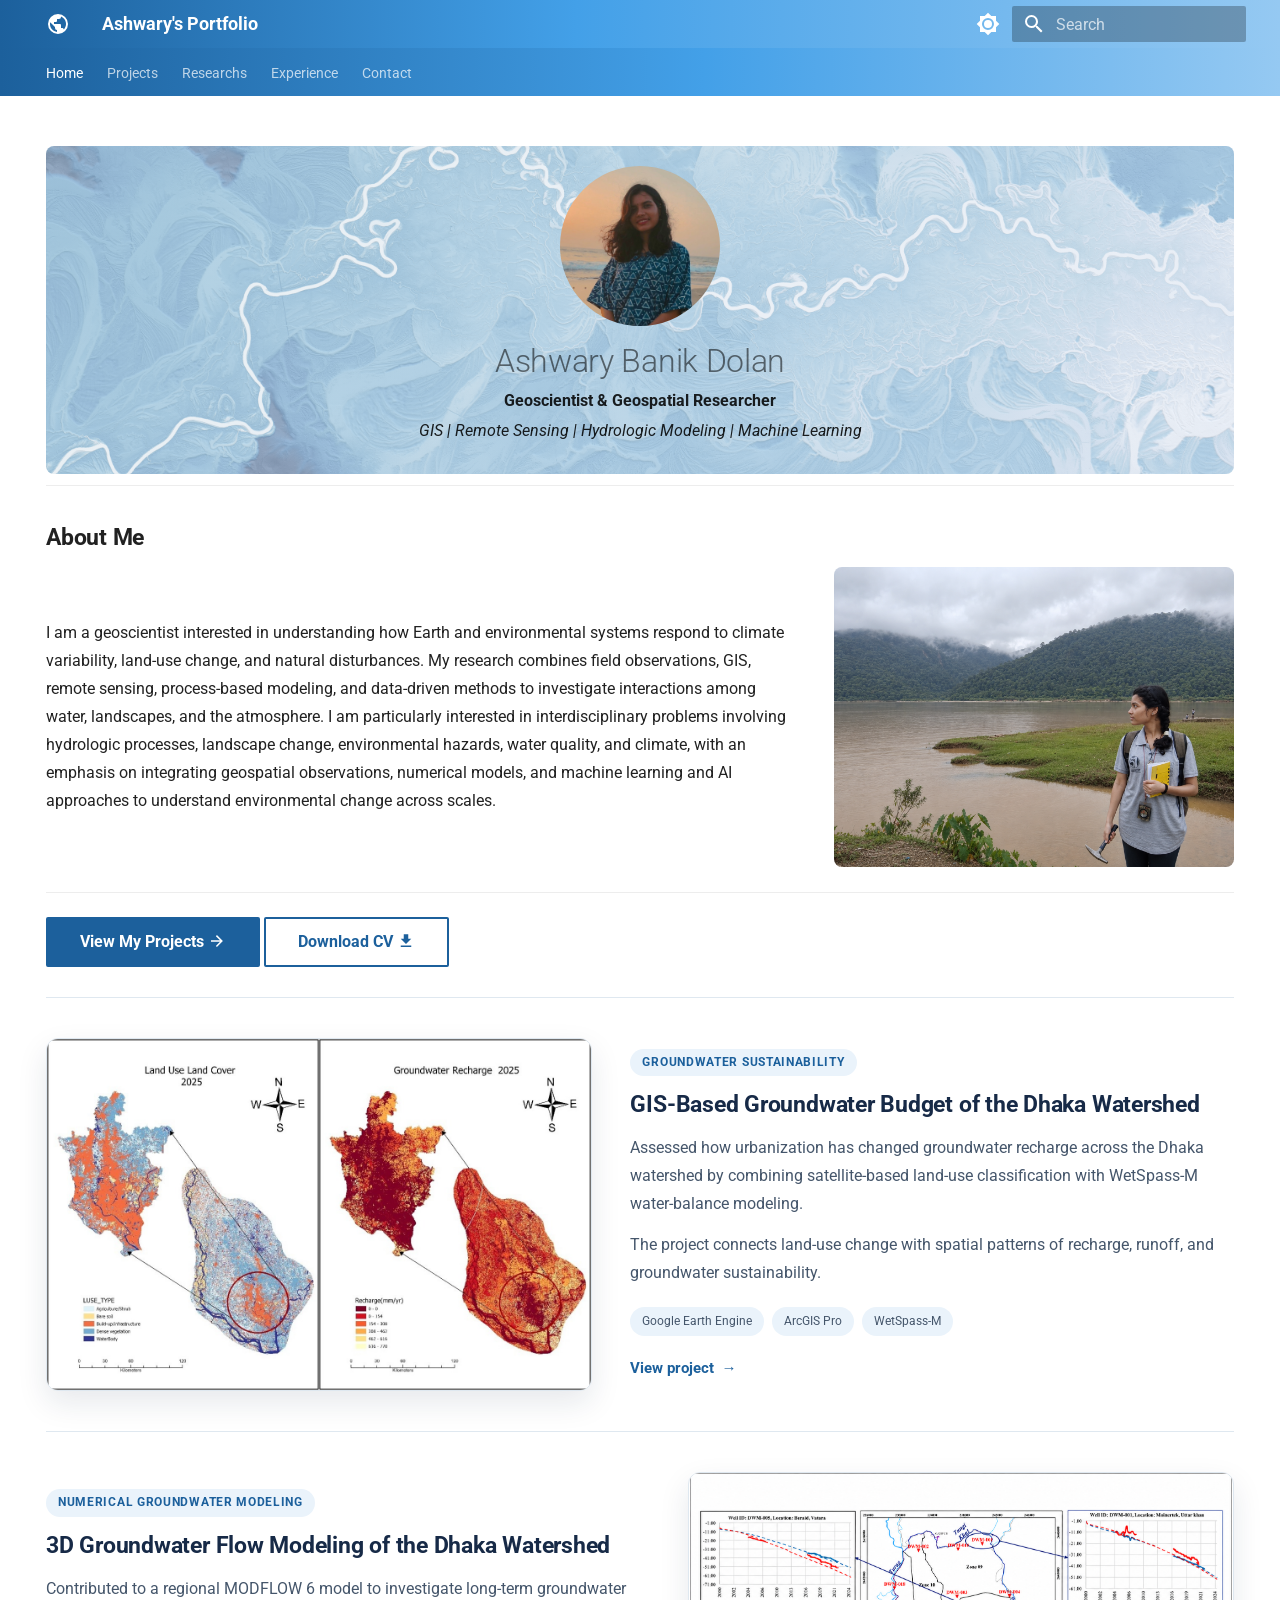
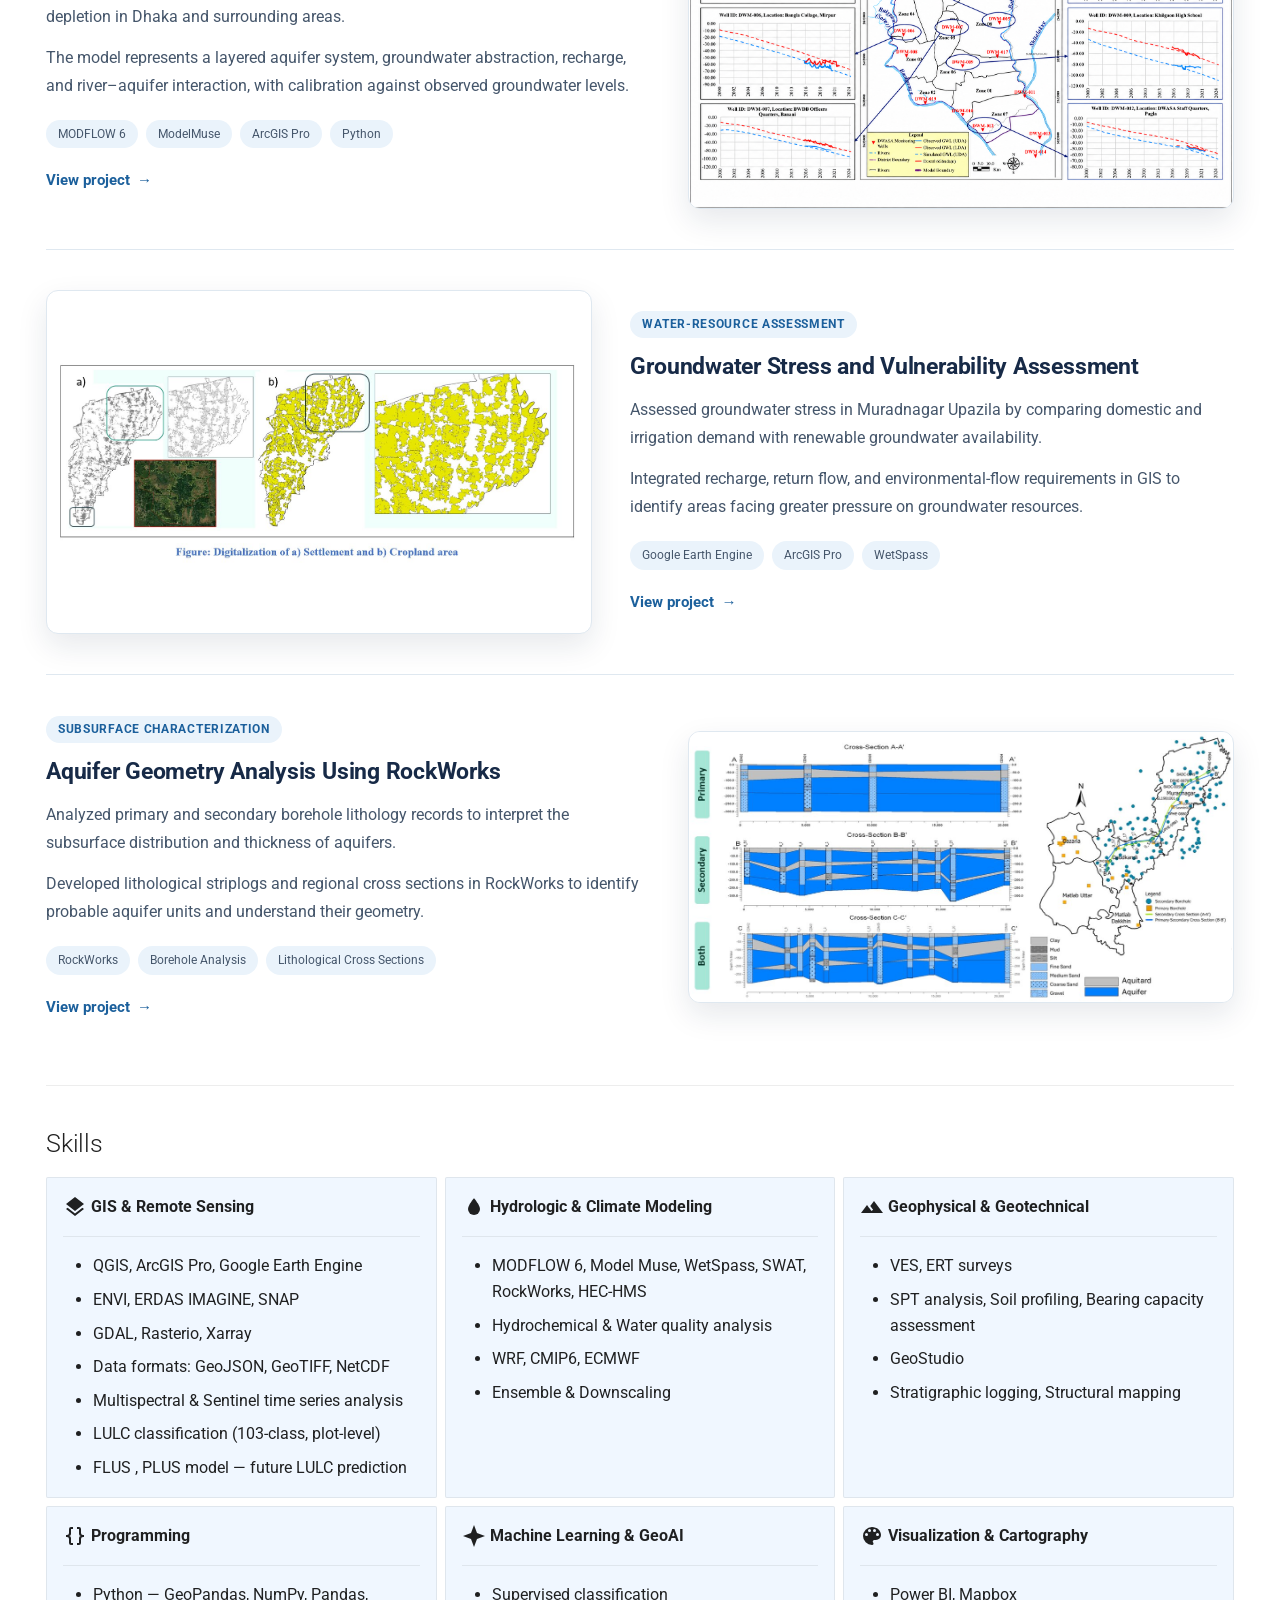
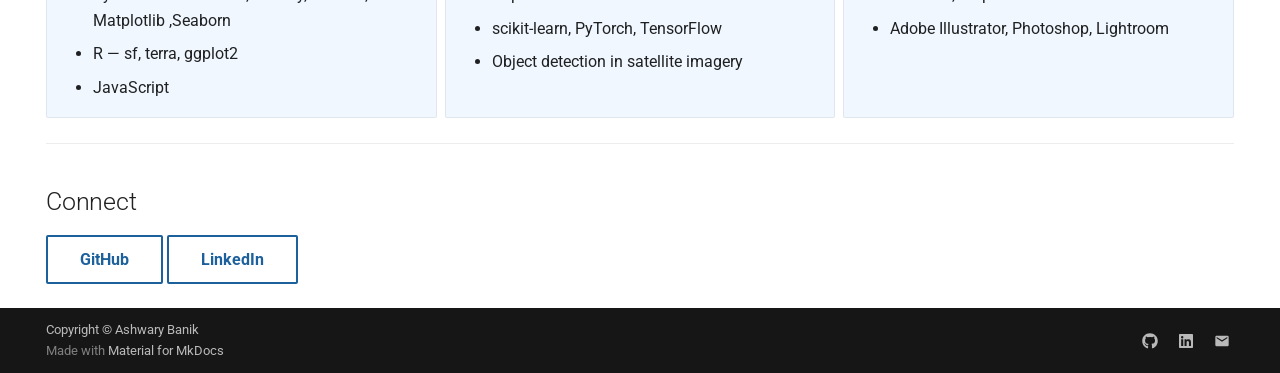
<file: index.html>
<!doctype html>
<html lang="en" class="no-js">
  <head>
    
      <meta charset="utf-8">
      <meta name="viewport" content="width=device-width,initial-scale=1">
      
        <meta name="description" content="Portfolio of [Ashwary Banik] — GIS, Remote Sensing, and Spatial Data Science">
      
      
        <meta name="author" content="[Ashwary Banik]">
      
      
      
      
        <link rel="next" href="projects/">
      
      
        
      
      
      <link rel="icon" href="assets/images/favicon.png">
      <meta name="generator" content="mkdocs-1.6.1, mkdocs-material-9.7.7">
    
    
      
        <title>Ashwary's Portfolio</title>
      
    
    
      <link rel="stylesheet" href="assets/stylesheets/main.ec1eaa64.min.css">
      
        
        <link rel="stylesheet" href="assets/stylesheets/palette.ab4e12ef.min.css">
      
      


    
    
      
    
    
      
        
        
        <link rel="preconnect" href="https://fonts.gstatic.com" crossorigin>
        <link rel="stylesheet" href="https://fonts.googleapis.com/css?family=Roboto:300,300i,400,400i,700,700i%7CRoboto+Mono:400,400i,700,700i&display=fallback">
        <style>:root{--md-text-font:"Roboto";--md-code-font:"Roboto Mono"}</style>
      
    
    
      <link rel="stylesheet" href="assets/css/extra.css">
    
    <script>__md_scope=new URL(".",location),__md_hash=e=>[...e].reduce(((e,_)=>(e<<5)-e+_.charCodeAt(0)),0),__md_get=(e,_=localStorage,t=__md_scope)=>JSON.parse(_.getItem(t.pathname+"."+e)),__md_set=(e,_,t=localStorage,a=__md_scope)=>{try{t.setItem(a.pathname+"."+e,JSON.stringify(_))}catch(e){}}</script>
    
      

    
    
  </head>
  
  
    
    
      
    
    
    
    
    <body dir="ltr" data-md-color-scheme="default" data-md-color-primary="indigo" data-md-color-accent="blue">
  
    
    <input class="md-toggle" data-md-toggle="drawer" type="checkbox" id="__drawer" autocomplete="off">
    <input class="md-toggle" data-md-toggle="search" type="checkbox" id="__search" autocomplete="off">
    <label class="md-overlay" for="__drawer"></label>
    <div data-md-component="skip">
      
        
        <a href="#about-me" class="md-skip">
          Skip to content
        </a>
      
    </div>
    <div data-md-component="announce">
      
    </div>
    
    
      

<header class="md-header" data-md-component="header">
  <nav class="md-header__inner md-grid" aria-label="Header">
    <a href="." title="Ashwary&#39;s Portfolio" class="md-header__button md-logo" aria-label="Ashwary's Portfolio" data-md-component="logo">
      
  
  <svg xmlns="http://www.w3.org/2000/svg" viewBox="0 0 24 24"><path d="M17.9 17.39c-.26-.8-1.01-1.39-1.9-1.39h-1v-3a1 1 0 0 0-1-1H8v-2h2a1 1 0 0 0 1-1V7h2a2 2 0 0 0 2-2v-.41a7.984 7.984 0 0 1 2.9 12.8M11 19.93c-3.95-.49-7-3.85-7-7.93 0-.62.08-1.22.21-1.79L9 15v1a2 2 0 0 0 2 2m1-16A10 10 0 0 0 2 12a10 10 0 0 0 10 10 10 10 0 0 0 10-10A10 10 0 0 0 12 2"/></svg>

    </a>
    <label class="md-header__button md-icon" for="__drawer">
      
      <svg xmlns="http://www.w3.org/2000/svg" viewBox="0 0 24 24"><path d="M3 6h18v2H3zm0 5h18v2H3zm0 5h18v2H3z"/></svg>
    </label>
    <div class="md-header__title" data-md-component="header-title">
      <div class="md-header__ellipsis">
        <div class="md-header__topic">
          <span class="md-ellipsis">
            Ashwary's Portfolio
          </span>
        </div>
        <div class="md-header__topic" data-md-component="header-topic">
          <span class="md-ellipsis">
            
              Home
            
          </span>
        </div>
      </div>
    </div>
    
      
        <form class="md-header__option" data-md-component="palette">
  
    
    
    
    <input class="md-option" data-md-color-media="" data-md-color-scheme="default" data-md-color-primary="indigo" data-md-color-accent="blue"  aria-label="Switch to dark mode"  type="radio" name="__palette" id="__palette_0">
    
      <label class="md-header__button md-icon" title="Switch to dark mode" for="__palette_1" hidden>
        <svg xmlns="http://www.w3.org/2000/svg" viewBox="0 0 24 24"><path d="M12 8a4 4 0 0 0-4 4 4 4 0 0 0 4 4 4 4 0 0 0 4-4 4 4 0 0 0-4-4m0 10a6 6 0 0 1-6-6 6 6 0 0 1 6-6 6 6 0 0 1 6 6 6 6 0 0 1-6 6m8-9.31V4h-4.69L12 .69 8.69 4H4v4.69L.69 12 4 15.31V20h4.69L12 23.31 15.31 20H20v-4.69L23.31 12z"/></svg>
      </label>
    
  
    
    
    
    <input class="md-option" data-md-color-media="" data-md-color-scheme="slate" data-md-color-primary="indigo" data-md-color-accent="blue"  aria-label="Switch to light mode"  type="radio" name="__palette" id="__palette_1">
    
      <label class="md-header__button md-icon" title="Switch to light mode" for="__palette_0" hidden>
        <svg xmlns="http://www.w3.org/2000/svg" viewBox="0 0 24 24"><path d="M12 18c-.89 0-1.74-.2-2.5-.55C11.56 16.5 13 14.42 13 12s-1.44-4.5-3.5-5.45C10.26 6.2 11.11 6 12 6a6 6 0 0 1 6 6 6 6 0 0 1-6 6m8-9.31V4h-4.69L12 .69 8.69 4H4v4.69L.69 12 4 15.31V20h4.69L12 23.31 15.31 20H20v-4.69L23.31 12z"/></svg>
      </label>
    
  
</form>
      
    
    
      <script>var palette=__md_get("__palette");if(palette&&palette.color){if("(prefers-color-scheme)"===palette.color.media){var media=matchMedia("(prefers-color-scheme: light)"),input=document.querySelector(media.matches?"[data-md-color-media='(prefers-color-scheme: light)']":"[data-md-color-media='(prefers-color-scheme: dark)']");palette.color.media=input.getAttribute("data-md-color-media"),palette.color.scheme=input.getAttribute("data-md-color-scheme"),palette.color.primary=input.getAttribute("data-md-color-primary"),palette.color.accent=input.getAttribute("data-md-color-accent")}for(var[key,value]of Object.entries(palette.color))document.body.setAttribute("data-md-color-"+key,value)}</script>
    
    
    
      
      
        <label class="md-header__button md-icon" for="__search">
          
          <svg xmlns="http://www.w3.org/2000/svg" viewBox="0 0 24 24"><path d="M9.5 3A6.5 6.5 0 0 1 16 9.5c0 1.61-.59 3.09-1.56 4.23l.27.27h.79l5 5-1.5 1.5-5-5v-.79l-.27-.27A6.52 6.52 0 0 1 9.5 16 6.5 6.5 0 0 1 3 9.5 6.5 6.5 0 0 1 9.5 3m0 2C7 5 5 7 5 9.5S7 14 9.5 14 14 12 14 9.5 12 5 9.5 5"/></svg>
        </label>
        <div class="md-search" data-md-component="search" role="dialog">
  <label class="md-search__overlay" for="__search"></label>
  <div class="md-search__inner" role="search">
    <form class="md-search__form" name="search">
      <input type="text" class="md-search__input" name="query" aria-label="Search" placeholder="Search" autocapitalize="off" autocorrect="off" autocomplete="off" spellcheck="false" data-md-component="search-query" required>
      <label class="md-search__icon md-icon" for="__search">
        
        <svg xmlns="http://www.w3.org/2000/svg" viewBox="0 0 24 24"><path d="M9.5 3A6.5 6.5 0 0 1 16 9.5c0 1.61-.59 3.09-1.56 4.23l.27.27h.79l5 5-1.5 1.5-5-5v-.79l-.27-.27A6.52 6.52 0 0 1 9.5 16 6.5 6.5 0 0 1 3 9.5 6.5 6.5 0 0 1 9.5 3m0 2C7 5 5 7 5 9.5S7 14 9.5 14 14 12 14 9.5 12 5 9.5 5"/></svg>
        
        <svg xmlns="http://www.w3.org/2000/svg" viewBox="0 0 24 24"><path d="M20 11v2H8l5.5 5.5-1.42 1.42L4.16 12l7.92-7.92L13.5 5.5 8 11z"/></svg>
      </label>
      <nav class="md-search__options" aria-label="Search">
        
        <button type="reset" class="md-search__icon md-icon" title="Clear" aria-label="Clear" tabindex="-1">
          
          <svg xmlns="http://www.w3.org/2000/svg" viewBox="0 0 24 24"><path d="M19 6.41 17.59 5 12 10.59 6.41 5 5 6.41 10.59 12 5 17.59 6.41 19 12 13.41 17.59 19 19 17.59 13.41 12z"/></svg>
        </button>
      </nav>
      
    </form>
    <div class="md-search__output">
      <div class="md-search__scrollwrap" tabindex="0" data-md-scrollfix>
        <div class="md-search-result" data-md-component="search-result">
          <div class="md-search-result__meta">
            Initializing search
          </div>
          <ol class="md-search-result__list" role="presentation"></ol>
        </div>
      </div>
    </div>
  </div>
</div>
      
    
    
  </nav>
  
</header>
    
    <div class="md-container" data-md-component="container">
      
      
        
          
            
<nav class="md-tabs" aria-label="Tabs" data-md-component="tabs">
  <div class="md-grid">
    <ul class="md-tabs__list">
      
        
  
  
  
    
  
  
    <li class="md-tabs__item md-tabs__item--active">
      <a href="." class="md-tabs__link">
        
  
  
    
  
  Home

      </a>
    </li>
  

      
        
  
  
  
  
    
    
      <li class="md-tabs__item">
        <a href="projects/" class="md-tabs__link">
          
  
  
  Projects

        </a>
      </li>
    
  

      
        
  
  
  
  
    <li class="md-tabs__item">
      <a href="publications/" class="md-tabs__link">
        
  
  
    
  
  Researchs

      </a>
    </li>
  

      
        
  
  
  
  
    <li class="md-tabs__item">
      <a href="experience/" class="md-tabs__link">
        
  
  
    
  
  Experience

      </a>
    </li>
  

      
        
  
  
  
  
    <li class="md-tabs__item">
      <a href="contact/" class="md-tabs__link">
        
  
  
    
  
  Contact

      </a>
    </li>
  

      
    </ul>
  </div>
</nav>
          
        
      
      <main class="md-main" data-md-component="main">
        <div class="md-main__inner md-grid">
          
            
              
                
              
              <div class="md-sidebar md-sidebar--primary" data-md-component="sidebar" data-md-type="navigation" hidden>
                <div class="md-sidebar__scrollwrap">
                  <div class="md-sidebar__inner">
                    


  


<nav class="md-nav md-nav--primary md-nav--lifted" aria-label="Navigation" data-md-level="0">
  <label class="md-nav__title" for="__drawer">
    <a href="." title="Ashwary&#39;s Portfolio" class="md-nav__button md-logo" aria-label="Ashwary's Portfolio" data-md-component="logo">
      
  
  <svg xmlns="http://www.w3.org/2000/svg" viewBox="0 0 24 24"><path d="M17.9 17.39c-.26-.8-1.01-1.39-1.9-1.39h-1v-3a1 1 0 0 0-1-1H8v-2h2a1 1 0 0 0 1-1V7h2a2 2 0 0 0 2-2v-.41a7.984 7.984 0 0 1 2.9 12.8M11 19.93c-3.95-.49-7-3.85-7-7.93 0-.62.08-1.22.21-1.79L9 15v1a2 2 0 0 0 2 2m1-16A10 10 0 0 0 2 12a10 10 0 0 0 10 10 10 10 0 0 0 10-10A10 10 0 0 0 12 2"/></svg>

    </a>
    Ashwary's Portfolio
  </label>
  
  <ul class="md-nav__list" data-md-scrollfix>
    
      
      
  
  
    
  
  
  
    <li class="md-nav__item md-nav__item--active">
      
      <input class="md-nav__toggle md-toggle" type="checkbox" id="__toc">
      
      
      
        <label class="md-nav__link md-nav__link--active" for="__toc">
          
  
  
  <span class="md-ellipsis">
    
  
    Home
  

    
  </span>
  
  

          <span class="md-nav__icon md-icon"></span>
        </label>
      
      <a href="." class="md-nav__link md-nav__link--active">
        
  
  
  <span class="md-ellipsis">
    
  
    Home
  

    
  </span>
  
  

      </a>
      
        

<nav class="md-nav md-nav--secondary" aria-label="Table of contents">
  
  
  
  
    <label class="md-nav__title" for="__toc">
      <span class="md-nav__icon md-icon"></span>
      Table of contents
    </label>
    <ul class="md-nav__list" data-md-component="toc" data-md-scrollfix>
      
        <li class="md-nav__item">
  <a href="#about-me" class="md-nav__link">
    <span class="md-ellipsis">
      
        About Me
      
    </span>
  </a>
  
</li>
      
        <li class="md-nav__item">
  <a href="#skills" class="md-nav__link">
    <span class="md-ellipsis">
      
        Skills
      
    </span>
  </a>
  
</li>
      
        <li class="md-nav__item">
  <a href="#connect" class="md-nav__link">
    <span class="md-ellipsis">
      
        Connect
      
    </span>
  </a>
  
</li>
      
    </ul>
  
</nav>
      
    </li>
  

    
      
      
  
  
  
  
    
    
    
    
      
      
    
    
    <li class="md-nav__item md-nav__item--nested">
      
        
        
        <input class="md-nav__toggle md-toggle " type="checkbox" id="__nav_2" >
        
          
          <label class="md-nav__link" for="__nav_2" id="__nav_2_label" tabindex="0">
            
  
  
  <span class="md-ellipsis">
    
  
    Projects
  

    
  </span>
  
  

            <span class="md-nav__icon md-icon"></span>
          </label>
        
        <nav class="md-nav" data-md-level="1" aria-labelledby="__nav_2_label" aria-expanded="false">
          <label class="md-nav__title" for="__nav_2">
            <span class="md-nav__icon md-icon"></span>
            
  
    Projects
  

          </label>
          <ul class="md-nav__list" data-md-scrollfix>
            
              
                
  
  
  
  
    <li class="md-nav__item">
      <a href="projects/" class="md-nav__link">
        
  
  
  <span class="md-ellipsis">
    
  
    All Projects
  

    
  </span>
  
  

      </a>
    </li>
  

              
            
              
                
  
  
  
  
    <li class="md-nav__item">
      <a href="projects/recharge/" class="md-nav__link">
        
  
  
  <span class="md-ellipsis">
    
  
    Evaluation of Groundwater Sustainability
  

    
  </span>
  
  

      </a>
    </li>
  

              
            
              
                
  
  
  
  
    <li class="md-nav__item">
      <a href="projects/dwasa/" class="md-nav__link">
        
  
  
  <span class="md-ellipsis">
    
  
    3D Groundwater Flow Modeling of the Dhaka Watershed
  

    
  </span>
  
  

      </a>
    </li>
  

              
            
              
                
  
  
  
  
    <li class="md-nav__item">
      <a href="projects/gw_stress/" class="md-nav__link">
        
  
  
  <span class="md-ellipsis">
    
  
    Groundwater Stress and Vulnerability Assessment
  

    
  </span>
  
  

      </a>
    </li>
  

              
            
              
                
  
  
  
  
    <li class="md-nav__item">
      <a href="projects/aquifer/" class="md-nav__link">
        
  
  
  <span class="md-ellipsis">
    
  
    Aquifer Geometry Analysis 
  

    
  </span>
  
  

      </a>
    </li>
  

              
            
          </ul>
        </nav>
      
    </li>
  

    
      
      
  
  
  
  
    <li class="md-nav__item">
      <a href="publications/" class="md-nav__link">
        
  
  
  <span class="md-ellipsis">
    
  
    Researchs
  

    
  </span>
  
  

      </a>
    </li>
  

    
      
      
  
  
  
  
    <li class="md-nav__item">
      <a href="experience/" class="md-nav__link">
        
  
  
  <span class="md-ellipsis">
    
  
    Experience
  

    
  </span>
  
  

      </a>
    </li>
  

    
      
      
  
  
  
  
    <li class="md-nav__item">
      <a href="contact/" class="md-nav__link">
        
  
  
  <span class="md-ellipsis">
    
  
    Contact
  

    
  </span>
  
  

      </a>
    </li>
  

    
  </ul>
</nav>
                  </div>
                </div>
              </div>
            
            
              
                
              
              <div class="md-sidebar md-sidebar--secondary" data-md-component="sidebar" data-md-type="toc" hidden>
                <div class="md-sidebar__scrollwrap">
                  <div class="md-sidebar__inner">
                    

<nav class="md-nav md-nav--secondary" aria-label="Table of contents">
  
  
  
  
    <label class="md-nav__title" for="__toc">
      <span class="md-nav__icon md-icon"></span>
      Table of contents
    </label>
    <ul class="md-nav__list" data-md-component="toc" data-md-scrollfix>
      
        <li class="md-nav__item">
  <a href="#about-me" class="md-nav__link">
    <span class="md-ellipsis">
      
        About Me
      
    </span>
  </a>
  
</li>
      
        <li class="md-nav__item">
  <a href="#skills" class="md-nav__link">
    <span class="md-ellipsis">
      
        Skills
      
    </span>
  </a>
  
</li>
      
        <li class="md-nav__item">
  <a href="#connect" class="md-nav__link">
    <span class="md-ellipsis">
      
        Connect
      
    </span>
  </a>
  
</li>
      
    </ul>
  
</nav>
                  </div>
                </div>
              </div>
            
          
          
            <div class="md-content" data-md-component="content">
              
              <article class="md-content__inner md-typeset">
                
                  
  




<!--
CHECKLIST FOR THIS PAGE:
- [ ] Replace [YOUR NAME] with your full name (3 places)
- [ ] Replace [YOUR JOB TITLE] with your current or target role
- [ ] Replace [YOUR TAGLINE] with a short phrase describing your focus
- [ ] Rewrite the About Me paragraph with your own words
- [ ] Replace assets/images/profile.png with your actual photo (keep the filename or update it below)
- [ ] Replace assets/images/about.png with your own image (a field photo, map, or workspace shot)
- [ ] Edit the skill cards to match your actual skills (add, remove, or rename cards as needed)
- [ ] Update GitHub and LinkedIn links in the Connect section
- [ ] Add your CV PDF to docs/assets/ and update the filename in the Download CV button
-->
<!-- Google tag (gtag.js) -->
<script async src="https://www.googletagmanager.com/gtag/js?id=G-T6F3SXP0GK"></script>
<script>
  window.dataLayer = window.dataLayer || [];
  function gtag(){dataLayer.push(arguments);}
  gtag('js', new Date());

  gtag('config', 'G-T6F3SXP0GK');
</script>

<div class="hero">
  <img src="assets/images/profile.png" alt="Ashwary Banik Dolan" class="profile-photo">
  <h1>Ashwary Banik Dolan</h1>
  <p><strong> Geoscientist & Geospatial Researcher </strong></p>
  <p><em>GIS | Remote Sensing | Hydrologic Modeling  | Machine Learning</em></p>
</div>

<hr />
<h2 id="about-me">About Me</h2>
<div class="about-section">
<div class="about-text">
<p>I am a geoscientist interested in understanding how Earth and environmental systems respond to climate variability, land-use change, and natural disturbances. My research combines field observations, GIS, remote sensing, process-based modeling, and data-driven methods to investigate interactions among water, landscapes, and the atmosphere. I am particularly interested in interdisciplinary problems involving hydrologic processes, landscape change, environmental hazards, water quality, and climate, with an emphasis on integrating geospatial observations, numerical models, and machine learning and AI approaches to understand environmental change across scales.</p>
</div>
<div class="about-image">
  <img src="assets/images/about.png" alt="About">
</div>
</div>
<hr />
<p><a class="md-button md-button--primary" href="projects/">View My Projects <span class="twemoji"><svg xmlns="http://www.w3.org/2000/svg" viewBox="0 0 24 24"><path d="M4 11v2h12l-5.5 5.5 1.42 1.42L19.84 12l-7.92-7.92L10.5 5.5 16 11z"/></svg></span></a>
<a class="md-button" href="assets/ashwary-CV.pdf">Download CV <span class="twemoji"><svg xmlns="http://www.w3.org/2000/svg" viewBox="0 0 24 24"><path d="M5 20h14v-2H5m14-9h-4V3H9v6H5l7 7z"/></svg></span></a></p>
<div class="home-research">

  <!-- Project 1: Groundwater sustainability -->

  <a class="home-project" href="projects/recharge/"
   aria-labelledby="home-project-recharge">

  <div class="home-project-image"
       style="position:relative;width:100%;aspect-ratio:1297/838;">

    <img id="project1-image"
         src="assets/images/image-1.jpg"
         alt="Maps from the Dhaka groundwater sustainability study"
         width="1297" height="838"
         style="position:absolute;inset:0;width:100%;height:100%;object-fit:contain;">

  </div>

  <script>
  (() => {
    const image = document.getElementById("project1-image");
    const files = ["image-1.jpg", "image-2.jpg", "placeholder-project.png"];
    let i = 0;

    const timer = setInterval(() => {
      if (!image.isConnected) return clearInterval(timer);
      if (document.getElementById("home-slideshow-pause")?.checked) return;

      i = (i + 1) % files.length;
      image.src = "assets/images/" + files[i];
    }, 1000);
  })();
  </script>
    <div class="home-project-content">
      <span class="home-project-label">Groundwater Sustainability</span>
      <h3 id="home-project-recharge">GIS-Based Groundwater Budget of the Dhaka Watershed</h3>
      <p>Assessed how urbanization has changed groundwater recharge across the Dhaka watershed by combining satellite-based land-use classification with WetSpass-M water-balance modeling.</p>
      <p>The project connects land-use change with spatial patterns of recharge, runoff, and groundwater sustainability.</p>
      <div class="home-project-tags">
        <span>Google Earth Engine</span>
        <span>ArcGIS Pro</span>
        <span>WetSpass-M</span>
      </div>
      <span class="home-project-link">View project <span aria-hidden="true">&rarr;</span></span>
    </div>
  </a>

  <!-- Project 2: Groundwater flow modeling -->

<a class="home-project" href="projects/dwasa/"
   aria-labelledby="home-project-dwasa">

  <div class="home-project-image"
       style="position:relative;width:100%;aspect-ratio:1309/809;">

    <img id="project2-image"
         src="assets/images/image-3.jpg"
         alt="Groundwater flow modeling of the Dhaka watershed"
         width="1309" height="809"
         style="position:absolute;inset:0;width:100%;height:100%;object-fit:contain;">

  </div>

  <script>
  (() => {
    const image = document.getElementById("project2-image");
    const files = ["image-3.jpg", "image-4.png"];
    let i = 0;

    const timer = setInterval(() => {
      if (!image.isConnected) return clearInterval(timer);
      if (document.getElementById("home-slideshow-pause")?.checked) return;

      i = (i + 1) % files.length;
      image.src = "assets/images/" + files[i];
    }, 1000);
  })();
  </script>
    <div class="home-project-content">
      <span class="home-project-label">Numerical Groundwater Modeling</span>
      <h3 id="home-project-dwasa">3D Groundwater Flow Modeling of the Dhaka Watershed</h3>
      <p>Contributed to a regional MODFLOW 6 model to investigate long-term groundwater depletion in Dhaka and surrounding areas.</p>
      <p>The model represents a layered aquifer system, groundwater abstraction, recharge, and river–aquifer interaction, with calibration against observed groundwater levels.</p>
      <div class="home-project-tags">
        <span>MODFLOW 6</span>
        <span>ModelMuse</span>
        <span>ArcGIS Pro</span>
        <span>Python</span>
      </div>
      <span class="home-project-link">View project <span aria-hidden="true">&rarr;</span></span>
    </div>
  </a>

  <!-- Project 3: Groundwater stress -->

 <a class="home-project" href="projects/gw_stress/"
   aria-labelledby="home-project-stress">

  <div class="home-project-image"
       style="position:relative;width:100%;aspect-ratio:1188/748;">

    <img id="project3-image"
         src="assets/images/gw-stress-final.jpg"
         alt="Groundwater stress assessment of Muradnagar Upazila"
         width="1188" height="748"
         style="position:absolute;inset:0;width:100%;height:100%;object-fit:contain;">

  </div>

  <script>
  (() => {
    const image = document.getElementById("project3-image");
    const files = [
      "gw-stress-final.jpg",
      "cropland.jpg",
      "domestic-demand.jpg",
      "irrigation-demand.jpg",
      "total-use.jpg",
      "recharge.jpg"
    ];
    let i = 0;

    const timer = setInterval(() => {
      if (!image.isConnected) return clearInterval(timer);
      if (document.getElementById("home-slideshow-pause")?.checked) return;

      i = (i + 1) % files.length;
      image.src = "assets/images/" + files[i];
    }, 1000);
  })();
  </script>
    <div class="home-project-content">
      <span class="home-project-label">Water-Resource Assessment</span>
      <h3 id="home-project-stress">Groundwater Stress and Vulnerability Assessment</h3>
      <p>Assessed groundwater stress in Muradnagar Upazila by comparing domestic and irrigation demand with renewable groundwater availability.</p>
      <p>Integrated recharge, return flow, and environmental-flow requirements in GIS to identify areas facing greater pressure on groundwater resources.</p>
      <div class="home-project-tags">
        <span>Google Earth Engine</span>
        <span>ArcGIS Pro</span>
        <span>WetSpass</span>
      </div>
      <span class="home-project-link">View project <span aria-hidden="true">&rarr;</span></span>
    </div>
  </a>

  <!-- Project 4: Aquifer geometry -->

<a class="home-project" href="projects/aquifer/"
   aria-labelledby="home-project-aquifer">

  <div class="home-project-image"
       style="position:relative;width:100%;aspect-ratio:1226/611;">
    <img id="project4-image"
         src="assets/images/rockworks-1.jpg"
         alt="Aquifer geometry analysis using RockWorks"
         width="1226" height="611"
         style="position:absolute;inset:0;width:100%;height:100%;object-fit:contain;">
  </div>

  <script>
  (() => {
    const image = document.getElementById("project4-image");
    const files = ["rockworks-1.jpg", "rockworks-2.jpg", "aquifer.jpg"];
    let i = 0;

    const timer = setInterval(() => {
      if (!image.isConnected) return clearInterval(timer);
      if (document.getElementById("home-slideshow-pause")?.checked) return;

      i = (i + 1) % files.length;
      image.src = "assets/images/" + files[i];
    }, 1000);
  })();
  </script>
    <div class="home-project-content">
      <span class="home-project-label">Subsurface Characterization</span>
      <h3 id="home-project-aquifer">Aquifer Geometry Analysis Using RockWorks</h3>
      <p>Analyzed primary and secondary borehole lithology records to interpret the subsurface distribution and thickness of aquifers.</p>
      <p>Developed lithological striplogs and regional cross sections in RockWorks to identify probable aquifer units and understand their geometry.</p>
      <div class="home-project-tags">
        <span>RockWorks</span>
        <span>Borehole Analysis</span>
        <span>Lithological Cross Sections</span>
      </div>
      <span class="home-project-link">View project <span aria-hidden="true">&rarr;</span></span>
    </div>
  </a>

</div>

<hr />
<h2 id="skills">Skills</h2>
<div class="grid cards">
<ul>
<li>
<p><span class="twemoji lg middle"><svg xmlns="http://www.w3.org/2000/svg" viewBox="0 0 24 24"><path d="m12 16 7.36-5.73L21 9l-9-7-9 7 1.63 1.27M12 18.54l-7.38-5.73L3 14.07l9 7 9-7-1.63-1.27z"/></svg></span> <strong>GIS &amp; Remote Sensing</strong></p>
<hr />
<ul>
<li>QGIS, ArcGIS Pro, Google Earth Engine</li>
<li>ENVI, ERDAS IMAGINE, SNAP</li>
<li>GDAL, Rasterio, Xarray </li>
<li>Data formats: GeoJSON, GeoTIFF, NetCDF</li>
<li>Multispectral &amp; Sentinel time series analysis</li>
<li>LULC classification (103-class, plot-level)</li>
<li>FLUS , PLUS model — future LULC prediction</li>
</ul>
</li>
<li>
<p><span class="twemoji lg middle"><svg xmlns="http://www.w3.org/2000/svg" viewBox="0 0 24 24"><path d="M12 20a6 6 0 0 1-6-6c0-4 6-10.75 6-10.75S18 10 18 14a6 6 0 0 1-6 6"/></svg></span> <strong>Hydrologic &amp; Climate Modeling</strong></p>
<hr />
<ul>
<li>MODFLOW 6, Model Muse, WetSpass, SWAT, RockWorks, HEC-HMS</li>
<li>Hydrochemical &amp; Water quality analysis</li>
<li>WRF, CMIP6, ECMWF</li>
<li>Ensemble &amp; Downscaling</li>
</ul>
</li>
<li>
<p><span class="twemoji lg middle"><svg xmlns="http://www.w3.org/2000/svg" viewBox="0 0 24 24"><path d="m14 6-3.75 5 2.85 3.8-1.6 1.2C9.81 13.75 7 10 7 10l-6 8h22z"/></svg></span> <strong>Geophysical &amp; Geotechnical</strong></p>
<hr />
<ul>
<li>VES, ERT surveys</li>
<li>SPT analysis, Soil profiling, Bearing capacity assessment</li>
<li>GeoStudio</li>
<li>Stratigraphic logging, Structural mapping</li>
</ul>
</li>
<li>
<p><span class="twemoji lg middle"><svg xmlns="http://www.w3.org/2000/svg" viewBox="0 0 24 24"><path d="M8 3a2 2 0 0 0-2 2v4a2 2 0 0 1-2 2H3v2h1a2 2 0 0 1 2 2v4a2 2 0 0 0 2 2h2v-2H8v-5a2 2 0 0 0-2-2 2 2 0 0 0 2-2V5h2V3m6 0a2 2 0 0 1 2 2v4a2 2 0 0 0 2 2h1v2h-1a2 2 0 0 0-2 2v4a2 2 0 0 1-2 2h-2v-2h2v-5a2 2 0 0 1 2-2 2 2 0 0 1-2-2V5h-2V3z"/></svg></span> <strong>Programming</strong></p>
<hr />
<ul>
<li>Python — GeoPandas, NumPy, Pandas, Matplotlib ,Seaborn</li>
<li>R — sf, terra, ggplot2</li>
<li>JavaScript</li>
</ul>
</li>
<li>
<p><span class="twemoji lg middle"><svg xmlns="http://www.w3.org/2000/svg" viewBox="0 0 24 24"><path d="M12 1 9 9l-8 3 8 3 3 8 3-8 8-3-8-3z"/></svg></span> <strong>Machine Learning &amp; GeoAI</strong></p>
<hr />
<ul>
<li>Supervised classification </li>
<li>scikit-learn, PyTorch, TensorFlow</li>
<li>Object detection in satellite imagery</li>
</ul>
</li>
<li>
<p><span class="twemoji lg middle"><svg xmlns="http://www.w3.org/2000/svg" viewBox="0 0 24 24"><path d="M17.5 12a1.5 1.5 0 0 1-1.5-1.5A1.5 1.5 0 0 1 17.5 9a1.5 1.5 0 0 1 1.5 1.5 1.5 1.5 0 0 1-1.5 1.5m-3-4A1.5 1.5 0 0 1 13 6.5 1.5 1.5 0 0 1 14.5 5 1.5 1.5 0 0 1 16 6.5 1.5 1.5 0 0 1 14.5 8m-5 0A1.5 1.5 0 0 1 8 6.5 1.5 1.5 0 0 1 9.5 5 1.5 1.5 0 0 1 11 6.5 1.5 1.5 0 0 1 9.5 8m-3 4A1.5 1.5 0 0 1 5 10.5 1.5 1.5 0 0 1 6.5 9 1.5 1.5 0 0 1 8 10.5 1.5 1.5 0 0 1 6.5 12M12 3a9 9 0 0 0-9 9 9 9 0 0 0 9 9 1.5 1.5 0 0 0 1.5-1.5c0-.39-.15-.74-.39-1-.23-.27-.38-.62-.38-1a1.5 1.5 0 0 1 1.5-1.5H16a5 5 0 0 0 5-5c0-4.42-4.03-8-9-8"/></svg></span> <strong>Visualization &amp; Cartography</strong></p>
<hr />
<ul>
<li>Power BI, Mapbox</li>
<li>Adobe Illustrator, Photoshop, Lightroom</li>
</ul>
</li>
</ul>
</div>
<hr />
<h2 id="connect">Connect</h2>
<p><a class="md-button" href="https://github.com/AshwaryBanik">GitHub</a>
<a class="md-button" href="https://linkedin.com/in/ashwarybanik/">LinkedIn</a></p>







  
  




  



                
              </article>
            </div>
          
          
<script>var target=document.getElementById(location.hash.slice(1));target&&target.name&&(target.checked=target.name.startsWith("__tabbed_"))</script>
        </div>
        
          <button type="button" class="md-top md-icon" data-md-component="top" hidden>
  
  <svg xmlns="http://www.w3.org/2000/svg" viewBox="0 0 24 24"><path d="M13 20h-2V8l-5.5 5.5-1.42-1.42L12 4.16l7.92 7.92-1.42 1.42L13 8z"/></svg>
  Back to top
</button>
        
      </main>
      
        <footer class="md-footer">
  
  <div class="md-footer-meta md-typeset">
    <div class="md-footer-meta__inner md-grid">
      <div class="md-copyright">
  
    <div class="md-copyright__highlight">
      Copyright &copy; Ashwary Banik
    </div>
  
  
    Made with
    <a href="https://squidfunk.github.io/mkdocs-material/" target="_blank" rel="noopener">
      Material for MkDocs
    </a>
  
</div>
      
        
<div class="md-social">
  
    
    
    
    
      
      
    
    <a href="https://github.com/AshwaryBanik" target="_blank" rel="noopener" title="github.com" class="md-social__link">
      <svg xmlns="http://www.w3.org/2000/svg" viewBox="0 0 512 512"><!--! Font Awesome Free 7.1.0 by @fontawesome - https://fontawesome.com License - https://fontawesome.com/license/free (Icons: CC BY 4.0, Fonts: SIL OFL 1.1, Code: MIT License) Copyright 2025 Fonticons, Inc.--><path d="M173.9 397.4c0 2-2.3 3.6-5.2 3.6-3.3.3-5.6-1.3-5.6-3.6 0-2 2.3-3.6 5.2-3.6 3-.3 5.6 1.3 5.6 3.6m-31.1-4.5c-.7 2 1.3 4.3 4.3 4.9 2.6 1 5.6 0 6.2-2s-1.3-4.3-4.3-5.2c-2.6-.7-5.5.3-6.2 2.3m44.2-1.7c-2.9.7-4.9 2.6-4.6 4.9.3 2 2.9 3.3 5.9 2.6 2.9-.7 4.9-2.6 4.6-4.6-.3-1.9-3-3.2-5.9-2.9M252.8 8C114.1 8 8 113.3 8 252c0 110.9 69.8 205.8 169.5 239.2 12.8 2.3 17.3-5.6 17.3-12.1 0-6.2-.3-40.4-.3-61.4 0 0-70 15-84.7-29.8 0 0-11.4-29.1-27.8-36.6 0 0-22.9-15.7 1.6-15.4 0 0 24.9 2 38.6 25.8 21.9 38.6 58.6 27.5 72.9 20.9 2.3-16 8.8-27.1 16-33.7-55.9-6.2-112.3-14.3-112.3-110.5 0-27.5 7.6-41.3 23.6-58.9-2.6-6.5-11.1-33.3 2.6-67.9 20.9-6.5 69 27 69 27 20-5.6 41.5-8.5 62.8-8.5s42.8 2.9 62.8 8.5c0 0 48.1-33.6 69-27 13.7 34.7 5.2 61.4 2.6 67.9 16 17.7 25.8 31.5 25.8 58.9 0 96.5-58.9 104.2-114.8 110.5 9.2 7.9 17 22.9 17 46.4 0 33.7-.3 75.4-.3 83.6 0 6.5 4.6 14.4 17.3 12.1C436.2 457.8 504 362.9 504 252 504 113.3 391.5 8 252.8 8M105.2 352.9c-1.3 1-1 3.3.7 5.2 1.6 1.6 3.9 2.3 5.2 1 1.3-1 1-3.3-.7-5.2-1.6-1.6-3.9-2.3-5.2-1m-10.8-8.1c-.7 1.3.3 2.9 2.3 3.9 1.6 1 3.6.7 4.3-.7.7-1.3-.3-2.9-2.3-3.9-2-.6-3.6-.3-4.3.7m32.4 35.6c-1.6 1.3-1 4.3 1.3 6.2 2.3 2.3 5.2 2.6 6.5 1 1.3-1.3.7-4.3-1.3-6.2-2.2-2.3-5.2-2.6-6.5-1m-11.4-14.7c-1.6 1-1.6 3.6 0 5.9s4.3 3.3 5.6 2.3c1.6-1.3 1.6-3.9 0-6.2-1.4-2.3-4-3.3-5.6-2"/></svg>
    </a>
  
    
    
    
    
      
      
    
    <a href="https://linkedin.com/in/ashwarybanik/" target="_blank" rel="noopener" title="linkedin.com" class="md-social__link">
      <svg xmlns="http://www.w3.org/2000/svg" viewBox="0 0 448 512"><!--! Font Awesome Free 7.1.0 by @fontawesome - https://fontawesome.com License - https://fontawesome.com/license/free (Icons: CC BY 4.0, Fonts: SIL OFL 1.1, Code: MIT License) Copyright 2025 Fonticons, Inc.--><path d="M416 32H31.9C14.3 32 0 46.5 0 64.3v383.4C0 465.5 14.3 480 31.9 480H416c17.6 0 32-14.5 32-32.3V64.3c0-17.8-14.4-32.3-32-32.3M135.4 416H69V202.2h66.5V416zM102.2 96a38.5 38.5 0 1 1 0 77 38.5 38.5 0 1 1 0-77m282.1 320h-66.4V312c0-24.8-.5-56.7-34.5-56.7-34.6 0-39.9 27-39.9 54.9V416h-66.4V202.2h63.7v29.2h.9c8.9-16.8 30.6-34.5 62.9-34.5 67.2 0 79.7 44.3 79.7 101.9z"/></svg>
    </a>
  
    
    
    
    
    <a href="mailto:ashwarybanik@gmail.com" target="_blank" rel="noopener" title="" class="md-social__link">
      <svg xmlns="http://www.w3.org/2000/svg" viewBox="0 0 24 24"><path d="m20 8-8 5-8-5V6l8 5 8-5m0-2H4c-1.11 0-2 .89-2 2v12a2 2 0 0 0 2 2h16a2 2 0 0 0 2-2V6a2 2 0 0 0-2-2"/></svg>
    </a>
  
</div>
      
    </div>
  </div>
</footer>
      
    </div>
    <div class="md-dialog" data-md-component="dialog">
      <div class="md-dialog__inner md-typeset"></div>
    </div>
    
    
    
      
      
      <script id="__config" type="application/json">{"annotate": null, "base": ".", "features": ["navigation.tabs", "navigation.top", "content.code.copy"], "search": "assets/javascripts/workers/search.2c215733.min.js", "tags": null, "translations": {"clipboard.copied": "Copied to clipboard", "clipboard.copy": "Copy to clipboard", "search.result.more.one": "1 more on this page", "search.result.more.other": "# more on this page", "search.result.none": "No matching documents", "search.result.one": "1 matching document", "search.result.other": "# matching documents", "search.result.placeholder": "Type to start searching", "search.result.term.missing": "Missing", "select.version": "Select version"}, "version": null}</script>
    
    
      <script src="assets/javascripts/bundle.d7400e89.min.js"></script>
      
    
  </body>
</html>
</file>
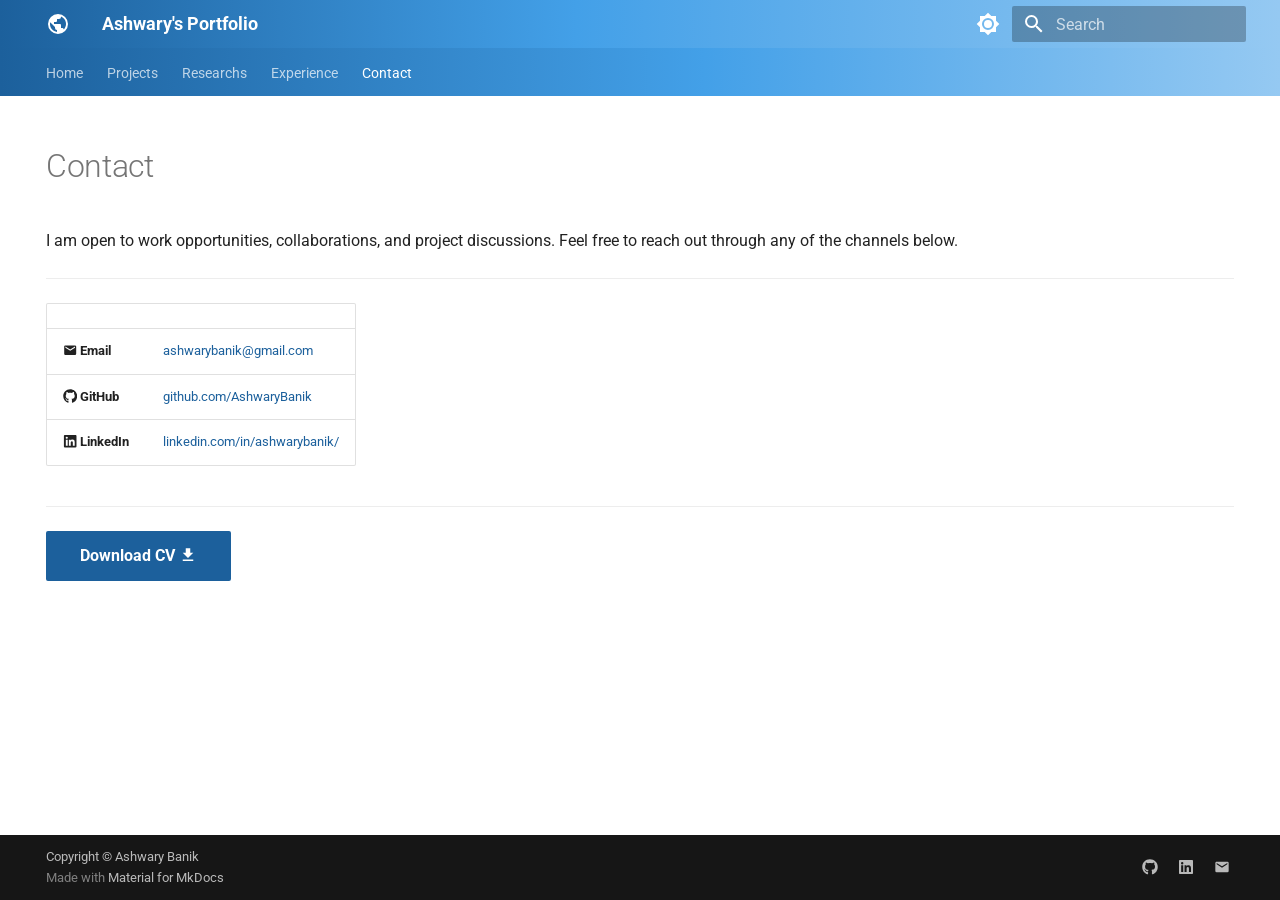
<file: contact/index.html>
<!doctype html>
<html lang="en" class="no-js">
  <head>
    
      <meta charset="utf-8">
      <meta name="viewport" content="width=device-width,initial-scale=1">
      
        <meta name="description" content="Portfolio of [Ashwary Banik] — GIS, Remote Sensing, and Spatial Data Science">
      
      
        <meta name="author" content="[Ashwary Banik]">
      
      
      
        <link rel="prev" href="../experience/">
      
      
      
        
      
      
      <link rel="icon" href="../assets/images/favicon.png">
      <meta name="generator" content="mkdocs-1.6.1, mkdocs-material-9.7.7">
    
    
      
        <title>Contact - Ashwary's Portfolio</title>
      
    
    
      <link rel="stylesheet" href="../assets/stylesheets/main.ec1eaa64.min.css">
      
        
        <link rel="stylesheet" href="../assets/stylesheets/palette.ab4e12ef.min.css">
      
      


    
    
      
    
    
      
        
        
        <link rel="preconnect" href="https://fonts.gstatic.com" crossorigin>
        <link rel="stylesheet" href="https://fonts.googleapis.com/css?family=Roboto:300,300i,400,400i,700,700i%7CRoboto+Mono:400,400i,700,700i&display=fallback">
        <style>:root{--md-text-font:"Roboto";--md-code-font:"Roboto Mono"}</style>
      
    
    
      <link rel="stylesheet" href="../assets/css/extra.css">
    
    <script>__md_scope=new URL("..",location),__md_hash=e=>[...e].reduce(((e,_)=>(e<<5)-e+_.charCodeAt(0)),0),__md_get=(e,_=localStorage,t=__md_scope)=>JSON.parse(_.getItem(t.pathname+"."+e)),__md_set=(e,_,t=localStorage,a=__md_scope)=>{try{t.setItem(a.pathname+"."+e,JSON.stringify(_))}catch(e){}}</script>
    
      

    
    
  </head>
  
  
    
    
      
    
    
    
    
    <body dir="ltr" data-md-color-scheme="default" data-md-color-primary="indigo" data-md-color-accent="blue">
  
    
    <input class="md-toggle" data-md-toggle="drawer" type="checkbox" id="__drawer" autocomplete="off">
    <input class="md-toggle" data-md-toggle="search" type="checkbox" id="__search" autocomplete="off">
    <label class="md-overlay" for="__drawer"></label>
    <div data-md-component="skip">
      
        
        <a href="#contact" class="md-skip">
          Skip to content
        </a>
      
    </div>
    <div data-md-component="announce">
      
    </div>
    
    
      

<header class="md-header" data-md-component="header">
  <nav class="md-header__inner md-grid" aria-label="Header">
    <a href=".." title="Ashwary&#39;s Portfolio" class="md-header__button md-logo" aria-label="Ashwary's Portfolio" data-md-component="logo">
      
  
  <svg xmlns="http://www.w3.org/2000/svg" viewBox="0 0 24 24"><path d="M17.9 17.39c-.26-.8-1.01-1.39-1.9-1.39h-1v-3a1 1 0 0 0-1-1H8v-2h2a1 1 0 0 0 1-1V7h2a2 2 0 0 0 2-2v-.41a7.984 7.984 0 0 1 2.9 12.8M11 19.93c-3.95-.49-7-3.85-7-7.93 0-.62.08-1.22.21-1.79L9 15v1a2 2 0 0 0 2 2m1-16A10 10 0 0 0 2 12a10 10 0 0 0 10 10 10 10 0 0 0 10-10A10 10 0 0 0 12 2"/></svg>

    </a>
    <label class="md-header__button md-icon" for="__drawer">
      
      <svg xmlns="http://www.w3.org/2000/svg" viewBox="0 0 24 24"><path d="M3 6h18v2H3zm0 5h18v2H3zm0 5h18v2H3z"/></svg>
    </label>
    <div class="md-header__title" data-md-component="header-title">
      <div class="md-header__ellipsis">
        <div class="md-header__topic">
          <span class="md-ellipsis">
            Ashwary's Portfolio
          </span>
        </div>
        <div class="md-header__topic" data-md-component="header-topic">
          <span class="md-ellipsis">
            
              Contact
            
          </span>
        </div>
      </div>
    </div>
    
      
        <form class="md-header__option" data-md-component="palette">
  
    
    
    
    <input class="md-option" data-md-color-media="" data-md-color-scheme="default" data-md-color-primary="indigo" data-md-color-accent="blue"  aria-label="Switch to dark mode"  type="radio" name="__palette" id="__palette_0">
    
      <label class="md-header__button md-icon" title="Switch to dark mode" for="__palette_1" hidden>
        <svg xmlns="http://www.w3.org/2000/svg" viewBox="0 0 24 24"><path d="M12 8a4 4 0 0 0-4 4 4 4 0 0 0 4 4 4 4 0 0 0 4-4 4 4 0 0 0-4-4m0 10a6 6 0 0 1-6-6 6 6 0 0 1 6-6 6 6 0 0 1 6 6 6 6 0 0 1-6 6m8-9.31V4h-4.69L12 .69 8.69 4H4v4.69L.69 12 4 15.31V20h4.69L12 23.31 15.31 20H20v-4.69L23.31 12z"/></svg>
      </label>
    
  
    
    
    
    <input class="md-option" data-md-color-media="" data-md-color-scheme="slate" data-md-color-primary="indigo" data-md-color-accent="blue"  aria-label="Switch to light mode"  type="radio" name="__palette" id="__palette_1">
    
      <label class="md-header__button md-icon" title="Switch to light mode" for="__palette_0" hidden>
        <svg xmlns="http://www.w3.org/2000/svg" viewBox="0 0 24 24"><path d="M12 18c-.89 0-1.74-.2-2.5-.55C11.56 16.5 13 14.42 13 12s-1.44-4.5-3.5-5.45C10.26 6.2 11.11 6 12 6a6 6 0 0 1 6 6 6 6 0 0 1-6 6m8-9.31V4h-4.69L12 .69 8.69 4H4v4.69L.69 12 4 15.31V20h4.69L12 23.31 15.31 20H20v-4.69L23.31 12z"/></svg>
      </label>
    
  
</form>
      
    
    
      <script>var palette=__md_get("__palette");if(palette&&palette.color){if("(prefers-color-scheme)"===palette.color.media){var media=matchMedia("(prefers-color-scheme: light)"),input=document.querySelector(media.matches?"[data-md-color-media='(prefers-color-scheme: light)']":"[data-md-color-media='(prefers-color-scheme: dark)']");palette.color.media=input.getAttribute("data-md-color-media"),palette.color.scheme=input.getAttribute("data-md-color-scheme"),palette.color.primary=input.getAttribute("data-md-color-primary"),palette.color.accent=input.getAttribute("data-md-color-accent")}for(var[key,value]of Object.entries(palette.color))document.body.setAttribute("data-md-color-"+key,value)}</script>
    
    
    
      
      
        <label class="md-header__button md-icon" for="__search">
          
          <svg xmlns="http://www.w3.org/2000/svg" viewBox="0 0 24 24"><path d="M9.5 3A6.5 6.5 0 0 1 16 9.5c0 1.61-.59 3.09-1.56 4.23l.27.27h.79l5 5-1.5 1.5-5-5v-.79l-.27-.27A6.52 6.52 0 0 1 9.5 16 6.5 6.5 0 0 1 3 9.5 6.5 6.5 0 0 1 9.5 3m0 2C7 5 5 7 5 9.5S7 14 9.5 14 14 12 14 9.5 12 5 9.5 5"/></svg>
        </label>
        <div class="md-search" data-md-component="search" role="dialog">
  <label class="md-search__overlay" for="__search"></label>
  <div class="md-search__inner" role="search">
    <form class="md-search__form" name="search">
      <input type="text" class="md-search__input" name="query" aria-label="Search" placeholder="Search" autocapitalize="off" autocorrect="off" autocomplete="off" spellcheck="false" data-md-component="search-query" required>
      <label class="md-search__icon md-icon" for="__search">
        
        <svg xmlns="http://www.w3.org/2000/svg" viewBox="0 0 24 24"><path d="M9.5 3A6.5 6.5 0 0 1 16 9.5c0 1.61-.59 3.09-1.56 4.23l.27.27h.79l5 5-1.5 1.5-5-5v-.79l-.27-.27A6.52 6.52 0 0 1 9.5 16 6.5 6.5 0 0 1 3 9.5 6.5 6.5 0 0 1 9.5 3m0 2C7 5 5 7 5 9.5S7 14 9.5 14 14 12 14 9.5 12 5 9.5 5"/></svg>
        
        <svg xmlns="http://www.w3.org/2000/svg" viewBox="0 0 24 24"><path d="M20 11v2H8l5.5 5.5-1.42 1.42L4.16 12l7.92-7.92L13.5 5.5 8 11z"/></svg>
      </label>
      <nav class="md-search__options" aria-label="Search">
        
        <button type="reset" class="md-search__icon md-icon" title="Clear" aria-label="Clear" tabindex="-1">
          
          <svg xmlns="http://www.w3.org/2000/svg" viewBox="0 0 24 24"><path d="M19 6.41 17.59 5 12 10.59 6.41 5 5 6.41 10.59 12 5 17.59 6.41 19 12 13.41 17.59 19 19 17.59 13.41 12z"/></svg>
        </button>
      </nav>
      
    </form>
    <div class="md-search__output">
      <div class="md-search__scrollwrap" tabindex="0" data-md-scrollfix>
        <div class="md-search-result" data-md-component="search-result">
          <div class="md-search-result__meta">
            Initializing search
          </div>
          <ol class="md-search-result__list" role="presentation"></ol>
        </div>
      </div>
    </div>
  </div>
</div>
      
    
    
  </nav>
  
</header>
    
    <div class="md-container" data-md-component="container">
      
      
        
          
            
<nav class="md-tabs" aria-label="Tabs" data-md-component="tabs">
  <div class="md-grid">
    <ul class="md-tabs__list">
      
        
  
  
  
  
    <li class="md-tabs__item">
      <a href=".." class="md-tabs__link">
        
  
  
    
  
  Home

      </a>
    </li>
  

      
        
  
  
  
  
    
    
      <li class="md-tabs__item">
        <a href="../projects/" class="md-tabs__link">
          
  
  
  Projects

        </a>
      </li>
    
  

      
        
  
  
  
  
    <li class="md-tabs__item">
      <a href="../publications/" class="md-tabs__link">
        
  
  
    
  
  Researchs

      </a>
    </li>
  

      
        
  
  
  
  
    <li class="md-tabs__item">
      <a href="../experience/" class="md-tabs__link">
        
  
  
    
  
  Experience

      </a>
    </li>
  

      
        
  
  
  
    
  
  
    <li class="md-tabs__item md-tabs__item--active">
      <a href="./" class="md-tabs__link">
        
  
  
    
  
  Contact

      </a>
    </li>
  

      
    </ul>
  </div>
</nav>
          
        
      
      <main class="md-main" data-md-component="main">
        <div class="md-main__inner md-grid">
          
            
              
                
              
              <div class="md-sidebar md-sidebar--primary" data-md-component="sidebar" data-md-type="navigation" hidden>
                <div class="md-sidebar__scrollwrap">
                  <div class="md-sidebar__inner">
                    


  


<nav class="md-nav md-nav--primary md-nav--lifted" aria-label="Navigation" data-md-level="0">
  <label class="md-nav__title" for="__drawer">
    <a href=".." title="Ashwary&#39;s Portfolio" class="md-nav__button md-logo" aria-label="Ashwary's Portfolio" data-md-component="logo">
      
  
  <svg xmlns="http://www.w3.org/2000/svg" viewBox="0 0 24 24"><path d="M17.9 17.39c-.26-.8-1.01-1.39-1.9-1.39h-1v-3a1 1 0 0 0-1-1H8v-2h2a1 1 0 0 0 1-1V7h2a2 2 0 0 0 2-2v-.41a7.984 7.984 0 0 1 2.9 12.8M11 19.93c-3.95-.49-7-3.85-7-7.93 0-.62.08-1.22.21-1.79L9 15v1a2 2 0 0 0 2 2m1-16A10 10 0 0 0 2 12a10 10 0 0 0 10 10 10 10 0 0 0 10-10A10 10 0 0 0 12 2"/></svg>

    </a>
    Ashwary's Portfolio
  </label>
  
  <ul class="md-nav__list" data-md-scrollfix>
    
      
      
  
  
  
  
    <li class="md-nav__item">
      <a href=".." class="md-nav__link">
        
  
  
  <span class="md-ellipsis">
    
  
    Home
  

    
  </span>
  
  

      </a>
    </li>
  

    
      
      
  
  
  
  
    
    
    
    
      
      
    
    
    <li class="md-nav__item md-nav__item--nested">
      
        
        
        <input class="md-nav__toggle md-toggle " type="checkbox" id="__nav_2" >
        
          
          <label class="md-nav__link" for="__nav_2" id="__nav_2_label" tabindex="0">
            
  
  
  <span class="md-ellipsis">
    
  
    Projects
  

    
  </span>
  
  

            <span class="md-nav__icon md-icon"></span>
          </label>
        
        <nav class="md-nav" data-md-level="1" aria-labelledby="__nav_2_label" aria-expanded="false">
          <label class="md-nav__title" for="__nav_2">
            <span class="md-nav__icon md-icon"></span>
            
  
    Projects
  

          </label>
          <ul class="md-nav__list" data-md-scrollfix>
            
              
                
  
  
  
  
    <li class="md-nav__item">
      <a href="../projects/" class="md-nav__link">
        
  
  
  <span class="md-ellipsis">
    
  
    All Projects
  

    
  </span>
  
  

      </a>
    </li>
  

              
            
              
                
  
  
  
  
    <li class="md-nav__item">
      <a href="../projects/recharge/" class="md-nav__link">
        
  
  
  <span class="md-ellipsis">
    
  
    Evaluation of Groundwater Sustainability
  

    
  </span>
  
  

      </a>
    </li>
  

              
            
              
                
  
  
  
  
    <li class="md-nav__item">
      <a href="../projects/dwasa/" class="md-nav__link">
        
  
  
  <span class="md-ellipsis">
    
  
    3D Groundwater Flow Modeling of the Dhaka Watershed
  

    
  </span>
  
  

      </a>
    </li>
  

              
            
              
                
  
  
  
  
    <li class="md-nav__item">
      <a href="../projects/gw_stress/" class="md-nav__link">
        
  
  
  <span class="md-ellipsis">
    
  
    Groundwater Stress and Vulnerability Assessment
  

    
  </span>
  
  

      </a>
    </li>
  

              
            
              
                
  
  
  
  
    <li class="md-nav__item">
      <a href="../projects/aquifer/" class="md-nav__link">
        
  
  
  <span class="md-ellipsis">
    
  
    Aquifer Geometry Analysis 
  

    
  </span>
  
  

      </a>
    </li>
  

              
            
          </ul>
        </nav>
      
    </li>
  

    
      
      
  
  
  
  
    <li class="md-nav__item">
      <a href="../publications/" class="md-nav__link">
        
  
  
  <span class="md-ellipsis">
    
  
    Researchs
  

    
  </span>
  
  

      </a>
    </li>
  

    
      
      
  
  
  
  
    <li class="md-nav__item">
      <a href="../experience/" class="md-nav__link">
        
  
  
  <span class="md-ellipsis">
    
  
    Experience
  

    
  </span>
  
  

      </a>
    </li>
  

    
      
      
  
  
    
  
  
  
    <li class="md-nav__item md-nav__item--active">
      
      <input class="md-nav__toggle md-toggle" type="checkbox" id="__toc">
      
      
        
      
      
      <a href="./" class="md-nav__link md-nav__link--active">
        
  
  
  <span class="md-ellipsis">
    
  
    Contact
  

    
  </span>
  
  

      </a>
      
    </li>
  

    
  </ul>
</nav>
                  </div>
                </div>
              </div>
            
            
              
                
              
              <div class="md-sidebar md-sidebar--secondary" data-md-component="sidebar" data-md-type="toc" hidden>
                <div class="md-sidebar__scrollwrap">
                  <div class="md-sidebar__inner">
                    

<nav class="md-nav md-nav--secondary" aria-label="Table of contents">
  
  
  
    
  
  
</nav>
                  </div>
                </div>
              </div>
            
          
          
            <div class="md-content" data-md-component="content">
              
              <article class="md-content__inner md-typeset">
                
                  
  




<!--
CHECKLIST FOR THIS PAGE:
- [ ] Replace [YOUR-EMAIL-ADDRESS] with your actual email
- [ ] Replace [YOUR-GITHUB-USERNAME] with your GitHub username
- [ ] Replace [YOUR-LINKEDIN-USERNAME] with your LinkedIn username
- [ ] Replace [YOUR-NAME] in the CV link with the actual filename of your PDF
- [ ] Delete the Twitter/X row if you don't use it
- [ ] Delete the ResearchGate row if not applicable
-->

<h1 id="contact">Contact</h1>
<p>I am open to work opportunities, collaborations, and project discussions.
Feel free to reach out through any of the channels below.</p>
<hr />
<table>
<thead>
<tr>
<th></th>
<th></th>
</tr>
</thead>
<tbody>
<tr>
<td><span class="twemoji"><svg xmlns="http://www.w3.org/2000/svg" viewBox="0 0 24 24"><path d="m20 8-8 5-8-5V6l8 5 8-5m0-2H4c-1.11 0-2 .89-2 2v12a2 2 0 0 0 2 2h16a2 2 0 0 0 2-2V6a2 2 0 0 0-2-2"/></svg></span> <strong>Email</strong></td>
<td><a href="mailto:[ashwarybanik@gmail.com]">ashwarybanik@gmail.com</a></td>
</tr>
<tr>
<td><span class="twemoji"><svg xmlns="http://www.w3.org/2000/svg" viewBox="0 0 512 512"><!--! Font Awesome Free 7.1.0 by @fontawesome - https://fontawesome.com License - https://fontawesome.com/license/free (Icons: CC BY 4.0, Fonts: SIL OFL 1.1, Code: MIT License) Copyright 2025 Fonticons, Inc.--><path d="M173.9 397.4c0 2-2.3 3.6-5.2 3.6-3.3.3-5.6-1.3-5.6-3.6 0-2 2.3-3.6 5.2-3.6 3-.3 5.6 1.3 5.6 3.6m-31.1-4.5c-.7 2 1.3 4.3 4.3 4.9 2.6 1 5.6 0 6.2-2s-1.3-4.3-4.3-5.2c-2.6-.7-5.5.3-6.2 2.3m44.2-1.7c-2.9.7-4.9 2.6-4.6 4.9.3 2 2.9 3.3 5.9 2.6 2.9-.7 4.9-2.6 4.6-4.6-.3-1.9-3-3.2-5.9-2.9M252.8 8C114.1 8 8 113.3 8 252c0 110.9 69.8 205.8 169.5 239.2 12.8 2.3 17.3-5.6 17.3-12.1 0-6.2-.3-40.4-.3-61.4 0 0-70 15-84.7-29.8 0 0-11.4-29.1-27.8-36.6 0 0-22.9-15.7 1.6-15.4 0 0 24.9 2 38.6 25.8 21.9 38.6 58.6 27.5 72.9 20.9 2.3-16 8.8-27.1 16-33.7-55.9-6.2-112.3-14.3-112.3-110.5 0-27.5 7.6-41.3 23.6-58.9-2.6-6.5-11.1-33.3 2.6-67.9 20.9-6.5 69 27 69 27 20-5.6 41.5-8.5 62.8-8.5s42.8 2.9 62.8 8.5c0 0 48.1-33.6 69-27 13.7 34.7 5.2 61.4 2.6 67.9 16 17.7 25.8 31.5 25.8 58.9 0 96.5-58.9 104.2-114.8 110.5 9.2 7.9 17 22.9 17 46.4 0 33.7-.3 75.4-.3 83.6 0 6.5 4.6 14.4 17.3 12.1C436.2 457.8 504 362.9 504 252 504 113.3 391.5 8 252.8 8M105.2 352.9c-1.3 1-1 3.3.7 5.2 1.6 1.6 3.9 2.3 5.2 1 1.3-1 1-3.3-.7-5.2-1.6-1.6-3.9-2.3-5.2-1m-10.8-8.1c-.7 1.3.3 2.9 2.3 3.9 1.6 1 3.6.7 4.3-.7.7-1.3-.3-2.9-2.3-3.9-2-.6-3.6-.3-4.3.7m32.4 35.6c-1.6 1.3-1 4.3 1.3 6.2 2.3 2.3 5.2 2.6 6.5 1 1.3-1.3.7-4.3-1.3-6.2-2.2-2.3-5.2-2.6-6.5-1m-11.4-14.7c-1.6 1-1.6 3.6 0 5.9s4.3 3.3 5.6 2.3c1.6-1.3 1.6-3.9 0-6.2-1.4-2.3-4-3.3-5.6-2"/></svg></span> <strong>GitHub</strong></td>
<td><a href="https://github.com/AshwaryBanik">github.com/AshwaryBanik</a></td>
</tr>
<tr>
<td><span class="twemoji"><svg xmlns="http://www.w3.org/2000/svg" viewBox="0 0 448 512"><!--! Font Awesome Free 7.1.0 by @fontawesome - https://fontawesome.com License - https://fontawesome.com/license/free (Icons: CC BY 4.0, Fonts: SIL OFL 1.1, Code: MIT License) Copyright 2025 Fonticons, Inc.--><path d="M416 32H31.9C14.3 32 0 46.5 0 64.3v383.4C0 465.5 14.3 480 31.9 480H416c17.6 0 32-14.5 32-32.3V64.3c0-17.8-14.4-32.3-32-32.3M135.4 416H69V202.2h66.5V416zM102.2 96a38.5 38.5 0 1 1 0 77 38.5 38.5 0 1 1 0-77m282.1 320h-66.4V312c0-24.8-.5-56.7-34.5-56.7-34.6 0-39.9 27-39.9 54.9V416h-66.4V202.2h63.7v29.2h.9c8.9-16.8 30.6-34.5 62.9-34.5 67.2 0 79.7 44.3 79.7 101.9z"/></svg></span> <strong>LinkedIn</strong></td>
<td><a href="https://linkedin.com/in/ashwarybanik/">linkedin.com/in/ashwarybanik/</a></td>
</tr>
</tbody>
</table>
<hr />
<p><a class="md-button md-button--primary" href="assets/[YOUR-NAME]-CV.pdf">Download CV <span class="twemoji"><svg xmlns="http://www.w3.org/2000/svg" viewBox="0 0 24 24"><path d="M5 20h14v-2H5m14-9h-4V3H9v6H5l7 7z"/></svg></span></a></p>







  
  




  



                
              </article>
            </div>
          
          
<script>var target=document.getElementById(location.hash.slice(1));target&&target.name&&(target.checked=target.name.startsWith("__tabbed_"))</script>
        </div>
        
          <button type="button" class="md-top md-icon" data-md-component="top" hidden>
  
  <svg xmlns="http://www.w3.org/2000/svg" viewBox="0 0 24 24"><path d="M13 20h-2V8l-5.5 5.5-1.42-1.42L12 4.16l7.92 7.92-1.42 1.42L13 8z"/></svg>
  Back to top
</button>
        
      </main>
      
        <footer class="md-footer">
  
  <div class="md-footer-meta md-typeset">
    <div class="md-footer-meta__inner md-grid">
      <div class="md-copyright">
  
    <div class="md-copyright__highlight">
      Copyright &copy; Ashwary Banik
    </div>
  
  
    Made with
    <a href="https://squidfunk.github.io/mkdocs-material/" target="_blank" rel="noopener">
      Material for MkDocs
    </a>
  
</div>
      
        
<div class="md-social">
  
    
    
    
    
      
      
    
    <a href="https://github.com/AshwaryBanik" target="_blank" rel="noopener" title="github.com" class="md-social__link">
      <svg xmlns="http://www.w3.org/2000/svg" viewBox="0 0 512 512"><!--! Font Awesome Free 7.1.0 by @fontawesome - https://fontawesome.com License - https://fontawesome.com/license/free (Icons: CC BY 4.0, Fonts: SIL OFL 1.1, Code: MIT License) Copyright 2025 Fonticons, Inc.--><path d="M173.9 397.4c0 2-2.3 3.6-5.2 3.6-3.3.3-5.6-1.3-5.6-3.6 0-2 2.3-3.6 5.2-3.6 3-.3 5.6 1.3 5.6 3.6m-31.1-4.5c-.7 2 1.3 4.3 4.3 4.9 2.6 1 5.6 0 6.2-2s-1.3-4.3-4.3-5.2c-2.6-.7-5.5.3-6.2 2.3m44.2-1.7c-2.9.7-4.9 2.6-4.6 4.9.3 2 2.9 3.3 5.9 2.6 2.9-.7 4.9-2.6 4.6-4.6-.3-1.9-3-3.2-5.9-2.9M252.8 8C114.1 8 8 113.3 8 252c0 110.9 69.8 205.8 169.5 239.2 12.8 2.3 17.3-5.6 17.3-12.1 0-6.2-.3-40.4-.3-61.4 0 0-70 15-84.7-29.8 0 0-11.4-29.1-27.8-36.6 0 0-22.9-15.7 1.6-15.4 0 0 24.9 2 38.6 25.8 21.9 38.6 58.6 27.5 72.9 20.9 2.3-16 8.8-27.1 16-33.7-55.9-6.2-112.3-14.3-112.3-110.5 0-27.5 7.6-41.3 23.6-58.9-2.6-6.5-11.1-33.3 2.6-67.9 20.9-6.5 69 27 69 27 20-5.6 41.5-8.5 62.8-8.5s42.8 2.9 62.8 8.5c0 0 48.1-33.6 69-27 13.7 34.7 5.2 61.4 2.6 67.9 16 17.7 25.8 31.5 25.8 58.9 0 96.5-58.9 104.2-114.8 110.5 9.2 7.9 17 22.9 17 46.4 0 33.7-.3 75.4-.3 83.6 0 6.5 4.6 14.4 17.3 12.1C436.2 457.8 504 362.9 504 252 504 113.3 391.5 8 252.8 8M105.2 352.9c-1.3 1-1 3.3.7 5.2 1.6 1.6 3.9 2.3 5.2 1 1.3-1 1-3.3-.7-5.2-1.6-1.6-3.9-2.3-5.2-1m-10.8-8.1c-.7 1.3.3 2.9 2.3 3.9 1.6 1 3.6.7 4.3-.7.7-1.3-.3-2.9-2.3-3.9-2-.6-3.6-.3-4.3.7m32.4 35.6c-1.6 1.3-1 4.3 1.3 6.2 2.3 2.3 5.2 2.6 6.5 1 1.3-1.3.7-4.3-1.3-6.2-2.2-2.3-5.2-2.6-6.5-1m-11.4-14.7c-1.6 1-1.6 3.6 0 5.9s4.3 3.3 5.6 2.3c1.6-1.3 1.6-3.9 0-6.2-1.4-2.3-4-3.3-5.6-2"/></svg>
    </a>
  
    
    
    
    
      
      
    
    <a href="https://linkedin.com/in/ashwarybanik/" target="_blank" rel="noopener" title="linkedin.com" class="md-social__link">
      <svg xmlns="http://www.w3.org/2000/svg" viewBox="0 0 448 512"><!--! Font Awesome Free 7.1.0 by @fontawesome - https://fontawesome.com License - https://fontawesome.com/license/free (Icons: CC BY 4.0, Fonts: SIL OFL 1.1, Code: MIT License) Copyright 2025 Fonticons, Inc.--><path d="M416 32H31.9C14.3 32 0 46.5 0 64.3v383.4C0 465.5 14.3 480 31.9 480H416c17.6 0 32-14.5 32-32.3V64.3c0-17.8-14.4-32.3-32-32.3M135.4 416H69V202.2h66.5V416zM102.2 96a38.5 38.5 0 1 1 0 77 38.5 38.5 0 1 1 0-77m282.1 320h-66.4V312c0-24.8-.5-56.7-34.5-56.7-34.6 0-39.9 27-39.9 54.9V416h-66.4V202.2h63.7v29.2h.9c8.9-16.8 30.6-34.5 62.9-34.5 67.2 0 79.7 44.3 79.7 101.9z"/></svg>
    </a>
  
    
    
    
    
    <a href="mailto:ashwarybanik@gmail.com" target="_blank" rel="noopener" title="" class="md-social__link">
      <svg xmlns="http://www.w3.org/2000/svg" viewBox="0 0 24 24"><path d="m20 8-8 5-8-5V6l8 5 8-5m0-2H4c-1.11 0-2 .89-2 2v12a2 2 0 0 0 2 2h16a2 2 0 0 0 2-2V6a2 2 0 0 0-2-2"/></svg>
    </a>
  
</div>
      
    </div>
  </div>
</footer>
      
    </div>
    <div class="md-dialog" data-md-component="dialog">
      <div class="md-dialog__inner md-typeset"></div>
    </div>
    
    
    
      
      
      <script id="__config" type="application/json">{"annotate": null, "base": "..", "features": ["navigation.tabs", "navigation.top", "content.code.copy"], "search": "../assets/javascripts/workers/search.2c215733.min.js", "tags": null, "translations": {"clipboard.copied": "Copied to clipboard", "clipboard.copy": "Copy to clipboard", "search.result.more.one": "1 more on this page", "search.result.more.other": "# more on this page", "search.result.none": "No matching documents", "search.result.one": "1 matching document", "search.result.other": "# matching documents", "search.result.placeholder": "Type to start searching", "search.result.term.missing": "Missing", "select.version": "Select version"}, "version": null}</script>
    
    
      <script src="../assets/javascripts/bundle.d7400e89.min.js"></script>
      
    
  </body>
</html>
</file>
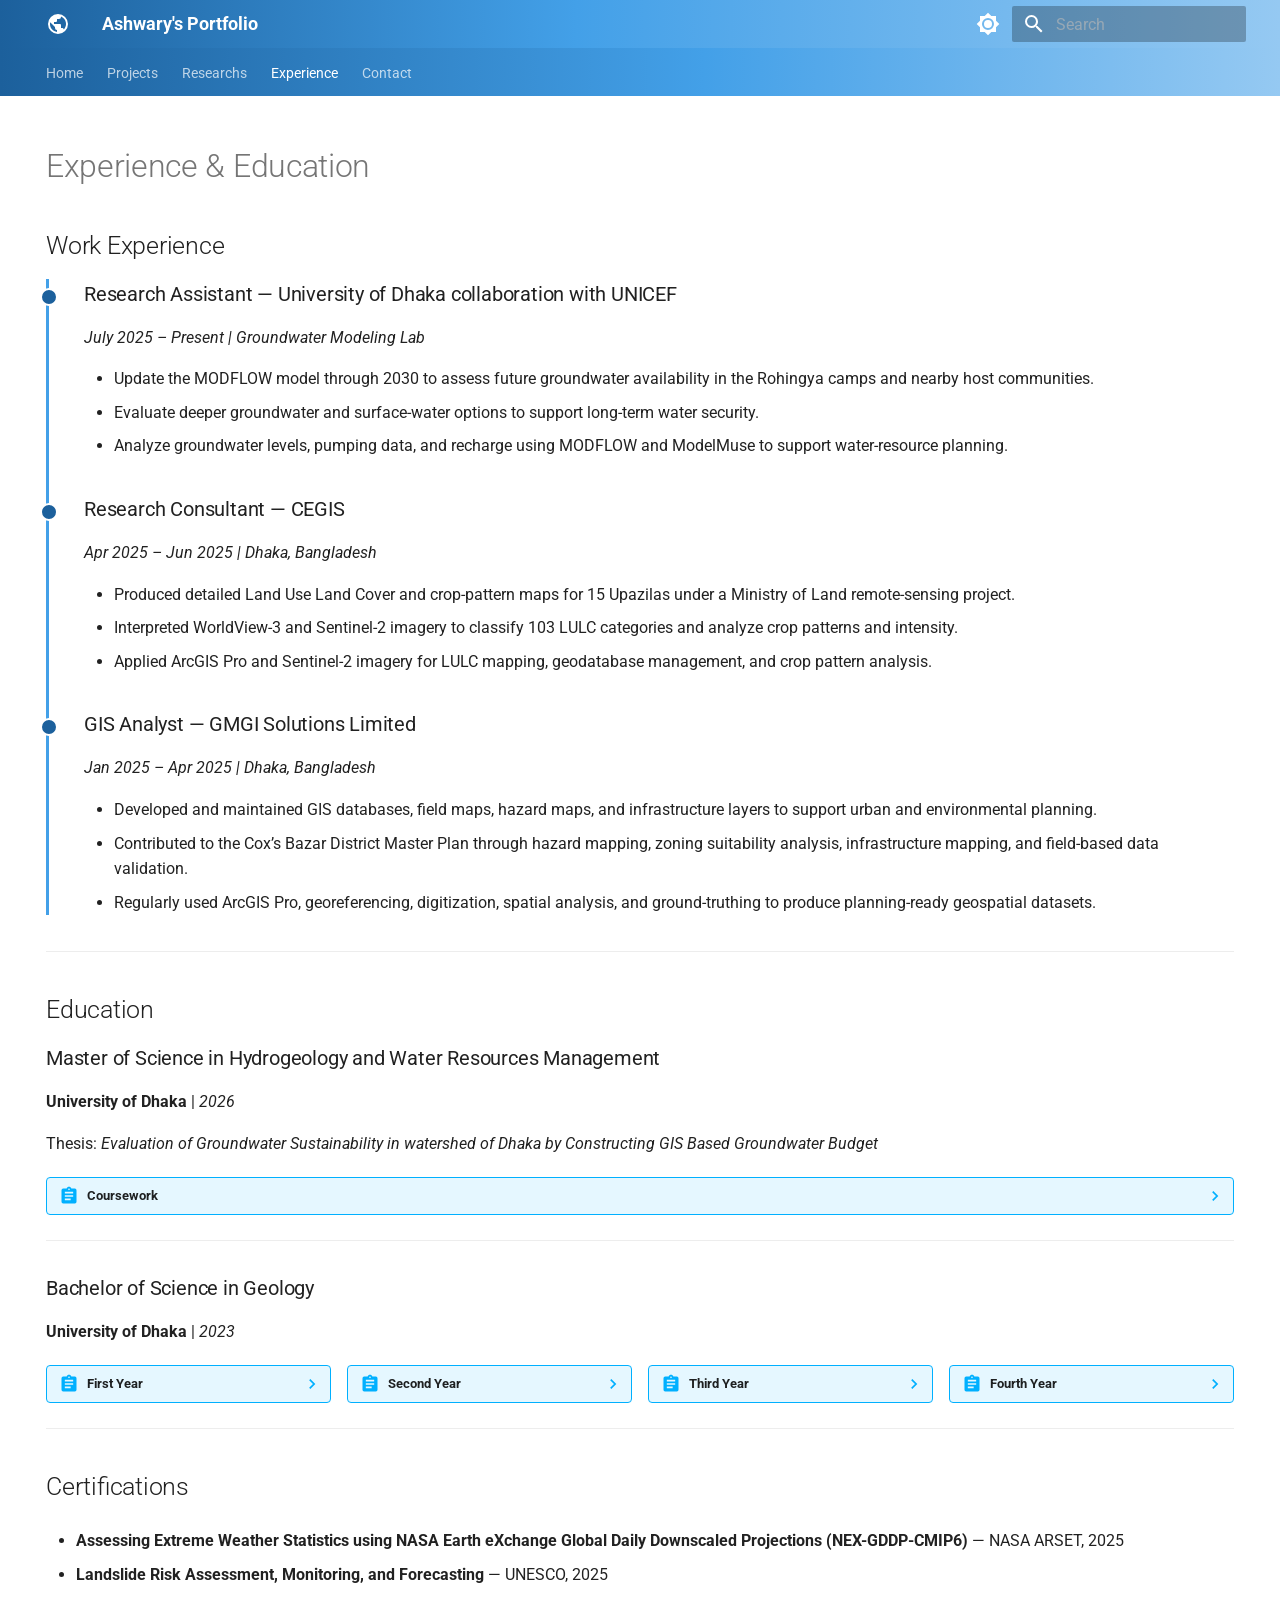
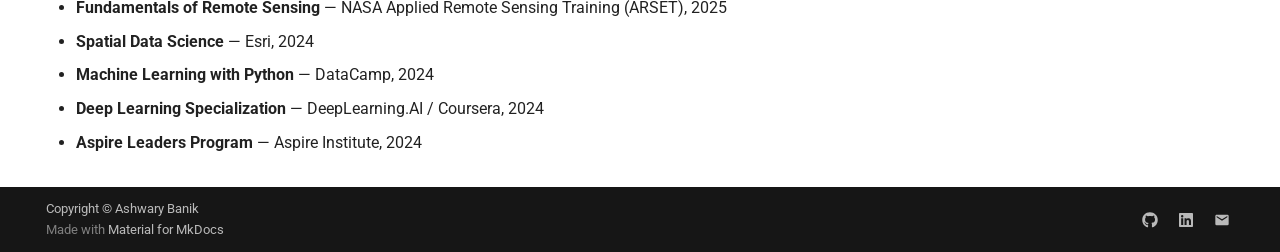
<file: experience/index.html>
<!doctype html>
<html lang="en" class="no-js">
  <head>
    
      <meta charset="utf-8">
      <meta name="viewport" content="width=device-width,initial-scale=1">
      
        <meta name="description" content="Portfolio of [Ashwary Banik] — GIS, Remote Sensing, and Spatial Data Science">
      
      
        <meta name="author" content="[Ashwary Banik]">
      
      
      
        <link rel="prev" href="../publications/">
      
      
        <link rel="next" href="../contact/">
      
      
        
      
      
      <link rel="icon" href="../assets/images/favicon.png">
      <meta name="generator" content="mkdocs-1.6.1, mkdocs-material-9.7.7">
    
    
      
        <title>Experience - Ashwary's Portfolio</title>
      
    
    
      <link rel="stylesheet" href="../assets/stylesheets/main.ec1eaa64.min.css">
      
        
        <link rel="stylesheet" href="../assets/stylesheets/palette.ab4e12ef.min.css">
      
      


    
    
      
    
    
      
        
        
        <link rel="preconnect" href="https://fonts.gstatic.com" crossorigin>
        <link rel="stylesheet" href="https://fonts.googleapis.com/css?family=Roboto:300,300i,400,400i,700,700i%7CRoboto+Mono:400,400i,700,700i&display=fallback">
        <style>:root{--md-text-font:"Roboto";--md-code-font:"Roboto Mono"}</style>
      
    
    
      <link rel="stylesheet" href="../assets/css/extra.css">
    
    <script>__md_scope=new URL("..",location),__md_hash=e=>[...e].reduce(((e,_)=>(e<<5)-e+_.charCodeAt(0)),0),__md_get=(e,_=localStorage,t=__md_scope)=>JSON.parse(_.getItem(t.pathname+"."+e)),__md_set=(e,_,t=localStorage,a=__md_scope)=>{try{t.setItem(a.pathname+"."+e,JSON.stringify(_))}catch(e){}}</script>
    
      

    
    
  </head>
  
  
    
    
      
    
    
    
    
    <body dir="ltr" data-md-color-scheme="default" data-md-color-primary="indigo" data-md-color-accent="blue">
  
    
    <input class="md-toggle" data-md-toggle="drawer" type="checkbox" id="__drawer" autocomplete="off">
    <input class="md-toggle" data-md-toggle="search" type="checkbox" id="__search" autocomplete="off">
    <label class="md-overlay" for="__drawer"></label>
    <div data-md-component="skip">
      
        
        <a href="#experience-education" class="md-skip">
          Skip to content
        </a>
      
    </div>
    <div data-md-component="announce">
      
    </div>
    
    
      

<header class="md-header" data-md-component="header">
  <nav class="md-header__inner md-grid" aria-label="Header">
    <a href=".." title="Ashwary&#39;s Portfolio" class="md-header__button md-logo" aria-label="Ashwary's Portfolio" data-md-component="logo">
      
  
  <svg xmlns="http://www.w3.org/2000/svg" viewBox="0 0 24 24"><path d="M17.9 17.39c-.26-.8-1.01-1.39-1.9-1.39h-1v-3a1 1 0 0 0-1-1H8v-2h2a1 1 0 0 0 1-1V7h2a2 2 0 0 0 2-2v-.41a7.984 7.984 0 0 1 2.9 12.8M11 19.93c-3.95-.49-7-3.85-7-7.93 0-.62.08-1.22.21-1.79L9 15v1a2 2 0 0 0 2 2m1-16A10 10 0 0 0 2 12a10 10 0 0 0 10 10 10 10 0 0 0 10-10A10 10 0 0 0 12 2"/></svg>

    </a>
    <label class="md-header__button md-icon" for="__drawer">
      
      <svg xmlns="http://www.w3.org/2000/svg" viewBox="0 0 24 24"><path d="M3 6h18v2H3zm0 5h18v2H3zm0 5h18v2H3z"/></svg>
    </label>
    <div class="md-header__title" data-md-component="header-title">
      <div class="md-header__ellipsis">
        <div class="md-header__topic">
          <span class="md-ellipsis">
            Ashwary's Portfolio
          </span>
        </div>
        <div class="md-header__topic" data-md-component="header-topic">
          <span class="md-ellipsis">
            
              Experience
            
          </span>
        </div>
      </div>
    </div>
    
      
        <form class="md-header__option" data-md-component="palette">
  
    
    
    
    <input class="md-option" data-md-color-media="" data-md-color-scheme="default" data-md-color-primary="indigo" data-md-color-accent="blue"  aria-label="Switch to dark mode"  type="radio" name="__palette" id="__palette_0">
    
      <label class="md-header__button md-icon" title="Switch to dark mode" for="__palette_1" hidden>
        <svg xmlns="http://www.w3.org/2000/svg" viewBox="0 0 24 24"><path d="M12 8a4 4 0 0 0-4 4 4 4 0 0 0 4 4 4 4 0 0 0 4-4 4 4 0 0 0-4-4m0 10a6 6 0 0 1-6-6 6 6 0 0 1 6-6 6 6 0 0 1 6 6 6 6 0 0 1-6 6m8-9.31V4h-4.69L12 .69 8.69 4H4v4.69L.69 12 4 15.31V20h4.69L12 23.31 15.31 20H20v-4.69L23.31 12z"/></svg>
      </label>
    
  
    
    
    
    <input class="md-option" data-md-color-media="" data-md-color-scheme="slate" data-md-color-primary="indigo" data-md-color-accent="blue"  aria-label="Switch to light mode"  type="radio" name="__palette" id="__palette_1">
    
      <label class="md-header__button md-icon" title="Switch to light mode" for="__palette_0" hidden>
        <svg xmlns="http://www.w3.org/2000/svg" viewBox="0 0 24 24"><path d="M12 18c-.89 0-1.74-.2-2.5-.55C11.56 16.5 13 14.42 13 12s-1.44-4.5-3.5-5.45C10.26 6.2 11.11 6 12 6a6 6 0 0 1 6 6 6 6 0 0 1-6 6m8-9.31V4h-4.69L12 .69 8.69 4H4v4.69L.69 12 4 15.31V20h4.69L12 23.31 15.31 20H20v-4.69L23.31 12z"/></svg>
      </label>
    
  
</form>
      
    
    
      <script>var palette=__md_get("__palette");if(palette&&palette.color){if("(prefers-color-scheme)"===palette.color.media){var media=matchMedia("(prefers-color-scheme: light)"),input=document.querySelector(media.matches?"[data-md-color-media='(prefers-color-scheme: light)']":"[data-md-color-media='(prefers-color-scheme: dark)']");palette.color.media=input.getAttribute("data-md-color-media"),palette.color.scheme=input.getAttribute("data-md-color-scheme"),palette.color.primary=input.getAttribute("data-md-color-primary"),palette.color.accent=input.getAttribute("data-md-color-accent")}for(var[key,value]of Object.entries(palette.color))document.body.setAttribute("data-md-color-"+key,value)}</script>
    
    
    
      
      
        <label class="md-header__button md-icon" for="__search">
          
          <svg xmlns="http://www.w3.org/2000/svg" viewBox="0 0 24 24"><path d="M9.5 3A6.5 6.5 0 0 1 16 9.5c0 1.61-.59 3.09-1.56 4.23l.27.27h.79l5 5-1.5 1.5-5-5v-.79l-.27-.27A6.52 6.52 0 0 1 9.5 16 6.5 6.5 0 0 1 3 9.5 6.5 6.5 0 0 1 9.5 3m0 2C7 5 5 7 5 9.5S7 14 9.5 14 14 12 14 9.5 12 5 9.5 5"/></svg>
        </label>
        <div class="md-search" data-md-component="search" role="dialog">
  <label class="md-search__overlay" for="__search"></label>
  <div class="md-search__inner" role="search">
    <form class="md-search__form" name="search">
      <input type="text" class="md-search__input" name="query" aria-label="Search" placeholder="Search" autocapitalize="off" autocorrect="off" autocomplete="off" spellcheck="false" data-md-component="search-query" required>
      <label class="md-search__icon md-icon" for="__search">
        
        <svg xmlns="http://www.w3.org/2000/svg" viewBox="0 0 24 24"><path d="M9.5 3A6.5 6.5 0 0 1 16 9.5c0 1.61-.59 3.09-1.56 4.23l.27.27h.79l5 5-1.5 1.5-5-5v-.79l-.27-.27A6.52 6.52 0 0 1 9.5 16 6.5 6.5 0 0 1 3 9.5 6.5 6.5 0 0 1 9.5 3m0 2C7 5 5 7 5 9.5S7 14 9.5 14 14 12 14 9.5 12 5 9.5 5"/></svg>
        
        <svg xmlns="http://www.w3.org/2000/svg" viewBox="0 0 24 24"><path d="M20 11v2H8l5.5 5.5-1.42 1.42L4.16 12l7.92-7.92L13.5 5.5 8 11z"/></svg>
      </label>
      <nav class="md-search__options" aria-label="Search">
        
        <button type="reset" class="md-search__icon md-icon" title="Clear" aria-label="Clear" tabindex="-1">
          
          <svg xmlns="http://www.w3.org/2000/svg" viewBox="0 0 24 24"><path d="M19 6.41 17.59 5 12 10.59 6.41 5 5 6.41 10.59 12 5 17.59 6.41 19 12 13.41 17.59 19 19 17.59 13.41 12z"/></svg>
        </button>
      </nav>
      
    </form>
    <div class="md-search__output">
      <div class="md-search__scrollwrap" tabindex="0" data-md-scrollfix>
        <div class="md-search-result" data-md-component="search-result">
          <div class="md-search-result__meta">
            Initializing search
          </div>
          <ol class="md-search-result__list" role="presentation"></ol>
        </div>
      </div>
    </div>
  </div>
</div>
      
    
    
  </nav>
  
</header>
    
    <div class="md-container" data-md-component="container">
      
      
        
          
            
<nav class="md-tabs" aria-label="Tabs" data-md-component="tabs">
  <div class="md-grid">
    <ul class="md-tabs__list">
      
        
  
  
  
  
    <li class="md-tabs__item">
      <a href=".." class="md-tabs__link">
        
  
  
    
  
  Home

      </a>
    </li>
  

      
        
  
  
  
  
    
    
      <li class="md-tabs__item">
        <a href="../projects/" class="md-tabs__link">
          
  
  
  Projects

        </a>
      </li>
    
  

      
        
  
  
  
  
    <li class="md-tabs__item">
      <a href="../publications/" class="md-tabs__link">
        
  
  
    
  
  Researchs

      </a>
    </li>
  

      
        
  
  
  
    
  
  
    <li class="md-tabs__item md-tabs__item--active">
      <a href="./" class="md-tabs__link">
        
  
  
    
  
  Experience

      </a>
    </li>
  

      
        
  
  
  
  
    <li class="md-tabs__item">
      <a href="../contact/" class="md-tabs__link">
        
  
  
    
  
  Contact

      </a>
    </li>
  

      
    </ul>
  </div>
</nav>
          
        
      
      <main class="md-main" data-md-component="main">
        <div class="md-main__inner md-grid">
          
            
              
                
              
              <div class="md-sidebar md-sidebar--primary" data-md-component="sidebar" data-md-type="navigation" hidden>
                <div class="md-sidebar__scrollwrap">
                  <div class="md-sidebar__inner">
                    


  


<nav class="md-nav md-nav--primary md-nav--lifted" aria-label="Navigation" data-md-level="0">
  <label class="md-nav__title" for="__drawer">
    <a href=".." title="Ashwary&#39;s Portfolio" class="md-nav__button md-logo" aria-label="Ashwary's Portfolio" data-md-component="logo">
      
  
  <svg xmlns="http://www.w3.org/2000/svg" viewBox="0 0 24 24"><path d="M17.9 17.39c-.26-.8-1.01-1.39-1.9-1.39h-1v-3a1 1 0 0 0-1-1H8v-2h2a1 1 0 0 0 1-1V7h2a2 2 0 0 0 2-2v-.41a7.984 7.984 0 0 1 2.9 12.8M11 19.93c-3.95-.49-7-3.85-7-7.93 0-.62.08-1.22.21-1.79L9 15v1a2 2 0 0 0 2 2m1-16A10 10 0 0 0 2 12a10 10 0 0 0 10 10 10 10 0 0 0 10-10A10 10 0 0 0 12 2"/></svg>

    </a>
    Ashwary's Portfolio
  </label>
  
  <ul class="md-nav__list" data-md-scrollfix>
    
      
      
  
  
  
  
    <li class="md-nav__item">
      <a href=".." class="md-nav__link">
        
  
  
  <span class="md-ellipsis">
    
  
    Home
  

    
  </span>
  
  

      </a>
    </li>
  

    
      
      
  
  
  
  
    
    
    
    
      
      
    
    
    <li class="md-nav__item md-nav__item--nested">
      
        
        
        <input class="md-nav__toggle md-toggle " type="checkbox" id="__nav_2" >
        
          
          <label class="md-nav__link" for="__nav_2" id="__nav_2_label" tabindex="0">
            
  
  
  <span class="md-ellipsis">
    
  
    Projects
  

    
  </span>
  
  

            <span class="md-nav__icon md-icon"></span>
          </label>
        
        <nav class="md-nav" data-md-level="1" aria-labelledby="__nav_2_label" aria-expanded="false">
          <label class="md-nav__title" for="__nav_2">
            <span class="md-nav__icon md-icon"></span>
            
  
    Projects
  

          </label>
          <ul class="md-nav__list" data-md-scrollfix>
            
              
                
  
  
  
  
    <li class="md-nav__item">
      <a href="../projects/" class="md-nav__link">
        
  
  
  <span class="md-ellipsis">
    
  
    All Projects
  

    
  </span>
  
  

      </a>
    </li>
  

              
            
              
                
  
  
  
  
    <li class="md-nav__item">
      <a href="../projects/recharge/" class="md-nav__link">
        
  
  
  <span class="md-ellipsis">
    
  
    Evaluation of Groundwater Sustainability
  

    
  </span>
  
  

      </a>
    </li>
  

              
            
              
                
  
  
  
  
    <li class="md-nav__item">
      <a href="../projects/dwasa/" class="md-nav__link">
        
  
  
  <span class="md-ellipsis">
    
  
    3D Groundwater Flow Modeling of the Dhaka Watershed
  

    
  </span>
  
  

      </a>
    </li>
  

              
            
              
                
  
  
  
  
    <li class="md-nav__item">
      <a href="../projects/gw_stress/" class="md-nav__link">
        
  
  
  <span class="md-ellipsis">
    
  
    Groundwater Stress and Vulnerability Assessment
  

    
  </span>
  
  

      </a>
    </li>
  

              
            
              
                
  
  
  
  
    <li class="md-nav__item">
      <a href="../projects/aquifer/" class="md-nav__link">
        
  
  
  <span class="md-ellipsis">
    
  
    Aquifer Geometry Analysis 
  

    
  </span>
  
  

      </a>
    </li>
  

              
            
          </ul>
        </nav>
      
    </li>
  

    
      
      
  
  
  
  
    <li class="md-nav__item">
      <a href="../publications/" class="md-nav__link">
        
  
  
  <span class="md-ellipsis">
    
  
    Researchs
  

    
  </span>
  
  

      </a>
    </li>
  

    
      
      
  
  
    
  
  
  
    <li class="md-nav__item md-nav__item--active">
      
      <input class="md-nav__toggle md-toggle" type="checkbox" id="__toc">
      
      
        
      
      
        <label class="md-nav__link md-nav__link--active" for="__toc">
          
  
  
  <span class="md-ellipsis">
    
  
    Experience
  

    
  </span>
  
  

          <span class="md-nav__icon md-icon"></span>
        </label>
      
      <a href="./" class="md-nav__link md-nav__link--active">
        
  
  
  <span class="md-ellipsis">
    
  
    Experience
  

    
  </span>
  
  

      </a>
      
        

<nav class="md-nav md-nav--secondary" aria-label="Table of contents">
  
  
  
    
  
  
    <label class="md-nav__title" for="__toc">
      <span class="md-nav__icon md-icon"></span>
      Table of contents
    </label>
    <ul class="md-nav__list" data-md-component="toc" data-md-scrollfix>
      
        <li class="md-nav__item">
  <a href="#work-experience" class="md-nav__link">
    <span class="md-ellipsis">
      
        Work Experience
      
    </span>
  </a>
  
    <nav class="md-nav" aria-label="Work Experience">
      <ul class="md-nav__list">
        
          <li class="md-nav__item">
  <a href="#research-assistant-university-of-dhaka-collaboration-with-unicef" class="md-nav__link">
    <span class="md-ellipsis">
      
        Research Assistant — University of Dhaka collaboration with UNICEF
      
    </span>
  </a>
  
</li>
        
          <li class="md-nav__item">
  <a href="#research-consultant-cegis" class="md-nav__link">
    <span class="md-ellipsis">
      
        Research Consultant — CEGIS
      
    </span>
  </a>
  
</li>
        
          <li class="md-nav__item">
  <a href="#gis-analyst-gmgi-solutions-limited" class="md-nav__link">
    <span class="md-ellipsis">
      
        GIS Analyst — GMGI Solutions Limited
      
    </span>
  </a>
  
</li>
        
      </ul>
    </nav>
  
</li>
      
        <li class="md-nav__item">
  <a href="#education" class="md-nav__link">
    <span class="md-ellipsis">
      
        Education
      
    </span>
  </a>
  
    <nav class="md-nav" aria-label="Education">
      <ul class="md-nav__list">
        
          <li class="md-nav__item">
  <a href="#master-of-science-in-hydrogeology-and-water-resources-management" class="md-nav__link">
    <span class="md-ellipsis">
      
        Master of Science in Hydrogeology and Water Resources Management
      
    </span>
  </a>
  
</li>
        
          <li class="md-nav__item">
  <a href="#bachelor-of-science-in-geology" class="md-nav__link">
    <span class="md-ellipsis">
      
        Bachelor of Science in Geology
      
    </span>
  </a>
  
</li>
        
      </ul>
    </nav>
  
</li>
      
        <li class="md-nav__item">
  <a href="#certifications" class="md-nav__link">
    <span class="md-ellipsis">
      
        Certifications
      
    </span>
  </a>
  
</li>
      
    </ul>
  
</nav>
      
    </li>
  

    
      
      
  
  
  
  
    <li class="md-nav__item">
      <a href="../contact/" class="md-nav__link">
        
  
  
  <span class="md-ellipsis">
    
  
    Contact
  

    
  </span>
  
  

      </a>
    </li>
  

    
  </ul>
</nav>
                  </div>
                </div>
              </div>
            
            
              
                
              
              <div class="md-sidebar md-sidebar--secondary" data-md-component="sidebar" data-md-type="toc" hidden>
                <div class="md-sidebar__scrollwrap">
                  <div class="md-sidebar__inner">
                    

<nav class="md-nav md-nav--secondary" aria-label="Table of contents">
  
  
  
    
  
  
    <label class="md-nav__title" for="__toc">
      <span class="md-nav__icon md-icon"></span>
      Table of contents
    </label>
    <ul class="md-nav__list" data-md-component="toc" data-md-scrollfix>
      
        <li class="md-nav__item">
  <a href="#work-experience" class="md-nav__link">
    <span class="md-ellipsis">
      
        Work Experience
      
    </span>
  </a>
  
    <nav class="md-nav" aria-label="Work Experience">
      <ul class="md-nav__list">
        
          <li class="md-nav__item">
  <a href="#research-assistant-university-of-dhaka-collaboration-with-unicef" class="md-nav__link">
    <span class="md-ellipsis">
      
        Research Assistant — University of Dhaka collaboration with UNICEF
      
    </span>
  </a>
  
</li>
        
          <li class="md-nav__item">
  <a href="#research-consultant-cegis" class="md-nav__link">
    <span class="md-ellipsis">
      
        Research Consultant — CEGIS
      
    </span>
  </a>
  
</li>
        
          <li class="md-nav__item">
  <a href="#gis-analyst-gmgi-solutions-limited" class="md-nav__link">
    <span class="md-ellipsis">
      
        GIS Analyst — GMGI Solutions Limited
      
    </span>
  </a>
  
</li>
        
      </ul>
    </nav>
  
</li>
      
        <li class="md-nav__item">
  <a href="#education" class="md-nav__link">
    <span class="md-ellipsis">
      
        Education
      
    </span>
  </a>
  
    <nav class="md-nav" aria-label="Education">
      <ul class="md-nav__list">
        
          <li class="md-nav__item">
  <a href="#master-of-science-in-hydrogeology-and-water-resources-management" class="md-nav__link">
    <span class="md-ellipsis">
      
        Master of Science in Hydrogeology and Water Resources Management
      
    </span>
  </a>
  
</li>
        
          <li class="md-nav__item">
  <a href="#bachelor-of-science-in-geology" class="md-nav__link">
    <span class="md-ellipsis">
      
        Bachelor of Science in Geology
      
    </span>
  </a>
  
</li>
        
      </ul>
    </nav>
  
</li>
      
        <li class="md-nav__item">
  <a href="#certifications" class="md-nav__link">
    <span class="md-ellipsis">
      
        Certifications
      
    </span>
  </a>
  
</li>
      
    </ul>
  
</nav>
                  </div>
                </div>
              </div>
            
          
          
            <div class="md-content" data-md-component="content">
              
              <article class="md-content__inner md-typeset">
                
                  
  




<!--
CHECKLIST FOR THIS PAGE:
- [ ] Replace each [YOUR ...] placeholder with your actual information
- [ ] Add or remove job entries as needed (copy the format of an existing entry)
- [ ] Add or remove education entries
- [ ] Add or remove certifications
-->

<!-- Google tag (gtag.js) -->
<script async src="https://www.googletagmanager.com/gtag/js?id=G-T6F3SXP0GK"></script>
<script>
  window.dataLayer = window.dataLayer || [];
  function gtag(){dataLayer.push(arguments);}
  gtag('js', new Date());

  gtag('config', 'G-T6F3SXP0GK');
</script>

<h1 id="experience-education">Experience &amp; Education</h1>
<h2 id="work-experience">Work Experience</h2>
<div class="timeline">
<div class="timeline-entry">
<h3 id="research-assistant-university-of-dhaka-collaboration-with-unicef">Research Assistant — University of Dhaka collaboration with UNICEF</h3>
<p><em>July 2025 –  Present | Groundwater Modeling Lab</em></p>
<ul>
<li>Update the MODFLOW model through 2030 to assess future groundwater availability in the Rohingya camps and nearby host communities.</li>
<li>Evaluate deeper groundwater and surface-water options to support long-term water security.</li>
<li>Analyze groundwater levels, pumping data, and recharge using MODFLOW and ModelMuse to support water-resource planning.</li>
</ul>
</div>
<div class="timeline-entry">
<h3 id="research-consultant-cegis">Research Consultant  — CEGIS</h3>
<p><em>Apr 2025 – Jun 2025 | Dhaka, Bangladesh</em></p>
<ul>
<li>Produced detailed Land Use Land Cover and crop-pattern maps for 15 Upazilas under a Ministry of Land remote-sensing project.</li>
<li>Interpreted WorldView-3 and Sentinel-2 imagery to classify 103 LULC categories and analyze crop patterns and intensity.</li>
<li>Applied ArcGIS Pro and Sentinel-2 imagery for LULC mapping, geodatabase management, and crop pattern analysis.</li>
</ul>
</div>
<div class="timeline-entry">
<h3 id="gis-analyst-gmgi-solutions-limited">GIS Analyst  — GMGI Solutions Limited</h3>
<p><em>Jan 2025 – Apr 2025 | Dhaka, Bangladesh</em></p>
<ul>
<li>Developed and maintained GIS databases, field maps, hazard maps, and infrastructure layers to support urban and environmental planning.</li>
<li>Contributed to the Cox’s Bazar District Master Plan through hazard mapping, zoning suitability analysis, infrastructure mapping, and field-based data validation.</li>
<li>Regularly used ArcGIS Pro, georeferencing, digitization, spatial analysis, and ground-truthing to produce planning-ready geospatial datasets.</li>
</ul>
</div>
</div>
<hr />
<h2 id="education">Education</h2>
<h3 id="master-of-science-in-hydrogeology-and-water-resources-management">Master of Science in Hydrogeology and Water Resources Management</h3>
<p><strong>University of Dhaka</strong> | <em>2026</em></p>
<p>Thesis: <em>Evaluation of Groundwater Sustainability in watershed of Dhaka by Constructing GIS Based Groundwater Budget</em></p>
<details class="abstract">
<summary>Coursework</summary>
<ul>
<li>Groundwater Resource Evaluation and Modeling</li>
<li>Hydrochemistry and Contamination of Groundwater</li>
<li>Water Resources Planning and Management</li>
<li>Delta Processes and Management</li>
<li>Computational Geology</li>
<li>Advanced Remote Sensing &amp; GIS</li>
<li>Exploration Geology</li>
<li>Sequence Stratigraphy</li>
</ul>
</details>
<hr />
<h3 id="bachelor-of-science-in-geology">Bachelor of Science in Geology</h3>
<p><strong>University of Dhaka</strong> | <em>2023</em></p>
<div class="coursework-grid">
<details class="abstract">
<summary>First Year</summary>
<ul>
<li>Physical Geology</li>
<li>Geomorphology</li>
<li>Historical Geology</li>
<li>Crystallography</li>
<li>Mineralogy</li>
<li>Elementary Petrology</li>
<li>Elementary Structural Geology</li>
<li>Properties of Matter</li>
<li>Fundamentals of Chemistry</li>
<li>Linear Algebra I</li>
<li>Crystallography Lab</li>
<li>Mineralogy Lab</li>
<li>Petrology Lab</li>
<li>Maps &amp; Map Reading Lab</li>
</ul>
</details>
<details class="abstract">
<summary>Second Year</summary>
<ul>
<li>Geology of Bangladesh</li>
<li>Optical Mineralogy</li>
<li>Descriptive Sedimentary Petrology</li>
<li>Principles of Stratigraphy</li>
<li>Gravity, Magnetic and Radioactive Methods</li>
<li>Principles of Economic Geology</li>
<li>Paleontology: Vertebrate and Invertebrate</li>
<li>Hydrology</li>
<li>Structural Geology</li>
<li>Electricity and Magnetism</li>
<li>Environmental Chemistry</li>
<li>Calculus</li>
<li>Optical Mineralogy Lab</li>
<li>Sedimentary Petrology Lab</li>
<li>Structural Geology Lab</li>
</ul>
</details>
<details class="abstract">
<summary>Third Year</summary>
<ul>
<li>Igneous and Metamorphic Petrology</li>
<li>Regional Geology</li>
<li>Oceanography and Marine Geology</li>
<li>Geostatistics</li>
<li>Mineral Resources of Bangladesh and Subcontinent</li>
<li>Principles of Sedimentary Petrology</li>
<li>Principles of Hydrogeology</li>
<li>Micropaleontology and Palynology</li>
<li>Geophysics: Seismic and Electrical Methods</li>
<li>Principles of Petroleum Geology</li>
<li>Introduction to Remote Sensing and GIS</li>
<li>Geochemistry</li>
<li>Palaeontology and Micropalaeontology Lab</li>
<li>Igneous and Metamorphic Petrology Lab</li>
<li>Geological Map Lab</li>
<li>Remote Sensing and GIS Lab</li>
</ul>
</details>
<details class="abstract">
<summary>Fourth Year</summary>
<ul>
<li>Quaternary Geology</li>
<li>Environmental Geology</li>
<li>Sedimentology</li>
<li>Applied Hydrogeology</li>
<li>Tectonics and Geodynamics</li>
<li>Applied Petroleum Geology</li>
<li>Seismology and Geodesy</li>
<li>Exploration Geophysics</li>
<li>Mining Geology</li>
<li>Engineering Geology</li>
<li>Sustainable Resources Management</li>
<li>Coastal Geology of Bangladesh</li>
<li>Research Methodology and Scientific Writing</li>
<li>Hydrogeology Lab</li>
<li>Geophysics Lab</li>
<li>Subsurface and Petroleum Geology Lab</li>
<li>Engineering Geology Lab</li>
</ul>
</details>
</div>
<hr />
<h2 id="certifications">Certifications</h2>
<ul>
<li>
<p><strong>Assessing Extreme Weather Statistics using NASA Earth eXchange Global Daily Downscaled Projections (NEX-GDDP-CMIP6)</strong> — NASA ARSET, 2025</p>
</li>
<li>
<p><strong>Landslide Risk Assessment, Monitoring, and Forecasting</strong> — UNESCO, 2025</p>
</li>
<li>
<p><strong>Fundamentals of Remote Sensing</strong> — NASA Applied Remote Sensing Training (ARSET), 2025</p>
</li>
<li>
<p><strong>Spatial Data Science</strong> — Esri, 2024</p>
</li>
<li>
<p><strong>Machine Learning with Python</strong> — DataCamp, 2024</p>
</li>
<li>
<p><strong>Deep Learning Specialization</strong> — DeepLearning.AI / Coursera, 2024</p>
</li>
<li>
<p><strong>Aspire Leaders Program</strong> — Aspire Institute, 2024</p>
</li>
</ul>







  
  




  



                
              </article>
            </div>
          
          
<script>var target=document.getElementById(location.hash.slice(1));target&&target.name&&(target.checked=target.name.startsWith("__tabbed_"))</script>
        </div>
        
          <button type="button" class="md-top md-icon" data-md-component="top" hidden>
  
  <svg xmlns="http://www.w3.org/2000/svg" viewBox="0 0 24 24"><path d="M13 20h-2V8l-5.5 5.5-1.42-1.42L12 4.16l7.92 7.92-1.42 1.42L13 8z"/></svg>
  Back to top
</button>
        
      </main>
      
        <footer class="md-footer">
  
  <div class="md-footer-meta md-typeset">
    <div class="md-footer-meta__inner md-grid">
      <div class="md-copyright">
  
    <div class="md-copyright__highlight">
      Copyright &copy; Ashwary Banik
    </div>
  
  
    Made with
    <a href="https://squidfunk.github.io/mkdocs-material/" target="_blank" rel="noopener">
      Material for MkDocs
    </a>
  
</div>
      
        
<div class="md-social">
  
    
    
    
    
      
      
    
    <a href="https://github.com/AshwaryBanik" target="_blank" rel="noopener" title="github.com" class="md-social__link">
      <svg xmlns="http://www.w3.org/2000/svg" viewBox="0 0 512 512"><!--! Font Awesome Free 7.1.0 by @fontawesome - https://fontawesome.com License - https://fontawesome.com/license/free (Icons: CC BY 4.0, Fonts: SIL OFL 1.1, Code: MIT License) Copyright 2025 Fonticons, Inc.--><path d="M173.9 397.4c0 2-2.3 3.6-5.2 3.6-3.3.3-5.6-1.3-5.6-3.6 0-2 2.3-3.6 5.2-3.6 3-.3 5.6 1.3 5.6 3.6m-31.1-4.5c-.7 2 1.3 4.3 4.3 4.9 2.6 1 5.6 0 6.2-2s-1.3-4.3-4.3-5.2c-2.6-.7-5.5.3-6.2 2.3m44.2-1.7c-2.9.7-4.9 2.6-4.6 4.9.3 2 2.9 3.3 5.9 2.6 2.9-.7 4.9-2.6 4.6-4.6-.3-1.9-3-3.2-5.9-2.9M252.8 8C114.1 8 8 113.3 8 252c0 110.9 69.8 205.8 169.5 239.2 12.8 2.3 17.3-5.6 17.3-12.1 0-6.2-.3-40.4-.3-61.4 0 0-70 15-84.7-29.8 0 0-11.4-29.1-27.8-36.6 0 0-22.9-15.7 1.6-15.4 0 0 24.9 2 38.6 25.8 21.9 38.6 58.6 27.5 72.9 20.9 2.3-16 8.8-27.1 16-33.7-55.9-6.2-112.3-14.3-112.3-110.5 0-27.5 7.6-41.3 23.6-58.9-2.6-6.5-11.1-33.3 2.6-67.9 20.9-6.5 69 27 69 27 20-5.6 41.5-8.5 62.8-8.5s42.8 2.9 62.8 8.5c0 0 48.1-33.6 69-27 13.7 34.7 5.2 61.4 2.6 67.9 16 17.7 25.8 31.5 25.8 58.9 0 96.5-58.9 104.2-114.8 110.5 9.2 7.9 17 22.9 17 46.4 0 33.7-.3 75.4-.3 83.6 0 6.5 4.6 14.4 17.3 12.1C436.2 457.8 504 362.9 504 252 504 113.3 391.5 8 252.8 8M105.2 352.9c-1.3 1-1 3.3.7 5.2 1.6 1.6 3.9 2.3 5.2 1 1.3-1 1-3.3-.7-5.2-1.6-1.6-3.9-2.3-5.2-1m-10.8-8.1c-.7 1.3.3 2.9 2.3 3.9 1.6 1 3.6.7 4.3-.7.7-1.3-.3-2.9-2.3-3.9-2-.6-3.6-.3-4.3.7m32.4 35.6c-1.6 1.3-1 4.3 1.3 6.2 2.3 2.3 5.2 2.6 6.5 1 1.3-1.3.7-4.3-1.3-6.2-2.2-2.3-5.2-2.6-6.5-1m-11.4-14.7c-1.6 1-1.6 3.6 0 5.9s4.3 3.3 5.6 2.3c1.6-1.3 1.6-3.9 0-6.2-1.4-2.3-4-3.3-5.6-2"/></svg>
    </a>
  
    
    
    
    
      
      
    
    <a href="https://linkedin.com/in/ashwarybanik/" target="_blank" rel="noopener" title="linkedin.com" class="md-social__link">
      <svg xmlns="http://www.w3.org/2000/svg" viewBox="0 0 448 512"><!--! Font Awesome Free 7.1.0 by @fontawesome - https://fontawesome.com License - https://fontawesome.com/license/free (Icons: CC BY 4.0, Fonts: SIL OFL 1.1, Code: MIT License) Copyright 2025 Fonticons, Inc.--><path d="M416 32H31.9C14.3 32 0 46.5 0 64.3v383.4C0 465.5 14.3 480 31.9 480H416c17.6 0 32-14.5 32-32.3V64.3c0-17.8-14.4-32.3-32-32.3M135.4 416H69V202.2h66.5V416zM102.2 96a38.5 38.5 0 1 1 0 77 38.5 38.5 0 1 1 0-77m282.1 320h-66.4V312c0-24.8-.5-56.7-34.5-56.7-34.6 0-39.9 27-39.9 54.9V416h-66.4V202.2h63.7v29.2h.9c8.9-16.8 30.6-34.5 62.9-34.5 67.2 0 79.7 44.3 79.7 101.9z"/></svg>
    </a>
  
    
    
    
    
    <a href="mailto:ashwarybanik@gmail.com" target="_blank" rel="noopener" title="" class="md-social__link">
      <svg xmlns="http://www.w3.org/2000/svg" viewBox="0 0 24 24"><path d="m20 8-8 5-8-5V6l8 5 8-5m0-2H4c-1.11 0-2 .89-2 2v12a2 2 0 0 0 2 2h16a2 2 0 0 0 2-2V6a2 2 0 0 0-2-2"/></svg>
    </a>
  
</div>
      
    </div>
  </div>
</footer>
      
    </div>
    <div class="md-dialog" data-md-component="dialog">
      <div class="md-dialog__inner md-typeset"></div>
    </div>
    
    
    
      
      
      <script id="__config" type="application/json">{"annotate": null, "base": "..", "features": ["navigation.tabs", "navigation.top", "content.code.copy"], "search": "../assets/javascripts/workers/search.2c215733.min.js", "tags": null, "translations": {"clipboard.copied": "Copied to clipboard", "clipboard.copy": "Copy to clipboard", "search.result.more.one": "1 more on this page", "search.result.more.other": "# more on this page", "search.result.none": "No matching documents", "search.result.one": "1 matching document", "search.result.other": "# matching documents", "search.result.placeholder": "Type to start searching", "search.result.term.missing": "Missing", "select.version": "Select version"}, "version": null}</script>
    
    
      <script src="../assets/javascripts/bundle.d7400e89.min.js"></script>
      
    
  </body>
</html>
</file>
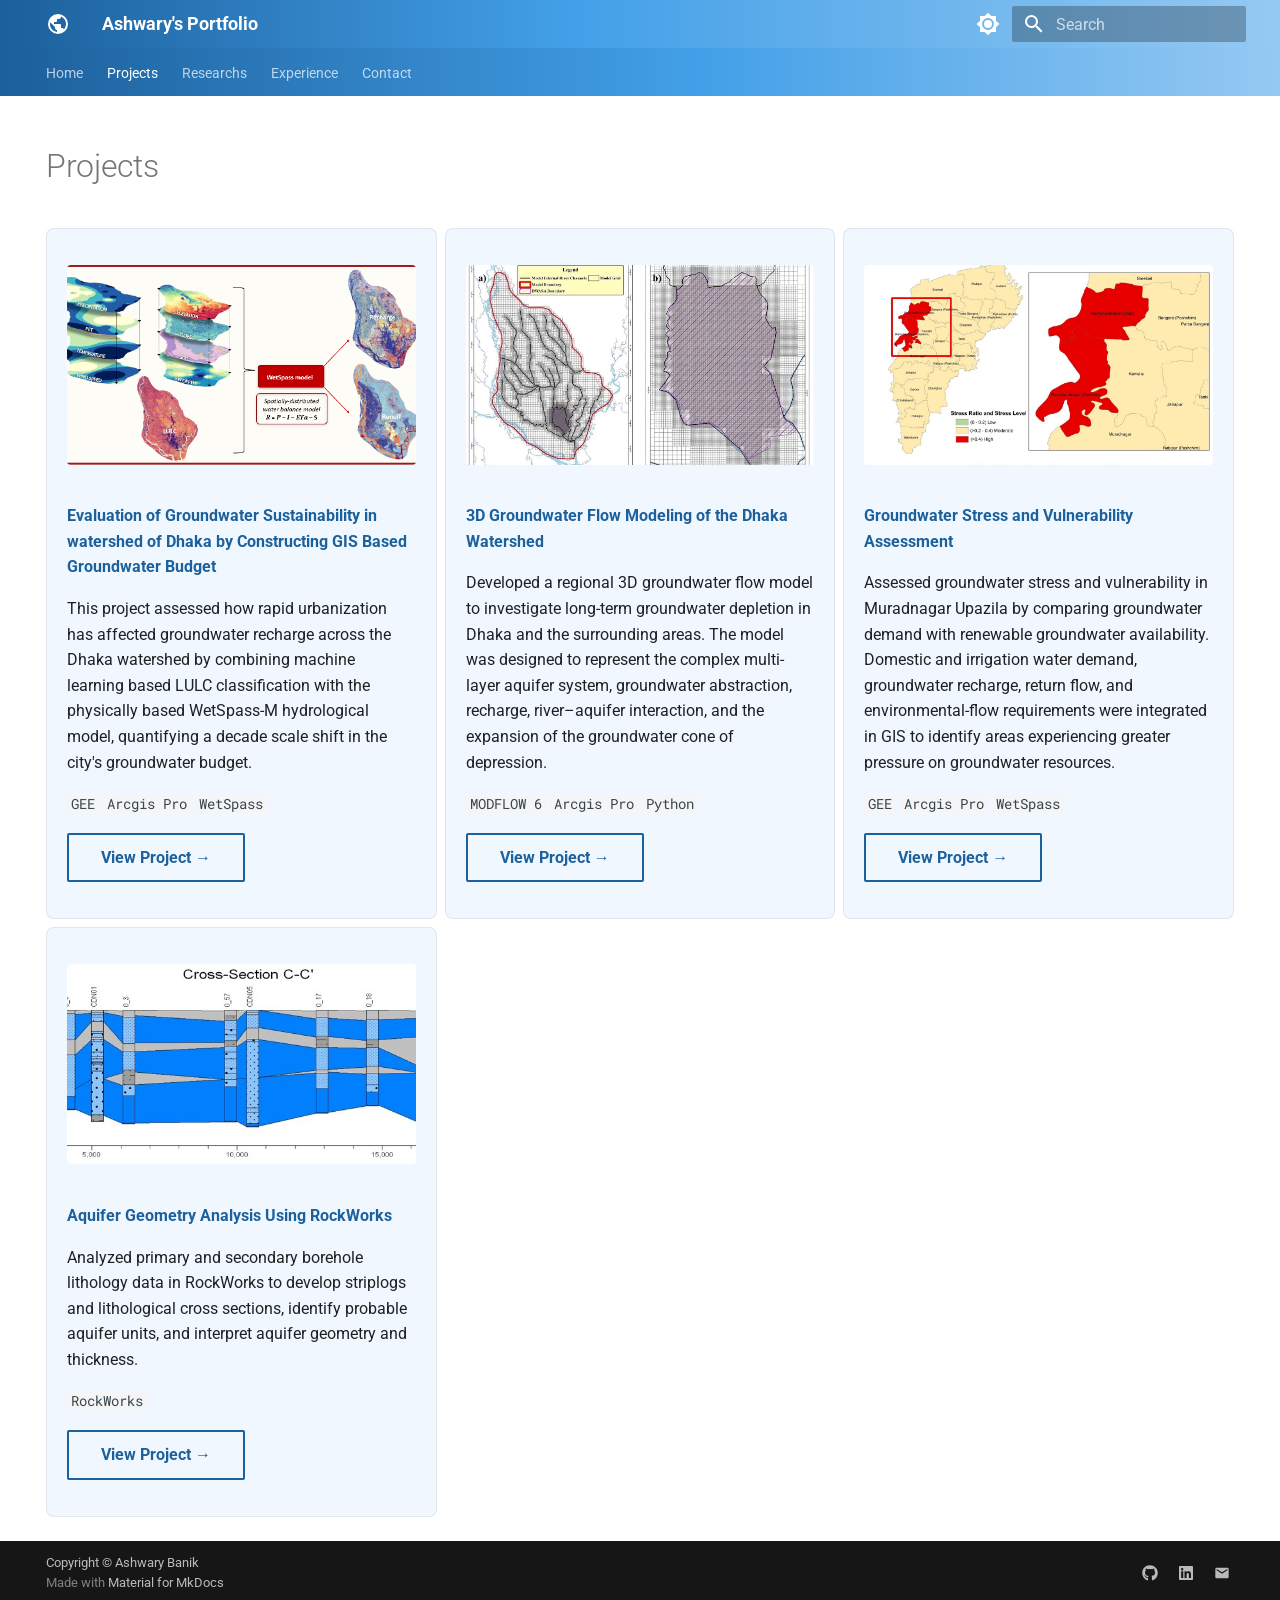
<file: projects/index.html>
<!doctype html>
<html lang="en" class="no-js">
  <head>
    
      <meta charset="utf-8">
      <meta name="viewport" content="width=device-width,initial-scale=1">
      
        <meta name="description" content="Portfolio of [Ashwary Banik] — GIS, Remote Sensing, and Spatial Data Science">
      
      
        <meta name="author" content="[Ashwary Banik]">
      
      
      
        <link rel="prev" href="..">
      
      
        <link rel="next" href="recharge/">
      
      
        
      
      
      <link rel="icon" href="../assets/images/favicon.png">
      <meta name="generator" content="mkdocs-1.6.1, mkdocs-material-9.7.7">
    
    
      
        <title>All Projects - Ashwary's Portfolio</title>
      
    
    
      <link rel="stylesheet" href="../assets/stylesheets/main.ec1eaa64.min.css">
      
        
        <link rel="stylesheet" href="../assets/stylesheets/palette.ab4e12ef.min.css">
      
      


    
    
      
    
    
      
        
        
        <link rel="preconnect" href="https://fonts.gstatic.com" crossorigin>
        <link rel="stylesheet" href="https://fonts.googleapis.com/css?family=Roboto:300,300i,400,400i,700,700i%7CRoboto+Mono:400,400i,700,700i&display=fallback">
        <style>:root{--md-text-font:"Roboto";--md-code-font:"Roboto Mono"}</style>
      
    
    
      <link rel="stylesheet" href="../assets/css/extra.css">
    
    <script>__md_scope=new URL("..",location),__md_hash=e=>[...e].reduce(((e,_)=>(e<<5)-e+_.charCodeAt(0)),0),__md_get=(e,_=localStorage,t=__md_scope)=>JSON.parse(_.getItem(t.pathname+"."+e)),__md_set=(e,_,t=localStorage,a=__md_scope)=>{try{t.setItem(a.pathname+"."+e,JSON.stringify(_))}catch(e){}}</script>
    
      

    
    
  </head>
  
  
    
    
      
    
    
    
    
    <body dir="ltr" data-md-color-scheme="default" data-md-color-primary="indigo" data-md-color-accent="blue">
  
    
    <input class="md-toggle" data-md-toggle="drawer" type="checkbox" id="__drawer" autocomplete="off">
    <input class="md-toggle" data-md-toggle="search" type="checkbox" id="__search" autocomplete="off">
    <label class="md-overlay" for="__drawer"></label>
    <div data-md-component="skip">
      
        
        <a href="#projects" class="md-skip">
          Skip to content
        </a>
      
    </div>
    <div data-md-component="announce">
      
    </div>
    
    
      

<header class="md-header" data-md-component="header">
  <nav class="md-header__inner md-grid" aria-label="Header">
    <a href=".." title="Ashwary&#39;s Portfolio" class="md-header__button md-logo" aria-label="Ashwary's Portfolio" data-md-component="logo">
      
  
  <svg xmlns="http://www.w3.org/2000/svg" viewBox="0 0 24 24"><path d="M17.9 17.39c-.26-.8-1.01-1.39-1.9-1.39h-1v-3a1 1 0 0 0-1-1H8v-2h2a1 1 0 0 0 1-1V7h2a2 2 0 0 0 2-2v-.41a7.984 7.984 0 0 1 2.9 12.8M11 19.93c-3.95-.49-7-3.85-7-7.93 0-.62.08-1.22.21-1.79L9 15v1a2 2 0 0 0 2 2m1-16A10 10 0 0 0 2 12a10 10 0 0 0 10 10 10 10 0 0 0 10-10A10 10 0 0 0 12 2"/></svg>

    </a>
    <label class="md-header__button md-icon" for="__drawer">
      
      <svg xmlns="http://www.w3.org/2000/svg" viewBox="0 0 24 24"><path d="M3 6h18v2H3zm0 5h18v2H3zm0 5h18v2H3z"/></svg>
    </label>
    <div class="md-header__title" data-md-component="header-title">
      <div class="md-header__ellipsis">
        <div class="md-header__topic">
          <span class="md-ellipsis">
            Ashwary's Portfolio
          </span>
        </div>
        <div class="md-header__topic" data-md-component="header-topic">
          <span class="md-ellipsis">
            
              All Projects
            
          </span>
        </div>
      </div>
    </div>
    
      
        <form class="md-header__option" data-md-component="palette">
  
    
    
    
    <input class="md-option" data-md-color-media="" data-md-color-scheme="default" data-md-color-primary="indigo" data-md-color-accent="blue"  aria-label="Switch to dark mode"  type="radio" name="__palette" id="__palette_0">
    
      <label class="md-header__button md-icon" title="Switch to dark mode" for="__palette_1" hidden>
        <svg xmlns="http://www.w3.org/2000/svg" viewBox="0 0 24 24"><path d="M12 8a4 4 0 0 0-4 4 4 4 0 0 0 4 4 4 4 0 0 0 4-4 4 4 0 0 0-4-4m0 10a6 6 0 0 1-6-6 6 6 0 0 1 6-6 6 6 0 0 1 6 6 6 6 0 0 1-6 6m8-9.31V4h-4.69L12 .69 8.69 4H4v4.69L.69 12 4 15.31V20h4.69L12 23.31 15.31 20H20v-4.69L23.31 12z"/></svg>
      </label>
    
  
    
    
    
    <input class="md-option" data-md-color-media="" data-md-color-scheme="slate" data-md-color-primary="indigo" data-md-color-accent="blue"  aria-label="Switch to light mode"  type="radio" name="__palette" id="__palette_1">
    
      <label class="md-header__button md-icon" title="Switch to light mode" for="__palette_0" hidden>
        <svg xmlns="http://www.w3.org/2000/svg" viewBox="0 0 24 24"><path d="M12 18c-.89 0-1.74-.2-2.5-.55C11.56 16.5 13 14.42 13 12s-1.44-4.5-3.5-5.45C10.26 6.2 11.11 6 12 6a6 6 0 0 1 6 6 6 6 0 0 1-6 6m8-9.31V4h-4.69L12 .69 8.69 4H4v4.69L.69 12 4 15.31V20h4.69L12 23.31 15.31 20H20v-4.69L23.31 12z"/></svg>
      </label>
    
  
</form>
      
    
    
      <script>var palette=__md_get("__palette");if(palette&&palette.color){if("(prefers-color-scheme)"===palette.color.media){var media=matchMedia("(prefers-color-scheme: light)"),input=document.querySelector(media.matches?"[data-md-color-media='(prefers-color-scheme: light)']":"[data-md-color-media='(prefers-color-scheme: dark)']");palette.color.media=input.getAttribute("data-md-color-media"),palette.color.scheme=input.getAttribute("data-md-color-scheme"),palette.color.primary=input.getAttribute("data-md-color-primary"),palette.color.accent=input.getAttribute("data-md-color-accent")}for(var[key,value]of Object.entries(palette.color))document.body.setAttribute("data-md-color-"+key,value)}</script>
    
    
    
      
      
        <label class="md-header__button md-icon" for="__search">
          
          <svg xmlns="http://www.w3.org/2000/svg" viewBox="0 0 24 24"><path d="M9.5 3A6.5 6.5 0 0 1 16 9.5c0 1.61-.59 3.09-1.56 4.23l.27.27h.79l5 5-1.5 1.5-5-5v-.79l-.27-.27A6.52 6.52 0 0 1 9.5 16 6.5 6.5 0 0 1 3 9.5 6.5 6.5 0 0 1 9.5 3m0 2C7 5 5 7 5 9.5S7 14 9.5 14 14 12 14 9.5 12 5 9.5 5"/></svg>
        </label>
        <div class="md-search" data-md-component="search" role="dialog">
  <label class="md-search__overlay" for="__search"></label>
  <div class="md-search__inner" role="search">
    <form class="md-search__form" name="search">
      <input type="text" class="md-search__input" name="query" aria-label="Search" placeholder="Search" autocapitalize="off" autocorrect="off" autocomplete="off" spellcheck="false" data-md-component="search-query" required>
      <label class="md-search__icon md-icon" for="__search">
        
        <svg xmlns="http://www.w3.org/2000/svg" viewBox="0 0 24 24"><path d="M9.5 3A6.5 6.5 0 0 1 16 9.5c0 1.61-.59 3.09-1.56 4.23l.27.27h.79l5 5-1.5 1.5-5-5v-.79l-.27-.27A6.52 6.52 0 0 1 9.5 16 6.5 6.5 0 0 1 3 9.5 6.5 6.5 0 0 1 9.5 3m0 2C7 5 5 7 5 9.5S7 14 9.5 14 14 12 14 9.5 12 5 9.5 5"/></svg>
        
        <svg xmlns="http://www.w3.org/2000/svg" viewBox="0 0 24 24"><path d="M20 11v2H8l5.5 5.5-1.42 1.42L4.16 12l7.92-7.92L13.5 5.5 8 11z"/></svg>
      </label>
      <nav class="md-search__options" aria-label="Search">
        
        <button type="reset" class="md-search__icon md-icon" title="Clear" aria-label="Clear" tabindex="-1">
          
          <svg xmlns="http://www.w3.org/2000/svg" viewBox="0 0 24 24"><path d="M19 6.41 17.59 5 12 10.59 6.41 5 5 6.41 10.59 12 5 17.59 6.41 19 12 13.41 17.59 19 19 17.59 13.41 12z"/></svg>
        </button>
      </nav>
      
    </form>
    <div class="md-search__output">
      <div class="md-search__scrollwrap" tabindex="0" data-md-scrollfix>
        <div class="md-search-result" data-md-component="search-result">
          <div class="md-search-result__meta">
            Initializing search
          </div>
          <ol class="md-search-result__list" role="presentation"></ol>
        </div>
      </div>
    </div>
  </div>
</div>
      
    
    
  </nav>
  
</header>
    
    <div class="md-container" data-md-component="container">
      
      
        
          
            
<nav class="md-tabs" aria-label="Tabs" data-md-component="tabs">
  <div class="md-grid">
    <ul class="md-tabs__list">
      
        
  
  
  
  
    <li class="md-tabs__item">
      <a href=".." class="md-tabs__link">
        
  
  
    
  
  Home

      </a>
    </li>
  

      
        
  
  
  
    
  
  
    
    
      <li class="md-tabs__item md-tabs__item--active">
        <a href="./" class="md-tabs__link">
          
  
  
  Projects

        </a>
      </li>
    
  

      
        
  
  
  
  
    <li class="md-tabs__item">
      <a href="../publications/" class="md-tabs__link">
        
  
  
    
  
  Researchs

      </a>
    </li>
  

      
        
  
  
  
  
    <li class="md-tabs__item">
      <a href="../experience/" class="md-tabs__link">
        
  
  
    
  
  Experience

      </a>
    </li>
  

      
        
  
  
  
  
    <li class="md-tabs__item">
      <a href="../contact/" class="md-tabs__link">
        
  
  
    
  
  Contact

      </a>
    </li>
  

      
    </ul>
  </div>
</nav>
          
        
      
      <main class="md-main" data-md-component="main">
        <div class="md-main__inner md-grid">
          
            
              
                
              
              <div class="md-sidebar md-sidebar--primary" data-md-component="sidebar" data-md-type="navigation" hidden>
                <div class="md-sidebar__scrollwrap">
                  <div class="md-sidebar__inner">
                    


  


<nav class="md-nav md-nav--primary md-nav--lifted" aria-label="Navigation" data-md-level="0">
  <label class="md-nav__title" for="__drawer">
    <a href=".." title="Ashwary&#39;s Portfolio" class="md-nav__button md-logo" aria-label="Ashwary's Portfolio" data-md-component="logo">
      
  
  <svg xmlns="http://www.w3.org/2000/svg" viewBox="0 0 24 24"><path d="M17.9 17.39c-.26-.8-1.01-1.39-1.9-1.39h-1v-3a1 1 0 0 0-1-1H8v-2h2a1 1 0 0 0 1-1V7h2a2 2 0 0 0 2-2v-.41a7.984 7.984 0 0 1 2.9 12.8M11 19.93c-3.95-.49-7-3.85-7-7.93 0-.62.08-1.22.21-1.79L9 15v1a2 2 0 0 0 2 2m1-16A10 10 0 0 0 2 12a10 10 0 0 0 10 10 10 10 0 0 0 10-10A10 10 0 0 0 12 2"/></svg>

    </a>
    Ashwary's Portfolio
  </label>
  
  <ul class="md-nav__list" data-md-scrollfix>
    
      
      
  
  
  
  
    <li class="md-nav__item">
      <a href=".." class="md-nav__link">
        
  
  
  <span class="md-ellipsis">
    
  
    Home
  

    
  </span>
  
  

      </a>
    </li>
  

    
      
      
  
  
    
  
  
  
    
    
    
    
      
        
        
      
      
    
    
    <li class="md-nav__item md-nav__item--active md-nav__item--section md-nav__item--nested">
      
        
        
        <input class="md-nav__toggle md-toggle " type="checkbox" id="__nav_2" checked>
        
          
          <label class="md-nav__link" for="__nav_2" id="__nav_2_label" tabindex="">
            
  
  
  <span class="md-ellipsis">
    
  
    Projects
  

    
  </span>
  
  

            <span class="md-nav__icon md-icon"></span>
          </label>
        
        <nav class="md-nav" data-md-level="1" aria-labelledby="__nav_2_label" aria-expanded="true">
          <label class="md-nav__title" for="__nav_2">
            <span class="md-nav__icon md-icon"></span>
            
  
    Projects
  

          </label>
          <ul class="md-nav__list" data-md-scrollfix>
            
              
                
  
  
    
  
  
  
    <li class="md-nav__item md-nav__item--active">
      
      <input class="md-nav__toggle md-toggle" type="checkbox" id="__toc">
      
      
        
      
      
      <a href="./" class="md-nav__link md-nav__link--active">
        
  
  
  <span class="md-ellipsis">
    
  
    All Projects
  

    
  </span>
  
  

      </a>
      
    </li>
  

              
            
              
                
  
  
  
  
    <li class="md-nav__item">
      <a href="recharge/" class="md-nav__link">
        
  
  
  <span class="md-ellipsis">
    
  
    Evaluation of Groundwater Sustainability
  

    
  </span>
  
  

      </a>
    </li>
  

              
            
              
                
  
  
  
  
    <li class="md-nav__item">
      <a href="dwasa/" class="md-nav__link">
        
  
  
  <span class="md-ellipsis">
    
  
    3D Groundwater Flow Modeling of the Dhaka Watershed
  

    
  </span>
  
  

      </a>
    </li>
  

              
            
              
                
  
  
  
  
    <li class="md-nav__item">
      <a href="gw_stress/" class="md-nav__link">
        
  
  
  <span class="md-ellipsis">
    
  
    Groundwater Stress and Vulnerability Assessment
  

    
  </span>
  
  

      </a>
    </li>
  

              
            
              
                
  
  
  
  
    <li class="md-nav__item">
      <a href="aquifer/" class="md-nav__link">
        
  
  
  <span class="md-ellipsis">
    
  
    Aquifer Geometry Analysis 
  

    
  </span>
  
  

      </a>
    </li>
  

              
            
          </ul>
        </nav>
      
    </li>
  

    
      
      
  
  
  
  
    <li class="md-nav__item">
      <a href="../publications/" class="md-nav__link">
        
  
  
  <span class="md-ellipsis">
    
  
    Researchs
  

    
  </span>
  
  

      </a>
    </li>
  

    
      
      
  
  
  
  
    <li class="md-nav__item">
      <a href="../experience/" class="md-nav__link">
        
  
  
  <span class="md-ellipsis">
    
  
    Experience
  

    
  </span>
  
  

      </a>
    </li>
  

    
      
      
  
  
  
  
    <li class="md-nav__item">
      <a href="../contact/" class="md-nav__link">
        
  
  
  <span class="md-ellipsis">
    
  
    Contact
  

    
  </span>
  
  

      </a>
    </li>
  

    
  </ul>
</nav>
                  </div>
                </div>
              </div>
            
            
              
                
              
              <div class="md-sidebar md-sidebar--secondary" data-md-component="sidebar" data-md-type="toc" hidden>
                <div class="md-sidebar__scrollwrap">
                  <div class="md-sidebar__inner">
                    

<nav class="md-nav md-nav--secondary" aria-label="Table of contents">
  
  
  
    
  
  
</nav>
                  </div>
                </div>
              </div>
            
          
          
            <div class="md-content" data-md-component="content">
              
              <article class="md-content__inner md-typeset">
                
                  
  




<!--
CHECKLIST FOR THIS PAGE:
- [ ] Replace the two placeholder cards (marked [YOUR PROJECT ...]) with your real projects
- [ ] For each project: add a thumbnail image to docs/assets/images/ and update the path below
- [ ] For each project: create a project page by copying sample-project.md
- [ ] For each project: add a nav entry in mkdocs.yml (see the comments there)
- [ ] Delete placeholder cards you don't need yet


# Projects

A selection of my geospatial projects. Click any card to see the full write-up.

<div class="grid" markdown>

<div class="project-card" markdown>
![](../assets/images/placeholder-project.png)

**[Sample Project](sample-project.md)**

[YOUR PROJECT DESCRIPTION — one or two sentences: what you did, what data you used,
and what you found or built.]

`[TOOL 1]` `[TOOL 2]` `[TOOL 3]`

[View Project →](sample-project.md){ .md-button }
</div>

<div class="project-card" markdown>
![](../assets/images/placeholder-notebook.png)

**[Sample Notebook](sample-notebook.ipynb)**

[YOUR PROJECT DESCRIPTION — one or two sentences: what you did, what data you used,
and what you found or built.]

`Python` `pandas` `Folium`

[View Project →](sample-notebook.ipynb){ .md-button }
</div>

</div>

-->

<!-- Google tag (gtag.js) -->
<script async src="https://www.googletagmanager.com/gtag/js?id=G-T6F3SXP0GK"></script>
<script>
  window.dataLayer = window.dataLayer || [];
  function gtag(){dataLayer.push(arguments);}
  gtag('js', new Date());

  gtag('config', 'G-T6F3SXP0GK');
</script>

<h1 id="projects">Projects</h1>
<div class="grid">
<div class="project-card">
<p><img alt="" src="../assets/images/placeholder-project.png" /></p>
<p><strong><a href="recharge/">Evaluation of Groundwater Sustainability in watershed of Dhaka by Constructing GIS Based Groundwater Budget</a></strong></p>
<p>This project assessed how rapid urbanization has affected groundwater recharge across the Dhaka watershed by combining machine learning based LULC classification with the physically based WetSpass-M hydrological model, quantifying a decade scale shift in the city's groundwater budget.</p>
<p><code>GEE</code> <code>Arcgis Pro</code> <code>WetSpass</code></p>
<p><a class="md-button" href="recharge/">View Project →</a></p>
</div>
<div class="project-card">
<p><img alt="" src="../assets/images/image-3.jpg" /></p>
<p><strong><a href="dwasa/">3D Groundwater Flow Modeling of the Dhaka Watershed</a></strong></p>
<p>Developed a regional 3D groundwater flow model to investigate long-term groundwater depletion in Dhaka and the surrounding areas. The model was designed to represent the complex multi-layer aquifer system, groundwater abstraction, recharge, river–aquifer interaction, and the expansion of the groundwater cone of depression.</p>
<p><code>MODFLOW 6</code> <code>Arcgis Pro</code> <code>Python</code></p>
<p><a class="md-button" href="dwasa/">View Project →</a></p>
</div>
<div class="project-card">
<p><img alt="" src="../assets/images/gw-stress-final.jpg" /></p>
<p><strong><a href="gw_stress/">Groundwater Stress and Vulnerability Assessment</a></strong></p>
<p>Assessed groundwater stress and vulnerability in Muradnagar Upazila by comparing groundwater demand with renewable groundwater availability. Domestic and irrigation water demand, groundwater recharge, return flow, and environmental-flow requirements were integrated in GIS to identify areas experiencing greater pressure on groundwater resources.</p>
<p><code>GEE</code> <code>Arcgis Pro</code> <code>WetSpass</code></p>
<p><a class="md-button" href="gw_stress/">View Project →</a></p>
</div>
<div class="project-card">
<p><img alt="" src="../assets/images/aquifer.jpg" /></p>
<p><strong><a href="aquifer/">Aquifer Geometry Analysis Using RockWorks</a></strong></p>
<p>Analyzed primary and secondary borehole lithology data in RockWorks to develop striplogs and lithological cross sections, identify probable aquifer units, and interpret aquifer geometry and thickness.</p>
<p><code>RockWorks</code> </p>
<p><a class="md-button" href="aquifer/">View Project →</a></p>
</div>
</div>







  
  




  



                
              </article>
            </div>
          
          
<script>var target=document.getElementById(location.hash.slice(1));target&&target.name&&(target.checked=target.name.startsWith("__tabbed_"))</script>
        </div>
        
          <button type="button" class="md-top md-icon" data-md-component="top" hidden>
  
  <svg xmlns="http://www.w3.org/2000/svg" viewBox="0 0 24 24"><path d="M13 20h-2V8l-5.5 5.5-1.42-1.42L12 4.16l7.92 7.92-1.42 1.42L13 8z"/></svg>
  Back to top
</button>
        
      </main>
      
        <footer class="md-footer">
  
  <div class="md-footer-meta md-typeset">
    <div class="md-footer-meta__inner md-grid">
      <div class="md-copyright">
  
    <div class="md-copyright__highlight">
      Copyright &copy; Ashwary Banik
    </div>
  
  
    Made with
    <a href="https://squidfunk.github.io/mkdocs-material/" target="_blank" rel="noopener">
      Material for MkDocs
    </a>
  
</div>
      
        
<div class="md-social">
  
    
    
    
    
      
      
    
    <a href="https://github.com/AshwaryBanik" target="_blank" rel="noopener" title="github.com" class="md-social__link">
      <svg xmlns="http://www.w3.org/2000/svg" viewBox="0 0 512 512"><!--! Font Awesome Free 7.1.0 by @fontawesome - https://fontawesome.com License - https://fontawesome.com/license/free (Icons: CC BY 4.0, Fonts: SIL OFL 1.1, Code: MIT License) Copyright 2025 Fonticons, Inc.--><path d="M173.9 397.4c0 2-2.3 3.6-5.2 3.6-3.3.3-5.6-1.3-5.6-3.6 0-2 2.3-3.6 5.2-3.6 3-.3 5.6 1.3 5.6 3.6m-31.1-4.5c-.7 2 1.3 4.3 4.3 4.9 2.6 1 5.6 0 6.2-2s-1.3-4.3-4.3-5.2c-2.6-.7-5.5.3-6.2 2.3m44.2-1.7c-2.9.7-4.9 2.6-4.6 4.9.3 2 2.9 3.3 5.9 2.6 2.9-.7 4.9-2.6 4.6-4.6-.3-1.9-3-3.2-5.9-2.9M252.8 8C114.1 8 8 113.3 8 252c0 110.9 69.8 205.8 169.5 239.2 12.8 2.3 17.3-5.6 17.3-12.1 0-6.2-.3-40.4-.3-61.4 0 0-70 15-84.7-29.8 0 0-11.4-29.1-27.8-36.6 0 0-22.9-15.7 1.6-15.4 0 0 24.9 2 38.6 25.8 21.9 38.6 58.6 27.5 72.9 20.9 2.3-16 8.8-27.1 16-33.7-55.9-6.2-112.3-14.3-112.3-110.5 0-27.5 7.6-41.3 23.6-58.9-2.6-6.5-11.1-33.3 2.6-67.9 20.9-6.5 69 27 69 27 20-5.6 41.5-8.5 62.8-8.5s42.8 2.9 62.8 8.5c0 0 48.1-33.6 69-27 13.7 34.7 5.2 61.4 2.6 67.9 16 17.7 25.8 31.5 25.8 58.9 0 96.5-58.9 104.2-114.8 110.5 9.2 7.9 17 22.9 17 46.4 0 33.7-.3 75.4-.3 83.6 0 6.5 4.6 14.4 17.3 12.1C436.2 457.8 504 362.9 504 252 504 113.3 391.5 8 252.8 8M105.2 352.9c-1.3 1-1 3.3.7 5.2 1.6 1.6 3.9 2.3 5.2 1 1.3-1 1-3.3-.7-5.2-1.6-1.6-3.9-2.3-5.2-1m-10.8-8.1c-.7 1.3.3 2.9 2.3 3.9 1.6 1 3.6.7 4.3-.7.7-1.3-.3-2.9-2.3-3.9-2-.6-3.6-.3-4.3.7m32.4 35.6c-1.6 1.3-1 4.3 1.3 6.2 2.3 2.3 5.2 2.6 6.5 1 1.3-1.3.7-4.3-1.3-6.2-2.2-2.3-5.2-2.6-6.5-1m-11.4-14.7c-1.6 1-1.6 3.6 0 5.9s4.3 3.3 5.6 2.3c1.6-1.3 1.6-3.9 0-6.2-1.4-2.3-4-3.3-5.6-2"/></svg>
    </a>
  
    
    
    
    
      
      
    
    <a href="https://linkedin.com/in/ashwarybanik/" target="_blank" rel="noopener" title="linkedin.com" class="md-social__link">
      <svg xmlns="http://www.w3.org/2000/svg" viewBox="0 0 448 512"><!--! Font Awesome Free 7.1.0 by @fontawesome - https://fontawesome.com License - https://fontawesome.com/license/free (Icons: CC BY 4.0, Fonts: SIL OFL 1.1, Code: MIT License) Copyright 2025 Fonticons, Inc.--><path d="M416 32H31.9C14.3 32 0 46.5 0 64.3v383.4C0 465.5 14.3 480 31.9 480H416c17.6 0 32-14.5 32-32.3V64.3c0-17.8-14.4-32.3-32-32.3M135.4 416H69V202.2h66.5V416zM102.2 96a38.5 38.5 0 1 1 0 77 38.5 38.5 0 1 1 0-77m282.1 320h-66.4V312c0-24.8-.5-56.7-34.5-56.7-34.6 0-39.9 27-39.9 54.9V416h-66.4V202.2h63.7v29.2h.9c8.9-16.8 30.6-34.5 62.9-34.5 67.2 0 79.7 44.3 79.7 101.9z"/></svg>
    </a>
  
    
    
    
    
    <a href="mailto:ashwarybanik@gmail.com" target="_blank" rel="noopener" title="" class="md-social__link">
      <svg xmlns="http://www.w3.org/2000/svg" viewBox="0 0 24 24"><path d="m20 8-8 5-8-5V6l8 5 8-5m0-2H4c-1.11 0-2 .89-2 2v12a2 2 0 0 0 2 2h16a2 2 0 0 0 2-2V6a2 2 0 0 0-2-2"/></svg>
    </a>
  
</div>
      
    </div>
  </div>
</footer>
      
    </div>
    <div class="md-dialog" data-md-component="dialog">
      <div class="md-dialog__inner md-typeset"></div>
    </div>
    
    
    
      
      
      <script id="__config" type="application/json">{"annotate": null, "base": "..", "features": ["navigation.tabs", "navigation.top", "content.code.copy"], "search": "../assets/javascripts/workers/search.2c215733.min.js", "tags": null, "translations": {"clipboard.copied": "Copied to clipboard", "clipboard.copy": "Copy to clipboard", "search.result.more.one": "1 more on this page", "search.result.more.other": "# more on this page", "search.result.none": "No matching documents", "search.result.one": "1 matching document", "search.result.other": "# matching documents", "search.result.placeholder": "Type to start searching", "search.result.term.missing": "Missing", "select.version": "Select version"}, "version": null}</script>
    
    
      <script src="../assets/javascripts/bundle.d7400e89.min.js"></script>
      
    
  </body>
</html>
</file>
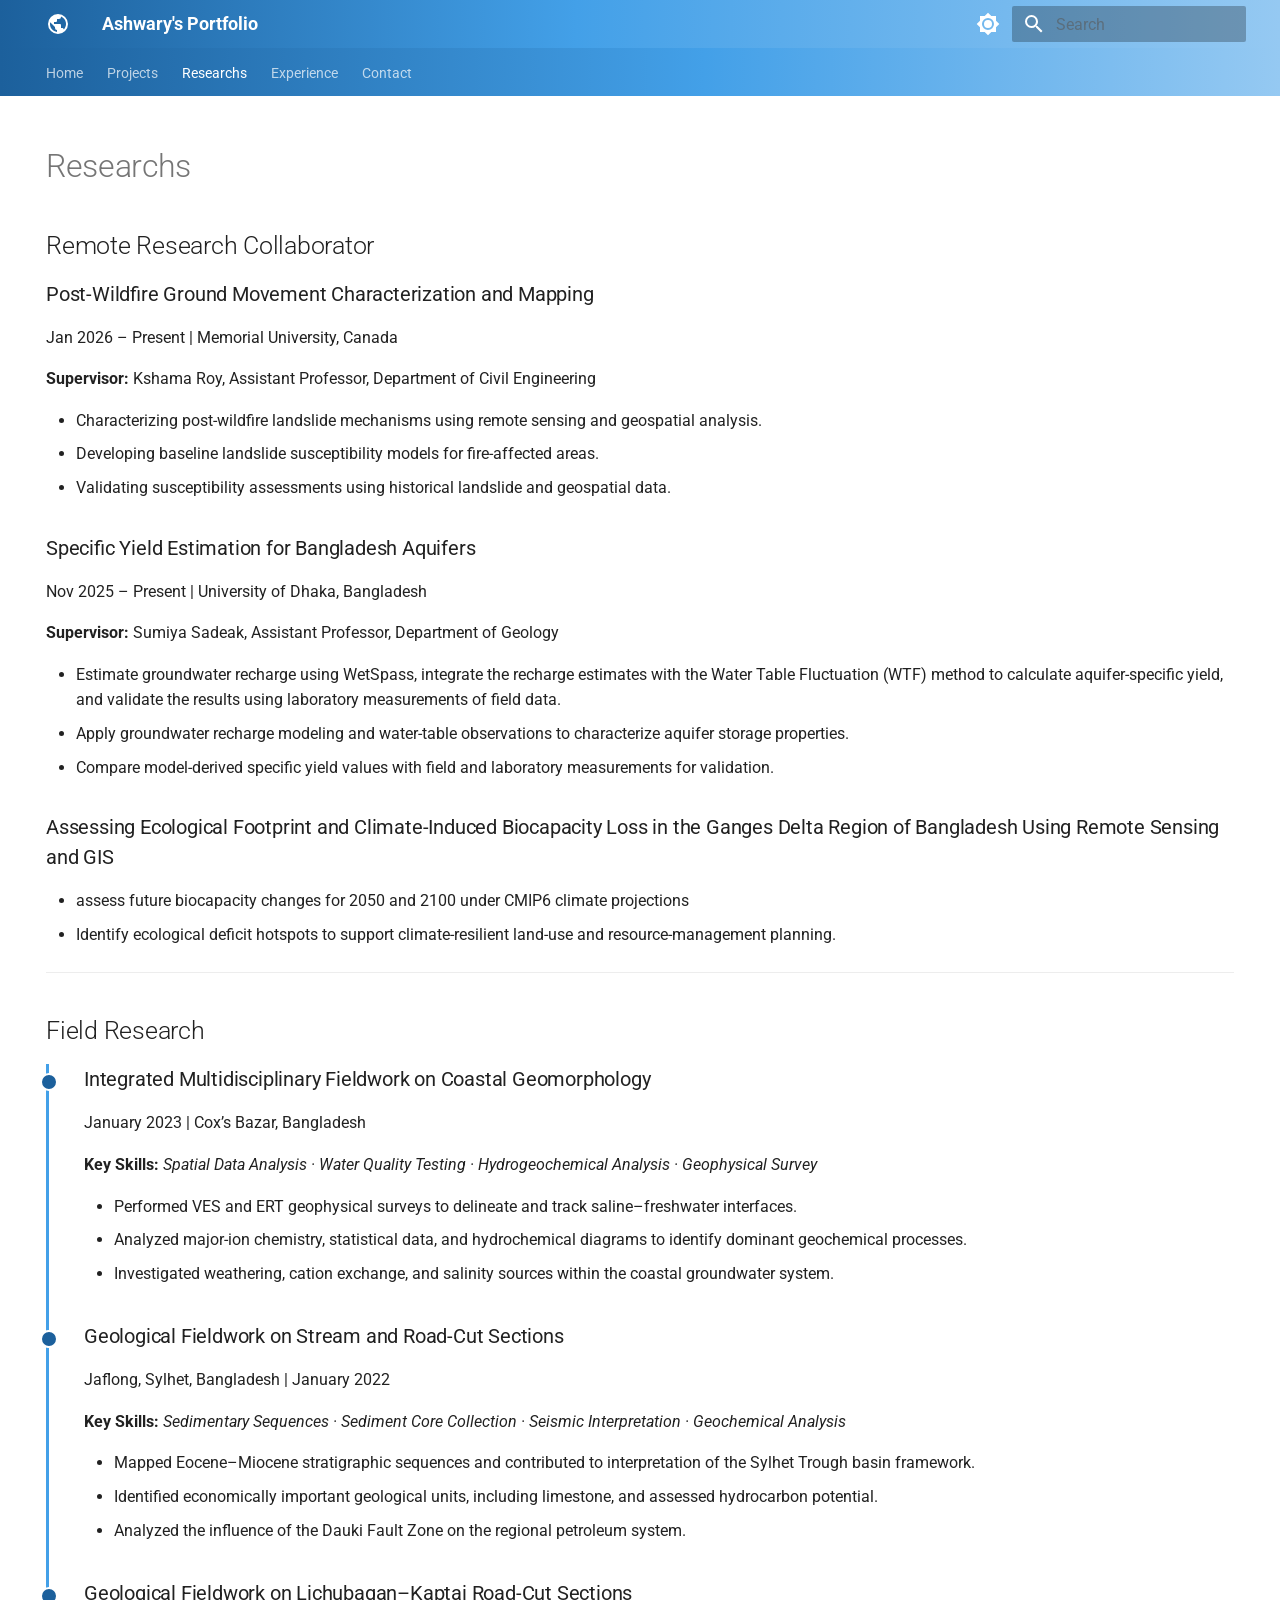
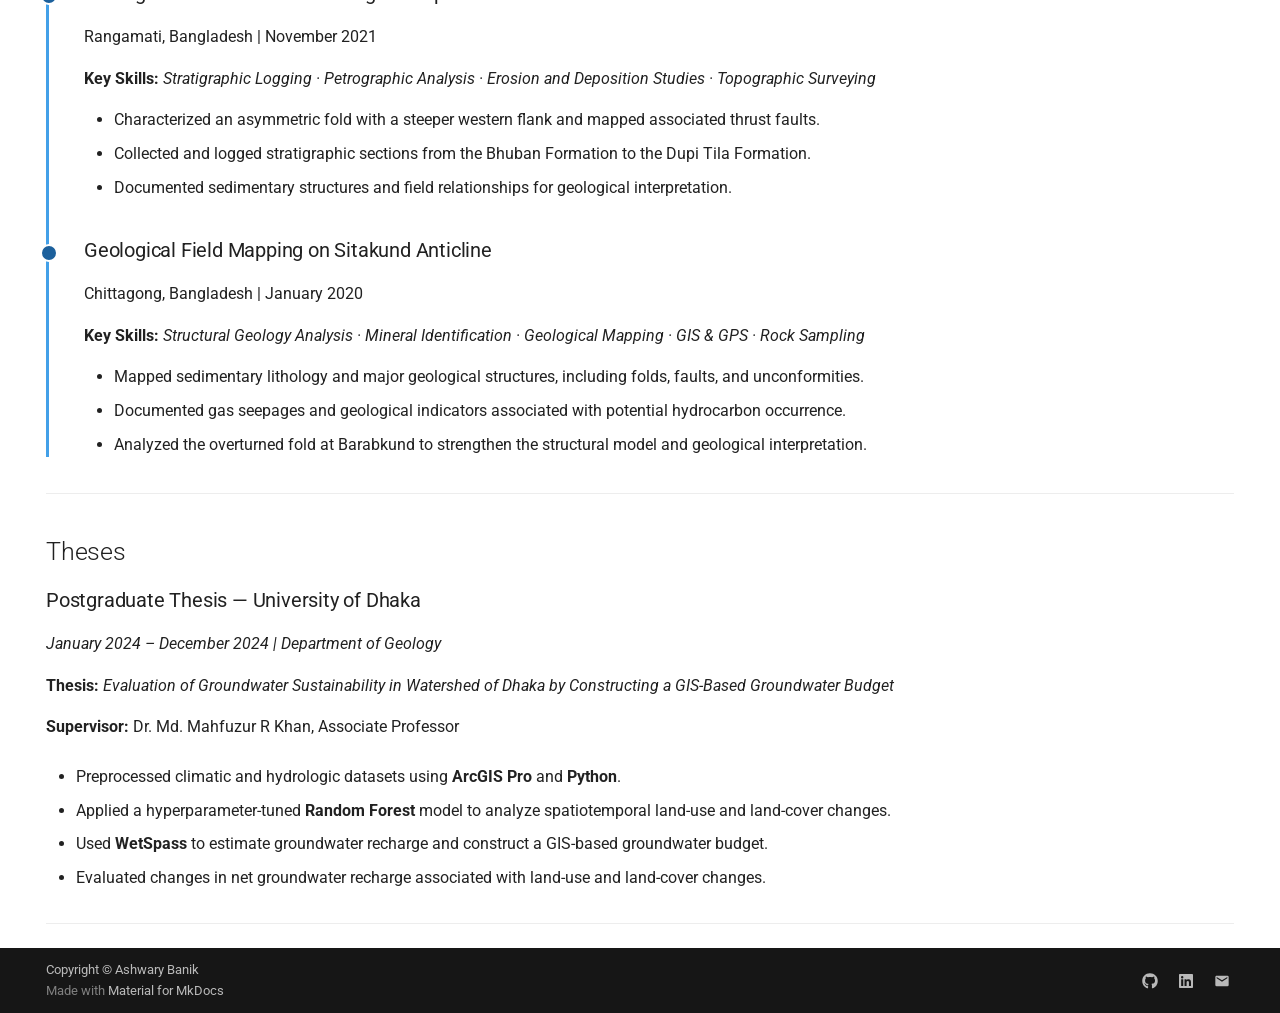
<file: publications/index.html>
<!doctype html>
<html lang="en" class="no-js">
  <head>
    
      <meta charset="utf-8">
      <meta name="viewport" content="width=device-width,initial-scale=1">
      
        <meta name="description" content="Portfolio of [Ashwary Banik] — GIS, Remote Sensing, and Spatial Data Science">
      
      
        <meta name="author" content="[Ashwary Banik]">
      
      
      
        <link rel="prev" href="../projects/aquifer/">
      
      
        <link rel="next" href="../experience/">
      
      
        
      
      
      <link rel="icon" href="../assets/images/favicon.png">
      <meta name="generator" content="mkdocs-1.6.1, mkdocs-material-9.7.7">
    
    
      
        <title>Researchs - Ashwary's Portfolio</title>
      
    
    
      <link rel="stylesheet" href="../assets/stylesheets/main.ec1eaa64.min.css">
      
        
        <link rel="stylesheet" href="../assets/stylesheets/palette.ab4e12ef.min.css">
      
      


    
    
      
    
    
      
        
        
        <link rel="preconnect" href="https://fonts.gstatic.com" crossorigin>
        <link rel="stylesheet" href="https://fonts.googleapis.com/css?family=Roboto:300,300i,400,400i,700,700i%7CRoboto+Mono:400,400i,700,700i&display=fallback">
        <style>:root{--md-text-font:"Roboto";--md-code-font:"Roboto Mono"}</style>
      
    
    
      <link rel="stylesheet" href="../assets/css/extra.css">
    
    <script>__md_scope=new URL("..",location),__md_hash=e=>[...e].reduce(((e,_)=>(e<<5)-e+_.charCodeAt(0)),0),__md_get=(e,_=localStorage,t=__md_scope)=>JSON.parse(_.getItem(t.pathname+"."+e)),__md_set=(e,_,t=localStorage,a=__md_scope)=>{try{t.setItem(a.pathname+"."+e,JSON.stringify(_))}catch(e){}}</script>
    
      

    
    
  </head>
  
  
    
    
      
    
    
    
    
    <body dir="ltr" data-md-color-scheme="default" data-md-color-primary="indigo" data-md-color-accent="blue">
  
    
    <input class="md-toggle" data-md-toggle="drawer" type="checkbox" id="__drawer" autocomplete="off">
    <input class="md-toggle" data-md-toggle="search" type="checkbox" id="__search" autocomplete="off">
    <label class="md-overlay" for="__drawer"></label>
    <div data-md-component="skip">
      
        
        <a href="#researchs" class="md-skip">
          Skip to content
        </a>
      
    </div>
    <div data-md-component="announce">
      
    </div>
    
    
      

<header class="md-header" data-md-component="header">
  <nav class="md-header__inner md-grid" aria-label="Header">
    <a href=".." title="Ashwary&#39;s Portfolio" class="md-header__button md-logo" aria-label="Ashwary's Portfolio" data-md-component="logo">
      
  
  <svg xmlns="http://www.w3.org/2000/svg" viewBox="0 0 24 24"><path d="M17.9 17.39c-.26-.8-1.01-1.39-1.9-1.39h-1v-3a1 1 0 0 0-1-1H8v-2h2a1 1 0 0 0 1-1V7h2a2 2 0 0 0 2-2v-.41a7.984 7.984 0 0 1 2.9 12.8M11 19.93c-3.95-.49-7-3.85-7-7.93 0-.62.08-1.22.21-1.79L9 15v1a2 2 0 0 0 2 2m1-16A10 10 0 0 0 2 12a10 10 0 0 0 10 10 10 10 0 0 0 10-10A10 10 0 0 0 12 2"/></svg>

    </a>
    <label class="md-header__button md-icon" for="__drawer">
      
      <svg xmlns="http://www.w3.org/2000/svg" viewBox="0 0 24 24"><path d="M3 6h18v2H3zm0 5h18v2H3zm0 5h18v2H3z"/></svg>
    </label>
    <div class="md-header__title" data-md-component="header-title">
      <div class="md-header__ellipsis">
        <div class="md-header__topic">
          <span class="md-ellipsis">
            Ashwary's Portfolio
          </span>
        </div>
        <div class="md-header__topic" data-md-component="header-topic">
          <span class="md-ellipsis">
            
              Researchs
            
          </span>
        </div>
      </div>
    </div>
    
      
        <form class="md-header__option" data-md-component="palette">
  
    
    
    
    <input class="md-option" data-md-color-media="" data-md-color-scheme="default" data-md-color-primary="indigo" data-md-color-accent="blue"  aria-label="Switch to dark mode"  type="radio" name="__palette" id="__palette_0">
    
      <label class="md-header__button md-icon" title="Switch to dark mode" for="__palette_1" hidden>
        <svg xmlns="http://www.w3.org/2000/svg" viewBox="0 0 24 24"><path d="M12 8a4 4 0 0 0-4 4 4 4 0 0 0 4 4 4 4 0 0 0 4-4 4 4 0 0 0-4-4m0 10a6 6 0 0 1-6-6 6 6 0 0 1 6-6 6 6 0 0 1 6 6 6 6 0 0 1-6 6m8-9.31V4h-4.69L12 .69 8.69 4H4v4.69L.69 12 4 15.31V20h4.69L12 23.31 15.31 20H20v-4.69L23.31 12z"/></svg>
      </label>
    
  
    
    
    
    <input class="md-option" data-md-color-media="" data-md-color-scheme="slate" data-md-color-primary="indigo" data-md-color-accent="blue"  aria-label="Switch to light mode"  type="radio" name="__palette" id="__palette_1">
    
      <label class="md-header__button md-icon" title="Switch to light mode" for="__palette_0" hidden>
        <svg xmlns="http://www.w3.org/2000/svg" viewBox="0 0 24 24"><path d="M12 18c-.89 0-1.74-.2-2.5-.55C11.56 16.5 13 14.42 13 12s-1.44-4.5-3.5-5.45C10.26 6.2 11.11 6 12 6a6 6 0 0 1 6 6 6 6 0 0 1-6 6m8-9.31V4h-4.69L12 .69 8.69 4H4v4.69L.69 12 4 15.31V20h4.69L12 23.31 15.31 20H20v-4.69L23.31 12z"/></svg>
      </label>
    
  
</form>
      
    
    
      <script>var palette=__md_get("__palette");if(palette&&palette.color){if("(prefers-color-scheme)"===palette.color.media){var media=matchMedia("(prefers-color-scheme: light)"),input=document.querySelector(media.matches?"[data-md-color-media='(prefers-color-scheme: light)']":"[data-md-color-media='(prefers-color-scheme: dark)']");palette.color.media=input.getAttribute("data-md-color-media"),palette.color.scheme=input.getAttribute("data-md-color-scheme"),palette.color.primary=input.getAttribute("data-md-color-primary"),palette.color.accent=input.getAttribute("data-md-color-accent")}for(var[key,value]of Object.entries(palette.color))document.body.setAttribute("data-md-color-"+key,value)}</script>
    
    
    
      
      
        <label class="md-header__button md-icon" for="__search">
          
          <svg xmlns="http://www.w3.org/2000/svg" viewBox="0 0 24 24"><path d="M9.5 3A6.5 6.5 0 0 1 16 9.5c0 1.61-.59 3.09-1.56 4.23l.27.27h.79l5 5-1.5 1.5-5-5v-.79l-.27-.27A6.52 6.52 0 0 1 9.5 16 6.5 6.5 0 0 1 3 9.5 6.5 6.5 0 0 1 9.5 3m0 2C7 5 5 7 5 9.5S7 14 9.5 14 14 12 14 9.5 12 5 9.5 5"/></svg>
        </label>
        <div class="md-search" data-md-component="search" role="dialog">
  <label class="md-search__overlay" for="__search"></label>
  <div class="md-search__inner" role="search">
    <form class="md-search__form" name="search">
      <input type="text" class="md-search__input" name="query" aria-label="Search" placeholder="Search" autocapitalize="off" autocorrect="off" autocomplete="off" spellcheck="false" data-md-component="search-query" required>
      <label class="md-search__icon md-icon" for="__search">
        
        <svg xmlns="http://www.w3.org/2000/svg" viewBox="0 0 24 24"><path d="M9.5 3A6.5 6.5 0 0 1 16 9.5c0 1.61-.59 3.09-1.56 4.23l.27.27h.79l5 5-1.5 1.5-5-5v-.79l-.27-.27A6.52 6.52 0 0 1 9.5 16 6.5 6.5 0 0 1 3 9.5 6.5 6.5 0 0 1 9.5 3m0 2C7 5 5 7 5 9.5S7 14 9.5 14 14 12 14 9.5 12 5 9.5 5"/></svg>
        
        <svg xmlns="http://www.w3.org/2000/svg" viewBox="0 0 24 24"><path d="M20 11v2H8l5.5 5.5-1.42 1.42L4.16 12l7.92-7.92L13.5 5.5 8 11z"/></svg>
      </label>
      <nav class="md-search__options" aria-label="Search">
        
        <button type="reset" class="md-search__icon md-icon" title="Clear" aria-label="Clear" tabindex="-1">
          
          <svg xmlns="http://www.w3.org/2000/svg" viewBox="0 0 24 24"><path d="M19 6.41 17.59 5 12 10.59 6.41 5 5 6.41 10.59 12 5 17.59 6.41 19 12 13.41 17.59 19 19 17.59 13.41 12z"/></svg>
        </button>
      </nav>
      
    </form>
    <div class="md-search__output">
      <div class="md-search__scrollwrap" tabindex="0" data-md-scrollfix>
        <div class="md-search-result" data-md-component="search-result">
          <div class="md-search-result__meta">
            Initializing search
          </div>
          <ol class="md-search-result__list" role="presentation"></ol>
        </div>
      </div>
    </div>
  </div>
</div>
      
    
    
  </nav>
  
</header>
    
    <div class="md-container" data-md-component="container">
      
      
        
          
            
<nav class="md-tabs" aria-label="Tabs" data-md-component="tabs">
  <div class="md-grid">
    <ul class="md-tabs__list">
      
        
  
  
  
  
    <li class="md-tabs__item">
      <a href=".." class="md-tabs__link">
        
  
  
    
  
  Home

      </a>
    </li>
  

      
        
  
  
  
  
    
    
      <li class="md-tabs__item">
        <a href="../projects/" class="md-tabs__link">
          
  
  
  Projects

        </a>
      </li>
    
  

      
        
  
  
  
    
  
  
    <li class="md-tabs__item md-tabs__item--active">
      <a href="./" class="md-tabs__link">
        
  
  
    
  
  Researchs

      </a>
    </li>
  

      
        
  
  
  
  
    <li class="md-tabs__item">
      <a href="../experience/" class="md-tabs__link">
        
  
  
    
  
  Experience

      </a>
    </li>
  

      
        
  
  
  
  
    <li class="md-tabs__item">
      <a href="../contact/" class="md-tabs__link">
        
  
  
    
  
  Contact

      </a>
    </li>
  

      
    </ul>
  </div>
</nav>
          
        
      
      <main class="md-main" data-md-component="main">
        <div class="md-main__inner md-grid">
          
            
              
                
              
              <div class="md-sidebar md-sidebar--primary" data-md-component="sidebar" data-md-type="navigation" hidden>
                <div class="md-sidebar__scrollwrap">
                  <div class="md-sidebar__inner">
                    


  


<nav class="md-nav md-nav--primary md-nav--lifted" aria-label="Navigation" data-md-level="0">
  <label class="md-nav__title" for="__drawer">
    <a href=".." title="Ashwary&#39;s Portfolio" class="md-nav__button md-logo" aria-label="Ashwary's Portfolio" data-md-component="logo">
      
  
  <svg xmlns="http://www.w3.org/2000/svg" viewBox="0 0 24 24"><path d="M17.9 17.39c-.26-.8-1.01-1.39-1.9-1.39h-1v-3a1 1 0 0 0-1-1H8v-2h2a1 1 0 0 0 1-1V7h2a2 2 0 0 0 2-2v-.41a7.984 7.984 0 0 1 2.9 12.8M11 19.93c-3.95-.49-7-3.85-7-7.93 0-.62.08-1.22.21-1.79L9 15v1a2 2 0 0 0 2 2m1-16A10 10 0 0 0 2 12a10 10 0 0 0 10 10 10 10 0 0 0 10-10A10 10 0 0 0 12 2"/></svg>

    </a>
    Ashwary's Portfolio
  </label>
  
  <ul class="md-nav__list" data-md-scrollfix>
    
      
      
  
  
  
  
    <li class="md-nav__item">
      <a href=".." class="md-nav__link">
        
  
  
  <span class="md-ellipsis">
    
  
    Home
  

    
  </span>
  
  

      </a>
    </li>
  

    
      
      
  
  
  
  
    
    
    
    
      
      
    
    
    <li class="md-nav__item md-nav__item--nested">
      
        
        
        <input class="md-nav__toggle md-toggle " type="checkbox" id="__nav_2" >
        
          
          <label class="md-nav__link" for="__nav_2" id="__nav_2_label" tabindex="0">
            
  
  
  <span class="md-ellipsis">
    
  
    Projects
  

    
  </span>
  
  

            <span class="md-nav__icon md-icon"></span>
          </label>
        
        <nav class="md-nav" data-md-level="1" aria-labelledby="__nav_2_label" aria-expanded="false">
          <label class="md-nav__title" for="__nav_2">
            <span class="md-nav__icon md-icon"></span>
            
  
    Projects
  

          </label>
          <ul class="md-nav__list" data-md-scrollfix>
            
              
                
  
  
  
  
    <li class="md-nav__item">
      <a href="../projects/" class="md-nav__link">
        
  
  
  <span class="md-ellipsis">
    
  
    All Projects
  

    
  </span>
  
  

      </a>
    </li>
  

              
            
              
                
  
  
  
  
    <li class="md-nav__item">
      <a href="../projects/recharge/" class="md-nav__link">
        
  
  
  <span class="md-ellipsis">
    
  
    Evaluation of Groundwater Sustainability
  

    
  </span>
  
  

      </a>
    </li>
  

              
            
              
                
  
  
  
  
    <li class="md-nav__item">
      <a href="../projects/dwasa/" class="md-nav__link">
        
  
  
  <span class="md-ellipsis">
    
  
    3D Groundwater Flow Modeling of the Dhaka Watershed
  

    
  </span>
  
  

      </a>
    </li>
  

              
            
              
                
  
  
  
  
    <li class="md-nav__item">
      <a href="../projects/gw_stress/" class="md-nav__link">
        
  
  
  <span class="md-ellipsis">
    
  
    Groundwater Stress and Vulnerability Assessment
  

    
  </span>
  
  

      </a>
    </li>
  

              
            
              
                
  
  
  
  
    <li class="md-nav__item">
      <a href="../projects/aquifer/" class="md-nav__link">
        
  
  
  <span class="md-ellipsis">
    
  
    Aquifer Geometry Analysis 
  

    
  </span>
  
  

      </a>
    </li>
  

              
            
          </ul>
        </nav>
      
    </li>
  

    
      
      
  
  
    
  
  
  
    <li class="md-nav__item md-nav__item--active">
      
      <input class="md-nav__toggle md-toggle" type="checkbox" id="__toc">
      
      
        
      
      
        <label class="md-nav__link md-nav__link--active" for="__toc">
          
  
  
  <span class="md-ellipsis">
    
  
    Researchs
  

    
  </span>
  
  

          <span class="md-nav__icon md-icon"></span>
        </label>
      
      <a href="./" class="md-nav__link md-nav__link--active">
        
  
  
  <span class="md-ellipsis">
    
  
    Researchs
  

    
  </span>
  
  

      </a>
      
        

<nav class="md-nav md-nav--secondary" aria-label="Table of contents">
  
  
  
    
  
  
    <label class="md-nav__title" for="__toc">
      <span class="md-nav__icon md-icon"></span>
      Table of contents
    </label>
    <ul class="md-nav__list" data-md-component="toc" data-md-scrollfix>
      
        <li class="md-nav__item">
  <a href="#remote-research-collaborator" class="md-nav__link">
    <span class="md-ellipsis">
      
        Remote Research Collaborator
      
    </span>
  </a>
  
    <nav class="md-nav" aria-label="Remote Research Collaborator">
      <ul class="md-nav__list">
        
          <li class="md-nav__item">
  <a href="#post-wildfire-ground-movement-characterization-and-mapping" class="md-nav__link">
    <span class="md-ellipsis">
      
        Post-Wildfire Ground Movement Characterization and Mapping
      
    </span>
  </a>
  
</li>
        
          <li class="md-nav__item">
  <a href="#specific-yield-estimation-for-bangladesh-aquifers" class="md-nav__link">
    <span class="md-ellipsis">
      
        Specific Yield Estimation for Bangladesh Aquifers
      
    </span>
  </a>
  
</li>
        
          <li class="md-nav__item">
  <a href="#assessing-ecological-footprint-and-climate-induced-biocapacity-loss-in-the-ganges-delta-region-of-bangladesh-using-remote-sensing-and-gis" class="md-nav__link">
    <span class="md-ellipsis">
      
        Assessing Ecological Footprint and Climate-Induced Biocapacity Loss in the Ganges Delta Region of Bangladesh Using Remote Sensing and GIS
      
    </span>
  </a>
  
</li>
        
      </ul>
    </nav>
  
</li>
      
        <li class="md-nav__item">
  <a href="#field-research" class="md-nav__link">
    <span class="md-ellipsis">
      
        Field Research
      
    </span>
  </a>
  
    <nav class="md-nav" aria-label="Field Research">
      <ul class="md-nav__list">
        
          <li class="md-nav__item">
  <a href="#integrated-multidisciplinary-fieldwork-on-coastal-geomorphology" class="md-nav__link">
    <span class="md-ellipsis">
      
        Integrated Multidisciplinary Fieldwork on Coastal Geomorphology
      
    </span>
  </a>
  
</li>
        
          <li class="md-nav__item">
  <a href="#geological-fieldwork-on-stream-and-road-cut-sections" class="md-nav__link">
    <span class="md-ellipsis">
      
        Geological Fieldwork on Stream and Road-Cut Sections
      
    </span>
  </a>
  
</li>
        
          <li class="md-nav__item">
  <a href="#geological-fieldwork-on-lichubagankaptai-road-cut-sections" class="md-nav__link">
    <span class="md-ellipsis">
      
        Geological Fieldwork on Lichubagan–Kaptai Road-Cut Sections
      
    </span>
  </a>
  
</li>
        
          <li class="md-nav__item">
  <a href="#geological-field-mapping-on-sitakund-anticline" class="md-nav__link">
    <span class="md-ellipsis">
      
        Geological Field Mapping on Sitakund Anticline
      
    </span>
  </a>
  
</li>
        
      </ul>
    </nav>
  
</li>
      
        <li class="md-nav__item">
  <a href="#theses" class="md-nav__link">
    <span class="md-ellipsis">
      
        Theses
      
    </span>
  </a>
  
    <nav class="md-nav" aria-label="Theses">
      <ul class="md-nav__list">
        
          <li class="md-nav__item">
  <a href="#postgraduate-thesis-university-of-dhaka" class="md-nav__link">
    <span class="md-ellipsis">
      
        Postgraduate Thesis — University of Dhaka
      
    </span>
  </a>
  
</li>
        
      </ul>
    </nav>
  
</li>
      
    </ul>
  
</nav>
      
    </li>
  

    
      
      
  
  
  
  
    <li class="md-nav__item">
      <a href="../experience/" class="md-nav__link">
        
  
  
  <span class="md-ellipsis">
    
  
    Experience
  

    
  </span>
  
  

      </a>
    </li>
  

    
      
      
  
  
  
  
    <li class="md-nav__item">
      <a href="../contact/" class="md-nav__link">
        
  
  
  <span class="md-ellipsis">
    
  
    Contact
  

    
  </span>
  
  

      </a>
    </li>
  

    
  </ul>
</nav>
                  </div>
                </div>
              </div>
            
            
              
                
              
              <div class="md-sidebar md-sidebar--secondary" data-md-component="sidebar" data-md-type="toc" hidden>
                <div class="md-sidebar__scrollwrap">
                  <div class="md-sidebar__inner">
                    

<nav class="md-nav md-nav--secondary" aria-label="Table of contents">
  
  
  
    
  
  
    <label class="md-nav__title" for="__toc">
      <span class="md-nav__icon md-icon"></span>
      Table of contents
    </label>
    <ul class="md-nav__list" data-md-component="toc" data-md-scrollfix>
      
        <li class="md-nav__item">
  <a href="#remote-research-collaborator" class="md-nav__link">
    <span class="md-ellipsis">
      
        Remote Research Collaborator
      
    </span>
  </a>
  
    <nav class="md-nav" aria-label="Remote Research Collaborator">
      <ul class="md-nav__list">
        
          <li class="md-nav__item">
  <a href="#post-wildfire-ground-movement-characterization-and-mapping" class="md-nav__link">
    <span class="md-ellipsis">
      
        Post-Wildfire Ground Movement Characterization and Mapping
      
    </span>
  </a>
  
</li>
        
          <li class="md-nav__item">
  <a href="#specific-yield-estimation-for-bangladesh-aquifers" class="md-nav__link">
    <span class="md-ellipsis">
      
        Specific Yield Estimation for Bangladesh Aquifers
      
    </span>
  </a>
  
</li>
        
          <li class="md-nav__item">
  <a href="#assessing-ecological-footprint-and-climate-induced-biocapacity-loss-in-the-ganges-delta-region-of-bangladesh-using-remote-sensing-and-gis" class="md-nav__link">
    <span class="md-ellipsis">
      
        Assessing Ecological Footprint and Climate-Induced Biocapacity Loss in the Ganges Delta Region of Bangladesh Using Remote Sensing and GIS
      
    </span>
  </a>
  
</li>
        
      </ul>
    </nav>
  
</li>
      
        <li class="md-nav__item">
  <a href="#field-research" class="md-nav__link">
    <span class="md-ellipsis">
      
        Field Research
      
    </span>
  </a>
  
    <nav class="md-nav" aria-label="Field Research">
      <ul class="md-nav__list">
        
          <li class="md-nav__item">
  <a href="#integrated-multidisciplinary-fieldwork-on-coastal-geomorphology" class="md-nav__link">
    <span class="md-ellipsis">
      
        Integrated Multidisciplinary Fieldwork on Coastal Geomorphology
      
    </span>
  </a>
  
</li>
        
          <li class="md-nav__item">
  <a href="#geological-fieldwork-on-stream-and-road-cut-sections" class="md-nav__link">
    <span class="md-ellipsis">
      
        Geological Fieldwork on Stream and Road-Cut Sections
      
    </span>
  </a>
  
</li>
        
          <li class="md-nav__item">
  <a href="#geological-fieldwork-on-lichubagankaptai-road-cut-sections" class="md-nav__link">
    <span class="md-ellipsis">
      
        Geological Fieldwork on Lichubagan–Kaptai Road-Cut Sections
      
    </span>
  </a>
  
</li>
        
          <li class="md-nav__item">
  <a href="#geological-field-mapping-on-sitakund-anticline" class="md-nav__link">
    <span class="md-ellipsis">
      
        Geological Field Mapping on Sitakund Anticline
      
    </span>
  </a>
  
</li>
        
      </ul>
    </nav>
  
</li>
      
        <li class="md-nav__item">
  <a href="#theses" class="md-nav__link">
    <span class="md-ellipsis">
      
        Theses
      
    </span>
  </a>
  
    <nav class="md-nav" aria-label="Theses">
      <ul class="md-nav__list">
        
          <li class="md-nav__item">
  <a href="#postgraduate-thesis-university-of-dhaka" class="md-nav__link">
    <span class="md-ellipsis">
      
        Postgraduate Thesis — University of Dhaka
      
    </span>
  </a>
  
</li>
        
      </ul>
    </nav>
  
</li>
      
    </ul>
  
</nav>
                  </div>
                </div>
              </div>
            
          
          
            <div class="md-content" data-md-component="content">
              
              <article class="md-content__inner md-typeset">
                
                  
  




<!--
CHECKLIST FOR THIS PAGE:
- [ ] Replace each [YOUR ...] placeholder with your actual information
- [ ] Add or remove entries in each section as needed
- [ ] Remove sections that are not applicable (e.g., Theses, Conference Presentations)
- [ ] Add DOI or URL links where available
-->

<!-- Google tag (gtag.js) -->
<script async src="https://www.googletagmanager.com/gtag/js?id=G-T6F3SXP0GK"></script>
<script>
  window.dataLayer = window.dataLayer || [];
  function gtag(){dataLayer.push(arguments);}
  gtag('js', new Date());

  gtag('config', 'G-T6F3SXP0GK');
</script>

<h1 id="researchs">Researchs</h1>
<h2 id="remote-research-collaborator">Remote Research Collaborator</h2>
<h3 id="post-wildfire-ground-movement-characterization-and-mapping">Post-Wildfire Ground Movement Characterization and Mapping</h3>
<p>Jan 2026 – Present | Memorial University, Canada</p>
<p><strong>Supervisor:</strong>  Kshama Roy, Assistant Professor, Department of Civil Engineering</p>
<ul>
<li>Characterizing post-wildfire landslide mechanisms using remote sensing and geospatial analysis.</li>
<li>Developing baseline landslide susceptibility models for fire-affected areas.</li>
<li>Validating susceptibility assessments using historical landslide and geospatial data.</li>
</ul>
<h3 id="specific-yield-estimation-for-bangladesh-aquifers">Specific Yield Estimation for Bangladesh Aquifers</h3>
<p>Nov 2025 – Present | University of Dhaka, Bangladesh </p>
<p><strong>Supervisor:</strong>  Sumiya Sadeak, Assistant Professor, Department of Geology</p>
<ul>
<li>Estimate groundwater recharge using WetSpass, integrate the recharge estimates with the Water Table Fluctuation (WTF) method to calculate aquifer-specific yield, and validate the results using laboratory measurements of field data.</li>
<li>Apply groundwater recharge modeling and water-table observations to characterize aquifer storage properties.</li>
<li>Compare model-derived specific yield values with field and laboratory measurements for validation.</li>
</ul>
<h3 id="assessing-ecological-footprint-and-climate-induced-biocapacity-loss-in-the-ganges-delta-region-of-bangladesh-using-remote-sensing-and-gis">Assessing Ecological Footprint and Climate-Induced Biocapacity Loss in the Ganges Delta Region of Bangladesh Using Remote Sensing and GIS</h3>
<ul>
<li>assess future biocapacity changes for 2050 and 2100 under CMIP6 climate projections</li>
<li>Identify ecological deficit hotspots to support climate-resilient land-use and resource-management planning.</li>
</ul>
<hr />
<h2 id="field-research">Field Research</h2>
<div class="timeline">
<div class="timeline-entry">
<h3 id="integrated-multidisciplinary-fieldwork-on-coastal-geomorphology">Integrated Multidisciplinary Fieldwork on Coastal Geomorphology</h3>
<p>January 2023 | Cox’s Bazar, Bangladesh</p>
<p><strong>Key Skills:</strong> <em>Spatial Data Analysis · Water Quality Testing · Hydrogeochemical Analysis · Geophysical Survey</em></p>
<ul>
<li>Performed VES and ERT geophysical surveys to delineate and track saline–freshwater interfaces.</li>
<li>Analyzed major-ion chemistry, statistical data, and hydrochemical diagrams to identify dominant geochemical processes.</li>
<li>Investigated weathering, cation exchange, and salinity sources within the coastal groundwater system.</li>
</ul>
</div>
<div class="timeline-entry">
<div class="timeline-entry">
<h3 id="geological-fieldwork-on-stream-and-road-cut-sections">Geological Fieldwork on Stream and Road-Cut Sections</h3>
<p>Jaflong, Sylhet, Bangladesh | January 2022</p>
<p><strong>Key Skills:</strong> <em>Sedimentary Sequences · Sediment Core Collection · Seismic Interpretation · Geochemical Analysis</em></p>
<ul>
<li>Mapped Eocene–Miocene stratigraphic sequences and contributed to interpretation of the Sylhet Trough basin framework.</li>
<li>Identified economically important geological units, including limestone, and assessed hydrocarbon potential.</li>
<li>Analyzed the influence of the Dauki Fault Zone on the regional petroleum system.</li>
</ul>
</div>
<div class="timeline-entry">
<h3 id="geological-fieldwork-on-lichubagankaptai-road-cut-sections">Geological Fieldwork on Lichubagan–Kaptai Road-Cut Sections</h3>
<p>Rangamati, Bangladesh | November 2021</p>
<p><strong>Key Skills:</strong> <em>Stratigraphic Logging · Petrographic Analysis · Erosion and Deposition Studies · Topographic Surveying</em></p>
<ul>
<li>Characterized an asymmetric fold with a steeper western flank and mapped associated thrust faults.</li>
<li>Collected and logged stratigraphic sections from the Bhuban Formation to the Dupi Tila Formation.</li>
<li>Documented sedimentary structures and field relationships for geological interpretation.</li>
</ul>
</div>
<div class="timeline-entry">
<h3 id="geological-field-mapping-on-sitakund-anticline">Geological Field Mapping on Sitakund Anticline</h3>
<p>Chittagong, Bangladesh | January 2020</p>
<p><strong>Key Skills:</strong> <em>Structural Geology Analysis · Mineral Identification · Geological Mapping · GIS &amp; GPS · Rock Sampling</em></p>
<ul>
<li>Mapped sedimentary lithology and major geological structures, including folds, faults, and unconformities.</li>
<li>Documented gas seepages and geological indicators associated with potential hydrocarbon occurrence.</li>
<li>Analyzed the overturned fold at Barabkund to strengthen the structural model and geological interpretation.</li>
</ul>
</div>
</div>
</div>
<hr />
<h2 id="theses">Theses</h2>
<h3 id="postgraduate-thesis-university-of-dhaka">Postgraduate Thesis — University of Dhaka</h3>
<p><em>January 2024 – December 2024 | Department of Geology</em></p>
<p><strong>Thesis:</strong> <em>Evaluation of Groundwater Sustainability in Watershed of Dhaka by Constructing a GIS-Based Groundwater Budget</em></p>
<p><strong>Supervisor:</strong> Dr. Md. Mahfuzur R Khan, Associate Professor</p>
<ul>
<li>
<p>Preprocessed climatic and hydrologic datasets using <strong>ArcGIS Pro</strong> and <strong>Python</strong>.</p>
</li>
<li>
<p>Applied a hyperparameter-tuned <strong>Random Forest</strong> model to analyze spatiotemporal land-use and land-cover changes.</p>
</li>
<li>
<p>Used <strong>WetSpass</strong> to estimate groundwater recharge and construct a GIS-based groundwater budget.</p>
</li>
<li>
<p>Evaluated changes in net groundwater recharge associated with land-use and land-cover changes.</p>
</li>
</ul>
<hr />







  
  




  



                
              </article>
            </div>
          
          
<script>var target=document.getElementById(location.hash.slice(1));target&&target.name&&(target.checked=target.name.startsWith("__tabbed_"))</script>
        </div>
        
          <button type="button" class="md-top md-icon" data-md-component="top" hidden>
  
  <svg xmlns="http://www.w3.org/2000/svg" viewBox="0 0 24 24"><path d="M13 20h-2V8l-5.5 5.5-1.42-1.42L12 4.16l7.92 7.92-1.42 1.42L13 8z"/></svg>
  Back to top
</button>
        
      </main>
      
        <footer class="md-footer">
  
  <div class="md-footer-meta md-typeset">
    <div class="md-footer-meta__inner md-grid">
      <div class="md-copyright">
  
    <div class="md-copyright__highlight">
      Copyright &copy; Ashwary Banik
    </div>
  
  
    Made with
    <a href="https://squidfunk.github.io/mkdocs-material/" target="_blank" rel="noopener">
      Material for MkDocs
    </a>
  
</div>
      
        
<div class="md-social">
  
    
    
    
    
      
      
    
    <a href="https://github.com/AshwaryBanik" target="_blank" rel="noopener" title="github.com" class="md-social__link">
      <svg xmlns="http://www.w3.org/2000/svg" viewBox="0 0 512 512"><!--! Font Awesome Free 7.1.0 by @fontawesome - https://fontawesome.com License - https://fontawesome.com/license/free (Icons: CC BY 4.0, Fonts: SIL OFL 1.1, Code: MIT License) Copyright 2025 Fonticons, Inc.--><path d="M173.9 397.4c0 2-2.3 3.6-5.2 3.6-3.3.3-5.6-1.3-5.6-3.6 0-2 2.3-3.6 5.2-3.6 3-.3 5.6 1.3 5.6 3.6m-31.1-4.5c-.7 2 1.3 4.3 4.3 4.9 2.6 1 5.6 0 6.2-2s-1.3-4.3-4.3-5.2c-2.6-.7-5.5.3-6.2 2.3m44.2-1.7c-2.9.7-4.9 2.6-4.6 4.9.3 2 2.9 3.3 5.9 2.6 2.9-.7 4.9-2.6 4.6-4.6-.3-1.9-3-3.2-5.9-2.9M252.8 8C114.1 8 8 113.3 8 252c0 110.9 69.8 205.8 169.5 239.2 12.8 2.3 17.3-5.6 17.3-12.1 0-6.2-.3-40.4-.3-61.4 0 0-70 15-84.7-29.8 0 0-11.4-29.1-27.8-36.6 0 0-22.9-15.7 1.6-15.4 0 0 24.9 2 38.6 25.8 21.9 38.6 58.6 27.5 72.9 20.9 2.3-16 8.8-27.1 16-33.7-55.9-6.2-112.3-14.3-112.3-110.5 0-27.5 7.6-41.3 23.6-58.9-2.6-6.5-11.1-33.3 2.6-67.9 20.9-6.5 69 27 69 27 20-5.6 41.5-8.5 62.8-8.5s42.8 2.9 62.8 8.5c0 0 48.1-33.6 69-27 13.7 34.7 5.2 61.4 2.6 67.9 16 17.7 25.8 31.5 25.8 58.9 0 96.5-58.9 104.2-114.8 110.5 9.2 7.9 17 22.9 17 46.4 0 33.7-.3 75.4-.3 83.6 0 6.5 4.6 14.4 17.3 12.1C436.2 457.8 504 362.9 504 252 504 113.3 391.5 8 252.8 8M105.2 352.9c-1.3 1-1 3.3.7 5.2 1.6 1.6 3.9 2.3 5.2 1 1.3-1 1-3.3-.7-5.2-1.6-1.6-3.9-2.3-5.2-1m-10.8-8.1c-.7 1.3.3 2.9 2.3 3.9 1.6 1 3.6.7 4.3-.7.7-1.3-.3-2.9-2.3-3.9-2-.6-3.6-.3-4.3.7m32.4 35.6c-1.6 1.3-1 4.3 1.3 6.2 2.3 2.3 5.2 2.6 6.5 1 1.3-1.3.7-4.3-1.3-6.2-2.2-2.3-5.2-2.6-6.5-1m-11.4-14.7c-1.6 1-1.6 3.6 0 5.9s4.3 3.3 5.6 2.3c1.6-1.3 1.6-3.9 0-6.2-1.4-2.3-4-3.3-5.6-2"/></svg>
    </a>
  
    
    
    
    
      
      
    
    <a href="https://linkedin.com/in/ashwarybanik/" target="_blank" rel="noopener" title="linkedin.com" class="md-social__link">
      <svg xmlns="http://www.w3.org/2000/svg" viewBox="0 0 448 512"><!--! Font Awesome Free 7.1.0 by @fontawesome - https://fontawesome.com License - https://fontawesome.com/license/free (Icons: CC BY 4.0, Fonts: SIL OFL 1.1, Code: MIT License) Copyright 2025 Fonticons, Inc.--><path d="M416 32H31.9C14.3 32 0 46.5 0 64.3v383.4C0 465.5 14.3 480 31.9 480H416c17.6 0 32-14.5 32-32.3V64.3c0-17.8-14.4-32.3-32-32.3M135.4 416H69V202.2h66.5V416zM102.2 96a38.5 38.5 0 1 1 0 77 38.5 38.5 0 1 1 0-77m282.1 320h-66.4V312c0-24.8-.5-56.7-34.5-56.7-34.6 0-39.9 27-39.9 54.9V416h-66.4V202.2h63.7v29.2h.9c8.9-16.8 30.6-34.5 62.9-34.5 67.2 0 79.7 44.3 79.7 101.9z"/></svg>
    </a>
  
    
    
    
    
    <a href="mailto:ashwarybanik@gmail.com" target="_blank" rel="noopener" title="" class="md-social__link">
      <svg xmlns="http://www.w3.org/2000/svg" viewBox="0 0 24 24"><path d="m20 8-8 5-8-5V6l8 5 8-5m0-2H4c-1.11 0-2 .89-2 2v12a2 2 0 0 0 2 2h16a2 2 0 0 0 2-2V6a2 2 0 0 0-2-2"/></svg>
    </a>
  
</div>
      
    </div>
  </div>
</footer>
      
    </div>
    <div class="md-dialog" data-md-component="dialog">
      <div class="md-dialog__inner md-typeset"></div>
    </div>
    
    
    
      
      
      <script id="__config" type="application/json">{"annotate": null, "base": "..", "features": ["navigation.tabs", "navigation.top", "content.code.copy"], "search": "../assets/javascripts/workers/search.2c215733.min.js", "tags": null, "translations": {"clipboard.copied": "Copied to clipboard", "clipboard.copy": "Copy to clipboard", "search.result.more.one": "1 more on this page", "search.result.more.other": "# more on this page", "search.result.none": "No matching documents", "search.result.one": "1 matching document", "search.result.other": "# matching documents", "search.result.placeholder": "Type to start searching", "search.result.term.missing": "Missing", "select.version": "Select version"}, "version": null}</script>
    
    
      <script src="../assets/javascripts/bundle.d7400e89.min.js"></script>
      
    
  </body>
</html>
</file>
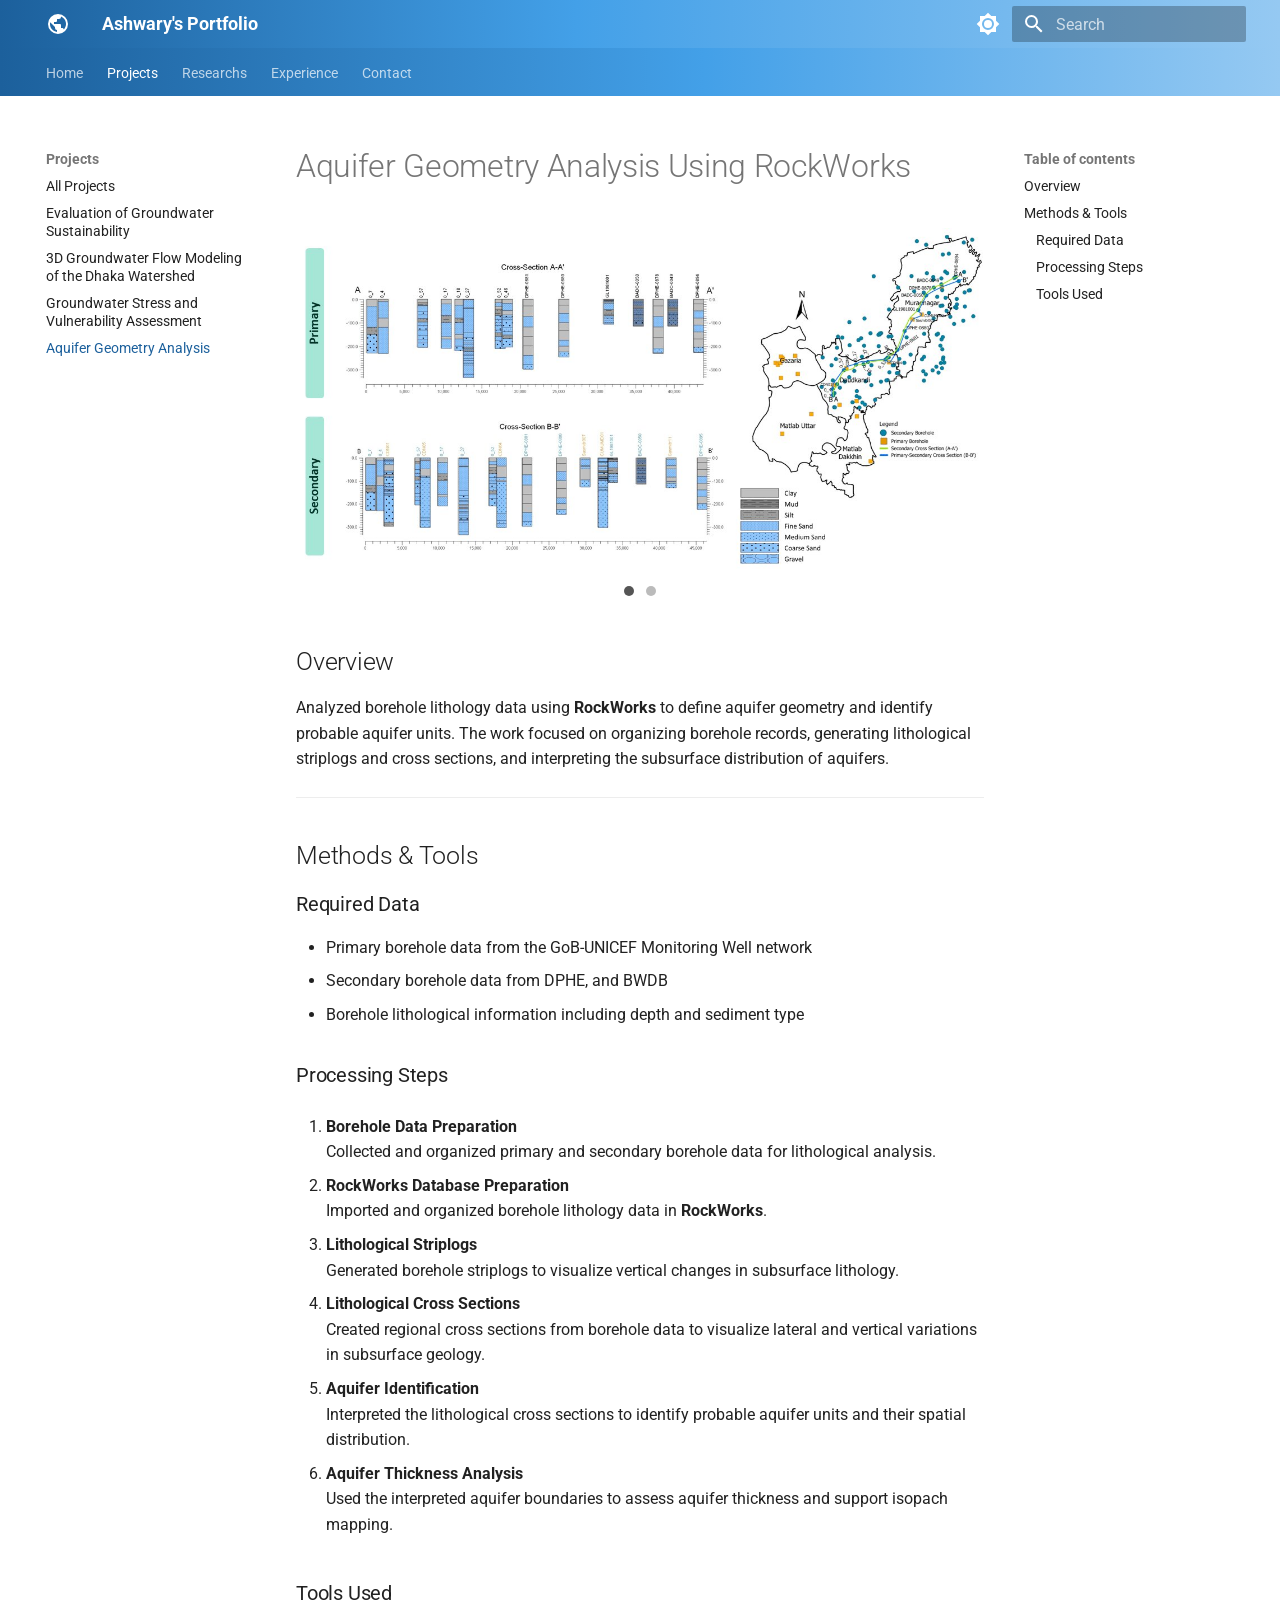
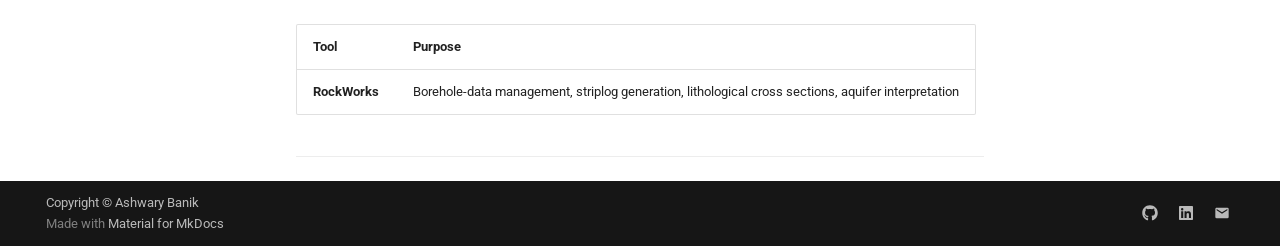
<file: projects/aquifer/index.html>
<!doctype html>
<html lang="en" class="no-js">
  <head>
    
      <meta charset="utf-8">
      <meta name="viewport" content="width=device-width,initial-scale=1">
      
        <meta name="description" content="Portfolio of [Ashwary Banik] — GIS, Remote Sensing, and Spatial Data Science">
      
      
        <meta name="author" content="[Ashwary Banik]">
      
      
      
        <link rel="prev" href="../gw_stress/">
      
      
        <link rel="next" href="../../publications/">
      
      
        
      
      
      <link rel="icon" href="../../assets/images/favicon.png">
      <meta name="generator" content="mkdocs-1.6.1, mkdocs-material-9.7.7">
    
    
      
        <title>Aquifer Geometry Analysis - Ashwary's Portfolio</title>
      
    
    
      <link rel="stylesheet" href="../../assets/stylesheets/main.ec1eaa64.min.css">
      
        
        <link rel="stylesheet" href="../../assets/stylesheets/palette.ab4e12ef.min.css">
      
      


    
    
      
    
    
      
        
        
        <link rel="preconnect" href="https://fonts.gstatic.com" crossorigin>
        <link rel="stylesheet" href="https://fonts.googleapis.com/css?family=Roboto:300,300i,400,400i,700,700i%7CRoboto+Mono:400,400i,700,700i&display=fallback">
        <style>:root{--md-text-font:"Roboto";--md-code-font:"Roboto Mono"}</style>
      
    
    
      <link rel="stylesheet" href="../../assets/css/extra.css">
    
    <script>__md_scope=new URL("../..",location),__md_hash=e=>[...e].reduce(((e,_)=>(e<<5)-e+_.charCodeAt(0)),0),__md_get=(e,_=localStorage,t=__md_scope)=>JSON.parse(_.getItem(t.pathname+"."+e)),__md_set=(e,_,t=localStorage,a=__md_scope)=>{try{t.setItem(a.pathname+"."+e,JSON.stringify(_))}catch(e){}}</script>
    
      

    
    
  </head>
  
  
    
    
      
    
    
    
    
    <body dir="ltr" data-md-color-scheme="default" data-md-color-primary="indigo" data-md-color-accent="blue">
  
    
    <input class="md-toggle" data-md-toggle="drawer" type="checkbox" id="__drawer" autocomplete="off">
    <input class="md-toggle" data-md-toggle="search" type="checkbox" id="__search" autocomplete="off">
    <label class="md-overlay" for="__drawer"></label>
    <div data-md-component="skip">
      
        
        <a href="#aquifer-geometry-analysis-using-rockworks" class="md-skip">
          Skip to content
        </a>
      
    </div>
    <div data-md-component="announce">
      
    </div>
    
    
      

<header class="md-header" data-md-component="header">
  <nav class="md-header__inner md-grid" aria-label="Header">
    <a href="../.." title="Ashwary&#39;s Portfolio" class="md-header__button md-logo" aria-label="Ashwary's Portfolio" data-md-component="logo">
      
  
  <svg xmlns="http://www.w3.org/2000/svg" viewBox="0 0 24 24"><path d="M17.9 17.39c-.26-.8-1.01-1.39-1.9-1.39h-1v-3a1 1 0 0 0-1-1H8v-2h2a1 1 0 0 0 1-1V7h2a2 2 0 0 0 2-2v-.41a7.984 7.984 0 0 1 2.9 12.8M11 19.93c-3.95-.49-7-3.85-7-7.93 0-.62.08-1.22.21-1.79L9 15v1a2 2 0 0 0 2 2m1-16A10 10 0 0 0 2 12a10 10 0 0 0 10 10 10 10 0 0 0 10-10A10 10 0 0 0 12 2"/></svg>

    </a>
    <label class="md-header__button md-icon" for="__drawer">
      
      <svg xmlns="http://www.w3.org/2000/svg" viewBox="0 0 24 24"><path d="M3 6h18v2H3zm0 5h18v2H3zm0 5h18v2H3z"/></svg>
    </label>
    <div class="md-header__title" data-md-component="header-title">
      <div class="md-header__ellipsis">
        <div class="md-header__topic">
          <span class="md-ellipsis">
            Ashwary's Portfolio
          </span>
        </div>
        <div class="md-header__topic" data-md-component="header-topic">
          <span class="md-ellipsis">
            
              Aquifer Geometry Analysis 
            
          </span>
        </div>
      </div>
    </div>
    
      
        <form class="md-header__option" data-md-component="palette">
  
    
    
    
    <input class="md-option" data-md-color-media="" data-md-color-scheme="default" data-md-color-primary="indigo" data-md-color-accent="blue"  aria-label="Switch to dark mode"  type="radio" name="__palette" id="__palette_0">
    
      <label class="md-header__button md-icon" title="Switch to dark mode" for="__palette_1" hidden>
        <svg xmlns="http://www.w3.org/2000/svg" viewBox="0 0 24 24"><path d="M12 8a4 4 0 0 0-4 4 4 4 0 0 0 4 4 4 4 0 0 0 4-4 4 4 0 0 0-4-4m0 10a6 6 0 0 1-6-6 6 6 0 0 1 6-6 6 6 0 0 1 6 6 6 6 0 0 1-6 6m8-9.31V4h-4.69L12 .69 8.69 4H4v4.69L.69 12 4 15.31V20h4.69L12 23.31 15.31 20H20v-4.69L23.31 12z"/></svg>
      </label>
    
  
    
    
    
    <input class="md-option" data-md-color-media="" data-md-color-scheme="slate" data-md-color-primary="indigo" data-md-color-accent="blue"  aria-label="Switch to light mode"  type="radio" name="__palette" id="__palette_1">
    
      <label class="md-header__button md-icon" title="Switch to light mode" for="__palette_0" hidden>
        <svg xmlns="http://www.w3.org/2000/svg" viewBox="0 0 24 24"><path d="M12 18c-.89 0-1.74-.2-2.5-.55C11.56 16.5 13 14.42 13 12s-1.44-4.5-3.5-5.45C10.26 6.2 11.11 6 12 6a6 6 0 0 1 6 6 6 6 0 0 1-6 6m8-9.31V4h-4.69L12 .69 8.69 4H4v4.69L.69 12 4 15.31V20h4.69L12 23.31 15.31 20H20v-4.69L23.31 12z"/></svg>
      </label>
    
  
</form>
      
    
    
      <script>var palette=__md_get("__palette");if(palette&&palette.color){if("(prefers-color-scheme)"===palette.color.media){var media=matchMedia("(prefers-color-scheme: light)"),input=document.querySelector(media.matches?"[data-md-color-media='(prefers-color-scheme: light)']":"[data-md-color-media='(prefers-color-scheme: dark)']");palette.color.media=input.getAttribute("data-md-color-media"),palette.color.scheme=input.getAttribute("data-md-color-scheme"),palette.color.primary=input.getAttribute("data-md-color-primary"),palette.color.accent=input.getAttribute("data-md-color-accent")}for(var[key,value]of Object.entries(palette.color))document.body.setAttribute("data-md-color-"+key,value)}</script>
    
    
    
      
      
        <label class="md-header__button md-icon" for="__search">
          
          <svg xmlns="http://www.w3.org/2000/svg" viewBox="0 0 24 24"><path d="M9.5 3A6.5 6.5 0 0 1 16 9.5c0 1.61-.59 3.09-1.56 4.23l.27.27h.79l5 5-1.5 1.5-5-5v-.79l-.27-.27A6.52 6.52 0 0 1 9.5 16 6.5 6.5 0 0 1 3 9.5 6.5 6.5 0 0 1 9.5 3m0 2C7 5 5 7 5 9.5S7 14 9.5 14 14 12 14 9.5 12 5 9.5 5"/></svg>
        </label>
        <div class="md-search" data-md-component="search" role="dialog">
  <label class="md-search__overlay" for="__search"></label>
  <div class="md-search__inner" role="search">
    <form class="md-search__form" name="search">
      <input type="text" class="md-search__input" name="query" aria-label="Search" placeholder="Search" autocapitalize="off" autocorrect="off" autocomplete="off" spellcheck="false" data-md-component="search-query" required>
      <label class="md-search__icon md-icon" for="__search">
        
        <svg xmlns="http://www.w3.org/2000/svg" viewBox="0 0 24 24"><path d="M9.5 3A6.5 6.5 0 0 1 16 9.5c0 1.61-.59 3.09-1.56 4.23l.27.27h.79l5 5-1.5 1.5-5-5v-.79l-.27-.27A6.52 6.52 0 0 1 9.5 16 6.5 6.5 0 0 1 3 9.5 6.5 6.5 0 0 1 9.5 3m0 2C7 5 5 7 5 9.5S7 14 9.5 14 14 12 14 9.5 12 5 9.5 5"/></svg>
        
        <svg xmlns="http://www.w3.org/2000/svg" viewBox="0 0 24 24"><path d="M20 11v2H8l5.5 5.5-1.42 1.42L4.16 12l7.92-7.92L13.5 5.5 8 11z"/></svg>
      </label>
      <nav class="md-search__options" aria-label="Search">
        
        <button type="reset" class="md-search__icon md-icon" title="Clear" aria-label="Clear" tabindex="-1">
          
          <svg xmlns="http://www.w3.org/2000/svg" viewBox="0 0 24 24"><path d="M19 6.41 17.59 5 12 10.59 6.41 5 5 6.41 10.59 12 5 17.59 6.41 19 12 13.41 17.59 19 19 17.59 13.41 12z"/></svg>
        </button>
      </nav>
      
    </form>
    <div class="md-search__output">
      <div class="md-search__scrollwrap" tabindex="0" data-md-scrollfix>
        <div class="md-search-result" data-md-component="search-result">
          <div class="md-search-result__meta">
            Initializing search
          </div>
          <ol class="md-search-result__list" role="presentation"></ol>
        </div>
      </div>
    </div>
  </div>
</div>
      
    
    
  </nav>
  
</header>
    
    <div class="md-container" data-md-component="container">
      
      
        
          
            
<nav class="md-tabs" aria-label="Tabs" data-md-component="tabs">
  <div class="md-grid">
    <ul class="md-tabs__list">
      
        
  
  
  
  
    <li class="md-tabs__item">
      <a href="../.." class="md-tabs__link">
        
  
  
    
  
  Home

      </a>
    </li>
  

      
        
  
  
  
    
  
  
    
    
      <li class="md-tabs__item md-tabs__item--active">
        <a href="../" class="md-tabs__link">
          
  
  
  Projects

        </a>
      </li>
    
  

      
        
  
  
  
  
    <li class="md-tabs__item">
      <a href="../../publications/" class="md-tabs__link">
        
  
  
    
  
  Researchs

      </a>
    </li>
  

      
        
  
  
  
  
    <li class="md-tabs__item">
      <a href="../../experience/" class="md-tabs__link">
        
  
  
    
  
  Experience

      </a>
    </li>
  

      
        
  
  
  
  
    <li class="md-tabs__item">
      <a href="../../contact/" class="md-tabs__link">
        
  
  
    
  
  Contact

      </a>
    </li>
  

      
    </ul>
  </div>
</nav>
          
        
      
      <main class="md-main" data-md-component="main">
        <div class="md-main__inner md-grid">
          
            
              
              <div class="md-sidebar md-sidebar--primary" data-md-component="sidebar" data-md-type="navigation" >
                <div class="md-sidebar__scrollwrap">
                  <div class="md-sidebar__inner">
                    


  


<nav class="md-nav md-nav--primary md-nav--lifted" aria-label="Navigation" data-md-level="0">
  <label class="md-nav__title" for="__drawer">
    <a href="../.." title="Ashwary&#39;s Portfolio" class="md-nav__button md-logo" aria-label="Ashwary's Portfolio" data-md-component="logo">
      
  
  <svg xmlns="http://www.w3.org/2000/svg" viewBox="0 0 24 24"><path d="M17.9 17.39c-.26-.8-1.01-1.39-1.9-1.39h-1v-3a1 1 0 0 0-1-1H8v-2h2a1 1 0 0 0 1-1V7h2a2 2 0 0 0 2-2v-.41a7.984 7.984 0 0 1 2.9 12.8M11 19.93c-3.95-.49-7-3.85-7-7.93 0-.62.08-1.22.21-1.79L9 15v1a2 2 0 0 0 2 2m1-16A10 10 0 0 0 2 12a10 10 0 0 0 10 10 10 10 0 0 0 10-10A10 10 0 0 0 12 2"/></svg>

    </a>
    Ashwary's Portfolio
  </label>
  
  <ul class="md-nav__list" data-md-scrollfix>
    
      
      
  
  
  
  
    <li class="md-nav__item">
      <a href="../.." class="md-nav__link">
        
  
  
  <span class="md-ellipsis">
    
  
    Home
  

    
  </span>
  
  

      </a>
    </li>
  

    
      
      
  
  
    
  
  
  
    
    
    
    
      
        
        
      
      
    
    
    <li class="md-nav__item md-nav__item--active md-nav__item--section md-nav__item--nested">
      
        
        
        <input class="md-nav__toggle md-toggle " type="checkbox" id="__nav_2" checked>
        
          
          <label class="md-nav__link" for="__nav_2" id="__nav_2_label" tabindex="">
            
  
  
  <span class="md-ellipsis">
    
  
    Projects
  

    
  </span>
  
  

            <span class="md-nav__icon md-icon"></span>
          </label>
        
        <nav class="md-nav" data-md-level="1" aria-labelledby="__nav_2_label" aria-expanded="true">
          <label class="md-nav__title" for="__nav_2">
            <span class="md-nav__icon md-icon"></span>
            
  
    Projects
  

          </label>
          <ul class="md-nav__list" data-md-scrollfix>
            
              
                
  
  
  
  
    <li class="md-nav__item">
      <a href="../" class="md-nav__link">
        
  
  
  <span class="md-ellipsis">
    
  
    All Projects
  

    
  </span>
  
  

      </a>
    </li>
  

              
            
              
                
  
  
  
  
    <li class="md-nav__item">
      <a href="../recharge/" class="md-nav__link">
        
  
  
  <span class="md-ellipsis">
    
  
    Evaluation of Groundwater Sustainability
  

    
  </span>
  
  

      </a>
    </li>
  

              
            
              
                
  
  
  
  
    <li class="md-nav__item">
      <a href="../dwasa/" class="md-nav__link">
        
  
  
  <span class="md-ellipsis">
    
  
    3D Groundwater Flow Modeling of the Dhaka Watershed
  

    
  </span>
  
  

      </a>
    </li>
  

              
            
              
                
  
  
  
  
    <li class="md-nav__item">
      <a href="../gw_stress/" class="md-nav__link">
        
  
  
  <span class="md-ellipsis">
    
  
    Groundwater Stress and Vulnerability Assessment
  

    
  </span>
  
  

      </a>
    </li>
  

              
            
              
                
  
  
    
  
  
  
    <li class="md-nav__item md-nav__item--active">
      
      <input class="md-nav__toggle md-toggle" type="checkbox" id="__toc">
      
      
        
      
      
        <label class="md-nav__link md-nav__link--active" for="__toc">
          
  
  
  <span class="md-ellipsis">
    
  
    Aquifer Geometry Analysis 
  

    
  </span>
  
  

          <span class="md-nav__icon md-icon"></span>
        </label>
      
      <a href="./" class="md-nav__link md-nav__link--active">
        
  
  
  <span class="md-ellipsis">
    
  
    Aquifer Geometry Analysis 
  

    
  </span>
  
  

      </a>
      
        

<nav class="md-nav md-nav--secondary" aria-label="Table of contents">
  
  
  
    
  
  
    <label class="md-nav__title" for="__toc">
      <span class="md-nav__icon md-icon"></span>
      Table of contents
    </label>
    <ul class="md-nav__list" data-md-component="toc" data-md-scrollfix>
      
        <li class="md-nav__item">
  <a href="#overview" class="md-nav__link">
    <span class="md-ellipsis">
      
        Overview
      
    </span>
  </a>
  
</li>
      
        <li class="md-nav__item">
  <a href="#methods-tools" class="md-nav__link">
    <span class="md-ellipsis">
      
        Methods &amp; Tools
      
    </span>
  </a>
  
    <nav class="md-nav" aria-label="Methods &amp; Tools">
      <ul class="md-nav__list">
        
          <li class="md-nav__item">
  <a href="#required-data" class="md-nav__link">
    <span class="md-ellipsis">
      
        Required Data
      
    </span>
  </a>
  
</li>
        
          <li class="md-nav__item">
  <a href="#processing-steps" class="md-nav__link">
    <span class="md-ellipsis">
      
        Processing Steps
      
    </span>
  </a>
  
</li>
        
          <li class="md-nav__item">
  <a href="#tools-used" class="md-nav__link">
    <span class="md-ellipsis">
      
        Tools Used
      
    </span>
  </a>
  
</li>
        
      </ul>
    </nav>
  
</li>
      
    </ul>
  
</nav>
      
    </li>
  

              
            
          </ul>
        </nav>
      
    </li>
  

    
      
      
  
  
  
  
    <li class="md-nav__item">
      <a href="../../publications/" class="md-nav__link">
        
  
  
  <span class="md-ellipsis">
    
  
    Researchs
  

    
  </span>
  
  

      </a>
    </li>
  

    
      
      
  
  
  
  
    <li class="md-nav__item">
      <a href="../../experience/" class="md-nav__link">
        
  
  
  <span class="md-ellipsis">
    
  
    Experience
  

    
  </span>
  
  

      </a>
    </li>
  

    
      
      
  
  
  
  
    <li class="md-nav__item">
      <a href="../../contact/" class="md-nav__link">
        
  
  
  <span class="md-ellipsis">
    
  
    Contact
  

    
  </span>
  
  

      </a>
    </li>
  

    
  </ul>
</nav>
                  </div>
                </div>
              </div>
            
            
              
              <div class="md-sidebar md-sidebar--secondary" data-md-component="sidebar" data-md-type="toc" >
                <div class="md-sidebar__scrollwrap">
                  <div class="md-sidebar__inner">
                    

<nav class="md-nav md-nav--secondary" aria-label="Table of contents">
  
  
  
    
  
  
    <label class="md-nav__title" for="__toc">
      <span class="md-nav__icon md-icon"></span>
      Table of contents
    </label>
    <ul class="md-nav__list" data-md-component="toc" data-md-scrollfix>
      
        <li class="md-nav__item">
  <a href="#overview" class="md-nav__link">
    <span class="md-ellipsis">
      
        Overview
      
    </span>
  </a>
  
</li>
      
        <li class="md-nav__item">
  <a href="#methods-tools" class="md-nav__link">
    <span class="md-ellipsis">
      
        Methods &amp; Tools
      
    </span>
  </a>
  
    <nav class="md-nav" aria-label="Methods &amp; Tools">
      <ul class="md-nav__list">
        
          <li class="md-nav__item">
  <a href="#required-data" class="md-nav__link">
    <span class="md-ellipsis">
      
        Required Data
      
    </span>
  </a>
  
</li>
        
          <li class="md-nav__item">
  <a href="#processing-steps" class="md-nav__link">
    <span class="md-ellipsis">
      
        Processing Steps
      
    </span>
  </a>
  
</li>
        
          <li class="md-nav__item">
  <a href="#tools-used" class="md-nav__link">
    <span class="md-ellipsis">
      
        Tools Used
      
    </span>
  </a>
  
</li>
        
      </ul>
    </nav>
  
</li>
      
    </ul>
  
</nav>
                  </div>
                </div>
              </div>
            
          
          
            <div class="md-content" data-md-component="content">
              
              <article class="md-content__inner md-typeset">
                
                  



<h1 id="aquifer-geometry-analysis-using-rockworks">Aquifer Geometry Analysis Using RockWorks</h1>
<div class="project-slider">

  <div class="project-slide">
    <img src="../../assets/images/rockworks-1.jpg" alt="Project image 1">
  </div>

  <div class="project-slide">
    <img src="../../assets/images/rockworks-2.jpg" alt="Project image 2">
  </div>
</div>

<div class="project-dots">
  <span class="project-dot" onclick="currentProjectSlide(1)"></span>
  <span class="project-dot" onclick="currentProjectSlide(2)"></span>
</div>

<style>
.project-slider {
  position: relative;
  width: 100%;
  max-width: 850px;
  margin: 20px auto 8px;
  overflow: hidden;
  border-radius: 10px;
}

.project-slide {
  display: none;
  width: 100%;
}

.project-slide img {
  display: block;
  width: 100%;
  height: auto;
  border-radius: 10px;
}

.project-dots {
  text-align: center;
  margin-top: 8px;
  margin-bottom: 20px;
}

.project-dot {
  display: inline-block;
  width: 10px;
  height: 10px;
  margin: 0 4px;
  background: #bbb;
  border-radius: 50%;
  cursor: pointer;
}

.project-dot.active {
  background: #555;
}
</style>

<script>
let projectSlideIndex = 0;

function showProjectSlide(n) {
  const slides = document.getElementsByClassName("project-slide");
  const dots = document.getElementsByClassName("project-dot");

  for (let i = 0; i < slides.length; i++) {
    slides[i].style.display = "none";
  }

  for (let i = 0; i < dots.length; i++) {
    dots[i].classList.remove("active");
  }

  slides[n].style.display = "block";
  dots[n].classList.add("active");
}

function nextProjectSlide() {
  const slides = document.getElementsByClassName("project-slide");
  projectSlideIndex++;
  if (projectSlideIndex >= slides.length) {
    projectSlideIndex = 0;
  }
  showProjectSlide(projectSlideIndex);
}

function currentProjectSlide(n) {
  projectSlideIndex = n - 1;
  showProjectSlide(projectSlideIndex);
}

showProjectSlide(projectSlideIndex);
setInterval(nextProjectSlide, 2000);
</script>

<h2 id="overview">Overview</h2>
<p>Analyzed borehole lithology data using <strong>RockWorks</strong> to define aquifer geometry and identify probable aquifer units. The work focused on organizing borehole records, generating lithological striplogs and cross sections, and interpreting the subsurface distribution of aquifers.</p>
<hr />
<h2 id="methods-tools">Methods &amp; Tools</h2>
<h3 id="required-data">Required Data</h3>
<ul>
<li>Primary borehole data from the GoB-UNICEF Monitoring Well network</li>
<li>Secondary borehole data from DPHE, and BWDB</li>
<li>Borehole lithological information including depth and sediment type</li>
</ul>
<h3 id="processing-steps">Processing Steps</h3>
<ol>
<li>
<p><strong>Borehole Data Preparation</strong><br />
    Collected and organized primary and secondary borehole data for lithological analysis.</p>
</li>
<li>
<p><strong>RockWorks Database Preparation</strong><br />
    Imported and organized borehole lithology data in <strong>RockWorks</strong>.</p>
</li>
<li>
<p><strong>Lithological Striplogs</strong><br />
    Generated borehole striplogs to visualize vertical changes in subsurface lithology.</p>
</li>
<li>
<p><strong>Lithological Cross Sections</strong><br />
    Created regional cross sections from borehole data to visualize lateral and vertical variations in subsurface geology.</p>
</li>
<li>
<p><strong>Aquifer Identification</strong><br />
    Interpreted the lithological cross sections to identify probable aquifer units and their spatial distribution.</p>
</li>
<li>
<p><strong>Aquifer Thickness Analysis</strong><br />
    Used the interpreted aquifer boundaries to assess aquifer thickness and support isopach mapping.</p>
</li>
</ol>
<h3 id="tools-used">Tools Used</h3>
<table>
<thead>
<tr>
<th>Tool</th>
<th>Purpose</th>
</tr>
</thead>
<tbody>
<tr>
<td><strong>RockWorks</strong></td>
<td>Borehole-data management, striplog generation, lithological cross sections, aquifer interpretation</td>
</tr>
</tbody>
</table>
<hr />












                
              </article>
            </div>
          
          
<script>var target=document.getElementById(location.hash.slice(1));target&&target.name&&(target.checked=target.name.startsWith("__tabbed_"))</script>
        </div>
        
          <button type="button" class="md-top md-icon" data-md-component="top" hidden>
  
  <svg xmlns="http://www.w3.org/2000/svg" viewBox="0 0 24 24"><path d="M13 20h-2V8l-5.5 5.5-1.42-1.42L12 4.16l7.92 7.92-1.42 1.42L13 8z"/></svg>
  Back to top
</button>
        
      </main>
      
        <footer class="md-footer">
  
  <div class="md-footer-meta md-typeset">
    <div class="md-footer-meta__inner md-grid">
      <div class="md-copyright">
  
    <div class="md-copyright__highlight">
      Copyright &copy; Ashwary Banik
    </div>
  
  
    Made with
    <a href="https://squidfunk.github.io/mkdocs-material/" target="_blank" rel="noopener">
      Material for MkDocs
    </a>
  
</div>
      
        
<div class="md-social">
  
    
    
    
    
      
      
    
    <a href="https://github.com/AshwaryBanik" target="_blank" rel="noopener" title="github.com" class="md-social__link">
      <svg xmlns="http://www.w3.org/2000/svg" viewBox="0 0 512 512"><!--! Font Awesome Free 7.1.0 by @fontawesome - https://fontawesome.com License - https://fontawesome.com/license/free (Icons: CC BY 4.0, Fonts: SIL OFL 1.1, Code: MIT License) Copyright 2025 Fonticons, Inc.--><path d="M173.9 397.4c0 2-2.3 3.6-5.2 3.6-3.3.3-5.6-1.3-5.6-3.6 0-2 2.3-3.6 5.2-3.6 3-.3 5.6 1.3 5.6 3.6m-31.1-4.5c-.7 2 1.3 4.3 4.3 4.9 2.6 1 5.6 0 6.2-2s-1.3-4.3-4.3-5.2c-2.6-.7-5.5.3-6.2 2.3m44.2-1.7c-2.9.7-4.9 2.6-4.6 4.9.3 2 2.9 3.3 5.9 2.6 2.9-.7 4.9-2.6 4.6-4.6-.3-1.9-3-3.2-5.9-2.9M252.8 8C114.1 8 8 113.3 8 252c0 110.9 69.8 205.8 169.5 239.2 12.8 2.3 17.3-5.6 17.3-12.1 0-6.2-.3-40.4-.3-61.4 0 0-70 15-84.7-29.8 0 0-11.4-29.1-27.8-36.6 0 0-22.9-15.7 1.6-15.4 0 0 24.9 2 38.6 25.8 21.9 38.6 58.6 27.5 72.9 20.9 2.3-16 8.8-27.1 16-33.7-55.9-6.2-112.3-14.3-112.3-110.5 0-27.5 7.6-41.3 23.6-58.9-2.6-6.5-11.1-33.3 2.6-67.9 20.9-6.5 69 27 69 27 20-5.6 41.5-8.5 62.8-8.5s42.8 2.9 62.8 8.5c0 0 48.1-33.6 69-27 13.7 34.7 5.2 61.4 2.6 67.9 16 17.7 25.8 31.5 25.8 58.9 0 96.5-58.9 104.2-114.8 110.5 9.2 7.9 17 22.9 17 46.4 0 33.7-.3 75.4-.3 83.6 0 6.5 4.6 14.4 17.3 12.1C436.2 457.8 504 362.9 504 252 504 113.3 391.5 8 252.8 8M105.2 352.9c-1.3 1-1 3.3.7 5.2 1.6 1.6 3.9 2.3 5.2 1 1.3-1 1-3.3-.7-5.2-1.6-1.6-3.9-2.3-5.2-1m-10.8-8.1c-.7 1.3.3 2.9 2.3 3.9 1.6 1 3.6.7 4.3-.7.7-1.3-.3-2.9-2.3-3.9-2-.6-3.6-.3-4.3.7m32.4 35.6c-1.6 1.3-1 4.3 1.3 6.2 2.3 2.3 5.2 2.6 6.5 1 1.3-1.3.7-4.3-1.3-6.2-2.2-2.3-5.2-2.6-6.5-1m-11.4-14.7c-1.6 1-1.6 3.6 0 5.9s4.3 3.3 5.6 2.3c1.6-1.3 1.6-3.9 0-6.2-1.4-2.3-4-3.3-5.6-2"/></svg>
    </a>
  
    
    
    
    
      
      
    
    <a href="https://linkedin.com/in/ashwarybanik/" target="_blank" rel="noopener" title="linkedin.com" class="md-social__link">
      <svg xmlns="http://www.w3.org/2000/svg" viewBox="0 0 448 512"><!--! Font Awesome Free 7.1.0 by @fontawesome - https://fontawesome.com License - https://fontawesome.com/license/free (Icons: CC BY 4.0, Fonts: SIL OFL 1.1, Code: MIT License) Copyright 2025 Fonticons, Inc.--><path d="M416 32H31.9C14.3 32 0 46.5 0 64.3v383.4C0 465.5 14.3 480 31.9 480H416c17.6 0 32-14.5 32-32.3V64.3c0-17.8-14.4-32.3-32-32.3M135.4 416H69V202.2h66.5V416zM102.2 96a38.5 38.5 0 1 1 0 77 38.5 38.5 0 1 1 0-77m282.1 320h-66.4V312c0-24.8-.5-56.7-34.5-56.7-34.6 0-39.9 27-39.9 54.9V416h-66.4V202.2h63.7v29.2h.9c8.9-16.8 30.6-34.5 62.9-34.5 67.2 0 79.7 44.3 79.7 101.9z"/></svg>
    </a>
  
    
    
    
    
    <a href="mailto:ashwarybanik@gmail.com" target="_blank" rel="noopener" title="" class="md-social__link">
      <svg xmlns="http://www.w3.org/2000/svg" viewBox="0 0 24 24"><path d="m20 8-8 5-8-5V6l8 5 8-5m0-2H4c-1.11 0-2 .89-2 2v12a2 2 0 0 0 2 2h16a2 2 0 0 0 2-2V6a2 2 0 0 0-2-2"/></svg>
    </a>
  
</div>
      
    </div>
  </div>
</footer>
      
    </div>
    <div class="md-dialog" data-md-component="dialog">
      <div class="md-dialog__inner md-typeset"></div>
    </div>
    
    
    
      
      
      <script id="__config" type="application/json">{"annotate": null, "base": "../..", "features": ["navigation.tabs", "navigation.top", "content.code.copy"], "search": "../../assets/javascripts/workers/search.2c215733.min.js", "tags": null, "translations": {"clipboard.copied": "Copied to clipboard", "clipboard.copy": "Copy to clipboard", "search.result.more.one": "1 more on this page", "search.result.more.other": "# more on this page", "search.result.none": "No matching documents", "search.result.one": "1 matching document", "search.result.other": "# matching documents", "search.result.placeholder": "Type to start searching", "search.result.term.missing": "Missing", "select.version": "Select version"}, "version": null}</script>
    
    
      <script src="../../assets/javascripts/bundle.d7400e89.min.js"></script>
      
    
  </body>
</html>
</file>
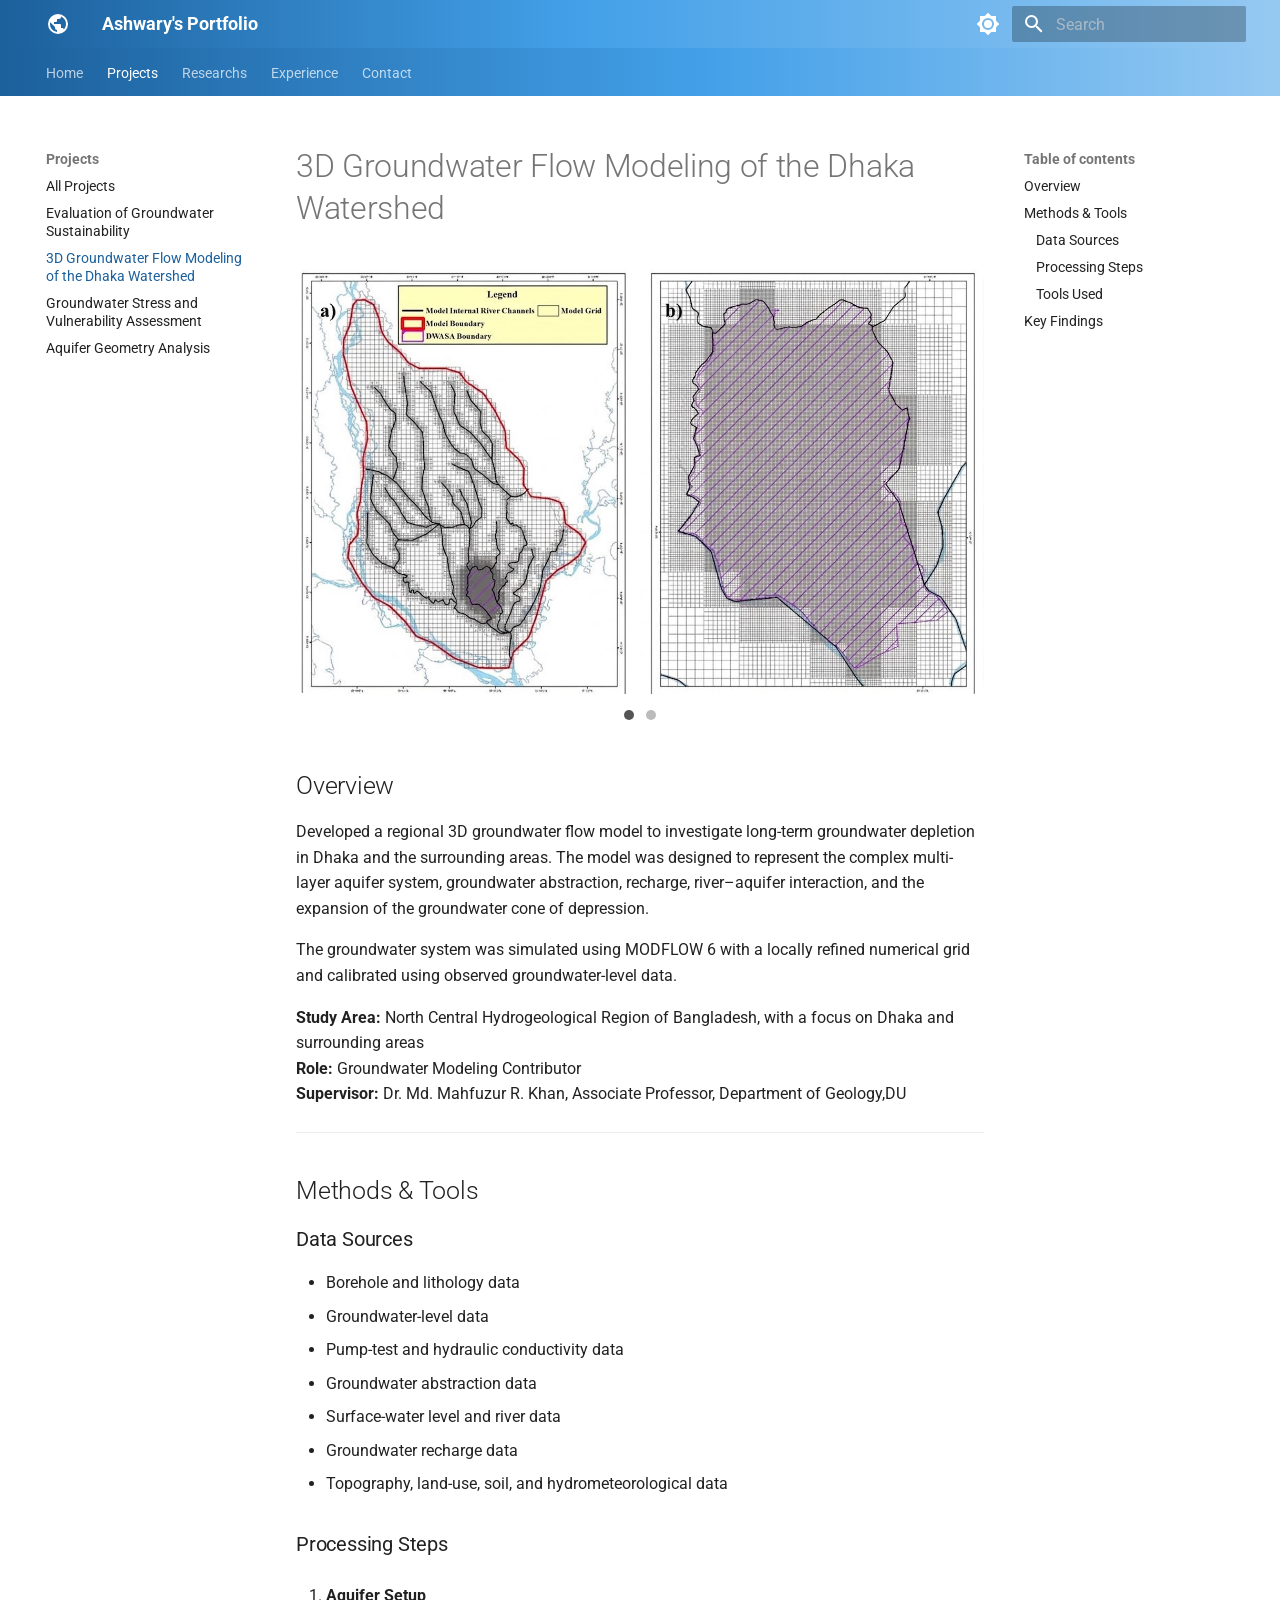
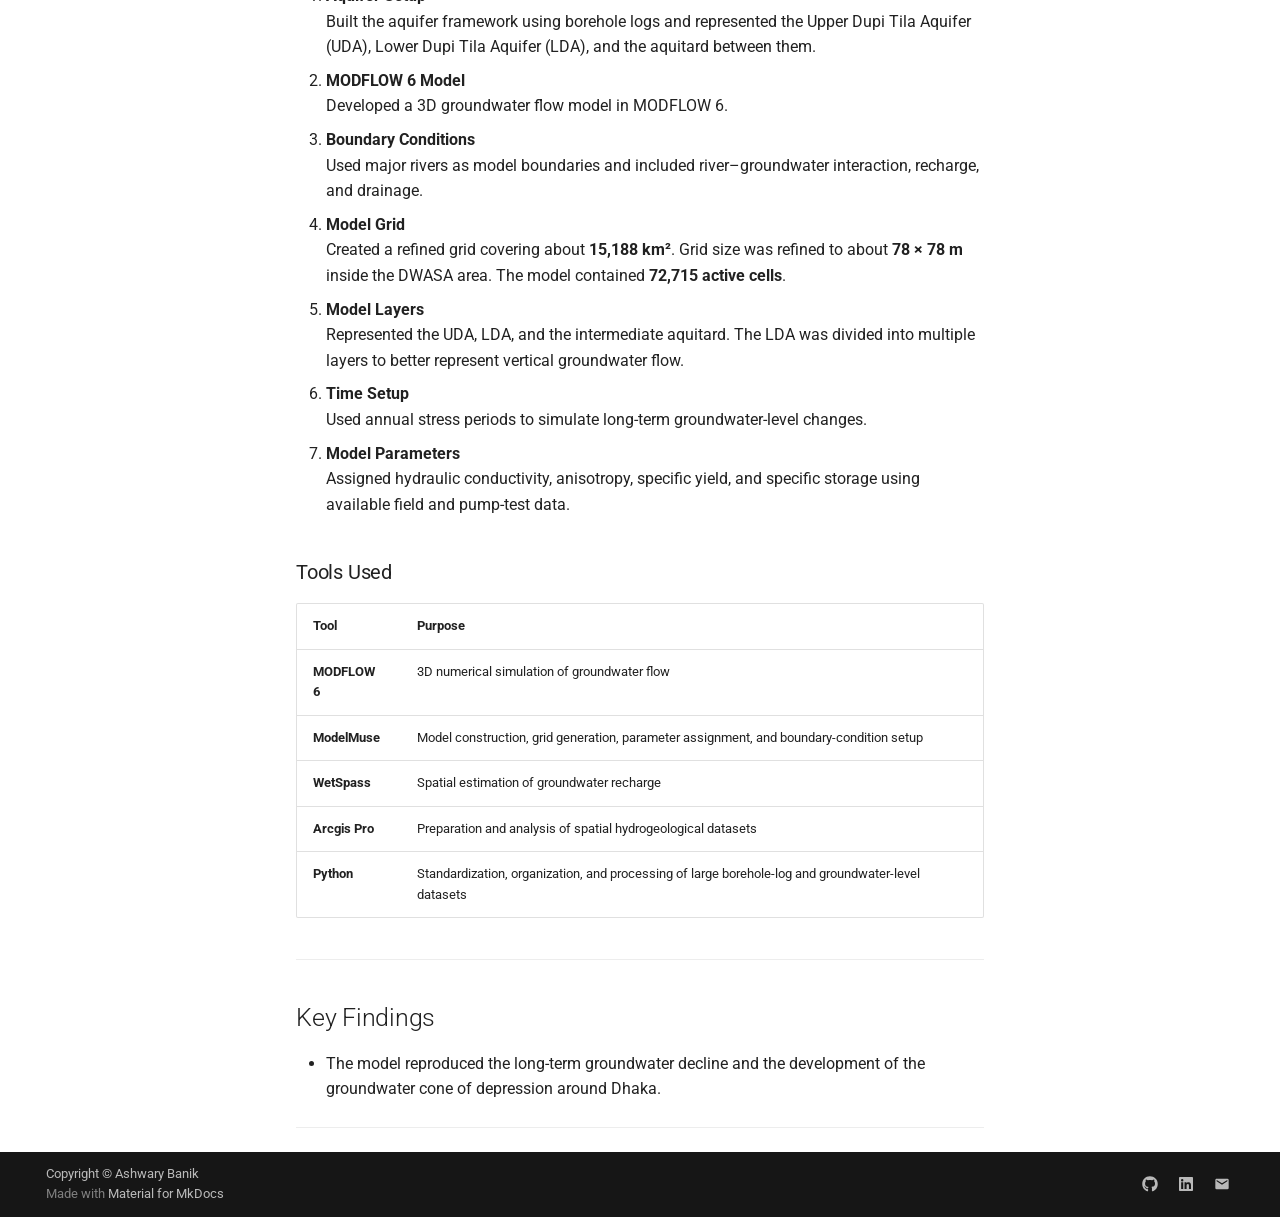
<file: projects/dwasa/index.html>
<!doctype html>
<html lang="en" class="no-js">
  <head>
    
      <meta charset="utf-8">
      <meta name="viewport" content="width=device-width,initial-scale=1">
      
        <meta name="description" content="Portfolio of [Ashwary Banik] — GIS, Remote Sensing, and Spatial Data Science">
      
      
        <meta name="author" content="[Ashwary Banik]">
      
      
      
        <link rel="prev" href="../recharge/">
      
      
        <link rel="next" href="../gw_stress/">
      
      
        
      
      
      <link rel="icon" href="../../assets/images/favicon.png">
      <meta name="generator" content="mkdocs-1.6.1, mkdocs-material-9.7.7">
    
    
      
        <title>3D Groundwater Flow Modeling of the Dhaka Watershed - Ashwary's Portfolio</title>
      
    
    
      <link rel="stylesheet" href="../../assets/stylesheets/main.ec1eaa64.min.css">
      
        
        <link rel="stylesheet" href="../../assets/stylesheets/palette.ab4e12ef.min.css">
      
      


    
    
      
    
    
      
        
        
        <link rel="preconnect" href="https://fonts.gstatic.com" crossorigin>
        <link rel="stylesheet" href="https://fonts.googleapis.com/css?family=Roboto:300,300i,400,400i,700,700i%7CRoboto+Mono:400,400i,700,700i&display=fallback">
        <style>:root{--md-text-font:"Roboto";--md-code-font:"Roboto Mono"}</style>
      
    
    
      <link rel="stylesheet" href="../../assets/css/extra.css">
    
    <script>__md_scope=new URL("../..",location),__md_hash=e=>[...e].reduce(((e,_)=>(e<<5)-e+_.charCodeAt(0)),0),__md_get=(e,_=localStorage,t=__md_scope)=>JSON.parse(_.getItem(t.pathname+"."+e)),__md_set=(e,_,t=localStorage,a=__md_scope)=>{try{t.setItem(a.pathname+"."+e,JSON.stringify(_))}catch(e){}}</script>
    
      

    
    
  </head>
  
  
    
    
      
    
    
    
    
    <body dir="ltr" data-md-color-scheme="default" data-md-color-primary="indigo" data-md-color-accent="blue">
  
    
    <input class="md-toggle" data-md-toggle="drawer" type="checkbox" id="__drawer" autocomplete="off">
    <input class="md-toggle" data-md-toggle="search" type="checkbox" id="__search" autocomplete="off">
    <label class="md-overlay" for="__drawer"></label>
    <div data-md-component="skip">
      
        
        <a href="#3d-groundwater-flow-modeling-of-the-dhaka-watershed" class="md-skip">
          Skip to content
        </a>
      
    </div>
    <div data-md-component="announce">
      
    </div>
    
    
      

<header class="md-header" data-md-component="header">
  <nav class="md-header__inner md-grid" aria-label="Header">
    <a href="../.." title="Ashwary&#39;s Portfolio" class="md-header__button md-logo" aria-label="Ashwary's Portfolio" data-md-component="logo">
      
  
  <svg xmlns="http://www.w3.org/2000/svg" viewBox="0 0 24 24"><path d="M17.9 17.39c-.26-.8-1.01-1.39-1.9-1.39h-1v-3a1 1 0 0 0-1-1H8v-2h2a1 1 0 0 0 1-1V7h2a2 2 0 0 0 2-2v-.41a7.984 7.984 0 0 1 2.9 12.8M11 19.93c-3.95-.49-7-3.85-7-7.93 0-.62.08-1.22.21-1.79L9 15v1a2 2 0 0 0 2 2m1-16A10 10 0 0 0 2 12a10 10 0 0 0 10 10 10 10 0 0 0 10-10A10 10 0 0 0 12 2"/></svg>

    </a>
    <label class="md-header__button md-icon" for="__drawer">
      
      <svg xmlns="http://www.w3.org/2000/svg" viewBox="0 0 24 24"><path d="M3 6h18v2H3zm0 5h18v2H3zm0 5h18v2H3z"/></svg>
    </label>
    <div class="md-header__title" data-md-component="header-title">
      <div class="md-header__ellipsis">
        <div class="md-header__topic">
          <span class="md-ellipsis">
            Ashwary's Portfolio
          </span>
        </div>
        <div class="md-header__topic" data-md-component="header-topic">
          <span class="md-ellipsis">
            
              3D Groundwater Flow Modeling of the Dhaka Watershed
            
          </span>
        </div>
      </div>
    </div>
    
      
        <form class="md-header__option" data-md-component="palette">
  
    
    
    
    <input class="md-option" data-md-color-media="" data-md-color-scheme="default" data-md-color-primary="indigo" data-md-color-accent="blue"  aria-label="Switch to dark mode"  type="radio" name="__palette" id="__palette_0">
    
      <label class="md-header__button md-icon" title="Switch to dark mode" for="__palette_1" hidden>
        <svg xmlns="http://www.w3.org/2000/svg" viewBox="0 0 24 24"><path d="M12 8a4 4 0 0 0-4 4 4 4 0 0 0 4 4 4 4 0 0 0 4-4 4 4 0 0 0-4-4m0 10a6 6 0 0 1-6-6 6 6 0 0 1 6-6 6 6 0 0 1 6 6 6 6 0 0 1-6 6m8-9.31V4h-4.69L12 .69 8.69 4H4v4.69L.69 12 4 15.31V20h4.69L12 23.31 15.31 20H20v-4.69L23.31 12z"/></svg>
      </label>
    
  
    
    
    
    <input class="md-option" data-md-color-media="" data-md-color-scheme="slate" data-md-color-primary="indigo" data-md-color-accent="blue"  aria-label="Switch to light mode"  type="radio" name="__palette" id="__palette_1">
    
      <label class="md-header__button md-icon" title="Switch to light mode" for="__palette_0" hidden>
        <svg xmlns="http://www.w3.org/2000/svg" viewBox="0 0 24 24"><path d="M12 18c-.89 0-1.74-.2-2.5-.55C11.56 16.5 13 14.42 13 12s-1.44-4.5-3.5-5.45C10.26 6.2 11.11 6 12 6a6 6 0 0 1 6 6 6 6 0 0 1-6 6m8-9.31V4h-4.69L12 .69 8.69 4H4v4.69L.69 12 4 15.31V20h4.69L12 23.31 15.31 20H20v-4.69L23.31 12z"/></svg>
      </label>
    
  
</form>
      
    
    
      <script>var palette=__md_get("__palette");if(palette&&palette.color){if("(prefers-color-scheme)"===palette.color.media){var media=matchMedia("(prefers-color-scheme: light)"),input=document.querySelector(media.matches?"[data-md-color-media='(prefers-color-scheme: light)']":"[data-md-color-media='(prefers-color-scheme: dark)']");palette.color.media=input.getAttribute("data-md-color-media"),palette.color.scheme=input.getAttribute("data-md-color-scheme"),palette.color.primary=input.getAttribute("data-md-color-primary"),palette.color.accent=input.getAttribute("data-md-color-accent")}for(var[key,value]of Object.entries(palette.color))document.body.setAttribute("data-md-color-"+key,value)}</script>
    
    
    
      
      
        <label class="md-header__button md-icon" for="__search">
          
          <svg xmlns="http://www.w3.org/2000/svg" viewBox="0 0 24 24"><path d="M9.5 3A6.5 6.5 0 0 1 16 9.5c0 1.61-.59 3.09-1.56 4.23l.27.27h.79l5 5-1.5 1.5-5-5v-.79l-.27-.27A6.52 6.52 0 0 1 9.5 16 6.5 6.5 0 0 1 3 9.5 6.5 6.5 0 0 1 9.5 3m0 2C7 5 5 7 5 9.5S7 14 9.5 14 14 12 14 9.5 12 5 9.5 5"/></svg>
        </label>
        <div class="md-search" data-md-component="search" role="dialog">
  <label class="md-search__overlay" for="__search"></label>
  <div class="md-search__inner" role="search">
    <form class="md-search__form" name="search">
      <input type="text" class="md-search__input" name="query" aria-label="Search" placeholder="Search" autocapitalize="off" autocorrect="off" autocomplete="off" spellcheck="false" data-md-component="search-query" required>
      <label class="md-search__icon md-icon" for="__search">
        
        <svg xmlns="http://www.w3.org/2000/svg" viewBox="0 0 24 24"><path d="M9.5 3A6.5 6.5 0 0 1 16 9.5c0 1.61-.59 3.09-1.56 4.23l.27.27h.79l5 5-1.5 1.5-5-5v-.79l-.27-.27A6.52 6.52 0 0 1 9.5 16 6.5 6.5 0 0 1 3 9.5 6.5 6.5 0 0 1 9.5 3m0 2C7 5 5 7 5 9.5S7 14 9.5 14 14 12 14 9.5 12 5 9.5 5"/></svg>
        
        <svg xmlns="http://www.w3.org/2000/svg" viewBox="0 0 24 24"><path d="M20 11v2H8l5.5 5.5-1.42 1.42L4.16 12l7.92-7.92L13.5 5.5 8 11z"/></svg>
      </label>
      <nav class="md-search__options" aria-label="Search">
        
        <button type="reset" class="md-search__icon md-icon" title="Clear" aria-label="Clear" tabindex="-1">
          
          <svg xmlns="http://www.w3.org/2000/svg" viewBox="0 0 24 24"><path d="M19 6.41 17.59 5 12 10.59 6.41 5 5 6.41 10.59 12 5 17.59 6.41 19 12 13.41 17.59 19 19 17.59 13.41 12z"/></svg>
        </button>
      </nav>
      
    </form>
    <div class="md-search__output">
      <div class="md-search__scrollwrap" tabindex="0" data-md-scrollfix>
        <div class="md-search-result" data-md-component="search-result">
          <div class="md-search-result__meta">
            Initializing search
          </div>
          <ol class="md-search-result__list" role="presentation"></ol>
        </div>
      </div>
    </div>
  </div>
</div>
      
    
    
  </nav>
  
</header>
    
    <div class="md-container" data-md-component="container">
      
      
        
          
            
<nav class="md-tabs" aria-label="Tabs" data-md-component="tabs">
  <div class="md-grid">
    <ul class="md-tabs__list">
      
        
  
  
  
  
    <li class="md-tabs__item">
      <a href="../.." class="md-tabs__link">
        
  
  
    
  
  Home

      </a>
    </li>
  

      
        
  
  
  
    
  
  
    
    
      <li class="md-tabs__item md-tabs__item--active">
        <a href="../" class="md-tabs__link">
          
  
  
  Projects

        </a>
      </li>
    
  

      
        
  
  
  
  
    <li class="md-tabs__item">
      <a href="../../publications/" class="md-tabs__link">
        
  
  
    
  
  Researchs

      </a>
    </li>
  

      
        
  
  
  
  
    <li class="md-tabs__item">
      <a href="../../experience/" class="md-tabs__link">
        
  
  
    
  
  Experience

      </a>
    </li>
  

      
        
  
  
  
  
    <li class="md-tabs__item">
      <a href="../../contact/" class="md-tabs__link">
        
  
  
    
  
  Contact

      </a>
    </li>
  

      
    </ul>
  </div>
</nav>
          
        
      
      <main class="md-main" data-md-component="main">
        <div class="md-main__inner md-grid">
          
            
              
              <div class="md-sidebar md-sidebar--primary" data-md-component="sidebar" data-md-type="navigation" >
                <div class="md-sidebar__scrollwrap">
                  <div class="md-sidebar__inner">
                    


  


<nav class="md-nav md-nav--primary md-nav--lifted" aria-label="Navigation" data-md-level="0">
  <label class="md-nav__title" for="__drawer">
    <a href="../.." title="Ashwary&#39;s Portfolio" class="md-nav__button md-logo" aria-label="Ashwary's Portfolio" data-md-component="logo">
      
  
  <svg xmlns="http://www.w3.org/2000/svg" viewBox="0 0 24 24"><path d="M17.9 17.39c-.26-.8-1.01-1.39-1.9-1.39h-1v-3a1 1 0 0 0-1-1H8v-2h2a1 1 0 0 0 1-1V7h2a2 2 0 0 0 2-2v-.41a7.984 7.984 0 0 1 2.9 12.8M11 19.93c-3.95-.49-7-3.85-7-7.93 0-.62.08-1.22.21-1.79L9 15v1a2 2 0 0 0 2 2m1-16A10 10 0 0 0 2 12a10 10 0 0 0 10 10 10 10 0 0 0 10-10A10 10 0 0 0 12 2"/></svg>

    </a>
    Ashwary's Portfolio
  </label>
  
  <ul class="md-nav__list" data-md-scrollfix>
    
      
      
  
  
  
  
    <li class="md-nav__item">
      <a href="../.." class="md-nav__link">
        
  
  
  <span class="md-ellipsis">
    
  
    Home
  

    
  </span>
  
  

      </a>
    </li>
  

    
      
      
  
  
    
  
  
  
    
    
    
    
      
        
        
      
      
    
    
    <li class="md-nav__item md-nav__item--active md-nav__item--section md-nav__item--nested">
      
        
        
        <input class="md-nav__toggle md-toggle " type="checkbox" id="__nav_2" checked>
        
          
          <label class="md-nav__link" for="__nav_2" id="__nav_2_label" tabindex="">
            
  
  
  <span class="md-ellipsis">
    
  
    Projects
  

    
  </span>
  
  

            <span class="md-nav__icon md-icon"></span>
          </label>
        
        <nav class="md-nav" data-md-level="1" aria-labelledby="__nav_2_label" aria-expanded="true">
          <label class="md-nav__title" for="__nav_2">
            <span class="md-nav__icon md-icon"></span>
            
  
    Projects
  

          </label>
          <ul class="md-nav__list" data-md-scrollfix>
            
              
                
  
  
  
  
    <li class="md-nav__item">
      <a href="../" class="md-nav__link">
        
  
  
  <span class="md-ellipsis">
    
  
    All Projects
  

    
  </span>
  
  

      </a>
    </li>
  

              
            
              
                
  
  
  
  
    <li class="md-nav__item">
      <a href="../recharge/" class="md-nav__link">
        
  
  
  <span class="md-ellipsis">
    
  
    Evaluation of Groundwater Sustainability
  

    
  </span>
  
  

      </a>
    </li>
  

              
            
              
                
  
  
    
  
  
  
    <li class="md-nav__item md-nav__item--active">
      
      <input class="md-nav__toggle md-toggle" type="checkbox" id="__toc">
      
      
        
      
      
        <label class="md-nav__link md-nav__link--active" for="__toc">
          
  
  
  <span class="md-ellipsis">
    
  
    3D Groundwater Flow Modeling of the Dhaka Watershed
  

    
  </span>
  
  

          <span class="md-nav__icon md-icon"></span>
        </label>
      
      <a href="./" class="md-nav__link md-nav__link--active">
        
  
  
  <span class="md-ellipsis">
    
  
    3D Groundwater Flow Modeling of the Dhaka Watershed
  

    
  </span>
  
  

      </a>
      
        

<nav class="md-nav md-nav--secondary" aria-label="Table of contents">
  
  
  
    
  
  
    <label class="md-nav__title" for="__toc">
      <span class="md-nav__icon md-icon"></span>
      Table of contents
    </label>
    <ul class="md-nav__list" data-md-component="toc" data-md-scrollfix>
      
        <li class="md-nav__item">
  <a href="#overview" class="md-nav__link">
    <span class="md-ellipsis">
      
        Overview
      
    </span>
  </a>
  
</li>
      
        <li class="md-nav__item">
  <a href="#methods-tools" class="md-nav__link">
    <span class="md-ellipsis">
      
        Methods &amp; Tools
      
    </span>
  </a>
  
    <nav class="md-nav" aria-label="Methods &amp; Tools">
      <ul class="md-nav__list">
        
          <li class="md-nav__item">
  <a href="#data-sources" class="md-nav__link">
    <span class="md-ellipsis">
      
        Data Sources
      
    </span>
  </a>
  
</li>
        
          <li class="md-nav__item">
  <a href="#processing-steps" class="md-nav__link">
    <span class="md-ellipsis">
      
        Processing Steps
      
    </span>
  </a>
  
</li>
        
          <li class="md-nav__item">
  <a href="#tools-used" class="md-nav__link">
    <span class="md-ellipsis">
      
        Tools Used
      
    </span>
  </a>
  
</li>
        
      </ul>
    </nav>
  
</li>
      
        <li class="md-nav__item">
  <a href="#key-findings" class="md-nav__link">
    <span class="md-ellipsis">
      
        Key Findings
      
    </span>
  </a>
  
</li>
      
    </ul>
  
</nav>
      
    </li>
  

              
            
              
                
  
  
  
  
    <li class="md-nav__item">
      <a href="../gw_stress/" class="md-nav__link">
        
  
  
  <span class="md-ellipsis">
    
  
    Groundwater Stress and Vulnerability Assessment
  

    
  </span>
  
  

      </a>
    </li>
  

              
            
              
                
  
  
  
  
    <li class="md-nav__item">
      <a href="../aquifer/" class="md-nav__link">
        
  
  
  <span class="md-ellipsis">
    
  
    Aquifer Geometry Analysis 
  

    
  </span>
  
  

      </a>
    </li>
  

              
            
          </ul>
        </nav>
      
    </li>
  

    
      
      
  
  
  
  
    <li class="md-nav__item">
      <a href="../../publications/" class="md-nav__link">
        
  
  
  <span class="md-ellipsis">
    
  
    Researchs
  

    
  </span>
  
  

      </a>
    </li>
  

    
      
      
  
  
  
  
    <li class="md-nav__item">
      <a href="../../experience/" class="md-nav__link">
        
  
  
  <span class="md-ellipsis">
    
  
    Experience
  

    
  </span>
  
  

      </a>
    </li>
  

    
      
      
  
  
  
  
    <li class="md-nav__item">
      <a href="../../contact/" class="md-nav__link">
        
  
  
  <span class="md-ellipsis">
    
  
    Contact
  

    
  </span>
  
  

      </a>
    </li>
  

    
  </ul>
</nav>
                  </div>
                </div>
              </div>
            
            
              
              <div class="md-sidebar md-sidebar--secondary" data-md-component="sidebar" data-md-type="toc" >
                <div class="md-sidebar__scrollwrap">
                  <div class="md-sidebar__inner">
                    

<nav class="md-nav md-nav--secondary" aria-label="Table of contents">
  
  
  
    
  
  
    <label class="md-nav__title" for="__toc">
      <span class="md-nav__icon md-icon"></span>
      Table of contents
    </label>
    <ul class="md-nav__list" data-md-component="toc" data-md-scrollfix>
      
        <li class="md-nav__item">
  <a href="#overview" class="md-nav__link">
    <span class="md-ellipsis">
      
        Overview
      
    </span>
  </a>
  
</li>
      
        <li class="md-nav__item">
  <a href="#methods-tools" class="md-nav__link">
    <span class="md-ellipsis">
      
        Methods &amp; Tools
      
    </span>
  </a>
  
    <nav class="md-nav" aria-label="Methods &amp; Tools">
      <ul class="md-nav__list">
        
          <li class="md-nav__item">
  <a href="#data-sources" class="md-nav__link">
    <span class="md-ellipsis">
      
        Data Sources
      
    </span>
  </a>
  
</li>
        
          <li class="md-nav__item">
  <a href="#processing-steps" class="md-nav__link">
    <span class="md-ellipsis">
      
        Processing Steps
      
    </span>
  </a>
  
</li>
        
          <li class="md-nav__item">
  <a href="#tools-used" class="md-nav__link">
    <span class="md-ellipsis">
      
        Tools Used
      
    </span>
  </a>
  
</li>
        
      </ul>
    </nav>
  
</li>
      
        <li class="md-nav__item">
  <a href="#key-findings" class="md-nav__link">
    <span class="md-ellipsis">
      
        Key Findings
      
    </span>
  </a>
  
</li>
      
    </ul>
  
</nav>
                  </div>
                </div>
              </div>
            
          
          
            <div class="md-content" data-md-component="content">
              
              <article class="md-content__inner md-typeset">
                
                  



<h1 id="3d-groundwater-flow-modeling-of-the-dhaka-watershed">3D Groundwater Flow Modeling of the Dhaka Watershed</h1>
<div class="project-slider">

  <div class="project-slide">
    <img src="../../assets/images/image-3.jpg" alt="Project image 1">
  </div>

  <div class="project-slide">
    <img src="../../assets/images/image-4.png" alt="Project image 2">
  </div>
</div>

<div class="project-dots">
  <span class="project-dot" onclick="currentProjectSlide(1)"></span>
  <span class="project-dot" onclick="currentProjectSlide(2)"></span>
</div>

<style>
.project-slider {
  position: relative;
  width: 100%;
  max-width: 850px;
  margin: 20px auto 8px;
  overflow: hidden;
  border-radius: 10px;
}

.project-slide {
  display: none;
  width: 100%;
}

.project-slide img {
  display: block;
  width: 100%;
  height: auto;
  border-radius: 10px;
}

.project-dots {
  text-align: center;
  margin-top: 8px;
  margin-bottom: 20px;
}

.project-dot {
  display: inline-block;
  width: 10px;
  height: 10px;
  margin: 0 4px;
  background: #bbb;
  border-radius: 50%;
  cursor: pointer;
}

.project-dot.active {
  background: #555;
}
</style>

<script>
let projectSlideIndex = 0;

function showProjectSlide(n) {
  const slides = document.getElementsByClassName("project-slide");
  const dots = document.getElementsByClassName("project-dot");

  for (let i = 0; i < slides.length; i++) {
    slides[i].style.display = "none";
  }

  for (let i = 0; i < dots.length; i++) {
    dots[i].classList.remove("active");
  }

  slides[n].style.display = "block";
  dots[n].classList.add("active");
}

function nextProjectSlide() {
  const slides = document.getElementsByClassName("project-slide");
  projectSlideIndex++;
  if (projectSlideIndex >= slides.length) {
    projectSlideIndex = 0;
  }
  showProjectSlide(projectSlideIndex);
}

function currentProjectSlide(n) {
  projectSlideIndex = n - 1;
  showProjectSlide(projectSlideIndex);
}

showProjectSlide(projectSlideIndex);
setInterval(nextProjectSlide, 2000);
</script>

<h2 id="overview">Overview</h2>
<p>Developed a regional 3D groundwater flow model to investigate long-term groundwater depletion in Dhaka and the surrounding areas. The model was designed to represent the complex multi-layer aquifer system, groundwater abstraction, recharge, river–aquifer interaction, and the expansion of the groundwater cone of depression.</p>
<p>The groundwater system was simulated using MODFLOW 6 with a locally refined numerical grid and calibrated using observed groundwater-level data.</p>
<p><strong>Study Area:</strong> North Central Hydrogeological Region of Bangladesh, with a focus on Dhaka and surrounding areas<br />
<strong>Role:</strong> Groundwater Modeling Contributor<br />
<strong>Supervisor:</strong> Dr. Md. Mahfuzur R. Khan, Associate Professor, Department of Geology,DU</p>
<hr />
<h2 id="methods-tools">Methods &amp; Tools</h2>
<h3 id="data-sources">Data Sources</h3>
<ul>
<li>Borehole and lithology data</li>
<li>Groundwater-level data</li>
<li>Pump-test and hydraulic conductivity data</li>
<li>Groundwater abstraction data</li>
<li>Surface-water level and river data</li>
<li>Groundwater recharge data</li>
<li>Topography, land-use, soil, and hydrometeorological data</li>
</ul>
<h3 id="processing-steps">Processing Steps</h3>
<ol>
<li>
<p><strong>Aquifer Setup</strong><br />
   Built the aquifer framework using borehole logs and represented the Upper Dupi Tila Aquifer (UDA), Lower Dupi Tila Aquifer (LDA), and the aquitard between them.</p>
</li>
<li>
<p><strong>MODFLOW 6 Model</strong><br />
   Developed a 3D groundwater flow model in MODFLOW 6.</p>
</li>
<li>
<p><strong>Boundary Conditions</strong><br />
   Used major rivers as model boundaries and included river–groundwater interaction, recharge, and drainage.</p>
</li>
<li>
<p><strong>Model Grid</strong><br />
   Created a refined grid covering about <strong>15,188 km²</strong>. Grid size was refined to about <strong>78 × 78 m</strong> inside the DWASA area. The model contained <strong>72,715 active cells</strong>.</p>
</li>
<li>
<p><strong>Model Layers</strong><br />
   Represented the UDA, LDA, and the intermediate aquitard. The LDA was divided into multiple layers to better represent vertical groundwater flow.</p>
</li>
<li>
<p><strong>Time Setup</strong><br />
   Used annual stress periods to simulate long-term groundwater-level changes.</p>
</li>
<li>
<p><strong>Model Parameters</strong><br />
   Assigned hydraulic conductivity, anisotropy, specific yield, and specific storage using available field and pump-test data.</p>
</li>
</ol>
<h3 id="tools-used">Tools Used</h3>
<table>
<thead>
<tr>
<th>Tool</th>
<th>Purpose</th>
</tr>
</thead>
<tbody>
<tr>
<td><strong>MODFLOW 6</strong></td>
<td>3D numerical simulation of groundwater flow</td>
</tr>
<tr>
<td><strong>ModelMuse</strong></td>
<td>Model construction, grid generation, parameter assignment, and boundary-condition setup</td>
</tr>
<tr>
<td><strong>WetSpass</strong></td>
<td>Spatial estimation of groundwater recharge</td>
</tr>
<tr>
<td><strong>Arcgis Pro</strong></td>
<td>Preparation and analysis of spatial hydrogeological datasets</td>
</tr>
<tr>
<td><strong>Python</strong></td>
<td>Standardization, organization, and processing of large borehole-log and groundwater-level datasets</td>
</tr>
</tbody>
</table>
<hr />
<h2 id="key-findings">Key Findings</h2>
<ul>
<li>The model reproduced the long-term groundwater decline and the development of the groundwater cone of depression around Dhaka.</li>
</ul>
<hr />












                
              </article>
            </div>
          
          
<script>var target=document.getElementById(location.hash.slice(1));target&&target.name&&(target.checked=target.name.startsWith("__tabbed_"))</script>
        </div>
        
          <button type="button" class="md-top md-icon" data-md-component="top" hidden>
  
  <svg xmlns="http://www.w3.org/2000/svg" viewBox="0 0 24 24"><path d="M13 20h-2V8l-5.5 5.5-1.42-1.42L12 4.16l7.92 7.92-1.42 1.42L13 8z"/></svg>
  Back to top
</button>
        
      </main>
      
        <footer class="md-footer">
  
  <div class="md-footer-meta md-typeset">
    <div class="md-footer-meta__inner md-grid">
      <div class="md-copyright">
  
    <div class="md-copyright__highlight">
      Copyright &copy; Ashwary Banik
    </div>
  
  
    Made with
    <a href="https://squidfunk.github.io/mkdocs-material/" target="_blank" rel="noopener">
      Material for MkDocs
    </a>
  
</div>
      
        
<div class="md-social">
  
    
    
    
    
      
      
    
    <a href="https://github.com/AshwaryBanik" target="_blank" rel="noopener" title="github.com" class="md-social__link">
      <svg xmlns="http://www.w3.org/2000/svg" viewBox="0 0 512 512"><!--! Font Awesome Free 7.1.0 by @fontawesome - https://fontawesome.com License - https://fontawesome.com/license/free (Icons: CC BY 4.0, Fonts: SIL OFL 1.1, Code: MIT License) Copyright 2025 Fonticons, Inc.--><path d="M173.9 397.4c0 2-2.3 3.6-5.2 3.6-3.3.3-5.6-1.3-5.6-3.6 0-2 2.3-3.6 5.2-3.6 3-.3 5.6 1.3 5.6 3.6m-31.1-4.5c-.7 2 1.3 4.3 4.3 4.9 2.6 1 5.6 0 6.2-2s-1.3-4.3-4.3-5.2c-2.6-.7-5.5.3-6.2 2.3m44.2-1.7c-2.9.7-4.9 2.6-4.6 4.9.3 2 2.9 3.3 5.9 2.6 2.9-.7 4.9-2.6 4.6-4.6-.3-1.9-3-3.2-5.9-2.9M252.8 8C114.1 8 8 113.3 8 252c0 110.9 69.8 205.8 169.5 239.2 12.8 2.3 17.3-5.6 17.3-12.1 0-6.2-.3-40.4-.3-61.4 0 0-70 15-84.7-29.8 0 0-11.4-29.1-27.8-36.6 0 0-22.9-15.7 1.6-15.4 0 0 24.9 2 38.6 25.8 21.9 38.6 58.6 27.5 72.9 20.9 2.3-16 8.8-27.1 16-33.7-55.9-6.2-112.3-14.3-112.3-110.5 0-27.5 7.6-41.3 23.6-58.9-2.6-6.5-11.1-33.3 2.6-67.9 20.9-6.5 69 27 69 27 20-5.6 41.5-8.5 62.8-8.5s42.8 2.9 62.8 8.5c0 0 48.1-33.6 69-27 13.7 34.7 5.2 61.4 2.6 67.9 16 17.7 25.8 31.5 25.8 58.9 0 96.5-58.9 104.2-114.8 110.5 9.2 7.9 17 22.9 17 46.4 0 33.7-.3 75.4-.3 83.6 0 6.5 4.6 14.4 17.3 12.1C436.2 457.8 504 362.9 504 252 504 113.3 391.5 8 252.8 8M105.2 352.9c-1.3 1-1 3.3.7 5.2 1.6 1.6 3.9 2.3 5.2 1 1.3-1 1-3.3-.7-5.2-1.6-1.6-3.9-2.3-5.2-1m-10.8-8.1c-.7 1.3.3 2.9 2.3 3.9 1.6 1 3.6.7 4.3-.7.7-1.3-.3-2.9-2.3-3.9-2-.6-3.6-.3-4.3.7m32.4 35.6c-1.6 1.3-1 4.3 1.3 6.2 2.3 2.3 5.2 2.6 6.5 1 1.3-1.3.7-4.3-1.3-6.2-2.2-2.3-5.2-2.6-6.5-1m-11.4-14.7c-1.6 1-1.6 3.6 0 5.9s4.3 3.3 5.6 2.3c1.6-1.3 1.6-3.9 0-6.2-1.4-2.3-4-3.3-5.6-2"/></svg>
    </a>
  
    
    
    
    
      
      
    
    <a href="https://linkedin.com/in/ashwarybanik/" target="_blank" rel="noopener" title="linkedin.com" class="md-social__link">
      <svg xmlns="http://www.w3.org/2000/svg" viewBox="0 0 448 512"><!--! Font Awesome Free 7.1.0 by @fontawesome - https://fontawesome.com License - https://fontawesome.com/license/free (Icons: CC BY 4.0, Fonts: SIL OFL 1.1, Code: MIT License) Copyright 2025 Fonticons, Inc.--><path d="M416 32H31.9C14.3 32 0 46.5 0 64.3v383.4C0 465.5 14.3 480 31.9 480H416c17.6 0 32-14.5 32-32.3V64.3c0-17.8-14.4-32.3-32-32.3M135.4 416H69V202.2h66.5V416zM102.2 96a38.5 38.5 0 1 1 0 77 38.5 38.5 0 1 1 0-77m282.1 320h-66.4V312c0-24.8-.5-56.7-34.5-56.7-34.6 0-39.9 27-39.9 54.9V416h-66.4V202.2h63.7v29.2h.9c8.9-16.8 30.6-34.5 62.9-34.5 67.2 0 79.7 44.3 79.7 101.9z"/></svg>
    </a>
  
    
    
    
    
    <a href="mailto:ashwarybanik@gmail.com" target="_blank" rel="noopener" title="" class="md-social__link">
      <svg xmlns="http://www.w3.org/2000/svg" viewBox="0 0 24 24"><path d="m20 8-8 5-8-5V6l8 5 8-5m0-2H4c-1.11 0-2 .89-2 2v12a2 2 0 0 0 2 2h16a2 2 0 0 0 2-2V6a2 2 0 0 0-2-2"/></svg>
    </a>
  
</div>
      
    </div>
  </div>
</footer>
      
    </div>
    <div class="md-dialog" data-md-component="dialog">
      <div class="md-dialog__inner md-typeset"></div>
    </div>
    
    
    
      
      
      <script id="__config" type="application/json">{"annotate": null, "base": "../..", "features": ["navigation.tabs", "navigation.top", "content.code.copy"], "search": "../../assets/javascripts/workers/search.2c215733.min.js", "tags": null, "translations": {"clipboard.copied": "Copied to clipboard", "clipboard.copy": "Copy to clipboard", "search.result.more.one": "1 more on this page", "search.result.more.other": "# more on this page", "search.result.none": "No matching documents", "search.result.one": "1 matching document", "search.result.other": "# matching documents", "search.result.placeholder": "Type to start searching", "search.result.term.missing": "Missing", "select.version": "Select version"}, "version": null}</script>
    
    
      <script src="../../assets/javascripts/bundle.d7400e89.min.js"></script>
      
    
  </body>
</html>
</file>
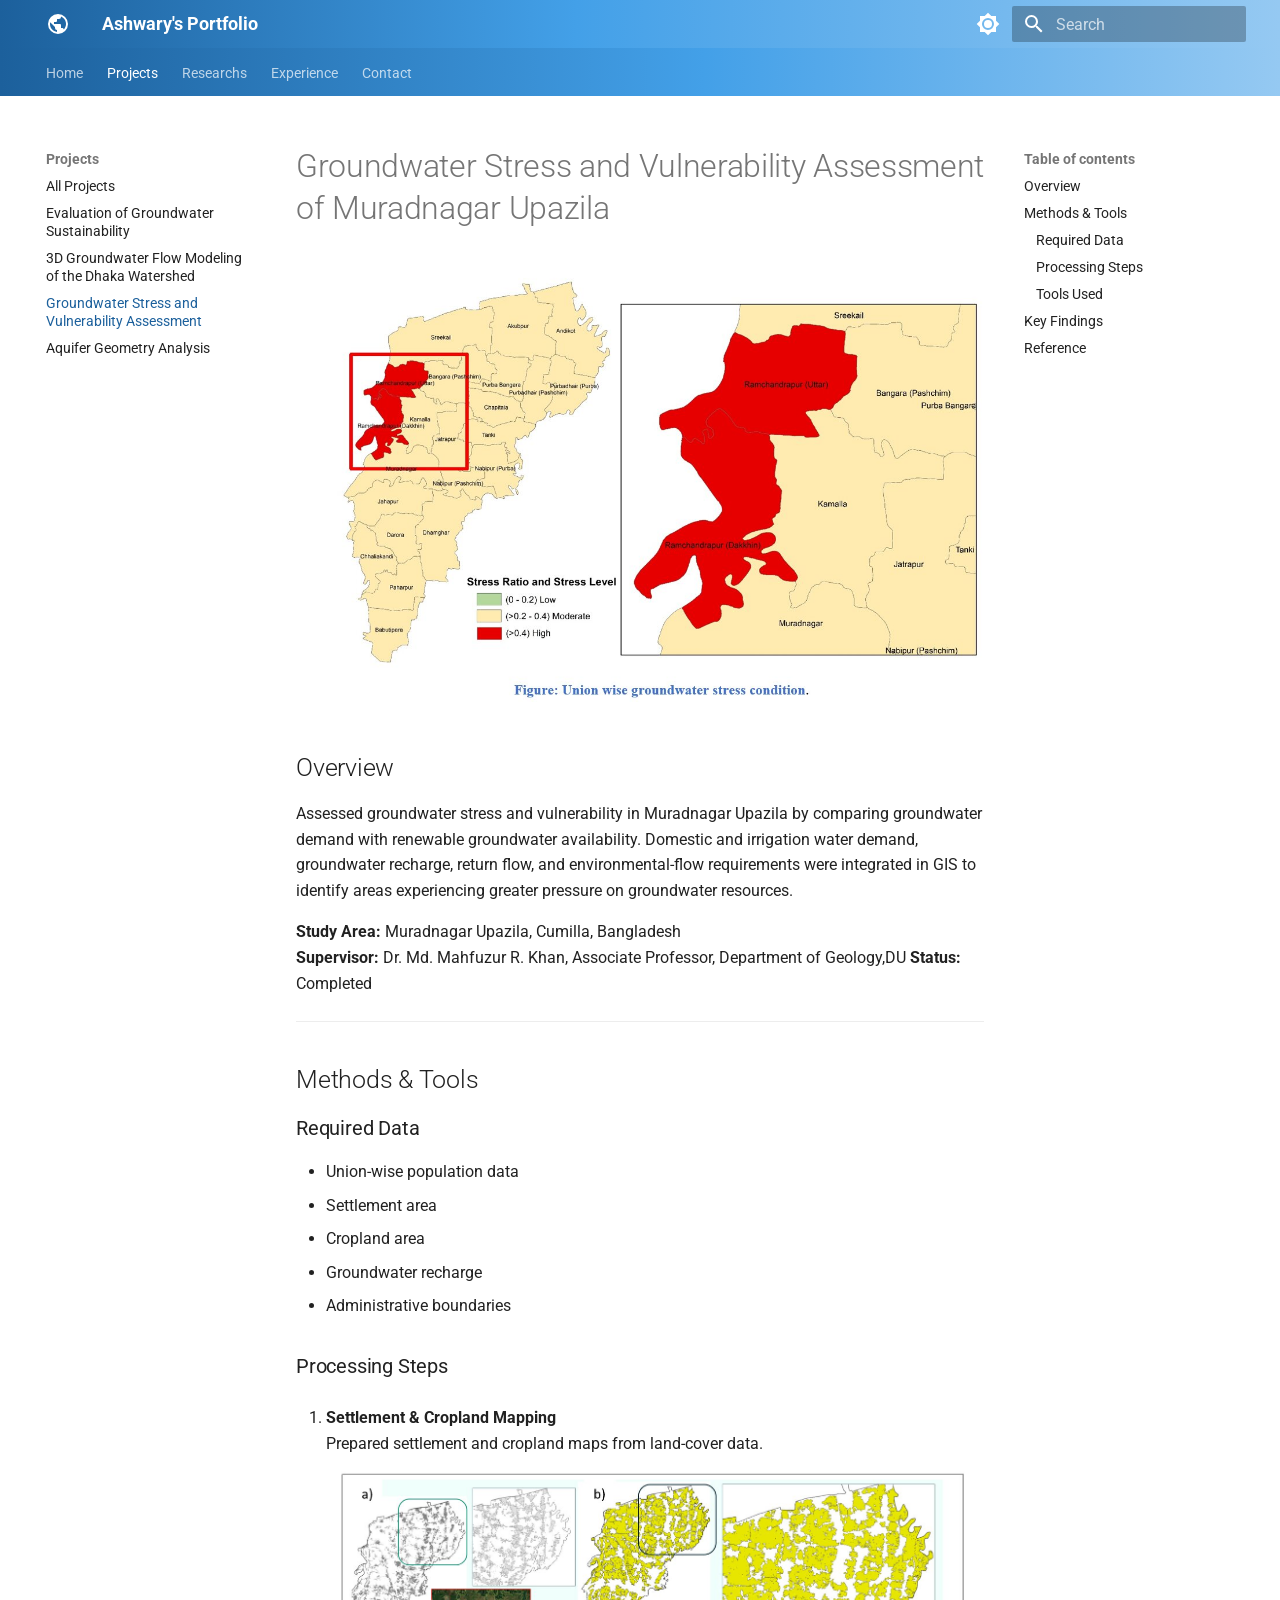
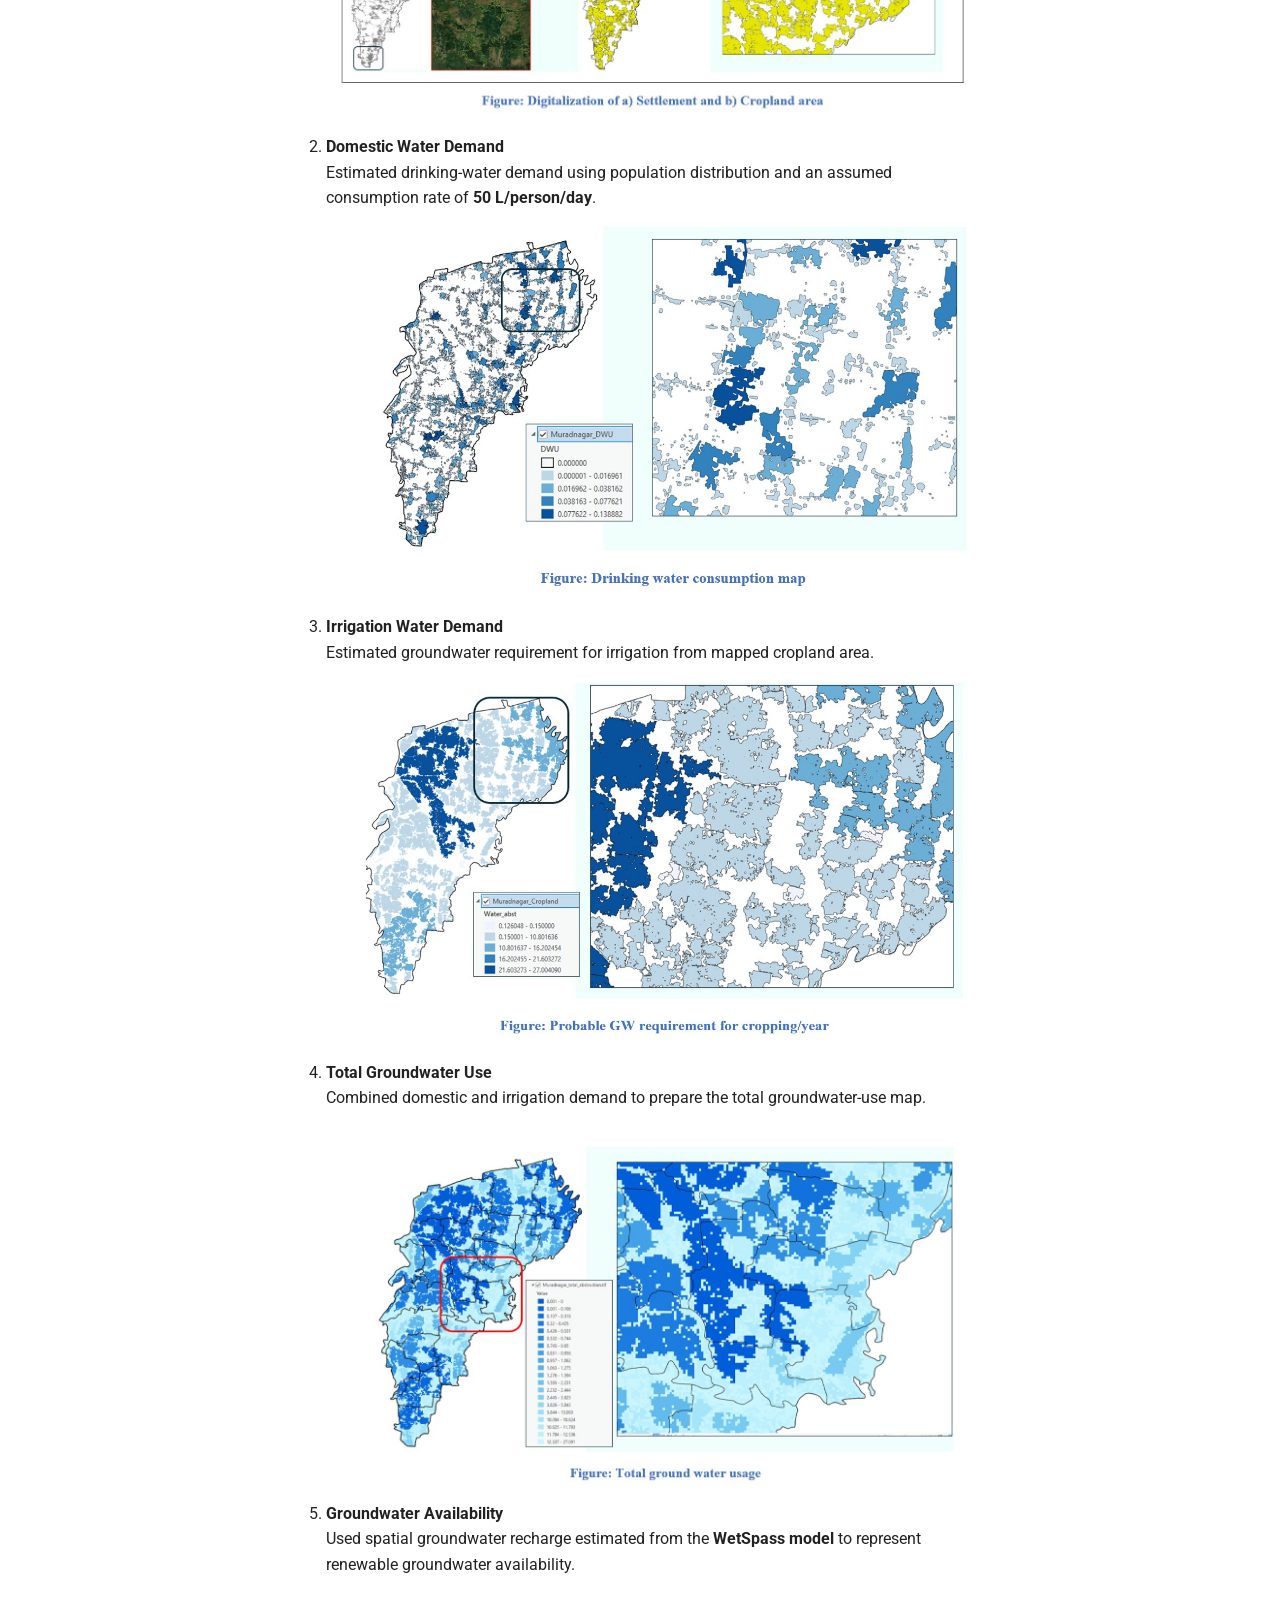
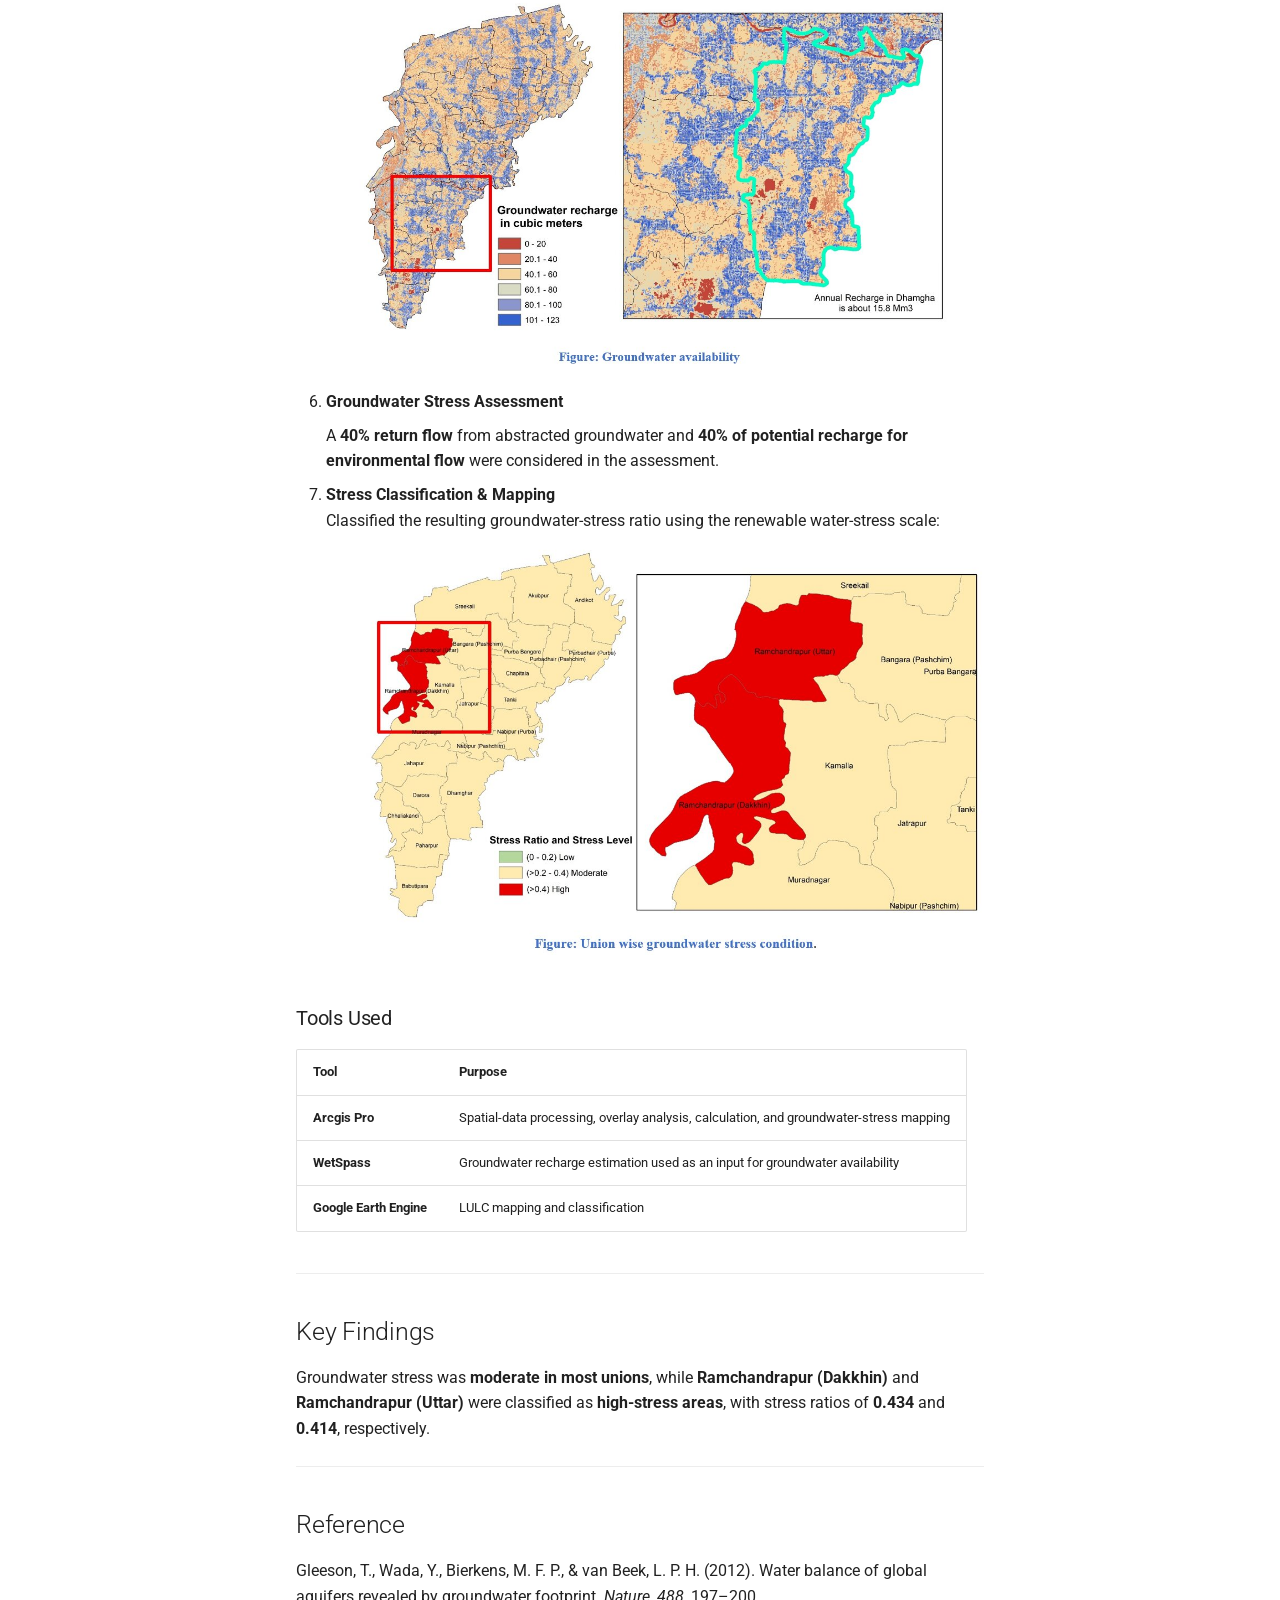
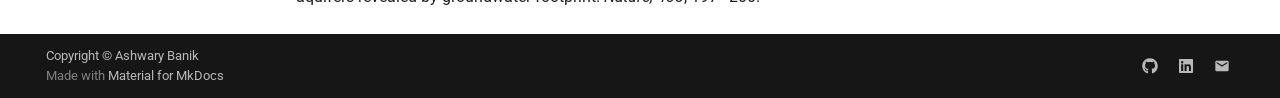
<file: projects/gw_stress/index.html>
<!doctype html>
<html lang="en" class="no-js">
  <head>
    
      <meta charset="utf-8">
      <meta name="viewport" content="width=device-width,initial-scale=1">
      
        <meta name="description" content="Portfolio of [Ashwary Banik] — GIS, Remote Sensing, and Spatial Data Science">
      
      
        <meta name="author" content="[Ashwary Banik]">
      
      
      
        <link rel="prev" href="../dwasa/">
      
      
        <link rel="next" href="../aquifer/">
      
      
        
      
      
      <link rel="icon" href="../../assets/images/favicon.png">
      <meta name="generator" content="mkdocs-1.6.1, mkdocs-material-9.7.7">
    
    
      
        <title>Groundwater Stress and Vulnerability Assessment - Ashwary's Portfolio</title>
      
    
    
      <link rel="stylesheet" href="../../assets/stylesheets/main.ec1eaa64.min.css">
      
        
        <link rel="stylesheet" href="../../assets/stylesheets/palette.ab4e12ef.min.css">
      
      


    
    
      
    
    
      
        
        
        <link rel="preconnect" href="https://fonts.gstatic.com" crossorigin>
        <link rel="stylesheet" href="https://fonts.googleapis.com/css?family=Roboto:300,300i,400,400i,700,700i%7CRoboto+Mono:400,400i,700,700i&display=fallback">
        <style>:root{--md-text-font:"Roboto";--md-code-font:"Roboto Mono"}</style>
      
    
    
      <link rel="stylesheet" href="../../assets/css/extra.css">
    
    <script>__md_scope=new URL("../..",location),__md_hash=e=>[...e].reduce(((e,_)=>(e<<5)-e+_.charCodeAt(0)),0),__md_get=(e,_=localStorage,t=__md_scope)=>JSON.parse(_.getItem(t.pathname+"."+e)),__md_set=(e,_,t=localStorage,a=__md_scope)=>{try{t.setItem(a.pathname+"."+e,JSON.stringify(_))}catch(e){}}</script>
    
      

    
    
  </head>
  
  
    
    
      
    
    
    
    
    <body dir="ltr" data-md-color-scheme="default" data-md-color-primary="indigo" data-md-color-accent="blue">
  
    
    <input class="md-toggle" data-md-toggle="drawer" type="checkbox" id="__drawer" autocomplete="off">
    <input class="md-toggle" data-md-toggle="search" type="checkbox" id="__search" autocomplete="off">
    <label class="md-overlay" for="__drawer"></label>
    <div data-md-component="skip">
      
        
        <a href="#groundwater-stress-and-vulnerability-assessment-of-muradnagar-upazila" class="md-skip">
          Skip to content
        </a>
      
    </div>
    <div data-md-component="announce">
      
    </div>
    
    
      

<header class="md-header" data-md-component="header">
  <nav class="md-header__inner md-grid" aria-label="Header">
    <a href="../.." title="Ashwary&#39;s Portfolio" class="md-header__button md-logo" aria-label="Ashwary's Portfolio" data-md-component="logo">
      
  
  <svg xmlns="http://www.w3.org/2000/svg" viewBox="0 0 24 24"><path d="M17.9 17.39c-.26-.8-1.01-1.39-1.9-1.39h-1v-3a1 1 0 0 0-1-1H8v-2h2a1 1 0 0 0 1-1V7h2a2 2 0 0 0 2-2v-.41a7.984 7.984 0 0 1 2.9 12.8M11 19.93c-3.95-.49-7-3.85-7-7.93 0-.62.08-1.22.21-1.79L9 15v1a2 2 0 0 0 2 2m1-16A10 10 0 0 0 2 12a10 10 0 0 0 10 10 10 10 0 0 0 10-10A10 10 0 0 0 12 2"/></svg>

    </a>
    <label class="md-header__button md-icon" for="__drawer">
      
      <svg xmlns="http://www.w3.org/2000/svg" viewBox="0 0 24 24"><path d="M3 6h18v2H3zm0 5h18v2H3zm0 5h18v2H3z"/></svg>
    </label>
    <div class="md-header__title" data-md-component="header-title">
      <div class="md-header__ellipsis">
        <div class="md-header__topic">
          <span class="md-ellipsis">
            Ashwary's Portfolio
          </span>
        </div>
        <div class="md-header__topic" data-md-component="header-topic">
          <span class="md-ellipsis">
            
              Groundwater Stress and Vulnerability Assessment
            
          </span>
        </div>
      </div>
    </div>
    
      
        <form class="md-header__option" data-md-component="palette">
  
    
    
    
    <input class="md-option" data-md-color-media="" data-md-color-scheme="default" data-md-color-primary="indigo" data-md-color-accent="blue"  aria-label="Switch to dark mode"  type="radio" name="__palette" id="__palette_0">
    
      <label class="md-header__button md-icon" title="Switch to dark mode" for="__palette_1" hidden>
        <svg xmlns="http://www.w3.org/2000/svg" viewBox="0 0 24 24"><path d="M12 8a4 4 0 0 0-4 4 4 4 0 0 0 4 4 4 4 0 0 0 4-4 4 4 0 0 0-4-4m0 10a6 6 0 0 1-6-6 6 6 0 0 1 6-6 6 6 0 0 1 6 6 6 6 0 0 1-6 6m8-9.31V4h-4.69L12 .69 8.69 4H4v4.69L.69 12 4 15.31V20h4.69L12 23.31 15.31 20H20v-4.69L23.31 12z"/></svg>
      </label>
    
  
    
    
    
    <input class="md-option" data-md-color-media="" data-md-color-scheme="slate" data-md-color-primary="indigo" data-md-color-accent="blue"  aria-label="Switch to light mode"  type="radio" name="__palette" id="__palette_1">
    
      <label class="md-header__button md-icon" title="Switch to light mode" for="__palette_0" hidden>
        <svg xmlns="http://www.w3.org/2000/svg" viewBox="0 0 24 24"><path d="M12 18c-.89 0-1.74-.2-2.5-.55C11.56 16.5 13 14.42 13 12s-1.44-4.5-3.5-5.45C10.26 6.2 11.11 6 12 6a6 6 0 0 1 6 6 6 6 0 0 1-6 6m8-9.31V4h-4.69L12 .69 8.69 4H4v4.69L.69 12 4 15.31V20h4.69L12 23.31 15.31 20H20v-4.69L23.31 12z"/></svg>
      </label>
    
  
</form>
      
    
    
      <script>var palette=__md_get("__palette");if(palette&&palette.color){if("(prefers-color-scheme)"===palette.color.media){var media=matchMedia("(prefers-color-scheme: light)"),input=document.querySelector(media.matches?"[data-md-color-media='(prefers-color-scheme: light)']":"[data-md-color-media='(prefers-color-scheme: dark)']");palette.color.media=input.getAttribute("data-md-color-media"),palette.color.scheme=input.getAttribute("data-md-color-scheme"),palette.color.primary=input.getAttribute("data-md-color-primary"),palette.color.accent=input.getAttribute("data-md-color-accent")}for(var[key,value]of Object.entries(palette.color))document.body.setAttribute("data-md-color-"+key,value)}</script>
    
    
    
      
      
        <label class="md-header__button md-icon" for="__search">
          
          <svg xmlns="http://www.w3.org/2000/svg" viewBox="0 0 24 24"><path d="M9.5 3A6.5 6.5 0 0 1 16 9.5c0 1.61-.59 3.09-1.56 4.23l.27.27h.79l5 5-1.5 1.5-5-5v-.79l-.27-.27A6.52 6.52 0 0 1 9.5 16 6.5 6.5 0 0 1 3 9.5 6.5 6.5 0 0 1 9.5 3m0 2C7 5 5 7 5 9.5S7 14 9.5 14 14 12 14 9.5 12 5 9.5 5"/></svg>
        </label>
        <div class="md-search" data-md-component="search" role="dialog">
  <label class="md-search__overlay" for="__search"></label>
  <div class="md-search__inner" role="search">
    <form class="md-search__form" name="search">
      <input type="text" class="md-search__input" name="query" aria-label="Search" placeholder="Search" autocapitalize="off" autocorrect="off" autocomplete="off" spellcheck="false" data-md-component="search-query" required>
      <label class="md-search__icon md-icon" for="__search">
        
        <svg xmlns="http://www.w3.org/2000/svg" viewBox="0 0 24 24"><path d="M9.5 3A6.5 6.5 0 0 1 16 9.5c0 1.61-.59 3.09-1.56 4.23l.27.27h.79l5 5-1.5 1.5-5-5v-.79l-.27-.27A6.52 6.52 0 0 1 9.5 16 6.5 6.5 0 0 1 3 9.5 6.5 6.5 0 0 1 9.5 3m0 2C7 5 5 7 5 9.5S7 14 9.5 14 14 12 14 9.5 12 5 9.5 5"/></svg>
        
        <svg xmlns="http://www.w3.org/2000/svg" viewBox="0 0 24 24"><path d="M20 11v2H8l5.5 5.5-1.42 1.42L4.16 12l7.92-7.92L13.5 5.5 8 11z"/></svg>
      </label>
      <nav class="md-search__options" aria-label="Search">
        
        <button type="reset" class="md-search__icon md-icon" title="Clear" aria-label="Clear" tabindex="-1">
          
          <svg xmlns="http://www.w3.org/2000/svg" viewBox="0 0 24 24"><path d="M19 6.41 17.59 5 12 10.59 6.41 5 5 6.41 10.59 12 5 17.59 6.41 19 12 13.41 17.59 19 19 17.59 13.41 12z"/></svg>
        </button>
      </nav>
      
    </form>
    <div class="md-search__output">
      <div class="md-search__scrollwrap" tabindex="0" data-md-scrollfix>
        <div class="md-search-result" data-md-component="search-result">
          <div class="md-search-result__meta">
            Initializing search
          </div>
          <ol class="md-search-result__list" role="presentation"></ol>
        </div>
      </div>
    </div>
  </div>
</div>
      
    
    
  </nav>
  
</header>
    
    <div class="md-container" data-md-component="container">
      
      
        
          
            
<nav class="md-tabs" aria-label="Tabs" data-md-component="tabs">
  <div class="md-grid">
    <ul class="md-tabs__list">
      
        
  
  
  
  
    <li class="md-tabs__item">
      <a href="../.." class="md-tabs__link">
        
  
  
    
  
  Home

      </a>
    </li>
  

      
        
  
  
  
    
  
  
    
    
      <li class="md-tabs__item md-tabs__item--active">
        <a href="../" class="md-tabs__link">
          
  
  
  Projects

        </a>
      </li>
    
  

      
        
  
  
  
  
    <li class="md-tabs__item">
      <a href="../../publications/" class="md-tabs__link">
        
  
  
    
  
  Researchs

      </a>
    </li>
  

      
        
  
  
  
  
    <li class="md-tabs__item">
      <a href="../../experience/" class="md-tabs__link">
        
  
  
    
  
  Experience

      </a>
    </li>
  

      
        
  
  
  
  
    <li class="md-tabs__item">
      <a href="../../contact/" class="md-tabs__link">
        
  
  
    
  
  Contact

      </a>
    </li>
  

      
    </ul>
  </div>
</nav>
          
        
      
      <main class="md-main" data-md-component="main">
        <div class="md-main__inner md-grid">
          
            
              
              <div class="md-sidebar md-sidebar--primary" data-md-component="sidebar" data-md-type="navigation" >
                <div class="md-sidebar__scrollwrap">
                  <div class="md-sidebar__inner">
                    


  


<nav class="md-nav md-nav--primary md-nav--lifted" aria-label="Navigation" data-md-level="0">
  <label class="md-nav__title" for="__drawer">
    <a href="../.." title="Ashwary&#39;s Portfolio" class="md-nav__button md-logo" aria-label="Ashwary's Portfolio" data-md-component="logo">
      
  
  <svg xmlns="http://www.w3.org/2000/svg" viewBox="0 0 24 24"><path d="M17.9 17.39c-.26-.8-1.01-1.39-1.9-1.39h-1v-3a1 1 0 0 0-1-1H8v-2h2a1 1 0 0 0 1-1V7h2a2 2 0 0 0 2-2v-.41a7.984 7.984 0 0 1 2.9 12.8M11 19.93c-3.95-.49-7-3.85-7-7.93 0-.62.08-1.22.21-1.79L9 15v1a2 2 0 0 0 2 2m1-16A10 10 0 0 0 2 12a10 10 0 0 0 10 10 10 10 0 0 0 10-10A10 10 0 0 0 12 2"/></svg>

    </a>
    Ashwary's Portfolio
  </label>
  
  <ul class="md-nav__list" data-md-scrollfix>
    
      
      
  
  
  
  
    <li class="md-nav__item">
      <a href="../.." class="md-nav__link">
        
  
  
  <span class="md-ellipsis">
    
  
    Home
  

    
  </span>
  
  

      </a>
    </li>
  

    
      
      
  
  
    
  
  
  
    
    
    
    
      
        
        
      
      
    
    
    <li class="md-nav__item md-nav__item--active md-nav__item--section md-nav__item--nested">
      
        
        
        <input class="md-nav__toggle md-toggle " type="checkbox" id="__nav_2" checked>
        
          
          <label class="md-nav__link" for="__nav_2" id="__nav_2_label" tabindex="">
            
  
  
  <span class="md-ellipsis">
    
  
    Projects
  

    
  </span>
  
  

            <span class="md-nav__icon md-icon"></span>
          </label>
        
        <nav class="md-nav" data-md-level="1" aria-labelledby="__nav_2_label" aria-expanded="true">
          <label class="md-nav__title" for="__nav_2">
            <span class="md-nav__icon md-icon"></span>
            
  
    Projects
  

          </label>
          <ul class="md-nav__list" data-md-scrollfix>
            
              
                
  
  
  
  
    <li class="md-nav__item">
      <a href="../" class="md-nav__link">
        
  
  
  <span class="md-ellipsis">
    
  
    All Projects
  

    
  </span>
  
  

      </a>
    </li>
  

              
            
              
                
  
  
  
  
    <li class="md-nav__item">
      <a href="../recharge/" class="md-nav__link">
        
  
  
  <span class="md-ellipsis">
    
  
    Evaluation of Groundwater Sustainability
  

    
  </span>
  
  

      </a>
    </li>
  

              
            
              
                
  
  
  
  
    <li class="md-nav__item">
      <a href="../dwasa/" class="md-nav__link">
        
  
  
  <span class="md-ellipsis">
    
  
    3D Groundwater Flow Modeling of the Dhaka Watershed
  

    
  </span>
  
  

      </a>
    </li>
  

              
            
              
                
  
  
    
  
  
  
    <li class="md-nav__item md-nav__item--active">
      
      <input class="md-nav__toggle md-toggle" type="checkbox" id="__toc">
      
      
        
      
      
        <label class="md-nav__link md-nav__link--active" for="__toc">
          
  
  
  <span class="md-ellipsis">
    
  
    Groundwater Stress and Vulnerability Assessment
  

    
  </span>
  
  

          <span class="md-nav__icon md-icon"></span>
        </label>
      
      <a href="./" class="md-nav__link md-nav__link--active">
        
  
  
  <span class="md-ellipsis">
    
  
    Groundwater Stress and Vulnerability Assessment
  

    
  </span>
  
  

      </a>
      
        

<nav class="md-nav md-nav--secondary" aria-label="Table of contents">
  
  
  
    
  
  
    <label class="md-nav__title" for="__toc">
      <span class="md-nav__icon md-icon"></span>
      Table of contents
    </label>
    <ul class="md-nav__list" data-md-component="toc" data-md-scrollfix>
      
        <li class="md-nav__item">
  <a href="#overview" class="md-nav__link">
    <span class="md-ellipsis">
      
        Overview
      
    </span>
  </a>
  
</li>
      
        <li class="md-nav__item">
  <a href="#methods-tools" class="md-nav__link">
    <span class="md-ellipsis">
      
        Methods &amp; Tools
      
    </span>
  </a>
  
    <nav class="md-nav" aria-label="Methods &amp; Tools">
      <ul class="md-nav__list">
        
          <li class="md-nav__item">
  <a href="#required-data" class="md-nav__link">
    <span class="md-ellipsis">
      
        Required Data
      
    </span>
  </a>
  
</li>
        
          <li class="md-nav__item">
  <a href="#processing-steps" class="md-nav__link">
    <span class="md-ellipsis">
      
        Processing Steps
      
    </span>
  </a>
  
</li>
        
          <li class="md-nav__item">
  <a href="#tools-used" class="md-nav__link">
    <span class="md-ellipsis">
      
        Tools Used
      
    </span>
  </a>
  
</li>
        
      </ul>
    </nav>
  
</li>
      
        <li class="md-nav__item">
  <a href="#key-findings" class="md-nav__link">
    <span class="md-ellipsis">
      
        Key Findings
      
    </span>
  </a>
  
</li>
      
        <li class="md-nav__item">
  <a href="#reference" class="md-nav__link">
    <span class="md-ellipsis">
      
        Reference
      
    </span>
  </a>
  
</li>
      
    </ul>
  
</nav>
      
    </li>
  

              
            
              
                
  
  
  
  
    <li class="md-nav__item">
      <a href="../aquifer/" class="md-nav__link">
        
  
  
  <span class="md-ellipsis">
    
  
    Aquifer Geometry Analysis 
  

    
  </span>
  
  

      </a>
    </li>
  

              
            
          </ul>
        </nav>
      
    </li>
  

    
      
      
  
  
  
  
    <li class="md-nav__item">
      <a href="../../publications/" class="md-nav__link">
        
  
  
  <span class="md-ellipsis">
    
  
    Researchs
  

    
  </span>
  
  

      </a>
    </li>
  

    
      
      
  
  
  
  
    <li class="md-nav__item">
      <a href="../../experience/" class="md-nav__link">
        
  
  
  <span class="md-ellipsis">
    
  
    Experience
  

    
  </span>
  
  

      </a>
    </li>
  

    
      
      
  
  
  
  
    <li class="md-nav__item">
      <a href="../../contact/" class="md-nav__link">
        
  
  
  <span class="md-ellipsis">
    
  
    Contact
  

    
  </span>
  
  

      </a>
    </li>
  

    
  </ul>
</nav>
                  </div>
                </div>
              </div>
            
            
              
              <div class="md-sidebar md-sidebar--secondary" data-md-component="sidebar" data-md-type="toc" >
                <div class="md-sidebar__scrollwrap">
                  <div class="md-sidebar__inner">
                    

<nav class="md-nav md-nav--secondary" aria-label="Table of contents">
  
  
  
    
  
  
    <label class="md-nav__title" for="__toc">
      <span class="md-nav__icon md-icon"></span>
      Table of contents
    </label>
    <ul class="md-nav__list" data-md-component="toc" data-md-scrollfix>
      
        <li class="md-nav__item">
  <a href="#overview" class="md-nav__link">
    <span class="md-ellipsis">
      
        Overview
      
    </span>
  </a>
  
</li>
      
        <li class="md-nav__item">
  <a href="#methods-tools" class="md-nav__link">
    <span class="md-ellipsis">
      
        Methods &amp; Tools
      
    </span>
  </a>
  
    <nav class="md-nav" aria-label="Methods &amp; Tools">
      <ul class="md-nav__list">
        
          <li class="md-nav__item">
  <a href="#required-data" class="md-nav__link">
    <span class="md-ellipsis">
      
        Required Data
      
    </span>
  </a>
  
</li>
        
          <li class="md-nav__item">
  <a href="#processing-steps" class="md-nav__link">
    <span class="md-ellipsis">
      
        Processing Steps
      
    </span>
  </a>
  
</li>
        
          <li class="md-nav__item">
  <a href="#tools-used" class="md-nav__link">
    <span class="md-ellipsis">
      
        Tools Used
      
    </span>
  </a>
  
</li>
        
      </ul>
    </nav>
  
</li>
      
        <li class="md-nav__item">
  <a href="#key-findings" class="md-nav__link">
    <span class="md-ellipsis">
      
        Key Findings
      
    </span>
  </a>
  
</li>
      
        <li class="md-nav__item">
  <a href="#reference" class="md-nav__link">
    <span class="md-ellipsis">
      
        Reference
      
    </span>
  </a>
  
</li>
      
    </ul>
  
</nav>
                  </div>
                </div>
              </div>
            
          
          
            <div class="md-content" data-md-component="content">
              
              <article class="md-content__inner md-typeset">
                
                  



<h1 id="groundwater-stress-and-vulnerability-assessment-of-muradnagar-upazila">Groundwater Stress and Vulnerability Assessment of Muradnagar Upazila</h1>
<p><img alt="Groundwater stress map" src="../../assets/images/gw-stress-final.jpg" /></p>
<h2 id="overview">Overview</h2>
<p>Assessed groundwater stress and vulnerability in Muradnagar Upazila by comparing groundwater demand with renewable groundwater availability. Domestic and irrigation water demand, groundwater recharge, return flow, and environmental-flow requirements were integrated in GIS to identify areas experiencing greater pressure on groundwater resources.</p>
<p><strong>Study Area:</strong> Muradnagar Upazila, Cumilla, Bangladesh<br />
<strong>Supervisor:</strong> Dr. Md. Mahfuzur R. Khan, Associate Professor, Department of Geology,DU 
<strong>Status:</strong> Completed</p>
<hr />
<h2 id="methods-tools">Methods &amp; Tools</h2>
<h3 id="required-data">Required Data</h3>
<ul>
<li>Union-wise population data</li>
<li>Settlement area</li>
<li>Cropland area</li>
<li>Groundwater recharge</li>
<li>Administrative boundaries</li>
</ul>
<h3 id="processing-steps">Processing Steps</h3>
<ol>
<li>
<p><strong>Settlement &amp; Cropland Mapping</strong><br />
    Prepared settlement and cropland maps from land-cover data.</p>
<p><img alt="Settlement and cropland mapping" src="../../assets/images/cropland.jpg" /></p>
</li>
<li>
<p><strong>Domestic Water Demand</strong><br />
    Estimated drinking-water demand using population distribution and an assumed consumption rate of <strong>50 L/person/day</strong>.</p>
<p><img alt="Domestic groundwater demand" src="../../assets/images/domestic-demand.jpg" /></p>
</li>
<li>
<p><strong>Irrigation Water Demand</strong><br />
    Estimated groundwater requirement for irrigation from mapped cropland area.</p>
<p><img alt="Irrigation groundwater demand" src="../../assets/images/irrigation-demand.jpg" /></p>
</li>
<li>
<p><strong>Total Groundwater Use</strong><br />
    Combined domestic and irrigation demand to prepare the total groundwater-use map.</p>
<p><img alt="Total groundwater use" src="../../assets/images/total-use.jpg" /></p>
</li>
<li>
<p><strong>Groundwater Availability</strong><br />
    Used spatial groundwater recharge estimated from the <strong>WetSpass model</strong> to represent renewable groundwater availability.</p>
<p><img alt="Groundwater recharge" src="../../assets/images/recharge.jpg" /></p>
</li>
<li>
<p><strong>Groundwater Stress Assessment</strong>  </p>
<p>A <strong>40% return flow</strong> from abstracted groundwater and <strong>40% of potential recharge for environmental flow</strong> were considered in the assessment.</p>
</li>
<li>
<p><strong>Stress Classification &amp; Mapping</strong><br />
    Classified the resulting groundwater-stress ratio using the renewable water-stress scale:</p>
<p><img alt="Groundwater stress and vulnerability" src="../../assets/images/gw-stress-final.jpg" /></p>
</li>
</ol>
<h3 id="tools-used">Tools Used</h3>
<table>
<thead>
<tr>
<th>Tool</th>
<th>Purpose</th>
</tr>
</thead>
<tbody>
<tr>
<td><strong>Arcgis Pro</strong></td>
<td>Spatial-data processing, overlay analysis, calculation, and groundwater-stress mapping</td>
</tr>
<tr>
<td><strong>WetSpass</strong></td>
<td>Groundwater recharge estimation used as an input for groundwater availability</td>
</tr>
<tr>
<td><strong>Google Earth Engine</strong></td>
<td>LULC mapping and classification</td>
</tr>
</tbody>
</table>
<hr />
<h2 id="key-findings">Key Findings</h2>
<p>Groundwater stress was <strong>moderate in most unions</strong>, while <strong>Ramchandrapur (Dakkhin)</strong> and <strong>Ramchandrapur (Uttar)</strong> were classified as <strong>high-stress areas</strong>, with stress ratios of <strong>0.434</strong> and <strong>0.414</strong>, respectively.</p>
<hr />
<h2 id="reference">Reference</h2>
<p>Gleeson, T., Wada, Y., Bierkens, M. F. P., &amp; van Beek, L. P. H. (2012). Water balance of global aquifers revealed by groundwater footprint. <em>Nature, 488</em>, 197–200.</p>












                
              </article>
            </div>
          
          
<script>var target=document.getElementById(location.hash.slice(1));target&&target.name&&(target.checked=target.name.startsWith("__tabbed_"))</script>
        </div>
        
          <button type="button" class="md-top md-icon" data-md-component="top" hidden>
  
  <svg xmlns="http://www.w3.org/2000/svg" viewBox="0 0 24 24"><path d="M13 20h-2V8l-5.5 5.5-1.42-1.42L12 4.16l7.92 7.92-1.42 1.42L13 8z"/></svg>
  Back to top
</button>
        
      </main>
      
        <footer class="md-footer">
  
  <div class="md-footer-meta md-typeset">
    <div class="md-footer-meta__inner md-grid">
      <div class="md-copyright">
  
    <div class="md-copyright__highlight">
      Copyright &copy; Ashwary Banik
    </div>
  
  
    Made with
    <a href="https://squidfunk.github.io/mkdocs-material/" target="_blank" rel="noopener">
      Material for MkDocs
    </a>
  
</div>
      
        
<div class="md-social">
  
    
    
    
    
      
      
    
    <a href="https://github.com/AshwaryBanik" target="_blank" rel="noopener" title="github.com" class="md-social__link">
      <svg xmlns="http://www.w3.org/2000/svg" viewBox="0 0 512 512"><!--! Font Awesome Free 7.1.0 by @fontawesome - https://fontawesome.com License - https://fontawesome.com/license/free (Icons: CC BY 4.0, Fonts: SIL OFL 1.1, Code: MIT License) Copyright 2025 Fonticons, Inc.--><path d="M173.9 397.4c0 2-2.3 3.6-5.2 3.6-3.3.3-5.6-1.3-5.6-3.6 0-2 2.3-3.6 5.2-3.6 3-.3 5.6 1.3 5.6 3.6m-31.1-4.5c-.7 2 1.3 4.3 4.3 4.9 2.6 1 5.6 0 6.2-2s-1.3-4.3-4.3-5.2c-2.6-.7-5.5.3-6.2 2.3m44.2-1.7c-2.9.7-4.9 2.6-4.6 4.9.3 2 2.9 3.3 5.9 2.6 2.9-.7 4.9-2.6 4.6-4.6-.3-1.9-3-3.2-5.9-2.9M252.8 8C114.1 8 8 113.3 8 252c0 110.9 69.8 205.8 169.5 239.2 12.8 2.3 17.3-5.6 17.3-12.1 0-6.2-.3-40.4-.3-61.4 0 0-70 15-84.7-29.8 0 0-11.4-29.1-27.8-36.6 0 0-22.9-15.7 1.6-15.4 0 0 24.9 2 38.6 25.8 21.9 38.6 58.6 27.5 72.9 20.9 2.3-16 8.8-27.1 16-33.7-55.9-6.2-112.3-14.3-112.3-110.5 0-27.5 7.6-41.3 23.6-58.9-2.6-6.5-11.1-33.3 2.6-67.9 20.9-6.5 69 27 69 27 20-5.6 41.5-8.5 62.8-8.5s42.8 2.9 62.8 8.5c0 0 48.1-33.6 69-27 13.7 34.7 5.2 61.4 2.6 67.9 16 17.7 25.8 31.5 25.8 58.9 0 96.5-58.9 104.2-114.8 110.5 9.2 7.9 17 22.9 17 46.4 0 33.7-.3 75.4-.3 83.6 0 6.5 4.6 14.4 17.3 12.1C436.2 457.8 504 362.9 504 252 504 113.3 391.5 8 252.8 8M105.2 352.9c-1.3 1-1 3.3.7 5.2 1.6 1.6 3.9 2.3 5.2 1 1.3-1 1-3.3-.7-5.2-1.6-1.6-3.9-2.3-5.2-1m-10.8-8.1c-.7 1.3.3 2.9 2.3 3.9 1.6 1 3.6.7 4.3-.7.7-1.3-.3-2.9-2.3-3.9-2-.6-3.6-.3-4.3.7m32.4 35.6c-1.6 1.3-1 4.3 1.3 6.2 2.3 2.3 5.2 2.6 6.5 1 1.3-1.3.7-4.3-1.3-6.2-2.2-2.3-5.2-2.6-6.5-1m-11.4-14.7c-1.6 1-1.6 3.6 0 5.9s4.3 3.3 5.6 2.3c1.6-1.3 1.6-3.9 0-6.2-1.4-2.3-4-3.3-5.6-2"/></svg>
    </a>
  
    
    
    
    
      
      
    
    <a href="https://linkedin.com/in/ashwarybanik/" target="_blank" rel="noopener" title="linkedin.com" class="md-social__link">
      <svg xmlns="http://www.w3.org/2000/svg" viewBox="0 0 448 512"><!--! Font Awesome Free 7.1.0 by @fontawesome - https://fontawesome.com License - https://fontawesome.com/license/free (Icons: CC BY 4.0, Fonts: SIL OFL 1.1, Code: MIT License) Copyright 2025 Fonticons, Inc.--><path d="M416 32H31.9C14.3 32 0 46.5 0 64.3v383.4C0 465.5 14.3 480 31.9 480H416c17.6 0 32-14.5 32-32.3V64.3c0-17.8-14.4-32.3-32-32.3M135.4 416H69V202.2h66.5V416zM102.2 96a38.5 38.5 0 1 1 0 77 38.5 38.5 0 1 1 0-77m282.1 320h-66.4V312c0-24.8-.5-56.7-34.5-56.7-34.6 0-39.9 27-39.9 54.9V416h-66.4V202.2h63.7v29.2h.9c8.9-16.8 30.6-34.5 62.9-34.5 67.2 0 79.7 44.3 79.7 101.9z"/></svg>
    </a>
  
    
    
    
    
    <a href="mailto:ashwarybanik@gmail.com" target="_blank" rel="noopener" title="" class="md-social__link">
      <svg xmlns="http://www.w3.org/2000/svg" viewBox="0 0 24 24"><path d="m20 8-8 5-8-5V6l8 5 8-5m0-2H4c-1.11 0-2 .89-2 2v12a2 2 0 0 0 2 2h16a2 2 0 0 0 2-2V6a2 2 0 0 0-2-2"/></svg>
    </a>
  
</div>
      
    </div>
  </div>
</footer>
      
    </div>
    <div class="md-dialog" data-md-component="dialog">
      <div class="md-dialog__inner md-typeset"></div>
    </div>
    
    
    
      
      
      <script id="__config" type="application/json">{"annotate": null, "base": "../..", "features": ["navigation.tabs", "navigation.top", "content.code.copy"], "search": "../../assets/javascripts/workers/search.2c215733.min.js", "tags": null, "translations": {"clipboard.copied": "Copied to clipboard", "clipboard.copy": "Copy to clipboard", "search.result.more.one": "1 more on this page", "search.result.more.other": "# more on this page", "search.result.none": "No matching documents", "search.result.one": "1 matching document", "search.result.other": "# matching documents", "search.result.placeholder": "Type to start searching", "search.result.term.missing": "Missing", "select.version": "Select version"}, "version": null}</script>
    
    
      <script src="../../assets/javascripts/bundle.d7400e89.min.js"></script>
      
    
  </body>
</html>
</file>
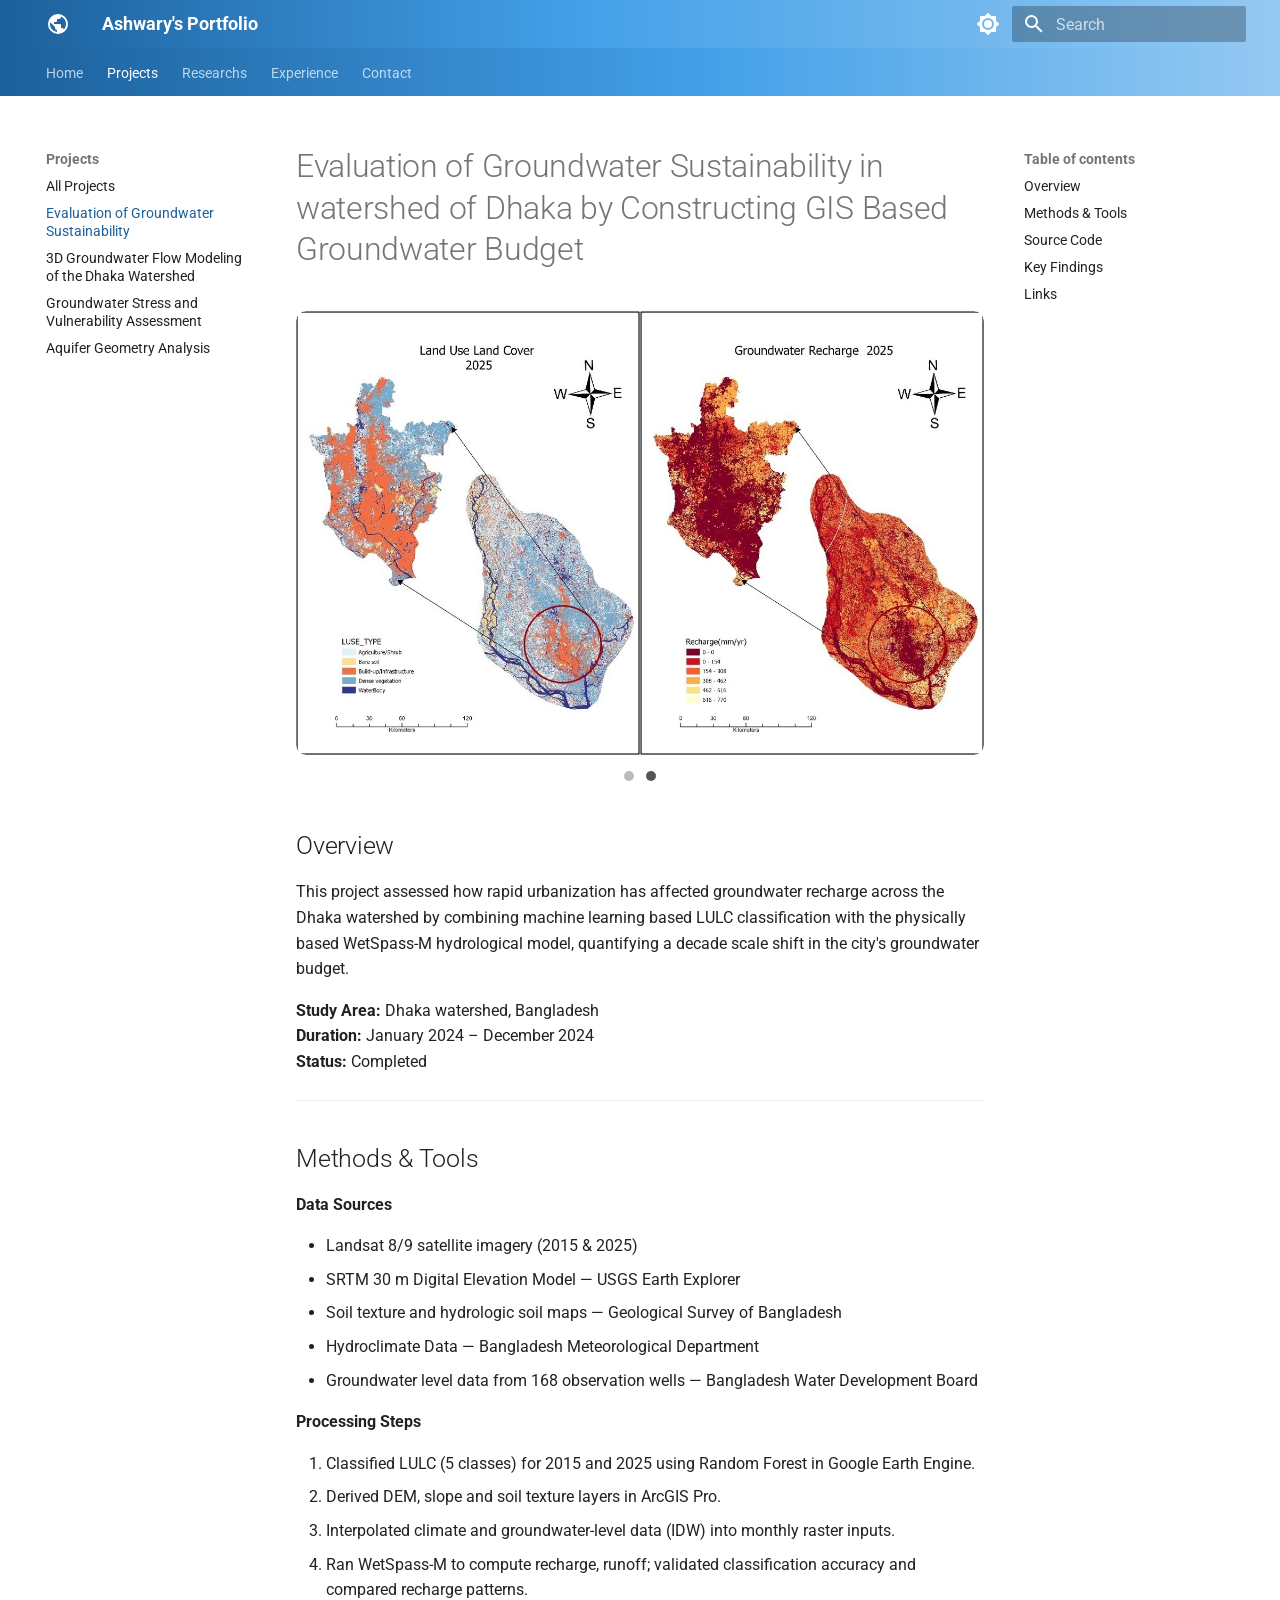
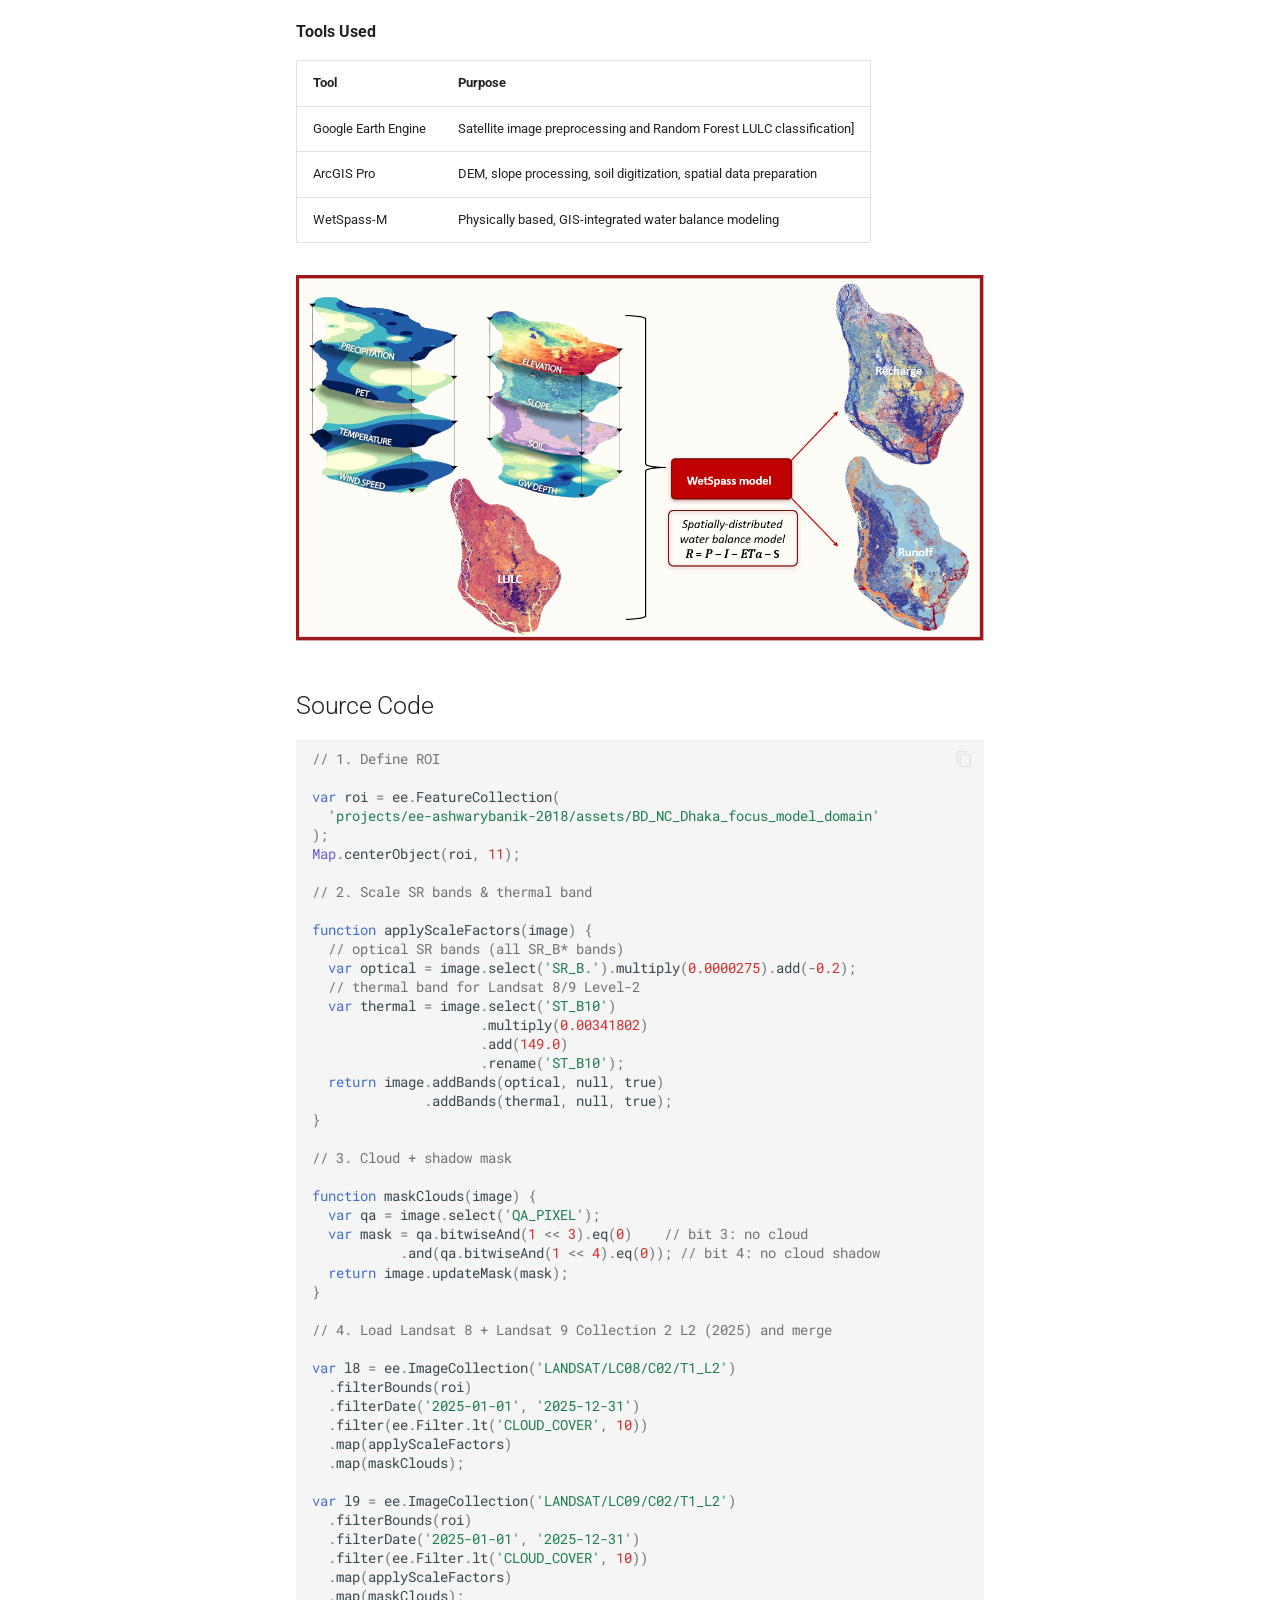
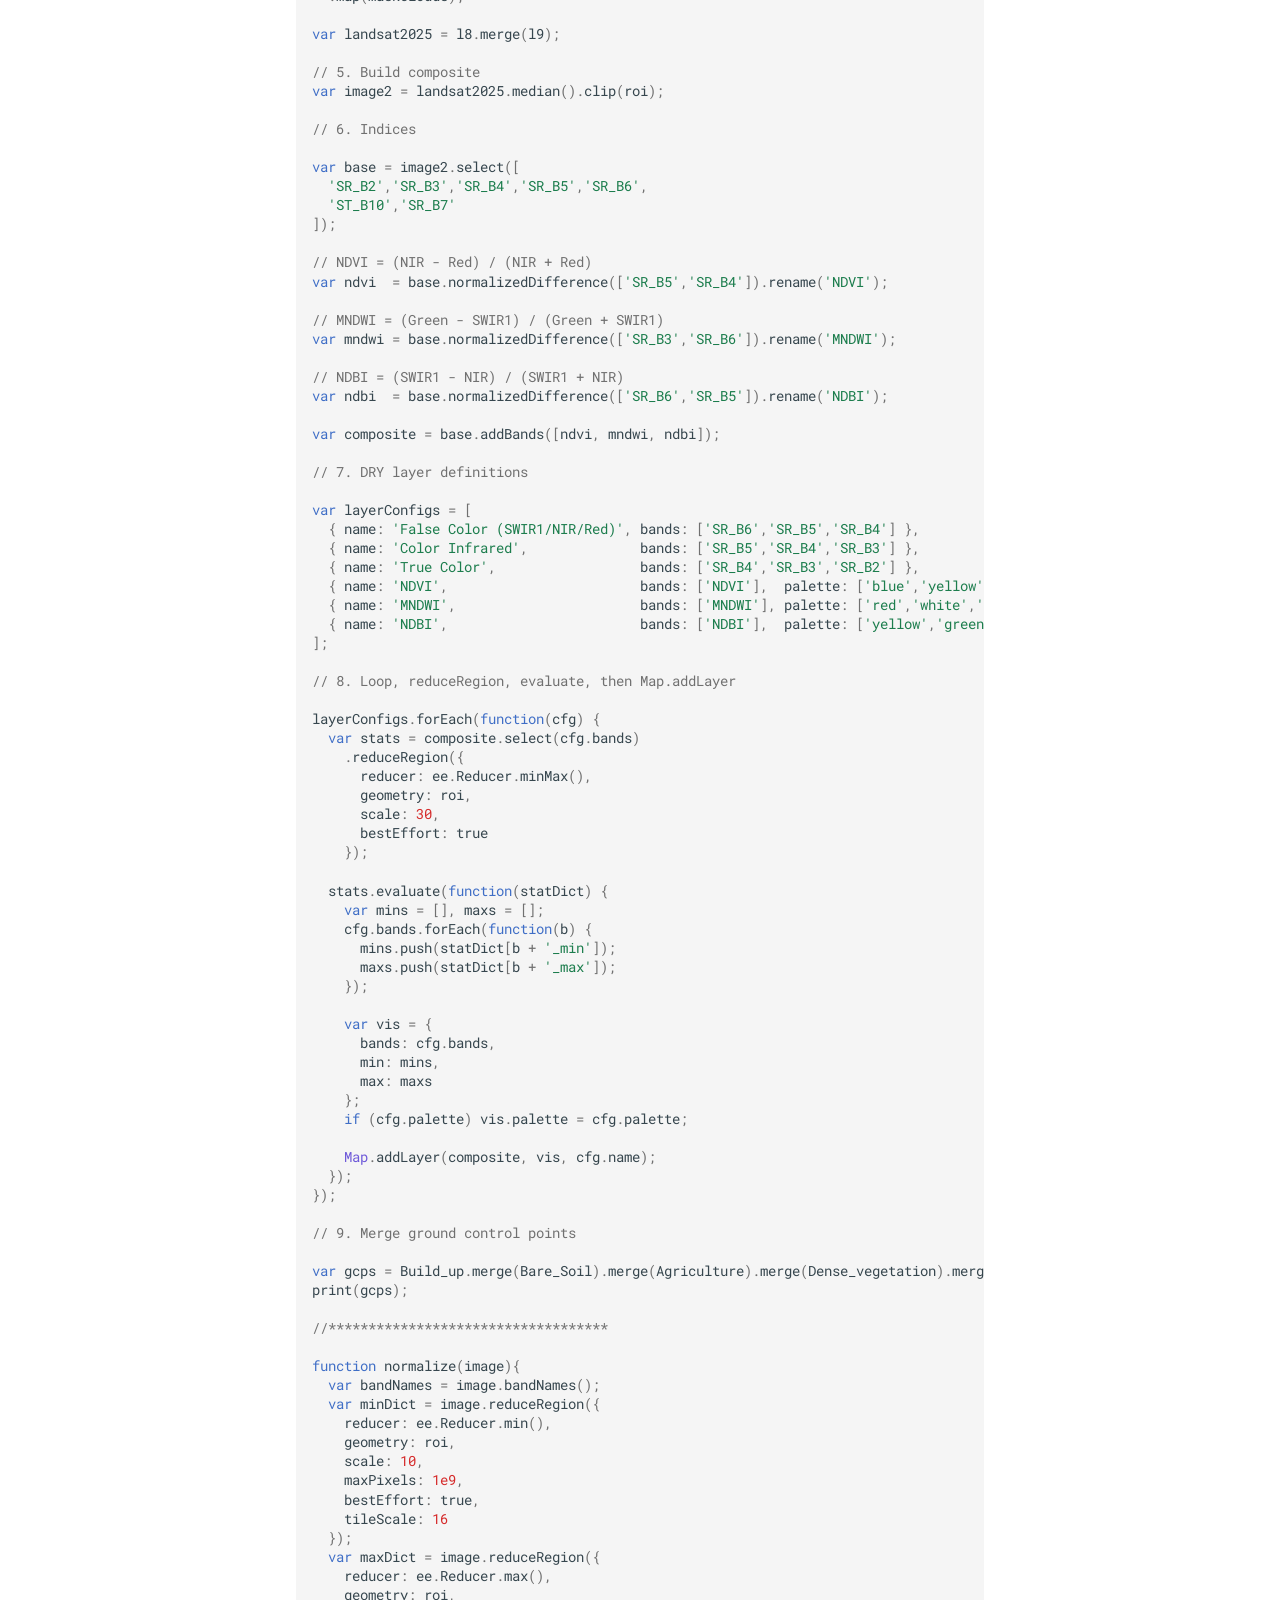
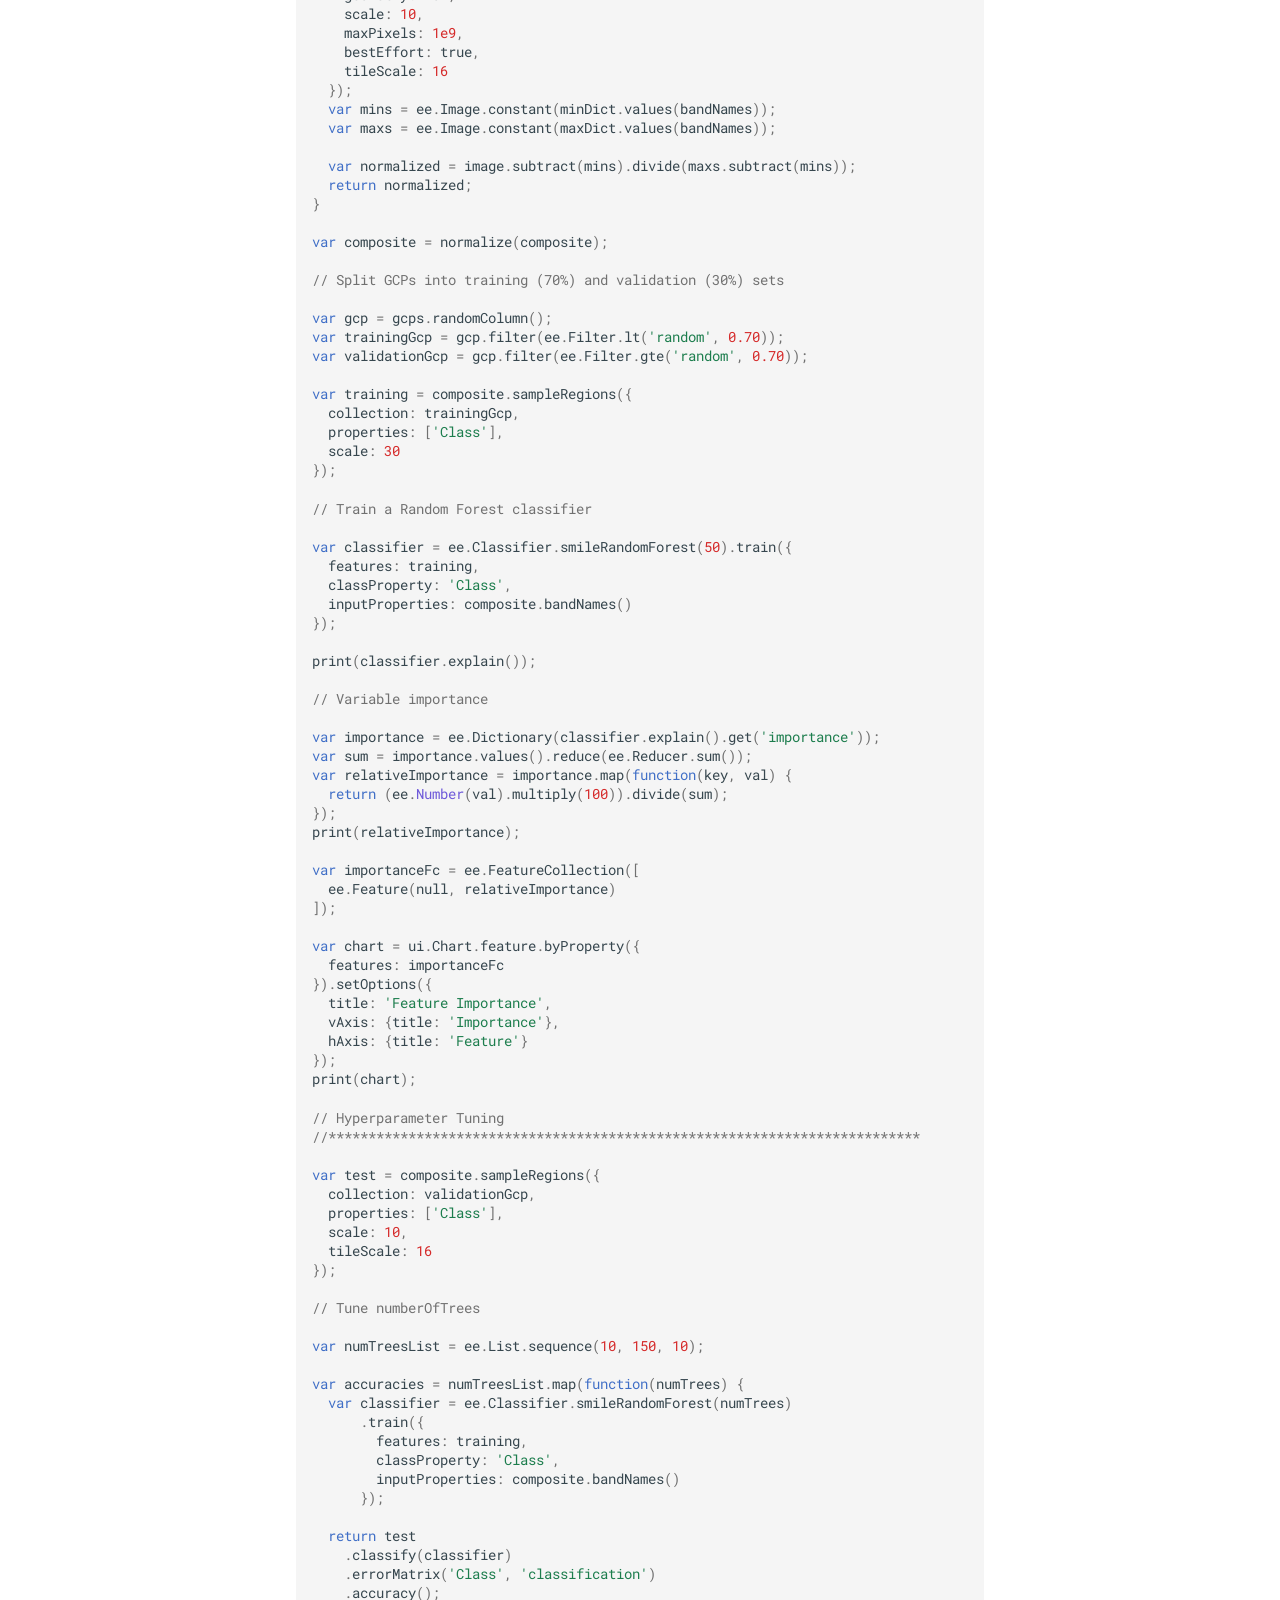
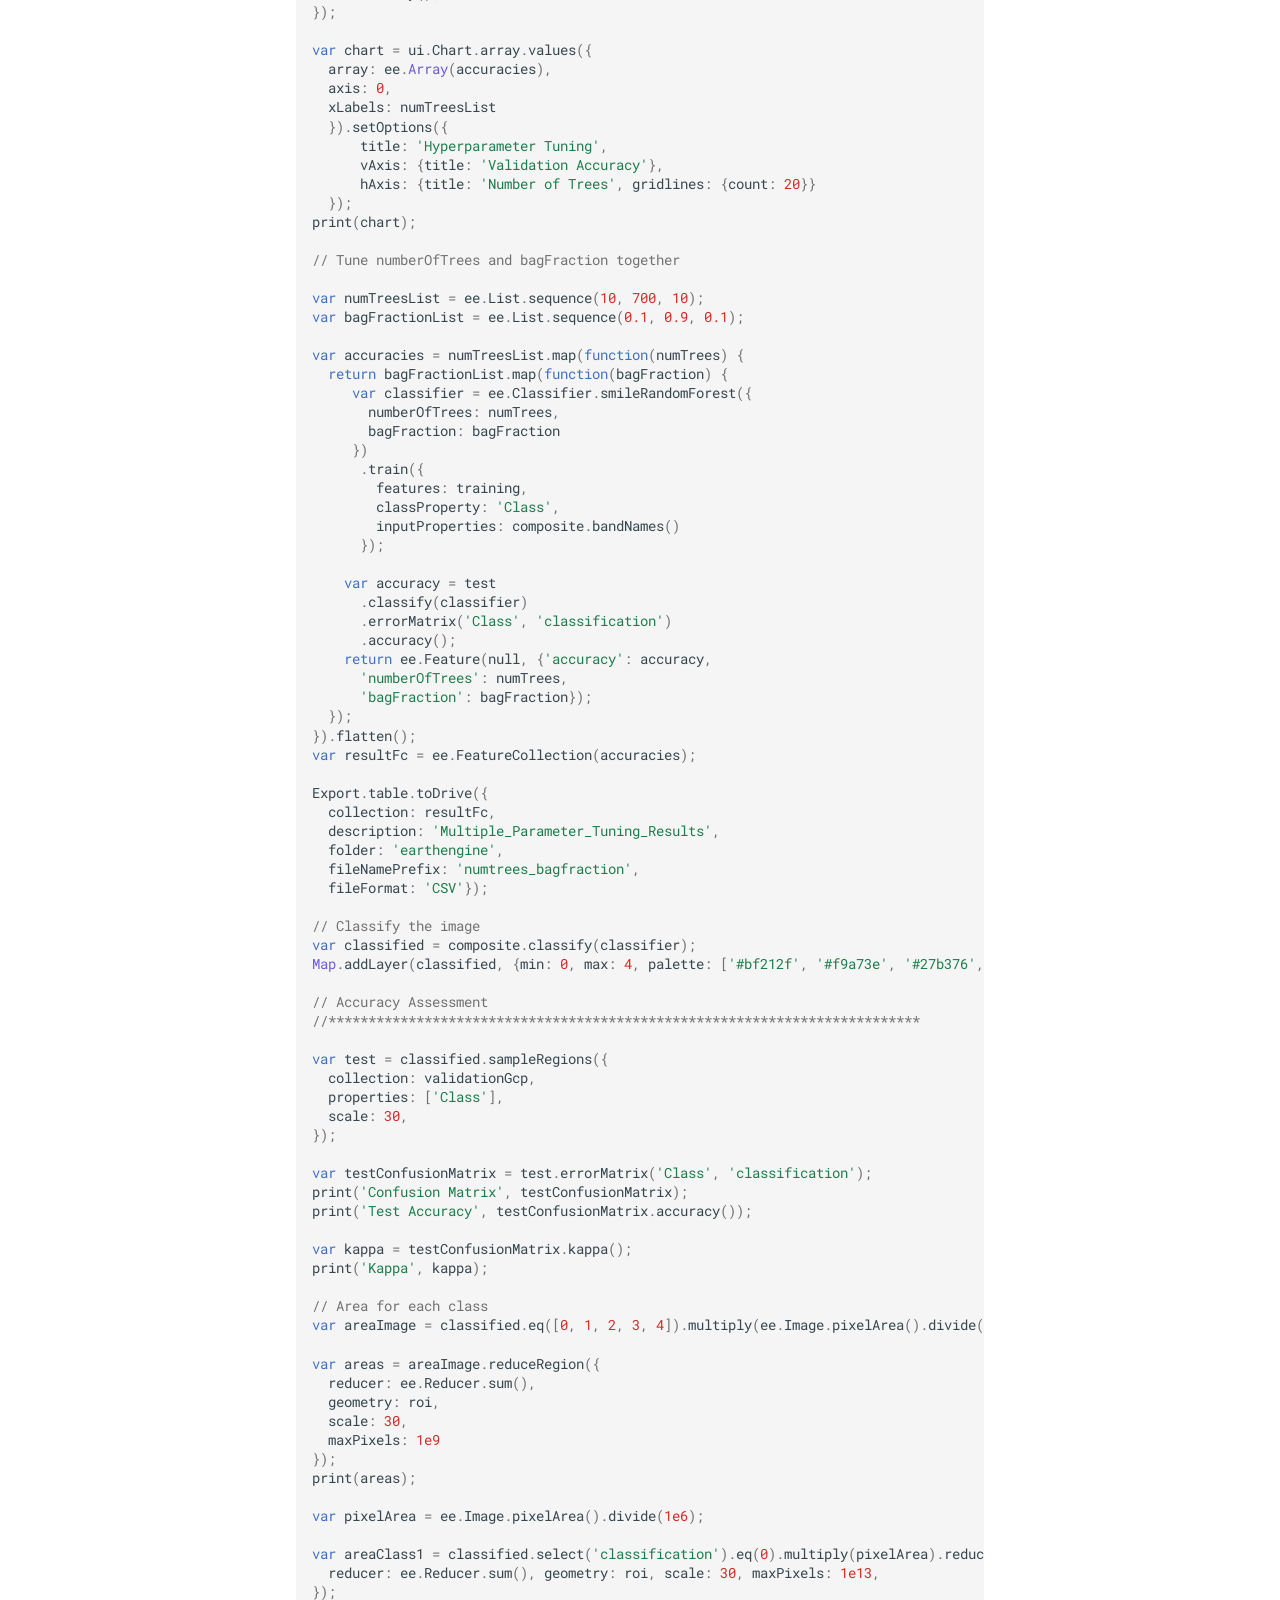
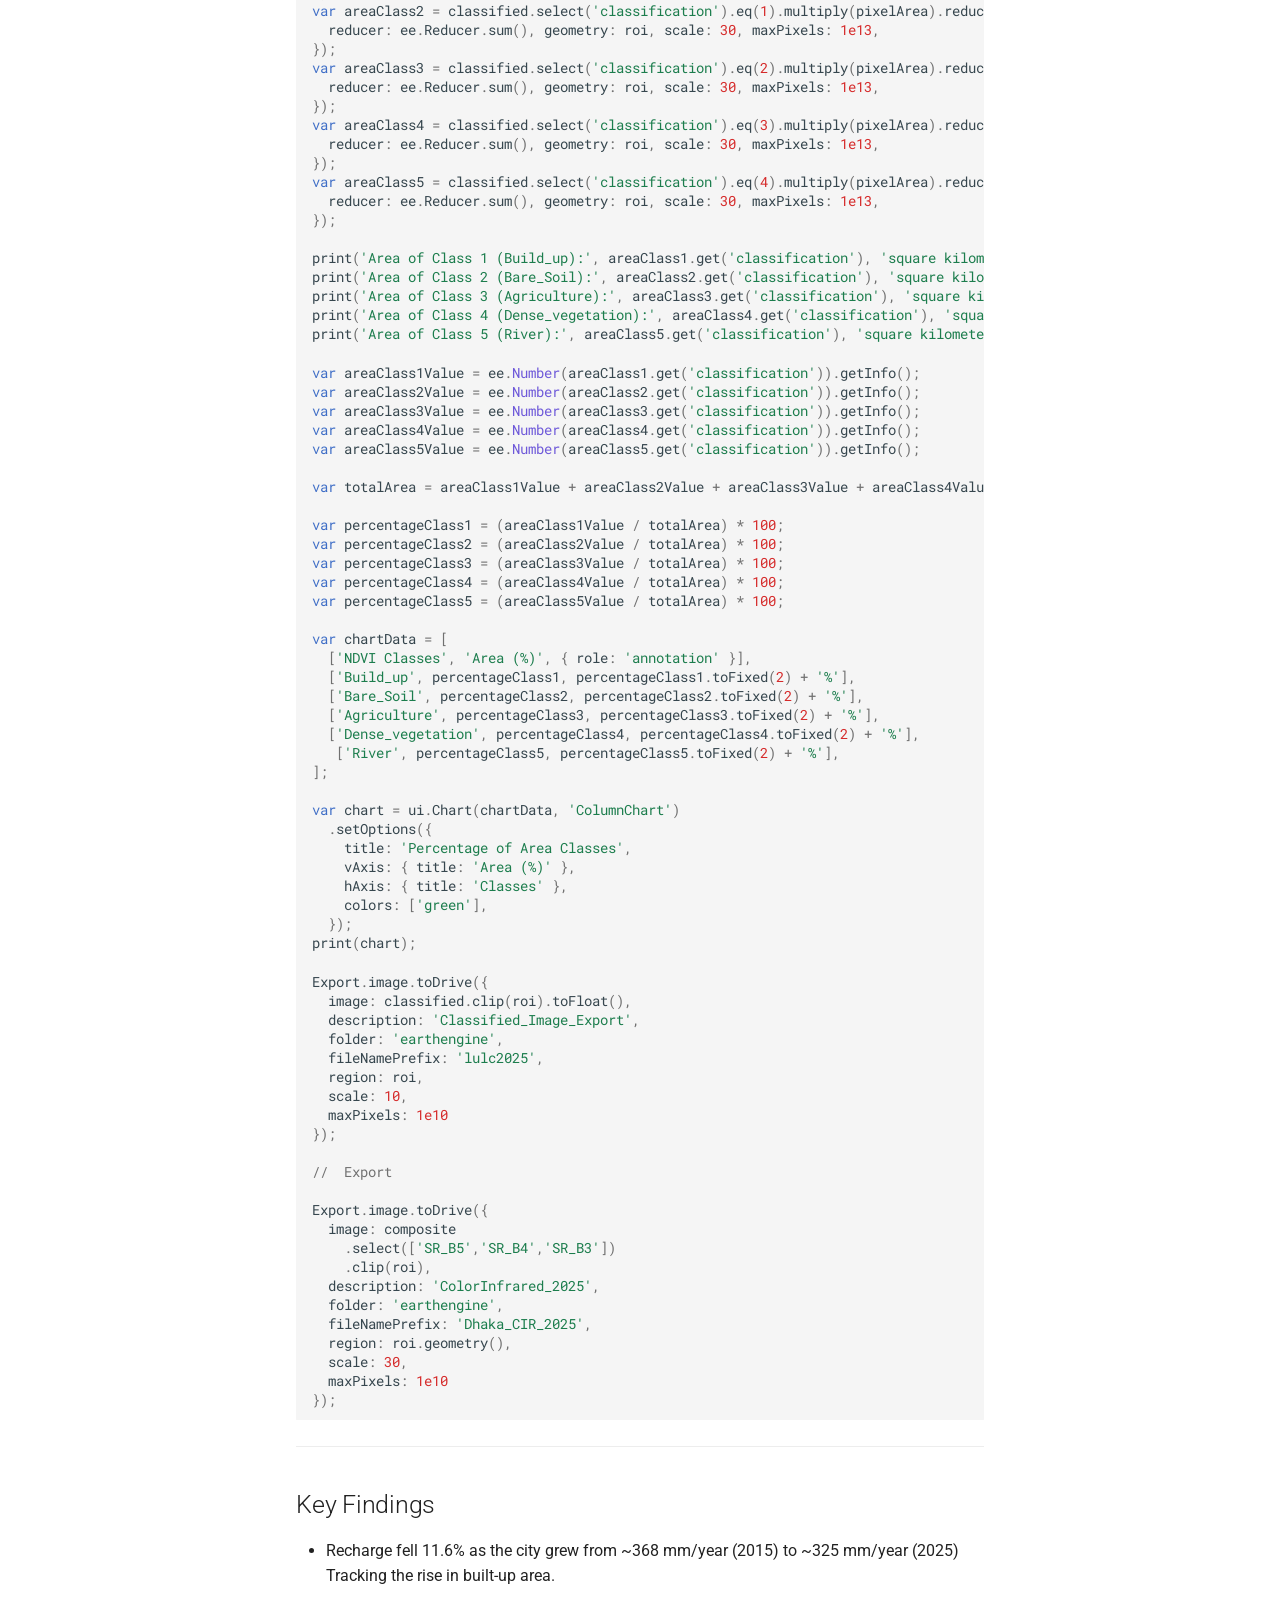
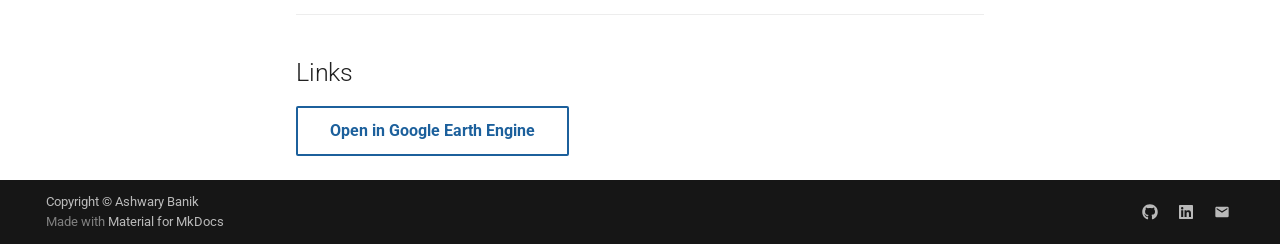
<file: projects/recharge/index.html>
<!doctype html>
<html lang="en" class="no-js">
  <head>
    
      <meta charset="utf-8">
      <meta name="viewport" content="width=device-width,initial-scale=1">
      
        <meta name="description" content="Portfolio of [Ashwary Banik] — GIS, Remote Sensing, and Spatial Data Science">
      
      
        <meta name="author" content="[Ashwary Banik]">
      
      
      
        <link rel="prev" href="../">
      
      
        <link rel="next" href="../dwasa/">
      
      
        
      
      
      <link rel="icon" href="../../assets/images/favicon.png">
      <meta name="generator" content="mkdocs-1.6.1, mkdocs-material-9.7.7">
    
    
      
        <title>Evaluation of Groundwater Sustainability - Ashwary's Portfolio</title>
      
    
    
      <link rel="stylesheet" href="../../assets/stylesheets/main.ec1eaa64.min.css">
      
        
        <link rel="stylesheet" href="../../assets/stylesheets/palette.ab4e12ef.min.css">
      
      


    
    
      
    
    
      
        
        
        <link rel="preconnect" href="https://fonts.gstatic.com" crossorigin>
        <link rel="stylesheet" href="https://fonts.googleapis.com/css?family=Roboto:300,300i,400,400i,700,700i%7CRoboto+Mono:400,400i,700,700i&display=fallback">
        <style>:root{--md-text-font:"Roboto";--md-code-font:"Roboto Mono"}</style>
      
    
    
      <link rel="stylesheet" href="../../assets/css/extra.css">
    
    <script>__md_scope=new URL("../..",location),__md_hash=e=>[...e].reduce(((e,_)=>(e<<5)-e+_.charCodeAt(0)),0),__md_get=(e,_=localStorage,t=__md_scope)=>JSON.parse(_.getItem(t.pathname+"."+e)),__md_set=(e,_,t=localStorage,a=__md_scope)=>{try{t.setItem(a.pathname+"."+e,JSON.stringify(_))}catch(e){}}</script>
    
      

    
    
  </head>
  
  
    
    
      
    
    
    
    
    <body dir="ltr" data-md-color-scheme="default" data-md-color-primary="indigo" data-md-color-accent="blue">
  
    
    <input class="md-toggle" data-md-toggle="drawer" type="checkbox" id="__drawer" autocomplete="off">
    <input class="md-toggle" data-md-toggle="search" type="checkbox" id="__search" autocomplete="off">
    <label class="md-overlay" for="__drawer"></label>
    <div data-md-component="skip">
      
        
        <a href="#evaluation-of-groundwater-sustainability-in-watershed-of-dhaka-by-constructing-gis-based-groundwater-budget" class="md-skip">
          Skip to content
        </a>
      
    </div>
    <div data-md-component="announce">
      
    </div>
    
    
      

<header class="md-header" data-md-component="header">
  <nav class="md-header__inner md-grid" aria-label="Header">
    <a href="../.." title="Ashwary&#39;s Portfolio" class="md-header__button md-logo" aria-label="Ashwary's Portfolio" data-md-component="logo">
      
  
  <svg xmlns="http://www.w3.org/2000/svg" viewBox="0 0 24 24"><path d="M17.9 17.39c-.26-.8-1.01-1.39-1.9-1.39h-1v-3a1 1 0 0 0-1-1H8v-2h2a1 1 0 0 0 1-1V7h2a2 2 0 0 0 2-2v-.41a7.984 7.984 0 0 1 2.9 12.8M11 19.93c-3.95-.49-7-3.85-7-7.93 0-.62.08-1.22.21-1.79L9 15v1a2 2 0 0 0 2 2m1-16A10 10 0 0 0 2 12a10 10 0 0 0 10 10 10 10 0 0 0 10-10A10 10 0 0 0 12 2"/></svg>

    </a>
    <label class="md-header__button md-icon" for="__drawer">
      
      <svg xmlns="http://www.w3.org/2000/svg" viewBox="0 0 24 24"><path d="M3 6h18v2H3zm0 5h18v2H3zm0 5h18v2H3z"/></svg>
    </label>
    <div class="md-header__title" data-md-component="header-title">
      <div class="md-header__ellipsis">
        <div class="md-header__topic">
          <span class="md-ellipsis">
            Ashwary's Portfolio
          </span>
        </div>
        <div class="md-header__topic" data-md-component="header-topic">
          <span class="md-ellipsis">
            
              Evaluation of Groundwater Sustainability
            
          </span>
        </div>
      </div>
    </div>
    
      
        <form class="md-header__option" data-md-component="palette">
  
    
    
    
    <input class="md-option" data-md-color-media="" data-md-color-scheme="default" data-md-color-primary="indigo" data-md-color-accent="blue"  aria-label="Switch to dark mode"  type="radio" name="__palette" id="__palette_0">
    
      <label class="md-header__button md-icon" title="Switch to dark mode" for="__palette_1" hidden>
        <svg xmlns="http://www.w3.org/2000/svg" viewBox="0 0 24 24"><path d="M12 8a4 4 0 0 0-4 4 4 4 0 0 0 4 4 4 4 0 0 0 4-4 4 4 0 0 0-4-4m0 10a6 6 0 0 1-6-6 6 6 0 0 1 6-6 6 6 0 0 1 6 6 6 6 0 0 1-6 6m8-9.31V4h-4.69L12 .69 8.69 4H4v4.69L.69 12 4 15.31V20h4.69L12 23.31 15.31 20H20v-4.69L23.31 12z"/></svg>
      </label>
    
  
    
    
    
    <input class="md-option" data-md-color-media="" data-md-color-scheme="slate" data-md-color-primary="indigo" data-md-color-accent="blue"  aria-label="Switch to light mode"  type="radio" name="__palette" id="__palette_1">
    
      <label class="md-header__button md-icon" title="Switch to light mode" for="__palette_0" hidden>
        <svg xmlns="http://www.w3.org/2000/svg" viewBox="0 0 24 24"><path d="M12 18c-.89 0-1.74-.2-2.5-.55C11.56 16.5 13 14.42 13 12s-1.44-4.5-3.5-5.45C10.26 6.2 11.11 6 12 6a6 6 0 0 1 6 6 6 6 0 0 1-6 6m8-9.31V4h-4.69L12 .69 8.69 4H4v4.69L.69 12 4 15.31V20h4.69L12 23.31 15.31 20H20v-4.69L23.31 12z"/></svg>
      </label>
    
  
</form>
      
    
    
      <script>var palette=__md_get("__palette");if(palette&&palette.color){if("(prefers-color-scheme)"===palette.color.media){var media=matchMedia("(prefers-color-scheme: light)"),input=document.querySelector(media.matches?"[data-md-color-media='(prefers-color-scheme: light)']":"[data-md-color-media='(prefers-color-scheme: dark)']");palette.color.media=input.getAttribute("data-md-color-media"),palette.color.scheme=input.getAttribute("data-md-color-scheme"),palette.color.primary=input.getAttribute("data-md-color-primary"),palette.color.accent=input.getAttribute("data-md-color-accent")}for(var[key,value]of Object.entries(palette.color))document.body.setAttribute("data-md-color-"+key,value)}</script>
    
    
    
      
      
        <label class="md-header__button md-icon" for="__search">
          
          <svg xmlns="http://www.w3.org/2000/svg" viewBox="0 0 24 24"><path d="M9.5 3A6.5 6.5 0 0 1 16 9.5c0 1.61-.59 3.09-1.56 4.23l.27.27h.79l5 5-1.5 1.5-5-5v-.79l-.27-.27A6.52 6.52 0 0 1 9.5 16 6.5 6.5 0 0 1 3 9.5 6.5 6.5 0 0 1 9.5 3m0 2C7 5 5 7 5 9.5S7 14 9.5 14 14 12 14 9.5 12 5 9.5 5"/></svg>
        </label>
        <div class="md-search" data-md-component="search" role="dialog">
  <label class="md-search__overlay" for="__search"></label>
  <div class="md-search__inner" role="search">
    <form class="md-search__form" name="search">
      <input type="text" class="md-search__input" name="query" aria-label="Search" placeholder="Search" autocapitalize="off" autocorrect="off" autocomplete="off" spellcheck="false" data-md-component="search-query" required>
      <label class="md-search__icon md-icon" for="__search">
        
        <svg xmlns="http://www.w3.org/2000/svg" viewBox="0 0 24 24"><path d="M9.5 3A6.5 6.5 0 0 1 16 9.5c0 1.61-.59 3.09-1.56 4.23l.27.27h.79l5 5-1.5 1.5-5-5v-.79l-.27-.27A6.52 6.52 0 0 1 9.5 16 6.5 6.5 0 0 1 3 9.5 6.5 6.5 0 0 1 9.5 3m0 2C7 5 5 7 5 9.5S7 14 9.5 14 14 12 14 9.5 12 5 9.5 5"/></svg>
        
        <svg xmlns="http://www.w3.org/2000/svg" viewBox="0 0 24 24"><path d="M20 11v2H8l5.5 5.5-1.42 1.42L4.16 12l7.92-7.92L13.5 5.5 8 11z"/></svg>
      </label>
      <nav class="md-search__options" aria-label="Search">
        
        <button type="reset" class="md-search__icon md-icon" title="Clear" aria-label="Clear" tabindex="-1">
          
          <svg xmlns="http://www.w3.org/2000/svg" viewBox="0 0 24 24"><path d="M19 6.41 17.59 5 12 10.59 6.41 5 5 6.41 10.59 12 5 17.59 6.41 19 12 13.41 17.59 19 19 17.59 13.41 12z"/></svg>
        </button>
      </nav>
      
    </form>
    <div class="md-search__output">
      <div class="md-search__scrollwrap" tabindex="0" data-md-scrollfix>
        <div class="md-search-result" data-md-component="search-result">
          <div class="md-search-result__meta">
            Initializing search
          </div>
          <ol class="md-search-result__list" role="presentation"></ol>
        </div>
      </div>
    </div>
  </div>
</div>
      
    
    
  </nav>
  
</header>
    
    <div class="md-container" data-md-component="container">
      
      
        
          
            
<nav class="md-tabs" aria-label="Tabs" data-md-component="tabs">
  <div class="md-grid">
    <ul class="md-tabs__list">
      
        
  
  
  
  
    <li class="md-tabs__item">
      <a href="../.." class="md-tabs__link">
        
  
  
    
  
  Home

      </a>
    </li>
  

      
        
  
  
  
    
  
  
    
    
      <li class="md-tabs__item md-tabs__item--active">
        <a href="../" class="md-tabs__link">
          
  
  
  Projects

        </a>
      </li>
    
  

      
        
  
  
  
  
    <li class="md-tabs__item">
      <a href="../../publications/" class="md-tabs__link">
        
  
  
    
  
  Researchs

      </a>
    </li>
  

      
        
  
  
  
  
    <li class="md-tabs__item">
      <a href="../../experience/" class="md-tabs__link">
        
  
  
    
  
  Experience

      </a>
    </li>
  

      
        
  
  
  
  
    <li class="md-tabs__item">
      <a href="../../contact/" class="md-tabs__link">
        
  
  
    
  
  Contact

      </a>
    </li>
  

      
    </ul>
  </div>
</nav>
          
        
      
      <main class="md-main" data-md-component="main">
        <div class="md-main__inner md-grid">
          
            
              
              <div class="md-sidebar md-sidebar--primary" data-md-component="sidebar" data-md-type="navigation" >
                <div class="md-sidebar__scrollwrap">
                  <div class="md-sidebar__inner">
                    


  


<nav class="md-nav md-nav--primary md-nav--lifted" aria-label="Navigation" data-md-level="0">
  <label class="md-nav__title" for="__drawer">
    <a href="../.." title="Ashwary&#39;s Portfolio" class="md-nav__button md-logo" aria-label="Ashwary's Portfolio" data-md-component="logo">
      
  
  <svg xmlns="http://www.w3.org/2000/svg" viewBox="0 0 24 24"><path d="M17.9 17.39c-.26-.8-1.01-1.39-1.9-1.39h-1v-3a1 1 0 0 0-1-1H8v-2h2a1 1 0 0 0 1-1V7h2a2 2 0 0 0 2-2v-.41a7.984 7.984 0 0 1 2.9 12.8M11 19.93c-3.95-.49-7-3.85-7-7.93 0-.62.08-1.22.21-1.79L9 15v1a2 2 0 0 0 2 2m1-16A10 10 0 0 0 2 12a10 10 0 0 0 10 10 10 10 0 0 0 10-10A10 10 0 0 0 12 2"/></svg>

    </a>
    Ashwary's Portfolio
  </label>
  
  <ul class="md-nav__list" data-md-scrollfix>
    
      
      
  
  
  
  
    <li class="md-nav__item">
      <a href="../.." class="md-nav__link">
        
  
  
  <span class="md-ellipsis">
    
  
    Home
  

    
  </span>
  
  

      </a>
    </li>
  

    
      
      
  
  
    
  
  
  
    
    
    
    
      
        
        
      
      
    
    
    <li class="md-nav__item md-nav__item--active md-nav__item--section md-nav__item--nested">
      
        
        
        <input class="md-nav__toggle md-toggle " type="checkbox" id="__nav_2" checked>
        
          
          <label class="md-nav__link" for="__nav_2" id="__nav_2_label" tabindex="">
            
  
  
  <span class="md-ellipsis">
    
  
    Projects
  

    
  </span>
  
  

            <span class="md-nav__icon md-icon"></span>
          </label>
        
        <nav class="md-nav" data-md-level="1" aria-labelledby="__nav_2_label" aria-expanded="true">
          <label class="md-nav__title" for="__nav_2">
            <span class="md-nav__icon md-icon"></span>
            
  
    Projects
  

          </label>
          <ul class="md-nav__list" data-md-scrollfix>
            
              
                
  
  
  
  
    <li class="md-nav__item">
      <a href="../" class="md-nav__link">
        
  
  
  <span class="md-ellipsis">
    
  
    All Projects
  

    
  </span>
  
  

      </a>
    </li>
  

              
            
              
                
  
  
    
  
  
  
    <li class="md-nav__item md-nav__item--active">
      
      <input class="md-nav__toggle md-toggle" type="checkbox" id="__toc">
      
      
        
      
      
        <label class="md-nav__link md-nav__link--active" for="__toc">
          
  
  
  <span class="md-ellipsis">
    
  
    Evaluation of Groundwater Sustainability
  

    
  </span>
  
  

          <span class="md-nav__icon md-icon"></span>
        </label>
      
      <a href="./" class="md-nav__link md-nav__link--active">
        
  
  
  <span class="md-ellipsis">
    
  
    Evaluation of Groundwater Sustainability
  

    
  </span>
  
  

      </a>
      
        

<nav class="md-nav md-nav--secondary" aria-label="Table of contents">
  
  
  
    
  
  
    <label class="md-nav__title" for="__toc">
      <span class="md-nav__icon md-icon"></span>
      Table of contents
    </label>
    <ul class="md-nav__list" data-md-component="toc" data-md-scrollfix>
      
        <li class="md-nav__item">
  <a href="#overview" class="md-nav__link">
    <span class="md-ellipsis">
      
        Overview
      
    </span>
  </a>
  
</li>
      
        <li class="md-nav__item">
  <a href="#methods-tools" class="md-nav__link">
    <span class="md-ellipsis">
      
        Methods &amp; Tools
      
    </span>
  </a>
  
</li>
      
        <li class="md-nav__item">
  <a href="#source-code" class="md-nav__link">
    <span class="md-ellipsis">
      
        Source Code
      
    </span>
  </a>
  
</li>
      
        <li class="md-nav__item">
  <a href="#key-findings" class="md-nav__link">
    <span class="md-ellipsis">
      
        Key Findings
      
    </span>
  </a>
  
</li>
      
        <li class="md-nav__item">
  <a href="#links" class="md-nav__link">
    <span class="md-ellipsis">
      
        Links
      
    </span>
  </a>
  
</li>
      
    </ul>
  
</nav>
      
    </li>
  

              
            
              
                
  
  
  
  
    <li class="md-nav__item">
      <a href="../dwasa/" class="md-nav__link">
        
  
  
  <span class="md-ellipsis">
    
  
    3D Groundwater Flow Modeling of the Dhaka Watershed
  

    
  </span>
  
  

      </a>
    </li>
  

              
            
              
                
  
  
  
  
    <li class="md-nav__item">
      <a href="../gw_stress/" class="md-nav__link">
        
  
  
  <span class="md-ellipsis">
    
  
    Groundwater Stress and Vulnerability Assessment
  

    
  </span>
  
  

      </a>
    </li>
  

              
            
              
                
  
  
  
  
    <li class="md-nav__item">
      <a href="../aquifer/" class="md-nav__link">
        
  
  
  <span class="md-ellipsis">
    
  
    Aquifer Geometry Analysis 
  

    
  </span>
  
  

      </a>
    </li>
  

              
            
          </ul>
        </nav>
      
    </li>
  

    
      
      
  
  
  
  
    <li class="md-nav__item">
      <a href="../../publications/" class="md-nav__link">
        
  
  
  <span class="md-ellipsis">
    
  
    Researchs
  

    
  </span>
  
  

      </a>
    </li>
  

    
      
      
  
  
  
  
    <li class="md-nav__item">
      <a href="../../experience/" class="md-nav__link">
        
  
  
  <span class="md-ellipsis">
    
  
    Experience
  

    
  </span>
  
  

      </a>
    </li>
  

    
      
      
  
  
  
  
    <li class="md-nav__item">
      <a href="../../contact/" class="md-nav__link">
        
  
  
  <span class="md-ellipsis">
    
  
    Contact
  

    
  </span>
  
  

      </a>
    </li>
  

    
  </ul>
</nav>
                  </div>
                </div>
              </div>
            
            
              
              <div class="md-sidebar md-sidebar--secondary" data-md-component="sidebar" data-md-type="toc" >
                <div class="md-sidebar__scrollwrap">
                  <div class="md-sidebar__inner">
                    

<nav class="md-nav md-nav--secondary" aria-label="Table of contents">
  
  
  
    
  
  
    <label class="md-nav__title" for="__toc">
      <span class="md-nav__icon md-icon"></span>
      Table of contents
    </label>
    <ul class="md-nav__list" data-md-component="toc" data-md-scrollfix>
      
        <li class="md-nav__item">
  <a href="#overview" class="md-nav__link">
    <span class="md-ellipsis">
      
        Overview
      
    </span>
  </a>
  
</li>
      
        <li class="md-nav__item">
  <a href="#methods-tools" class="md-nav__link">
    <span class="md-ellipsis">
      
        Methods &amp; Tools
      
    </span>
  </a>
  
</li>
      
        <li class="md-nav__item">
  <a href="#source-code" class="md-nav__link">
    <span class="md-ellipsis">
      
        Source Code
      
    </span>
  </a>
  
</li>
      
        <li class="md-nav__item">
  <a href="#key-findings" class="md-nav__link">
    <span class="md-ellipsis">
      
        Key Findings
      
    </span>
  </a>
  
</li>
      
        <li class="md-nav__item">
  <a href="#links" class="md-nav__link">
    <span class="md-ellipsis">
      
        Links
      
    </span>
  </a>
  
</li>
      
    </ul>
  
</nav>
                  </div>
                </div>
              </div>
            
          
          
            <div class="md-content" data-md-component="content">
              
              <article class="md-content__inner md-typeset">
                
                  



<h1 id="evaluation-of-groundwater-sustainability-in-watershed-of-dhaka-by-constructing-gis-based-groundwater-budget">Evaluation of Groundwater Sustainability in watershed of Dhaka by Constructing GIS Based Groundwater Budget</h1>
<div class="project-slider">

  <div class="project-slide">
    <img src="../../assets/images/image-1.jpg" alt="Project image 1">
  </div>

  <div class="project-slide">
    <img src="../../assets/images/image-2.jpg" alt="Project image 2">
  </div>
</div>

<div class="project-dots">
  <span class="project-dot" onclick="currentProjectSlide(1)"></span>
  <span class="project-dot" onclick="currentProjectSlide(2)"></span>
</div>

<style>
.project-slider {
  position: relative;
  width: 100%;
  max-width: 850px;
  margin: 20px auto 8px;
  overflow: hidden;
  border-radius: 10px;
}

.project-slide {
  display: none;
  width: 100%;
}

.project-slide img {
  display: block;
  width: 100%;
  height: auto;
  border-radius: 10px;
}

.project-dots {
  text-align: center;
  margin-top: 8px;
  margin-bottom: 20px;
}

.project-dot {
  display: inline-block;
  width: 10px;
  height: 10px;
  margin: 0 4px;
  background: #bbb;
  border-radius: 50%;
  cursor: pointer;
}

.project-dot.active {
  background: #555;
}
</style>

<script>
let projectSlideIndex = 0;

function showProjectSlide(n) {
  const slides = document.getElementsByClassName("project-slide");
  const dots = document.getElementsByClassName("project-dot");

  for (let i = 0; i < slides.length; i++) {
    slides[i].style.display = "none";
  }

  for (let i = 0; i < dots.length; i++) {
    dots[i].classList.remove("active");
  }

  slides[n].style.display = "block";
  dots[n].classList.add("active");
}

function nextProjectSlide() {
  const slides = document.getElementsByClassName("project-slide");
  projectSlideIndex++;
  if (projectSlideIndex >= slides.length) {
    projectSlideIndex = 0;
  }
  showProjectSlide(projectSlideIndex);
}

function currentProjectSlide(n) {
  projectSlideIndex = n - 1;
  showProjectSlide(projectSlideIndex);
}

showProjectSlide(projectSlideIndex);
setInterval(nextProjectSlide, 2000);
</script>

<h2 id="overview">Overview</h2>
<p>This project assessed how rapid urbanization has affected groundwater recharge across the Dhaka watershed by combining machine learning based LULC classification with the physically based WetSpass-M hydrological model, quantifying a decade scale shift in the city's groundwater budget.</p>
<p><strong>Study Area:</strong> Dhaka watershed, Bangladesh<br />
<strong>Duration:</strong> January 2024 – December 2024<br />
<strong>Status:</strong> Completed </p>
<hr />
<h2 id="methods-tools">Methods &amp; Tools</h2>
<p><strong>Data Sources</strong></p>
<ul>
<li>Landsat 8/9 satellite imagery (2015 &amp; 2025)</li>
<li>SRTM 30 m Digital Elevation Model — USGS Earth Explorer</li>
<li>Soil texture and hydrologic soil maps — Geological Survey of Bangladesh</li>
<li>Hydroclimate Data — Bangladesh Meteorological Department</li>
<li>Groundwater level data from 168 observation wells — Bangladesh Water Development Board </li>
</ul>
<p><strong>Processing Steps</strong></p>
<ol>
<li>Classified LULC (5 classes) for 2015 and 2025 using Random Forest in Google Earth Engine.</li>
<li>Derived DEM, slope and soil texture layers in ArcGIS Pro.</li>
<li>Interpolated climate and groundwater-level data (IDW) into monthly raster inputs.</li>
<li>Ran WetSpass-M to compute recharge, runoff; validated classification accuracy and compared recharge patterns.</li>
</ol>
<p><strong>Tools Used</strong></p>
<table>
<thead>
<tr>
<th>Tool</th>
<th>Purpose</th>
</tr>
</thead>
<tbody>
<tr>
<td>Google Earth Engine</td>
<td>Satellite image preprocessing and Random Forest LULC classification]</td>
</tr>
<tr>
<td>ArcGIS Pro</td>
<td>DEM, slope processing, soil digitization, spatial data preparation</td>
</tr>
<tr>
<td>WetSpass-M</td>
<td>Physically based, GIS-integrated water balance modeling</td>
</tr>
</tbody>
</table>
<p><img alt="Recharge Methodology" src="../../assets/images/placeholder-project.png" /></p>
<h2 id="source-code">Source Code</h2>
<div class="highlight"><pre><span></span><code><span class="c1">// 1. Define ROI</span>

<span class="kd">var</span><span class="w"> </span><span class="nx">roi</span><span class="w"> </span><span class="o">=</span><span class="w"> </span><span class="nx">ee</span><span class="p">.</span><span class="nx">FeatureCollection</span><span class="p">(</span>
<span class="w">  </span><span class="s1">'projects/ee-ashwarybanik-2018/assets/BD_NC_Dhaka_focus_model_domain'</span>
<span class="p">);</span>
<span class="nb">Map</span><span class="p">.</span><span class="nx">centerObject</span><span class="p">(</span><span class="nx">roi</span><span class="p">,</span><span class="w"> </span><span class="mf">11</span><span class="p">);</span>

<span class="c1">// 2. Scale SR bands &amp; thermal band</span>

<span class="kd">function</span><span class="w"> </span><span class="nx">applyScaleFactors</span><span class="p">(</span><span class="nx">image</span><span class="p">)</span><span class="w"> </span><span class="p">{</span>
<span class="w">  </span><span class="c1">// optical SR bands (all SR_B* bands)</span>
<span class="w">  </span><span class="kd">var</span><span class="w"> </span><span class="nx">optical</span><span class="w"> </span><span class="o">=</span><span class="w"> </span><span class="nx">image</span><span class="p">.</span><span class="nx">select</span><span class="p">(</span><span class="s1">'SR_B.'</span><span class="p">).</span><span class="nx">multiply</span><span class="p">(</span><span class="mf">0.0000275</span><span class="p">).</span><span class="nx">add</span><span class="p">(</span><span class="o">-</span><span class="mf">0.2</span><span class="p">);</span>
<span class="w">  </span><span class="c1">// thermal band for Landsat 8/9 Level-2</span>
<span class="w">  </span><span class="kd">var</span><span class="w"> </span><span class="nx">thermal</span><span class="w"> </span><span class="o">=</span><span class="w"> </span><span class="nx">image</span><span class="p">.</span><span class="nx">select</span><span class="p">(</span><span class="s1">'ST_B10'</span><span class="p">)</span>
<span class="w">                     </span><span class="p">.</span><span class="nx">multiply</span><span class="p">(</span><span class="mf">0.00341802</span><span class="p">)</span>
<span class="w">                     </span><span class="p">.</span><span class="nx">add</span><span class="p">(</span><span class="mf">149.0</span><span class="p">)</span>
<span class="w">                     </span><span class="p">.</span><span class="nx">rename</span><span class="p">(</span><span class="s1">'ST_B10'</span><span class="p">);</span>
<span class="w">  </span><span class="k">return</span><span class="w"> </span><span class="nx">image</span><span class="p">.</span><span class="nx">addBands</span><span class="p">(</span><span class="nx">optical</span><span class="p">,</span><span class="w"> </span><span class="kc">null</span><span class="p">,</span><span class="w"> </span><span class="kc">true</span><span class="p">)</span>
<span class="w">              </span><span class="p">.</span><span class="nx">addBands</span><span class="p">(</span><span class="nx">thermal</span><span class="p">,</span><span class="w"> </span><span class="kc">null</span><span class="p">,</span><span class="w"> </span><span class="kc">true</span><span class="p">);</span>
<span class="p">}</span>

<span class="c1">// 3. Cloud + shadow mask</span>

<span class="kd">function</span><span class="w"> </span><span class="nx">maskClouds</span><span class="p">(</span><span class="nx">image</span><span class="p">)</span><span class="w"> </span><span class="p">{</span>
<span class="w">  </span><span class="kd">var</span><span class="w"> </span><span class="nx">qa</span><span class="w"> </span><span class="o">=</span><span class="w"> </span><span class="nx">image</span><span class="p">.</span><span class="nx">select</span><span class="p">(</span><span class="s1">'QA_PIXEL'</span><span class="p">);</span>
<span class="w">  </span><span class="kd">var</span><span class="w"> </span><span class="nx">mask</span><span class="w"> </span><span class="o">=</span><span class="w"> </span><span class="nx">qa</span><span class="p">.</span><span class="nx">bitwiseAnd</span><span class="p">(</span><span class="mf">1</span><span class="w"> </span><span class="o">&lt;&lt;</span><span class="w"> </span><span class="mf">3</span><span class="p">).</span><span class="nx">eq</span><span class="p">(</span><span class="mf">0</span><span class="p">)</span><span class="w">    </span><span class="c1">// bit 3: no cloud</span>
<span class="w">           </span><span class="p">.</span><span class="nx">and</span><span class="p">(</span><span class="nx">qa</span><span class="p">.</span><span class="nx">bitwiseAnd</span><span class="p">(</span><span class="mf">1</span><span class="w"> </span><span class="o">&lt;&lt;</span><span class="w"> </span><span class="mf">4</span><span class="p">).</span><span class="nx">eq</span><span class="p">(</span><span class="mf">0</span><span class="p">));</span><span class="w"> </span><span class="c1">// bit 4: no cloud shadow</span>
<span class="w">  </span><span class="k">return</span><span class="w"> </span><span class="nx">image</span><span class="p">.</span><span class="nx">updateMask</span><span class="p">(</span><span class="nx">mask</span><span class="p">);</span>
<span class="p">}</span>

<span class="c1">// 4. Load Landsat 8 + Landsat 9 Collection 2 L2 (2025) and merge</span>

<span class="kd">var</span><span class="w"> </span><span class="nx">l8</span><span class="w"> </span><span class="o">=</span><span class="w"> </span><span class="nx">ee</span><span class="p">.</span><span class="nx">ImageCollection</span><span class="p">(</span><span class="s1">'LANDSAT/LC08/C02/T1_L2'</span><span class="p">)</span>
<span class="w">  </span><span class="p">.</span><span class="nx">filterBounds</span><span class="p">(</span><span class="nx">roi</span><span class="p">)</span>
<span class="w">  </span><span class="p">.</span><span class="nx">filterDate</span><span class="p">(</span><span class="s1">'2025-01-01'</span><span class="p">,</span><span class="w"> </span><span class="s1">'2025-12-31'</span><span class="p">)</span>
<span class="w">  </span><span class="p">.</span><span class="nx">filter</span><span class="p">(</span><span class="nx">ee</span><span class="p">.</span><span class="nx">Filter</span><span class="p">.</span><span class="nx">lt</span><span class="p">(</span><span class="s1">'CLOUD_COVER'</span><span class="p">,</span><span class="w"> </span><span class="mf">10</span><span class="p">))</span>
<span class="w">  </span><span class="p">.</span><span class="nx">map</span><span class="p">(</span><span class="nx">applyScaleFactors</span><span class="p">)</span>
<span class="w">  </span><span class="p">.</span><span class="nx">map</span><span class="p">(</span><span class="nx">maskClouds</span><span class="p">);</span>

<span class="kd">var</span><span class="w"> </span><span class="nx">l9</span><span class="w"> </span><span class="o">=</span><span class="w"> </span><span class="nx">ee</span><span class="p">.</span><span class="nx">ImageCollection</span><span class="p">(</span><span class="s1">'LANDSAT/LC09/C02/T1_L2'</span><span class="p">)</span>
<span class="w">  </span><span class="p">.</span><span class="nx">filterBounds</span><span class="p">(</span><span class="nx">roi</span><span class="p">)</span>
<span class="w">  </span><span class="p">.</span><span class="nx">filterDate</span><span class="p">(</span><span class="s1">'2025-01-01'</span><span class="p">,</span><span class="w"> </span><span class="s1">'2025-12-31'</span><span class="p">)</span>
<span class="w">  </span><span class="p">.</span><span class="nx">filter</span><span class="p">(</span><span class="nx">ee</span><span class="p">.</span><span class="nx">Filter</span><span class="p">.</span><span class="nx">lt</span><span class="p">(</span><span class="s1">'CLOUD_COVER'</span><span class="p">,</span><span class="w"> </span><span class="mf">10</span><span class="p">))</span>
<span class="w">  </span><span class="p">.</span><span class="nx">map</span><span class="p">(</span><span class="nx">applyScaleFactors</span><span class="p">)</span>
<span class="w">  </span><span class="p">.</span><span class="nx">map</span><span class="p">(</span><span class="nx">maskClouds</span><span class="p">);</span>

<span class="kd">var</span><span class="w"> </span><span class="nx">landsat2025</span><span class="w"> </span><span class="o">=</span><span class="w"> </span><span class="nx">l8</span><span class="p">.</span><span class="nx">merge</span><span class="p">(</span><span class="nx">l9</span><span class="p">);</span>

<span class="c1">// 5. Build composite</span>
<span class="kd">var</span><span class="w"> </span><span class="nx">image2</span><span class="w"> </span><span class="o">=</span><span class="w"> </span><span class="nx">landsat2025</span><span class="p">.</span><span class="nx">median</span><span class="p">().</span><span class="nx">clip</span><span class="p">(</span><span class="nx">roi</span><span class="p">);</span>

<span class="c1">// 6. Indices</span>

<span class="kd">var</span><span class="w"> </span><span class="nx">base</span><span class="w"> </span><span class="o">=</span><span class="w"> </span><span class="nx">image2</span><span class="p">.</span><span class="nx">select</span><span class="p">([</span>
<span class="w">  </span><span class="s1">'SR_B2'</span><span class="p">,</span><span class="s1">'SR_B3'</span><span class="p">,</span><span class="s1">'SR_B4'</span><span class="p">,</span><span class="s1">'SR_B5'</span><span class="p">,</span><span class="s1">'SR_B6'</span><span class="p">,</span>
<span class="w">  </span><span class="s1">'ST_B10'</span><span class="p">,</span><span class="s1">'SR_B7'</span>
<span class="p">]);</span>

<span class="c1">// NDVI = (NIR - Red) / (NIR + Red)</span>
<span class="kd">var</span><span class="w"> </span><span class="nx">ndvi</span><span class="w">  </span><span class="o">=</span><span class="w"> </span><span class="nx">base</span><span class="p">.</span><span class="nx">normalizedDifference</span><span class="p">([</span><span class="s1">'SR_B5'</span><span class="p">,</span><span class="s1">'SR_B4'</span><span class="p">]).</span><span class="nx">rename</span><span class="p">(</span><span class="s1">'NDVI'</span><span class="p">);</span>

<span class="c1">// MNDWI = (Green - SWIR1) / (Green + SWIR1)</span>
<span class="kd">var</span><span class="w"> </span><span class="nx">mndwi</span><span class="w"> </span><span class="o">=</span><span class="w"> </span><span class="nx">base</span><span class="p">.</span><span class="nx">normalizedDifference</span><span class="p">([</span><span class="s1">'SR_B3'</span><span class="p">,</span><span class="s1">'SR_B6'</span><span class="p">]).</span><span class="nx">rename</span><span class="p">(</span><span class="s1">'MNDWI'</span><span class="p">);</span>

<span class="c1">// NDBI = (SWIR1 - NIR) / (SWIR1 + NIR)</span>
<span class="kd">var</span><span class="w"> </span><span class="nx">ndbi</span><span class="w">  </span><span class="o">=</span><span class="w"> </span><span class="nx">base</span><span class="p">.</span><span class="nx">normalizedDifference</span><span class="p">([</span><span class="s1">'SR_B6'</span><span class="p">,</span><span class="s1">'SR_B5'</span><span class="p">]).</span><span class="nx">rename</span><span class="p">(</span><span class="s1">'NDBI'</span><span class="p">);</span>

<span class="kd">var</span><span class="w"> </span><span class="nx">composite</span><span class="w"> </span><span class="o">=</span><span class="w"> </span><span class="nx">base</span><span class="p">.</span><span class="nx">addBands</span><span class="p">([</span><span class="nx">ndvi</span><span class="p">,</span><span class="w"> </span><span class="nx">mndwi</span><span class="p">,</span><span class="w"> </span><span class="nx">ndbi</span><span class="p">]);</span>

<span class="c1">// 7. DRY layer definitions</span>

<span class="kd">var</span><span class="w"> </span><span class="nx">layerConfigs</span><span class="w"> </span><span class="o">=</span><span class="w"> </span><span class="p">[</span>
<span class="w">  </span><span class="p">{</span><span class="w"> </span><span class="nx">name</span><span class="o">:</span><span class="w"> </span><span class="s1">'False Color (SWIR1/NIR/Red)'</span><span class="p">,</span><span class="w"> </span><span class="nx">bands</span><span class="o">:</span><span class="w"> </span><span class="p">[</span><span class="s1">'SR_B6'</span><span class="p">,</span><span class="s1">'SR_B5'</span><span class="p">,</span><span class="s1">'SR_B4'</span><span class="p">]</span><span class="w"> </span><span class="p">},</span>
<span class="w">  </span><span class="p">{</span><span class="w"> </span><span class="nx">name</span><span class="o">:</span><span class="w"> </span><span class="s1">'Color Infrared'</span><span class="p">,</span><span class="w">              </span><span class="nx">bands</span><span class="o">:</span><span class="w"> </span><span class="p">[</span><span class="s1">'SR_B5'</span><span class="p">,</span><span class="s1">'SR_B4'</span><span class="p">,</span><span class="s1">'SR_B3'</span><span class="p">]</span><span class="w"> </span><span class="p">},</span>
<span class="w">  </span><span class="p">{</span><span class="w"> </span><span class="nx">name</span><span class="o">:</span><span class="w"> </span><span class="s1">'True Color'</span><span class="p">,</span><span class="w">                  </span><span class="nx">bands</span><span class="o">:</span><span class="w"> </span><span class="p">[</span><span class="s1">'SR_B4'</span><span class="p">,</span><span class="s1">'SR_B3'</span><span class="p">,</span><span class="s1">'SR_B2'</span><span class="p">]</span><span class="w"> </span><span class="p">},</span>
<span class="w">  </span><span class="p">{</span><span class="w"> </span><span class="nx">name</span><span class="o">:</span><span class="w"> </span><span class="s1">'NDVI'</span><span class="p">,</span><span class="w">                        </span><span class="nx">bands</span><span class="o">:</span><span class="w"> </span><span class="p">[</span><span class="s1">'NDVI'</span><span class="p">],</span><span class="w">  </span><span class="nx">palette</span><span class="o">:</span><span class="w"> </span><span class="p">[</span><span class="s1">'blue'</span><span class="p">,</span><span class="s1">'yellow'</span><span class="p">,</span><span class="s1">'green'</span><span class="p">,</span><span class="s1">'red'</span><span class="p">]</span><span class="w"> </span><span class="p">},</span>
<span class="w">  </span><span class="p">{</span><span class="w"> </span><span class="nx">name</span><span class="o">:</span><span class="w"> </span><span class="s1">'MNDWI'</span><span class="p">,</span><span class="w">                       </span><span class="nx">bands</span><span class="o">:</span><span class="w"> </span><span class="p">[</span><span class="s1">'MNDWI'</span><span class="p">],</span><span class="w"> </span><span class="nx">palette</span><span class="o">:</span><span class="w"> </span><span class="p">[</span><span class="s1">'red'</span><span class="p">,</span><span class="s1">'white'</span><span class="p">,</span><span class="s1">'blue'</span><span class="p">]</span><span class="w"> </span><span class="p">},</span>
<span class="w">  </span><span class="p">{</span><span class="w"> </span><span class="nx">name</span><span class="o">:</span><span class="w"> </span><span class="s1">'NDBI'</span><span class="p">,</span><span class="w">                        </span><span class="nx">bands</span><span class="o">:</span><span class="w"> </span><span class="p">[</span><span class="s1">'NDBI'</span><span class="p">],</span><span class="w">  </span><span class="nx">palette</span><span class="o">:</span><span class="w"> </span><span class="p">[</span><span class="s1">'yellow'</span><span class="p">,</span><span class="s1">'green'</span><span class="p">,</span><span class="s1">'red'</span><span class="p">]</span><span class="w"> </span><span class="p">}</span>
<span class="p">];</span>

<span class="c1">// 8. Loop, reduceRegion, evaluate, then Map.addLayer</span>

<span class="nx">layerConfigs</span><span class="p">.</span><span class="nx">forEach</span><span class="p">(</span><span class="kd">function</span><span class="p">(</span><span class="nx">cfg</span><span class="p">)</span><span class="w"> </span><span class="p">{</span>
<span class="w">  </span><span class="kd">var</span><span class="w"> </span><span class="nx">stats</span><span class="w"> </span><span class="o">=</span><span class="w"> </span><span class="nx">composite</span><span class="p">.</span><span class="nx">select</span><span class="p">(</span><span class="nx">cfg</span><span class="p">.</span><span class="nx">bands</span><span class="p">)</span>
<span class="w">    </span><span class="p">.</span><span class="nx">reduceRegion</span><span class="p">({</span>
<span class="w">      </span><span class="nx">reducer</span><span class="o">:</span><span class="w"> </span><span class="nx">ee</span><span class="p">.</span><span class="nx">Reducer</span><span class="p">.</span><span class="nx">minMax</span><span class="p">(),</span>
<span class="w">      </span><span class="nx">geometry</span><span class="o">:</span><span class="w"> </span><span class="nx">roi</span><span class="p">,</span>
<span class="w">      </span><span class="nx">scale</span><span class="o">:</span><span class="w"> </span><span class="mf">30</span><span class="p">,</span>
<span class="w">      </span><span class="nx">bestEffort</span><span class="o">:</span><span class="w"> </span><span class="kc">true</span>
<span class="w">    </span><span class="p">});</span>

<span class="w">  </span><span class="nx">stats</span><span class="p">.</span><span class="nx">evaluate</span><span class="p">(</span><span class="kd">function</span><span class="p">(</span><span class="nx">statDict</span><span class="p">)</span><span class="w"> </span><span class="p">{</span>
<span class="w">    </span><span class="kd">var</span><span class="w"> </span><span class="nx">mins</span><span class="w"> </span><span class="o">=</span><span class="w"> </span><span class="p">[],</span><span class="w"> </span><span class="nx">maxs</span><span class="w"> </span><span class="o">=</span><span class="w"> </span><span class="p">[];</span>
<span class="w">    </span><span class="nx">cfg</span><span class="p">.</span><span class="nx">bands</span><span class="p">.</span><span class="nx">forEach</span><span class="p">(</span><span class="kd">function</span><span class="p">(</span><span class="nx">b</span><span class="p">)</span><span class="w"> </span><span class="p">{</span>
<span class="w">      </span><span class="nx">mins</span><span class="p">.</span><span class="nx">push</span><span class="p">(</span><span class="nx">statDict</span><span class="p">[</span><span class="nx">b</span><span class="w"> </span><span class="o">+</span><span class="w"> </span><span class="s1">'_min'</span><span class="p">]);</span>
<span class="w">      </span><span class="nx">maxs</span><span class="p">.</span><span class="nx">push</span><span class="p">(</span><span class="nx">statDict</span><span class="p">[</span><span class="nx">b</span><span class="w"> </span><span class="o">+</span><span class="w"> </span><span class="s1">'_max'</span><span class="p">]);</span>
<span class="w">    </span><span class="p">});</span>

<span class="w">    </span><span class="kd">var</span><span class="w"> </span><span class="nx">vis</span><span class="w"> </span><span class="o">=</span><span class="w"> </span><span class="p">{</span>
<span class="w">      </span><span class="nx">bands</span><span class="o">:</span><span class="w"> </span><span class="nx">cfg</span><span class="p">.</span><span class="nx">bands</span><span class="p">,</span>
<span class="w">      </span><span class="nx">min</span><span class="o">:</span><span class="w"> </span><span class="nx">mins</span><span class="p">,</span>
<span class="w">      </span><span class="nx">max</span><span class="o">:</span><span class="w"> </span><span class="nx">maxs</span>
<span class="w">    </span><span class="p">};</span>
<span class="w">    </span><span class="k">if</span><span class="w"> </span><span class="p">(</span><span class="nx">cfg</span><span class="p">.</span><span class="nx">palette</span><span class="p">)</span><span class="w"> </span><span class="nx">vis</span><span class="p">.</span><span class="nx">palette</span><span class="w"> </span><span class="o">=</span><span class="w"> </span><span class="nx">cfg</span><span class="p">.</span><span class="nx">palette</span><span class="p">;</span>

<span class="w">    </span><span class="nb">Map</span><span class="p">.</span><span class="nx">addLayer</span><span class="p">(</span><span class="nx">composite</span><span class="p">,</span><span class="w"> </span><span class="nx">vis</span><span class="p">,</span><span class="w"> </span><span class="nx">cfg</span><span class="p">.</span><span class="nx">name</span><span class="p">);</span>
<span class="w">  </span><span class="p">});</span>
<span class="p">});</span>

<span class="c1">// 9. Merge ground control points</span>

<span class="kd">var</span><span class="w"> </span><span class="nx">gcps</span><span class="w"> </span><span class="o">=</span><span class="w"> </span><span class="nx">Build_up</span><span class="p">.</span><span class="nx">merge</span><span class="p">(</span><span class="nx">Bare_Soil</span><span class="p">).</span><span class="nx">merge</span><span class="p">(</span><span class="nx">Agriculture</span><span class="p">).</span><span class="nx">merge</span><span class="p">(</span><span class="nx">Dense_vegetation</span><span class="p">).</span><span class="nx">merge</span><span class="p">(</span><span class="nx">River</span><span class="p">);</span>
<span class="nx">print</span><span class="p">(</span><span class="nx">gcps</span><span class="p">);</span>

<span class="c1">//***********************************</span>

<span class="kd">function</span><span class="w"> </span><span class="nx">normalize</span><span class="p">(</span><span class="nx">image</span><span class="p">){</span>
<span class="w">  </span><span class="kd">var</span><span class="w"> </span><span class="nx">bandNames</span><span class="w"> </span><span class="o">=</span><span class="w"> </span><span class="nx">image</span><span class="p">.</span><span class="nx">bandNames</span><span class="p">();</span>
<span class="w">  </span><span class="kd">var</span><span class="w"> </span><span class="nx">minDict</span><span class="w"> </span><span class="o">=</span><span class="w"> </span><span class="nx">image</span><span class="p">.</span><span class="nx">reduceRegion</span><span class="p">({</span>
<span class="w">    </span><span class="nx">reducer</span><span class="o">:</span><span class="w"> </span><span class="nx">ee</span><span class="p">.</span><span class="nx">Reducer</span><span class="p">.</span><span class="nx">min</span><span class="p">(),</span>
<span class="w">    </span><span class="nx">geometry</span><span class="o">:</span><span class="w"> </span><span class="nx">roi</span><span class="p">,</span>
<span class="w">    </span><span class="nx">scale</span><span class="o">:</span><span class="w"> </span><span class="mf">10</span><span class="p">,</span>
<span class="w">    </span><span class="nx">maxPixels</span><span class="o">:</span><span class="w"> </span><span class="mf">1e9</span><span class="p">,</span>
<span class="w">    </span><span class="nx">bestEffort</span><span class="o">:</span><span class="w"> </span><span class="kc">true</span><span class="p">,</span>
<span class="w">    </span><span class="nx">tileScale</span><span class="o">:</span><span class="w"> </span><span class="mf">16</span>
<span class="w">  </span><span class="p">});</span>
<span class="w">  </span><span class="kd">var</span><span class="w"> </span><span class="nx">maxDict</span><span class="w"> </span><span class="o">=</span><span class="w"> </span><span class="nx">image</span><span class="p">.</span><span class="nx">reduceRegion</span><span class="p">({</span>
<span class="w">    </span><span class="nx">reducer</span><span class="o">:</span><span class="w"> </span><span class="nx">ee</span><span class="p">.</span><span class="nx">Reducer</span><span class="p">.</span><span class="nx">max</span><span class="p">(),</span>
<span class="w">    </span><span class="nx">geometry</span><span class="o">:</span><span class="w"> </span><span class="nx">roi</span><span class="p">,</span>
<span class="w">    </span><span class="nx">scale</span><span class="o">:</span><span class="w"> </span><span class="mf">10</span><span class="p">,</span>
<span class="w">    </span><span class="nx">maxPixels</span><span class="o">:</span><span class="w"> </span><span class="mf">1e9</span><span class="p">,</span>
<span class="w">    </span><span class="nx">bestEffort</span><span class="o">:</span><span class="w"> </span><span class="kc">true</span><span class="p">,</span>
<span class="w">    </span><span class="nx">tileScale</span><span class="o">:</span><span class="w"> </span><span class="mf">16</span>
<span class="w">  </span><span class="p">});</span>
<span class="w">  </span><span class="kd">var</span><span class="w"> </span><span class="nx">mins</span><span class="w"> </span><span class="o">=</span><span class="w"> </span><span class="nx">ee</span><span class="p">.</span><span class="nx">Image</span><span class="p">.</span><span class="nx">constant</span><span class="p">(</span><span class="nx">minDict</span><span class="p">.</span><span class="nx">values</span><span class="p">(</span><span class="nx">bandNames</span><span class="p">));</span>
<span class="w">  </span><span class="kd">var</span><span class="w"> </span><span class="nx">maxs</span><span class="w"> </span><span class="o">=</span><span class="w"> </span><span class="nx">ee</span><span class="p">.</span><span class="nx">Image</span><span class="p">.</span><span class="nx">constant</span><span class="p">(</span><span class="nx">maxDict</span><span class="p">.</span><span class="nx">values</span><span class="p">(</span><span class="nx">bandNames</span><span class="p">));</span>

<span class="w">  </span><span class="kd">var</span><span class="w"> </span><span class="nx">normalized</span><span class="w"> </span><span class="o">=</span><span class="w"> </span><span class="nx">image</span><span class="p">.</span><span class="nx">subtract</span><span class="p">(</span><span class="nx">mins</span><span class="p">).</span><span class="nx">divide</span><span class="p">(</span><span class="nx">maxs</span><span class="p">.</span><span class="nx">subtract</span><span class="p">(</span><span class="nx">mins</span><span class="p">));</span>
<span class="w">  </span><span class="k">return</span><span class="w"> </span><span class="nx">normalized</span><span class="p">;</span>
<span class="p">}</span>

<span class="kd">var</span><span class="w"> </span><span class="nx">composite</span><span class="w"> </span><span class="o">=</span><span class="w"> </span><span class="nx">normalize</span><span class="p">(</span><span class="nx">composite</span><span class="p">);</span>

<span class="c1">// Split GCPs into training (70%) and validation (30%) sets</span>

<span class="kd">var</span><span class="w"> </span><span class="nx">gcp</span><span class="w"> </span><span class="o">=</span><span class="w"> </span><span class="nx">gcps</span><span class="p">.</span><span class="nx">randomColumn</span><span class="p">();</span>
<span class="kd">var</span><span class="w"> </span><span class="nx">trainingGcp</span><span class="w"> </span><span class="o">=</span><span class="w"> </span><span class="nx">gcp</span><span class="p">.</span><span class="nx">filter</span><span class="p">(</span><span class="nx">ee</span><span class="p">.</span><span class="nx">Filter</span><span class="p">.</span><span class="nx">lt</span><span class="p">(</span><span class="s1">'random'</span><span class="p">,</span><span class="w"> </span><span class="mf">0.70</span><span class="p">));</span>
<span class="kd">var</span><span class="w"> </span><span class="nx">validationGcp</span><span class="w"> </span><span class="o">=</span><span class="w"> </span><span class="nx">gcp</span><span class="p">.</span><span class="nx">filter</span><span class="p">(</span><span class="nx">ee</span><span class="p">.</span><span class="nx">Filter</span><span class="p">.</span><span class="nx">gte</span><span class="p">(</span><span class="s1">'random'</span><span class="p">,</span><span class="w"> </span><span class="mf">0.70</span><span class="p">));</span>

<span class="kd">var</span><span class="w"> </span><span class="nx">training</span><span class="w"> </span><span class="o">=</span><span class="w"> </span><span class="nx">composite</span><span class="p">.</span><span class="nx">sampleRegions</span><span class="p">({</span>
<span class="w">  </span><span class="nx">collection</span><span class="o">:</span><span class="w"> </span><span class="nx">trainingGcp</span><span class="p">,</span>
<span class="w">  </span><span class="nx">properties</span><span class="o">:</span><span class="w"> </span><span class="p">[</span><span class="s1">'Class'</span><span class="p">],</span>
<span class="w">  </span><span class="nx">scale</span><span class="o">:</span><span class="w"> </span><span class="mf">30</span>
<span class="p">});</span>

<span class="c1">// Train a Random Forest classifier</span>

<span class="kd">var</span><span class="w"> </span><span class="nx">classifier</span><span class="w"> </span><span class="o">=</span><span class="w"> </span><span class="nx">ee</span><span class="p">.</span><span class="nx">Classifier</span><span class="p">.</span><span class="nx">smileRandomForest</span><span class="p">(</span><span class="mf">50</span><span class="p">).</span><span class="nx">train</span><span class="p">({</span>
<span class="w">  </span><span class="nx">features</span><span class="o">:</span><span class="w"> </span><span class="nx">training</span><span class="p">,</span>
<span class="w">  </span><span class="nx">classProperty</span><span class="o">:</span><span class="w"> </span><span class="s1">'Class'</span><span class="p">,</span>
<span class="w">  </span><span class="nx">inputProperties</span><span class="o">:</span><span class="w"> </span><span class="nx">composite</span><span class="p">.</span><span class="nx">bandNames</span><span class="p">()</span>
<span class="p">});</span>

<span class="nx">print</span><span class="p">(</span><span class="nx">classifier</span><span class="p">.</span><span class="nx">explain</span><span class="p">());</span>

<span class="c1">// Variable importance</span>

<span class="kd">var</span><span class="w"> </span><span class="nx">importance</span><span class="w"> </span><span class="o">=</span><span class="w"> </span><span class="nx">ee</span><span class="p">.</span><span class="nx">Dictionary</span><span class="p">(</span><span class="nx">classifier</span><span class="p">.</span><span class="nx">explain</span><span class="p">().</span><span class="nx">get</span><span class="p">(</span><span class="s1">'importance'</span><span class="p">));</span>
<span class="kd">var</span><span class="w"> </span><span class="nx">sum</span><span class="w"> </span><span class="o">=</span><span class="w"> </span><span class="nx">importance</span><span class="p">.</span><span class="nx">values</span><span class="p">().</span><span class="nx">reduce</span><span class="p">(</span><span class="nx">ee</span><span class="p">.</span><span class="nx">Reducer</span><span class="p">.</span><span class="nx">sum</span><span class="p">());</span>
<span class="kd">var</span><span class="w"> </span><span class="nx">relativeImportance</span><span class="w"> </span><span class="o">=</span><span class="w"> </span><span class="nx">importance</span><span class="p">.</span><span class="nx">map</span><span class="p">(</span><span class="kd">function</span><span class="p">(</span><span class="nx">key</span><span class="p">,</span><span class="w"> </span><span class="nx">val</span><span class="p">)</span><span class="w"> </span><span class="p">{</span>
<span class="w">  </span><span class="k">return</span><span class="w"> </span><span class="p">(</span><span class="nx">ee</span><span class="p">.</span><span class="nb">Number</span><span class="p">(</span><span class="nx">val</span><span class="p">).</span><span class="nx">multiply</span><span class="p">(</span><span class="mf">100</span><span class="p">)).</span><span class="nx">divide</span><span class="p">(</span><span class="nx">sum</span><span class="p">);</span>
<span class="p">});</span>
<span class="nx">print</span><span class="p">(</span><span class="nx">relativeImportance</span><span class="p">);</span>

<span class="kd">var</span><span class="w"> </span><span class="nx">importanceFc</span><span class="w"> </span><span class="o">=</span><span class="w"> </span><span class="nx">ee</span><span class="p">.</span><span class="nx">FeatureCollection</span><span class="p">([</span>
<span class="w">  </span><span class="nx">ee</span><span class="p">.</span><span class="nx">Feature</span><span class="p">(</span><span class="kc">null</span><span class="p">,</span><span class="w"> </span><span class="nx">relativeImportance</span><span class="p">)</span>
<span class="p">]);</span>

<span class="kd">var</span><span class="w"> </span><span class="nx">chart</span><span class="w"> </span><span class="o">=</span><span class="w"> </span><span class="nx">ui</span><span class="p">.</span><span class="nx">Chart</span><span class="p">.</span><span class="nx">feature</span><span class="p">.</span><span class="nx">byProperty</span><span class="p">({</span>
<span class="w">  </span><span class="nx">features</span><span class="o">:</span><span class="w"> </span><span class="nx">importanceFc</span>
<span class="p">}).</span><span class="nx">setOptions</span><span class="p">({</span>
<span class="w">  </span><span class="nx">title</span><span class="o">:</span><span class="w"> </span><span class="s1">'Feature Importance'</span><span class="p">,</span>
<span class="w">  </span><span class="nx">vAxis</span><span class="o">:</span><span class="w"> </span><span class="p">{</span><span class="nx">title</span><span class="o">:</span><span class="w"> </span><span class="s1">'Importance'</span><span class="p">},</span>
<span class="w">  </span><span class="nx">hAxis</span><span class="o">:</span><span class="w"> </span><span class="p">{</span><span class="nx">title</span><span class="o">:</span><span class="w"> </span><span class="s1">'Feature'</span><span class="p">}</span>
<span class="p">});</span>
<span class="nx">print</span><span class="p">(</span><span class="nx">chart</span><span class="p">);</span>

<span class="c1">// Hyperparameter Tuning</span>
<span class="c1">//**************************************************************************</span>

<span class="kd">var</span><span class="w"> </span><span class="nx">test</span><span class="w"> </span><span class="o">=</span><span class="w"> </span><span class="nx">composite</span><span class="p">.</span><span class="nx">sampleRegions</span><span class="p">({</span>
<span class="w">  </span><span class="nx">collection</span><span class="o">:</span><span class="w"> </span><span class="nx">validationGcp</span><span class="p">,</span>
<span class="w">  </span><span class="nx">properties</span><span class="o">:</span><span class="w"> </span><span class="p">[</span><span class="s1">'Class'</span><span class="p">],</span>
<span class="w">  </span><span class="nx">scale</span><span class="o">:</span><span class="w"> </span><span class="mf">10</span><span class="p">,</span>
<span class="w">  </span><span class="nx">tileScale</span><span class="o">:</span><span class="w"> </span><span class="mf">16</span>
<span class="p">});</span>

<span class="c1">// Tune numberOfTrees</span>

<span class="kd">var</span><span class="w"> </span><span class="nx">numTreesList</span><span class="w"> </span><span class="o">=</span><span class="w"> </span><span class="nx">ee</span><span class="p">.</span><span class="nx">List</span><span class="p">.</span><span class="nx">sequence</span><span class="p">(</span><span class="mf">10</span><span class="p">,</span><span class="w"> </span><span class="mf">150</span><span class="p">,</span><span class="w"> </span><span class="mf">10</span><span class="p">);</span>

<span class="kd">var</span><span class="w"> </span><span class="nx">accuracies</span><span class="w"> </span><span class="o">=</span><span class="w"> </span><span class="nx">numTreesList</span><span class="p">.</span><span class="nx">map</span><span class="p">(</span><span class="kd">function</span><span class="p">(</span><span class="nx">numTrees</span><span class="p">)</span><span class="w"> </span><span class="p">{</span>
<span class="w">  </span><span class="kd">var</span><span class="w"> </span><span class="nx">classifier</span><span class="w"> </span><span class="o">=</span><span class="w"> </span><span class="nx">ee</span><span class="p">.</span><span class="nx">Classifier</span><span class="p">.</span><span class="nx">smileRandomForest</span><span class="p">(</span><span class="nx">numTrees</span><span class="p">)</span>
<span class="w">      </span><span class="p">.</span><span class="nx">train</span><span class="p">({</span>
<span class="w">        </span><span class="nx">features</span><span class="o">:</span><span class="w"> </span><span class="nx">training</span><span class="p">,</span>
<span class="w">        </span><span class="nx">classProperty</span><span class="o">:</span><span class="w"> </span><span class="s1">'Class'</span><span class="p">,</span>
<span class="w">        </span><span class="nx">inputProperties</span><span class="o">:</span><span class="w"> </span><span class="nx">composite</span><span class="p">.</span><span class="nx">bandNames</span><span class="p">()</span>
<span class="w">      </span><span class="p">});</span>

<span class="w">  </span><span class="k">return</span><span class="w"> </span><span class="nx">test</span>
<span class="w">    </span><span class="p">.</span><span class="nx">classify</span><span class="p">(</span><span class="nx">classifier</span><span class="p">)</span>
<span class="w">    </span><span class="p">.</span><span class="nx">errorMatrix</span><span class="p">(</span><span class="s1">'Class'</span><span class="p">,</span><span class="w"> </span><span class="s1">'classification'</span><span class="p">)</span>
<span class="w">    </span><span class="p">.</span><span class="nx">accuracy</span><span class="p">();</span>
<span class="p">});</span>

<span class="kd">var</span><span class="w"> </span><span class="nx">chart</span><span class="w"> </span><span class="o">=</span><span class="w"> </span><span class="nx">ui</span><span class="p">.</span><span class="nx">Chart</span><span class="p">.</span><span class="nx">array</span><span class="p">.</span><span class="nx">values</span><span class="p">({</span>
<span class="w">  </span><span class="nx">array</span><span class="o">:</span><span class="w"> </span><span class="nx">ee</span><span class="p">.</span><span class="nb">Array</span><span class="p">(</span><span class="nx">accuracies</span><span class="p">),</span>
<span class="w">  </span><span class="nx">axis</span><span class="o">:</span><span class="w"> </span><span class="mf">0</span><span class="p">,</span>
<span class="w">  </span><span class="nx">xLabels</span><span class="o">:</span><span class="w"> </span><span class="nx">numTreesList</span>
<span class="w">  </span><span class="p">}).</span><span class="nx">setOptions</span><span class="p">({</span>
<span class="w">      </span><span class="nx">title</span><span class="o">:</span><span class="w"> </span><span class="s1">'Hyperparameter Tuning'</span><span class="p">,</span>
<span class="w">      </span><span class="nx">vAxis</span><span class="o">:</span><span class="w"> </span><span class="p">{</span><span class="nx">title</span><span class="o">:</span><span class="w"> </span><span class="s1">'Validation Accuracy'</span><span class="p">},</span>
<span class="w">      </span><span class="nx">hAxis</span><span class="o">:</span><span class="w"> </span><span class="p">{</span><span class="nx">title</span><span class="o">:</span><span class="w"> </span><span class="s1">'Number of Trees'</span><span class="p">,</span><span class="w"> </span><span class="nx">gridlines</span><span class="o">:</span><span class="w"> </span><span class="p">{</span><span class="nx">count</span><span class="o">:</span><span class="w"> </span><span class="mf">20</span><span class="p">}}</span>
<span class="w">  </span><span class="p">});</span>
<span class="nx">print</span><span class="p">(</span><span class="nx">chart</span><span class="p">);</span>

<span class="c1">// Tune numberOfTrees and bagFraction together</span>

<span class="kd">var</span><span class="w"> </span><span class="nx">numTreesList</span><span class="w"> </span><span class="o">=</span><span class="w"> </span><span class="nx">ee</span><span class="p">.</span><span class="nx">List</span><span class="p">.</span><span class="nx">sequence</span><span class="p">(</span><span class="mf">10</span><span class="p">,</span><span class="w"> </span><span class="mf">700</span><span class="p">,</span><span class="w"> </span><span class="mf">10</span><span class="p">);</span>
<span class="kd">var</span><span class="w"> </span><span class="nx">bagFractionList</span><span class="w"> </span><span class="o">=</span><span class="w"> </span><span class="nx">ee</span><span class="p">.</span><span class="nx">List</span><span class="p">.</span><span class="nx">sequence</span><span class="p">(</span><span class="mf">0.1</span><span class="p">,</span><span class="w"> </span><span class="mf">0.9</span><span class="p">,</span><span class="w"> </span><span class="mf">0.1</span><span class="p">);</span>

<span class="kd">var</span><span class="w"> </span><span class="nx">accuracies</span><span class="w"> </span><span class="o">=</span><span class="w"> </span><span class="nx">numTreesList</span><span class="p">.</span><span class="nx">map</span><span class="p">(</span><span class="kd">function</span><span class="p">(</span><span class="nx">numTrees</span><span class="p">)</span><span class="w"> </span><span class="p">{</span>
<span class="w">  </span><span class="k">return</span><span class="w"> </span><span class="nx">bagFractionList</span><span class="p">.</span><span class="nx">map</span><span class="p">(</span><span class="kd">function</span><span class="p">(</span><span class="nx">bagFraction</span><span class="p">)</span><span class="w"> </span><span class="p">{</span>
<span class="w">     </span><span class="kd">var</span><span class="w"> </span><span class="nx">classifier</span><span class="w"> </span><span class="o">=</span><span class="w"> </span><span class="nx">ee</span><span class="p">.</span><span class="nx">Classifier</span><span class="p">.</span><span class="nx">smileRandomForest</span><span class="p">({</span>
<span class="w">       </span><span class="nx">numberOfTrees</span><span class="o">:</span><span class="w"> </span><span class="nx">numTrees</span><span class="p">,</span>
<span class="w">       </span><span class="nx">bagFraction</span><span class="o">:</span><span class="w"> </span><span class="nx">bagFraction</span>
<span class="w">     </span><span class="p">})</span>
<span class="w">      </span><span class="p">.</span><span class="nx">train</span><span class="p">({</span>
<span class="w">        </span><span class="nx">features</span><span class="o">:</span><span class="w"> </span><span class="nx">training</span><span class="p">,</span>
<span class="w">        </span><span class="nx">classProperty</span><span class="o">:</span><span class="w"> </span><span class="s1">'Class'</span><span class="p">,</span>
<span class="w">        </span><span class="nx">inputProperties</span><span class="o">:</span><span class="w"> </span><span class="nx">composite</span><span class="p">.</span><span class="nx">bandNames</span><span class="p">()</span>
<span class="w">      </span><span class="p">});</span>

<span class="w">    </span><span class="kd">var</span><span class="w"> </span><span class="nx">accuracy</span><span class="w"> </span><span class="o">=</span><span class="w"> </span><span class="nx">test</span>
<span class="w">      </span><span class="p">.</span><span class="nx">classify</span><span class="p">(</span><span class="nx">classifier</span><span class="p">)</span>
<span class="w">      </span><span class="p">.</span><span class="nx">errorMatrix</span><span class="p">(</span><span class="s1">'Class'</span><span class="p">,</span><span class="w"> </span><span class="s1">'classification'</span><span class="p">)</span>
<span class="w">      </span><span class="p">.</span><span class="nx">accuracy</span><span class="p">();</span>
<span class="w">    </span><span class="k">return</span><span class="w"> </span><span class="nx">ee</span><span class="p">.</span><span class="nx">Feature</span><span class="p">(</span><span class="kc">null</span><span class="p">,</span><span class="w"> </span><span class="p">{</span><span class="s1">'accuracy'</span><span class="o">:</span><span class="w"> </span><span class="nx">accuracy</span><span class="p">,</span>
<span class="w">      </span><span class="s1">'numberOfTrees'</span><span class="o">:</span><span class="w"> </span><span class="nx">numTrees</span><span class="p">,</span>
<span class="w">      </span><span class="s1">'bagFraction'</span><span class="o">:</span><span class="w"> </span><span class="nx">bagFraction</span><span class="p">});</span>
<span class="w">  </span><span class="p">});</span>
<span class="p">}).</span><span class="nx">flatten</span><span class="p">();</span>
<span class="kd">var</span><span class="w"> </span><span class="nx">resultFc</span><span class="w"> </span><span class="o">=</span><span class="w"> </span><span class="nx">ee</span><span class="p">.</span><span class="nx">FeatureCollection</span><span class="p">(</span><span class="nx">accuracies</span><span class="p">);</span>

<span class="nx">Export</span><span class="p">.</span><span class="nx">table</span><span class="p">.</span><span class="nx">toDrive</span><span class="p">({</span>
<span class="w">  </span><span class="nx">collection</span><span class="o">:</span><span class="w"> </span><span class="nx">resultFc</span><span class="p">,</span>
<span class="w">  </span><span class="nx">description</span><span class="o">:</span><span class="w"> </span><span class="s1">'Multiple_Parameter_Tuning_Results'</span><span class="p">,</span>
<span class="w">  </span><span class="nx">folder</span><span class="o">:</span><span class="w"> </span><span class="s1">'earthengine'</span><span class="p">,</span>
<span class="w">  </span><span class="nx">fileNamePrefix</span><span class="o">:</span><span class="w"> </span><span class="s1">'numtrees_bagfraction'</span><span class="p">,</span>
<span class="w">  </span><span class="nx">fileFormat</span><span class="o">:</span><span class="w"> </span><span class="s1">'CSV'</span><span class="p">});</span>

<span class="c1">// Classify the image</span>
<span class="kd">var</span><span class="w"> </span><span class="nx">classified</span><span class="w"> </span><span class="o">=</span><span class="w"> </span><span class="nx">composite</span><span class="p">.</span><span class="nx">classify</span><span class="p">(</span><span class="nx">classifier</span><span class="p">);</span>
<span class="nb">Map</span><span class="p">.</span><span class="nx">addLayer</span><span class="p">(</span><span class="nx">classified</span><span class="p">,</span><span class="w"> </span><span class="p">{</span><span class="nx">min</span><span class="o">:</span><span class="w"> </span><span class="mf">0</span><span class="p">,</span><span class="w"> </span><span class="nx">max</span><span class="o">:</span><span class="w"> </span><span class="mf">4</span><span class="p">,</span><span class="w"> </span><span class="nx">palette</span><span class="o">:</span><span class="w"> </span><span class="p">[</span><span class="s1">'#bf212f'</span><span class="p">,</span><span class="w"> </span><span class="s1">'#f9a73e'</span><span class="p">,</span><span class="w"> </span><span class="s1">'#27b376'</span><span class="p">,</span><span class="w"> </span><span class="s1">'#006f3c'</span><span class="p">,</span><span class="s1">'#264b96'</span><span class="p">]},</span><span class="w"> </span><span class="s1">'2025'</span><span class="p">,</span><span class="w"> </span><span class="kc">false</span><span class="p">);</span>

<span class="c1">// Accuracy Assessment</span>
<span class="c1">//**************************************************************************</span>

<span class="kd">var</span><span class="w"> </span><span class="nx">test</span><span class="w"> </span><span class="o">=</span><span class="w"> </span><span class="nx">classified</span><span class="p">.</span><span class="nx">sampleRegions</span><span class="p">({</span>
<span class="w">  </span><span class="nx">collection</span><span class="o">:</span><span class="w"> </span><span class="nx">validationGcp</span><span class="p">,</span>
<span class="w">  </span><span class="nx">properties</span><span class="o">:</span><span class="w"> </span><span class="p">[</span><span class="s1">'Class'</span><span class="p">],</span>
<span class="w">  </span><span class="nx">scale</span><span class="o">:</span><span class="w"> </span><span class="mf">30</span><span class="p">,</span>
<span class="p">});</span>

<span class="kd">var</span><span class="w"> </span><span class="nx">testConfusionMatrix</span><span class="w"> </span><span class="o">=</span><span class="w"> </span><span class="nx">test</span><span class="p">.</span><span class="nx">errorMatrix</span><span class="p">(</span><span class="s1">'Class'</span><span class="p">,</span><span class="w"> </span><span class="s1">'classification'</span><span class="p">);</span>
<span class="nx">print</span><span class="p">(</span><span class="s1">'Confusion Matrix'</span><span class="p">,</span><span class="w"> </span><span class="nx">testConfusionMatrix</span><span class="p">);</span>
<span class="nx">print</span><span class="p">(</span><span class="s1">'Test Accuracy'</span><span class="p">,</span><span class="w"> </span><span class="nx">testConfusionMatrix</span><span class="p">.</span><span class="nx">accuracy</span><span class="p">());</span>

<span class="kd">var</span><span class="w"> </span><span class="nx">kappa</span><span class="w"> </span><span class="o">=</span><span class="w"> </span><span class="nx">testConfusionMatrix</span><span class="p">.</span><span class="nx">kappa</span><span class="p">();</span>
<span class="nx">print</span><span class="p">(</span><span class="s1">'Kappa'</span><span class="p">,</span><span class="w"> </span><span class="nx">kappa</span><span class="p">);</span>

<span class="c1">// Area for each class</span>
<span class="kd">var</span><span class="w"> </span><span class="nx">areaImage</span><span class="w"> </span><span class="o">=</span><span class="w"> </span><span class="nx">classified</span><span class="p">.</span><span class="nx">eq</span><span class="p">([</span><span class="mf">0</span><span class="p">,</span><span class="w"> </span><span class="mf">1</span><span class="p">,</span><span class="w"> </span><span class="mf">2</span><span class="p">,</span><span class="w"> </span><span class="mf">3</span><span class="p">,</span><span class="w"> </span><span class="mf">4</span><span class="p">]).</span><span class="nx">multiply</span><span class="p">(</span><span class="nx">ee</span><span class="p">.</span><span class="nx">Image</span><span class="p">.</span><span class="nx">pixelArea</span><span class="p">().</span><span class="nx">divide</span><span class="p">(</span><span class="mf">1e6</span><span class="p">));</span>

<span class="kd">var</span><span class="w"> </span><span class="nx">areas</span><span class="w"> </span><span class="o">=</span><span class="w"> </span><span class="nx">areaImage</span><span class="p">.</span><span class="nx">reduceRegion</span><span class="p">({</span>
<span class="w">  </span><span class="nx">reducer</span><span class="o">:</span><span class="w"> </span><span class="nx">ee</span><span class="p">.</span><span class="nx">Reducer</span><span class="p">.</span><span class="nx">sum</span><span class="p">(),</span>
<span class="w">  </span><span class="nx">geometry</span><span class="o">:</span><span class="w"> </span><span class="nx">roi</span><span class="p">,</span>
<span class="w">  </span><span class="nx">scale</span><span class="o">:</span><span class="w"> </span><span class="mf">30</span><span class="p">,</span>
<span class="w">  </span><span class="nx">maxPixels</span><span class="o">:</span><span class="w"> </span><span class="mf">1e9</span>
<span class="p">});</span>
<span class="nx">print</span><span class="p">(</span><span class="nx">areas</span><span class="p">);</span>

<span class="kd">var</span><span class="w"> </span><span class="nx">pixelArea</span><span class="w"> </span><span class="o">=</span><span class="w"> </span><span class="nx">ee</span><span class="p">.</span><span class="nx">Image</span><span class="p">.</span><span class="nx">pixelArea</span><span class="p">().</span><span class="nx">divide</span><span class="p">(</span><span class="mf">1e6</span><span class="p">);</span>

<span class="kd">var</span><span class="w"> </span><span class="nx">areaClass1</span><span class="w"> </span><span class="o">=</span><span class="w"> </span><span class="nx">classified</span><span class="p">.</span><span class="nx">select</span><span class="p">(</span><span class="s1">'classification'</span><span class="p">).</span><span class="nx">eq</span><span class="p">(</span><span class="mf">0</span><span class="p">).</span><span class="nx">multiply</span><span class="p">(</span><span class="nx">pixelArea</span><span class="p">).</span><span class="nx">reduceRegion</span><span class="p">({</span>
<span class="w">  </span><span class="nx">reducer</span><span class="o">:</span><span class="w"> </span><span class="nx">ee</span><span class="p">.</span><span class="nx">Reducer</span><span class="p">.</span><span class="nx">sum</span><span class="p">(),</span><span class="w"> </span><span class="nx">geometry</span><span class="o">:</span><span class="w"> </span><span class="nx">roi</span><span class="p">,</span><span class="w"> </span><span class="nx">scale</span><span class="o">:</span><span class="w"> </span><span class="mf">30</span><span class="p">,</span><span class="w"> </span><span class="nx">maxPixels</span><span class="o">:</span><span class="w"> </span><span class="mf">1e13</span><span class="p">,</span>
<span class="p">});</span>
<span class="kd">var</span><span class="w"> </span><span class="nx">areaClass2</span><span class="w"> </span><span class="o">=</span><span class="w"> </span><span class="nx">classified</span><span class="p">.</span><span class="nx">select</span><span class="p">(</span><span class="s1">'classification'</span><span class="p">).</span><span class="nx">eq</span><span class="p">(</span><span class="mf">1</span><span class="p">).</span><span class="nx">multiply</span><span class="p">(</span><span class="nx">pixelArea</span><span class="p">).</span><span class="nx">reduceRegion</span><span class="p">({</span>
<span class="w">  </span><span class="nx">reducer</span><span class="o">:</span><span class="w"> </span><span class="nx">ee</span><span class="p">.</span><span class="nx">Reducer</span><span class="p">.</span><span class="nx">sum</span><span class="p">(),</span><span class="w"> </span><span class="nx">geometry</span><span class="o">:</span><span class="w"> </span><span class="nx">roi</span><span class="p">,</span><span class="w"> </span><span class="nx">scale</span><span class="o">:</span><span class="w"> </span><span class="mf">30</span><span class="p">,</span><span class="w"> </span><span class="nx">maxPixels</span><span class="o">:</span><span class="w"> </span><span class="mf">1e13</span><span class="p">,</span>
<span class="p">});</span>
<span class="kd">var</span><span class="w"> </span><span class="nx">areaClass3</span><span class="w"> </span><span class="o">=</span><span class="w"> </span><span class="nx">classified</span><span class="p">.</span><span class="nx">select</span><span class="p">(</span><span class="s1">'classification'</span><span class="p">).</span><span class="nx">eq</span><span class="p">(</span><span class="mf">2</span><span class="p">).</span><span class="nx">multiply</span><span class="p">(</span><span class="nx">pixelArea</span><span class="p">).</span><span class="nx">reduceRegion</span><span class="p">({</span>
<span class="w">  </span><span class="nx">reducer</span><span class="o">:</span><span class="w"> </span><span class="nx">ee</span><span class="p">.</span><span class="nx">Reducer</span><span class="p">.</span><span class="nx">sum</span><span class="p">(),</span><span class="w"> </span><span class="nx">geometry</span><span class="o">:</span><span class="w"> </span><span class="nx">roi</span><span class="p">,</span><span class="w"> </span><span class="nx">scale</span><span class="o">:</span><span class="w"> </span><span class="mf">30</span><span class="p">,</span><span class="w"> </span><span class="nx">maxPixels</span><span class="o">:</span><span class="w"> </span><span class="mf">1e13</span><span class="p">,</span>
<span class="p">});</span>
<span class="kd">var</span><span class="w"> </span><span class="nx">areaClass4</span><span class="w"> </span><span class="o">=</span><span class="w"> </span><span class="nx">classified</span><span class="p">.</span><span class="nx">select</span><span class="p">(</span><span class="s1">'classification'</span><span class="p">).</span><span class="nx">eq</span><span class="p">(</span><span class="mf">3</span><span class="p">).</span><span class="nx">multiply</span><span class="p">(</span><span class="nx">pixelArea</span><span class="p">).</span><span class="nx">reduceRegion</span><span class="p">({</span>
<span class="w">  </span><span class="nx">reducer</span><span class="o">:</span><span class="w"> </span><span class="nx">ee</span><span class="p">.</span><span class="nx">Reducer</span><span class="p">.</span><span class="nx">sum</span><span class="p">(),</span><span class="w"> </span><span class="nx">geometry</span><span class="o">:</span><span class="w"> </span><span class="nx">roi</span><span class="p">,</span><span class="w"> </span><span class="nx">scale</span><span class="o">:</span><span class="w"> </span><span class="mf">30</span><span class="p">,</span><span class="w"> </span><span class="nx">maxPixels</span><span class="o">:</span><span class="w"> </span><span class="mf">1e13</span><span class="p">,</span>
<span class="p">});</span>
<span class="kd">var</span><span class="w"> </span><span class="nx">areaClass5</span><span class="w"> </span><span class="o">=</span><span class="w"> </span><span class="nx">classified</span><span class="p">.</span><span class="nx">select</span><span class="p">(</span><span class="s1">'classification'</span><span class="p">).</span><span class="nx">eq</span><span class="p">(</span><span class="mf">4</span><span class="p">).</span><span class="nx">multiply</span><span class="p">(</span><span class="nx">pixelArea</span><span class="p">).</span><span class="nx">reduceRegion</span><span class="p">({</span>
<span class="w">  </span><span class="nx">reducer</span><span class="o">:</span><span class="w"> </span><span class="nx">ee</span><span class="p">.</span><span class="nx">Reducer</span><span class="p">.</span><span class="nx">sum</span><span class="p">(),</span><span class="w"> </span><span class="nx">geometry</span><span class="o">:</span><span class="w"> </span><span class="nx">roi</span><span class="p">,</span><span class="w"> </span><span class="nx">scale</span><span class="o">:</span><span class="w"> </span><span class="mf">30</span><span class="p">,</span><span class="w"> </span><span class="nx">maxPixels</span><span class="o">:</span><span class="w"> </span><span class="mf">1e13</span><span class="p">,</span>
<span class="p">});</span>

<span class="nx">print</span><span class="p">(</span><span class="s1">'Area of Class 1 (Build_up):'</span><span class="p">,</span><span class="w"> </span><span class="nx">areaClass1</span><span class="p">.</span><span class="nx">get</span><span class="p">(</span><span class="s1">'classification'</span><span class="p">),</span><span class="w"> </span><span class="s1">'square kilometers'</span><span class="p">);</span>
<span class="nx">print</span><span class="p">(</span><span class="s1">'Area of Class 2 (Bare_Soil):'</span><span class="p">,</span><span class="w"> </span><span class="nx">areaClass2</span><span class="p">.</span><span class="nx">get</span><span class="p">(</span><span class="s1">'classification'</span><span class="p">),</span><span class="w"> </span><span class="s1">'square kilometers'</span><span class="p">);</span>
<span class="nx">print</span><span class="p">(</span><span class="s1">'Area of Class 3 (Agriculture):'</span><span class="p">,</span><span class="w"> </span><span class="nx">areaClass3</span><span class="p">.</span><span class="nx">get</span><span class="p">(</span><span class="s1">'classification'</span><span class="p">),</span><span class="w"> </span><span class="s1">'square kilometers'</span><span class="p">);</span>
<span class="nx">print</span><span class="p">(</span><span class="s1">'Area of Class 4 (Dense_vegetation):'</span><span class="p">,</span><span class="w"> </span><span class="nx">areaClass4</span><span class="p">.</span><span class="nx">get</span><span class="p">(</span><span class="s1">'classification'</span><span class="p">),</span><span class="w"> </span><span class="s1">'square kilometers'</span><span class="p">);</span>
<span class="nx">print</span><span class="p">(</span><span class="s1">'Area of Class 5 (River):'</span><span class="p">,</span><span class="w"> </span><span class="nx">areaClass5</span><span class="p">.</span><span class="nx">get</span><span class="p">(</span><span class="s1">'classification'</span><span class="p">),</span><span class="w"> </span><span class="s1">'square kilometers'</span><span class="p">);</span>

<span class="kd">var</span><span class="w"> </span><span class="nx">areaClass1Value</span><span class="w"> </span><span class="o">=</span><span class="w"> </span><span class="nx">ee</span><span class="p">.</span><span class="nb">Number</span><span class="p">(</span><span class="nx">areaClass1</span><span class="p">.</span><span class="nx">get</span><span class="p">(</span><span class="s1">'classification'</span><span class="p">)).</span><span class="nx">getInfo</span><span class="p">();</span>
<span class="kd">var</span><span class="w"> </span><span class="nx">areaClass2Value</span><span class="w"> </span><span class="o">=</span><span class="w"> </span><span class="nx">ee</span><span class="p">.</span><span class="nb">Number</span><span class="p">(</span><span class="nx">areaClass2</span><span class="p">.</span><span class="nx">get</span><span class="p">(</span><span class="s1">'classification'</span><span class="p">)).</span><span class="nx">getInfo</span><span class="p">();</span>
<span class="kd">var</span><span class="w"> </span><span class="nx">areaClass3Value</span><span class="w"> </span><span class="o">=</span><span class="w"> </span><span class="nx">ee</span><span class="p">.</span><span class="nb">Number</span><span class="p">(</span><span class="nx">areaClass3</span><span class="p">.</span><span class="nx">get</span><span class="p">(</span><span class="s1">'classification'</span><span class="p">)).</span><span class="nx">getInfo</span><span class="p">();</span>
<span class="kd">var</span><span class="w"> </span><span class="nx">areaClass4Value</span><span class="w"> </span><span class="o">=</span><span class="w"> </span><span class="nx">ee</span><span class="p">.</span><span class="nb">Number</span><span class="p">(</span><span class="nx">areaClass4</span><span class="p">.</span><span class="nx">get</span><span class="p">(</span><span class="s1">'classification'</span><span class="p">)).</span><span class="nx">getInfo</span><span class="p">();</span>
<span class="kd">var</span><span class="w"> </span><span class="nx">areaClass5Value</span><span class="w"> </span><span class="o">=</span><span class="w"> </span><span class="nx">ee</span><span class="p">.</span><span class="nb">Number</span><span class="p">(</span><span class="nx">areaClass5</span><span class="p">.</span><span class="nx">get</span><span class="p">(</span><span class="s1">'classification'</span><span class="p">)).</span><span class="nx">getInfo</span><span class="p">();</span>

<span class="kd">var</span><span class="w"> </span><span class="nx">totalArea</span><span class="w"> </span><span class="o">=</span><span class="w"> </span><span class="nx">areaClass1Value</span><span class="w"> </span><span class="o">+</span><span class="w"> </span><span class="nx">areaClass2Value</span><span class="w"> </span><span class="o">+</span><span class="w"> </span><span class="nx">areaClass3Value</span><span class="w"> </span><span class="o">+</span><span class="w"> </span><span class="nx">areaClass4Value</span><span class="w"> </span><span class="o">+</span><span class="w"> </span><span class="nx">areaClass5Value</span><span class="p">;</span>

<span class="kd">var</span><span class="w"> </span><span class="nx">percentageClass1</span><span class="w"> </span><span class="o">=</span><span class="w"> </span><span class="p">(</span><span class="nx">areaClass1Value</span><span class="w"> </span><span class="o">/</span><span class="w"> </span><span class="nx">totalArea</span><span class="p">)</span><span class="w"> </span><span class="o">*</span><span class="w"> </span><span class="mf">100</span><span class="p">;</span>
<span class="kd">var</span><span class="w"> </span><span class="nx">percentageClass2</span><span class="w"> </span><span class="o">=</span><span class="w"> </span><span class="p">(</span><span class="nx">areaClass2Value</span><span class="w"> </span><span class="o">/</span><span class="w"> </span><span class="nx">totalArea</span><span class="p">)</span><span class="w"> </span><span class="o">*</span><span class="w"> </span><span class="mf">100</span><span class="p">;</span>
<span class="kd">var</span><span class="w"> </span><span class="nx">percentageClass3</span><span class="w"> </span><span class="o">=</span><span class="w"> </span><span class="p">(</span><span class="nx">areaClass3Value</span><span class="w"> </span><span class="o">/</span><span class="w"> </span><span class="nx">totalArea</span><span class="p">)</span><span class="w"> </span><span class="o">*</span><span class="w"> </span><span class="mf">100</span><span class="p">;</span>
<span class="kd">var</span><span class="w"> </span><span class="nx">percentageClass4</span><span class="w"> </span><span class="o">=</span><span class="w"> </span><span class="p">(</span><span class="nx">areaClass4Value</span><span class="w"> </span><span class="o">/</span><span class="w"> </span><span class="nx">totalArea</span><span class="p">)</span><span class="w"> </span><span class="o">*</span><span class="w"> </span><span class="mf">100</span><span class="p">;</span>
<span class="kd">var</span><span class="w"> </span><span class="nx">percentageClass5</span><span class="w"> </span><span class="o">=</span><span class="w"> </span><span class="p">(</span><span class="nx">areaClass5Value</span><span class="w"> </span><span class="o">/</span><span class="w"> </span><span class="nx">totalArea</span><span class="p">)</span><span class="w"> </span><span class="o">*</span><span class="w"> </span><span class="mf">100</span><span class="p">;</span>

<span class="kd">var</span><span class="w"> </span><span class="nx">chartData</span><span class="w"> </span><span class="o">=</span><span class="w"> </span><span class="p">[</span>
<span class="w">  </span><span class="p">[</span><span class="s1">'NDVI Classes'</span><span class="p">,</span><span class="w"> </span><span class="s1">'Area (%)'</span><span class="p">,</span><span class="w"> </span><span class="p">{</span><span class="w"> </span><span class="nx">role</span><span class="o">:</span><span class="w"> </span><span class="s1">'annotation'</span><span class="w"> </span><span class="p">}],</span>
<span class="w">  </span><span class="p">[</span><span class="s1">'Build_up'</span><span class="p">,</span><span class="w"> </span><span class="nx">percentageClass1</span><span class="p">,</span><span class="w"> </span><span class="nx">percentageClass1</span><span class="p">.</span><span class="nx">toFixed</span><span class="p">(</span><span class="mf">2</span><span class="p">)</span><span class="w"> </span><span class="o">+</span><span class="w"> </span><span class="s1">'%'</span><span class="p">],</span>
<span class="w">  </span><span class="p">[</span><span class="s1">'Bare_Soil'</span><span class="p">,</span><span class="w"> </span><span class="nx">percentageClass2</span><span class="p">,</span><span class="w"> </span><span class="nx">percentageClass2</span><span class="p">.</span><span class="nx">toFixed</span><span class="p">(</span><span class="mf">2</span><span class="p">)</span><span class="w"> </span><span class="o">+</span><span class="w"> </span><span class="s1">'%'</span><span class="p">],</span>
<span class="w">  </span><span class="p">[</span><span class="s1">'Agriculture'</span><span class="p">,</span><span class="w"> </span><span class="nx">percentageClass3</span><span class="p">,</span><span class="w"> </span><span class="nx">percentageClass3</span><span class="p">.</span><span class="nx">toFixed</span><span class="p">(</span><span class="mf">2</span><span class="p">)</span><span class="w"> </span><span class="o">+</span><span class="w"> </span><span class="s1">'%'</span><span class="p">],</span>
<span class="w">  </span><span class="p">[</span><span class="s1">'Dense_vegetation'</span><span class="p">,</span><span class="w"> </span><span class="nx">percentageClass4</span><span class="p">,</span><span class="w"> </span><span class="nx">percentageClass4</span><span class="p">.</span><span class="nx">toFixed</span><span class="p">(</span><span class="mf">2</span><span class="p">)</span><span class="w"> </span><span class="o">+</span><span class="w"> </span><span class="s1">'%'</span><span class="p">],</span>
<span class="w">   </span><span class="p">[</span><span class="s1">'River'</span><span class="p">,</span><span class="w"> </span><span class="nx">percentageClass5</span><span class="p">,</span><span class="w"> </span><span class="nx">percentageClass5</span><span class="p">.</span><span class="nx">toFixed</span><span class="p">(</span><span class="mf">2</span><span class="p">)</span><span class="w"> </span><span class="o">+</span><span class="w"> </span><span class="s1">'%'</span><span class="p">],</span>
<span class="p">];</span>

<span class="kd">var</span><span class="w"> </span><span class="nx">chart</span><span class="w"> </span><span class="o">=</span><span class="w"> </span><span class="nx">ui</span><span class="p">.</span><span class="nx">Chart</span><span class="p">(</span><span class="nx">chartData</span><span class="p">,</span><span class="w"> </span><span class="s1">'ColumnChart'</span><span class="p">)</span>
<span class="w">  </span><span class="p">.</span><span class="nx">setOptions</span><span class="p">({</span>
<span class="w">    </span><span class="nx">title</span><span class="o">:</span><span class="w"> </span><span class="s1">'Percentage of Area Classes'</span><span class="p">,</span>
<span class="w">    </span><span class="nx">vAxis</span><span class="o">:</span><span class="w"> </span><span class="p">{</span><span class="w"> </span><span class="nx">title</span><span class="o">:</span><span class="w"> </span><span class="s1">'Area (%)'</span><span class="w"> </span><span class="p">},</span>
<span class="w">    </span><span class="nx">hAxis</span><span class="o">:</span><span class="w"> </span><span class="p">{</span><span class="w"> </span><span class="nx">title</span><span class="o">:</span><span class="w"> </span><span class="s1">'Classes'</span><span class="w"> </span><span class="p">},</span>
<span class="w">    </span><span class="nx">colors</span><span class="o">:</span><span class="w"> </span><span class="p">[</span><span class="s1">'green'</span><span class="p">],</span>
<span class="w">  </span><span class="p">});</span>
<span class="nx">print</span><span class="p">(</span><span class="nx">chart</span><span class="p">);</span>

<span class="nx">Export</span><span class="p">.</span><span class="nx">image</span><span class="p">.</span><span class="nx">toDrive</span><span class="p">({</span>
<span class="w">  </span><span class="nx">image</span><span class="o">:</span><span class="w"> </span><span class="nx">classified</span><span class="p">.</span><span class="nx">clip</span><span class="p">(</span><span class="nx">roi</span><span class="p">).</span><span class="nx">toFloat</span><span class="p">(),</span>
<span class="w">  </span><span class="nx">description</span><span class="o">:</span><span class="w"> </span><span class="s1">'Classified_Image_Export'</span><span class="p">,</span>
<span class="w">  </span><span class="nx">folder</span><span class="o">:</span><span class="w"> </span><span class="s1">'earthengine'</span><span class="p">,</span>
<span class="w">  </span><span class="nx">fileNamePrefix</span><span class="o">:</span><span class="w"> </span><span class="s1">'lulc2025'</span><span class="p">,</span>
<span class="w">  </span><span class="nx">region</span><span class="o">:</span><span class="w"> </span><span class="nx">roi</span><span class="p">,</span>
<span class="w">  </span><span class="nx">scale</span><span class="o">:</span><span class="w"> </span><span class="mf">10</span><span class="p">,</span>
<span class="w">  </span><span class="nx">maxPixels</span><span class="o">:</span><span class="w"> </span><span class="mf">1e10</span>
<span class="p">});</span>

<span class="c1">//  Export </span>

<span class="nx">Export</span><span class="p">.</span><span class="nx">image</span><span class="p">.</span><span class="nx">toDrive</span><span class="p">({</span>
<span class="w">  </span><span class="nx">image</span><span class="o">:</span><span class="w"> </span><span class="nx">composite</span>
<span class="w">    </span><span class="p">.</span><span class="nx">select</span><span class="p">([</span><span class="s1">'SR_B5'</span><span class="p">,</span><span class="s1">'SR_B4'</span><span class="p">,</span><span class="s1">'SR_B3'</span><span class="p">])</span>
<span class="w">    </span><span class="p">.</span><span class="nx">clip</span><span class="p">(</span><span class="nx">roi</span><span class="p">),</span>
<span class="w">  </span><span class="nx">description</span><span class="o">:</span><span class="w"> </span><span class="s1">'ColorInfrared_2025'</span><span class="p">,</span>
<span class="w">  </span><span class="nx">folder</span><span class="o">:</span><span class="w"> </span><span class="s1">'earthengine'</span><span class="p">,</span>
<span class="w">  </span><span class="nx">fileNamePrefix</span><span class="o">:</span><span class="w"> </span><span class="s1">'Dhaka_CIR_2025'</span><span class="p">,</span>
<span class="w">  </span><span class="nx">region</span><span class="o">:</span><span class="w"> </span><span class="nx">roi</span><span class="p">.</span><span class="nx">geometry</span><span class="p">(),</span>
<span class="w">  </span><span class="nx">scale</span><span class="o">:</span><span class="w"> </span><span class="mf">30</span><span class="p">,</span>
<span class="w">  </span><span class="nx">maxPixels</span><span class="o">:</span><span class="w"> </span><span class="mf">1e10</span>
<span class="p">});</span>
</code></pre></div>
<hr />
<h2 id="key-findings">Key Findings</h2>
<ul>
<li>Recharge fell 11.6% as the city grew from ~368 mm/year (2015) to ~325 mm/year (2025) Tracking the rise in built-up area.</li>
</ul>
<hr />
<h2 id="links">Links</h2>
<p><a class="md-button" href="https://code.earthengine.google.co.in/cd744a8a40a7f24051cb33a1c798d25">Open in Google Earth Engine</a></p>












                
              </article>
            </div>
          
          
<script>var target=document.getElementById(location.hash.slice(1));target&&target.name&&(target.checked=target.name.startsWith("__tabbed_"))</script>
        </div>
        
          <button type="button" class="md-top md-icon" data-md-component="top" hidden>
  
  <svg xmlns="http://www.w3.org/2000/svg" viewBox="0 0 24 24"><path d="M13 20h-2V8l-5.5 5.5-1.42-1.42L12 4.16l7.92 7.92-1.42 1.42L13 8z"/></svg>
  Back to top
</button>
        
      </main>
      
        <footer class="md-footer">
  
  <div class="md-footer-meta md-typeset">
    <div class="md-footer-meta__inner md-grid">
      <div class="md-copyright">
  
    <div class="md-copyright__highlight">
      Copyright &copy; Ashwary Banik
    </div>
  
  
    Made with
    <a href="https://squidfunk.github.io/mkdocs-material/" target="_blank" rel="noopener">
      Material for MkDocs
    </a>
  
</div>
      
        
<div class="md-social">
  
    
    
    
    
      
      
    
    <a href="https://github.com/AshwaryBanik" target="_blank" rel="noopener" title="github.com" class="md-social__link">
      <svg xmlns="http://www.w3.org/2000/svg" viewBox="0 0 512 512"><!--! Font Awesome Free 7.1.0 by @fontawesome - https://fontawesome.com License - https://fontawesome.com/license/free (Icons: CC BY 4.0, Fonts: SIL OFL 1.1, Code: MIT License) Copyright 2025 Fonticons, Inc.--><path d="M173.9 397.4c0 2-2.3 3.6-5.2 3.6-3.3.3-5.6-1.3-5.6-3.6 0-2 2.3-3.6 5.2-3.6 3-.3 5.6 1.3 5.6 3.6m-31.1-4.5c-.7 2 1.3 4.3 4.3 4.9 2.6 1 5.6 0 6.2-2s-1.3-4.3-4.3-5.2c-2.6-.7-5.5.3-6.2 2.3m44.2-1.7c-2.9.7-4.9 2.6-4.6 4.9.3 2 2.9 3.3 5.9 2.6 2.9-.7 4.9-2.6 4.6-4.6-.3-1.9-3-3.2-5.9-2.9M252.8 8C114.1 8 8 113.3 8 252c0 110.9 69.8 205.8 169.5 239.2 12.8 2.3 17.3-5.6 17.3-12.1 0-6.2-.3-40.4-.3-61.4 0 0-70 15-84.7-29.8 0 0-11.4-29.1-27.8-36.6 0 0-22.9-15.7 1.6-15.4 0 0 24.9 2 38.6 25.8 21.9 38.6 58.6 27.5 72.9 20.9 2.3-16 8.8-27.1 16-33.7-55.9-6.2-112.3-14.3-112.3-110.5 0-27.5 7.6-41.3 23.6-58.9-2.6-6.5-11.1-33.3 2.6-67.9 20.9-6.5 69 27 69 27 20-5.6 41.5-8.5 62.8-8.5s42.8 2.9 62.8 8.5c0 0 48.1-33.6 69-27 13.7 34.7 5.2 61.4 2.6 67.9 16 17.7 25.8 31.5 25.8 58.9 0 96.5-58.9 104.2-114.8 110.5 9.2 7.9 17 22.9 17 46.4 0 33.7-.3 75.4-.3 83.6 0 6.5 4.6 14.4 17.3 12.1C436.2 457.8 504 362.9 504 252 504 113.3 391.5 8 252.8 8M105.2 352.9c-1.3 1-1 3.3.7 5.2 1.6 1.6 3.9 2.3 5.2 1 1.3-1 1-3.3-.7-5.2-1.6-1.6-3.9-2.3-5.2-1m-10.8-8.1c-.7 1.3.3 2.9 2.3 3.9 1.6 1 3.6.7 4.3-.7.7-1.3-.3-2.9-2.3-3.9-2-.6-3.6-.3-4.3.7m32.4 35.6c-1.6 1.3-1 4.3 1.3 6.2 2.3 2.3 5.2 2.6 6.5 1 1.3-1.3.7-4.3-1.3-6.2-2.2-2.3-5.2-2.6-6.5-1m-11.4-14.7c-1.6 1-1.6 3.6 0 5.9s4.3 3.3 5.6 2.3c1.6-1.3 1.6-3.9 0-6.2-1.4-2.3-4-3.3-5.6-2"/></svg>
    </a>
  
    
    
    
    
      
      
    
    <a href="https://linkedin.com/in/ashwarybanik/" target="_blank" rel="noopener" title="linkedin.com" class="md-social__link">
      <svg xmlns="http://www.w3.org/2000/svg" viewBox="0 0 448 512"><!--! Font Awesome Free 7.1.0 by @fontawesome - https://fontawesome.com License - https://fontawesome.com/license/free (Icons: CC BY 4.0, Fonts: SIL OFL 1.1, Code: MIT License) Copyright 2025 Fonticons, Inc.--><path d="M416 32H31.9C14.3 32 0 46.5 0 64.3v383.4C0 465.5 14.3 480 31.9 480H416c17.6 0 32-14.5 32-32.3V64.3c0-17.8-14.4-32.3-32-32.3M135.4 416H69V202.2h66.5V416zM102.2 96a38.5 38.5 0 1 1 0 77 38.5 38.5 0 1 1 0-77m282.1 320h-66.4V312c0-24.8-.5-56.7-34.5-56.7-34.6 0-39.9 27-39.9 54.9V416h-66.4V202.2h63.7v29.2h.9c8.9-16.8 30.6-34.5 62.9-34.5 67.2 0 79.7 44.3 79.7 101.9z"/></svg>
    </a>
  
    
    
    
    
    <a href="mailto:ashwarybanik@gmail.com" target="_blank" rel="noopener" title="" class="md-social__link">
      <svg xmlns="http://www.w3.org/2000/svg" viewBox="0 0 24 24"><path d="m20 8-8 5-8-5V6l8 5 8-5m0-2H4c-1.11 0-2 .89-2 2v12a2 2 0 0 0 2 2h16a2 2 0 0 0 2-2V6a2 2 0 0 0-2-2"/></svg>
    </a>
  
</div>
      
    </div>
  </div>
</footer>
      
    </div>
    <div class="md-dialog" data-md-component="dialog">
      <div class="md-dialog__inner md-typeset"></div>
    </div>
    
    
    
      
      
      <script id="__config" type="application/json">{"annotate": null, "base": "../..", "features": ["navigation.tabs", "navigation.top", "content.code.copy"], "search": "../../assets/javascripts/workers/search.2c215733.min.js", "tags": null, "translations": {"clipboard.copied": "Copied to clipboard", "clipboard.copy": "Copy to clipboard", "search.result.more.one": "1 more on this page", "search.result.more.other": "# more on this page", "search.result.none": "No matching documents", "search.result.one": "1 matching document", "search.result.other": "# matching documents", "search.result.placeholder": "Type to start searching", "search.result.term.missing": "Missing", "select.version": "Select version"}, "version": null}</script>
    
    
      <script src="../../assets/javascripts/bundle.d7400e89.min.js"></script>
      
    
  </body>
</html>
</file>
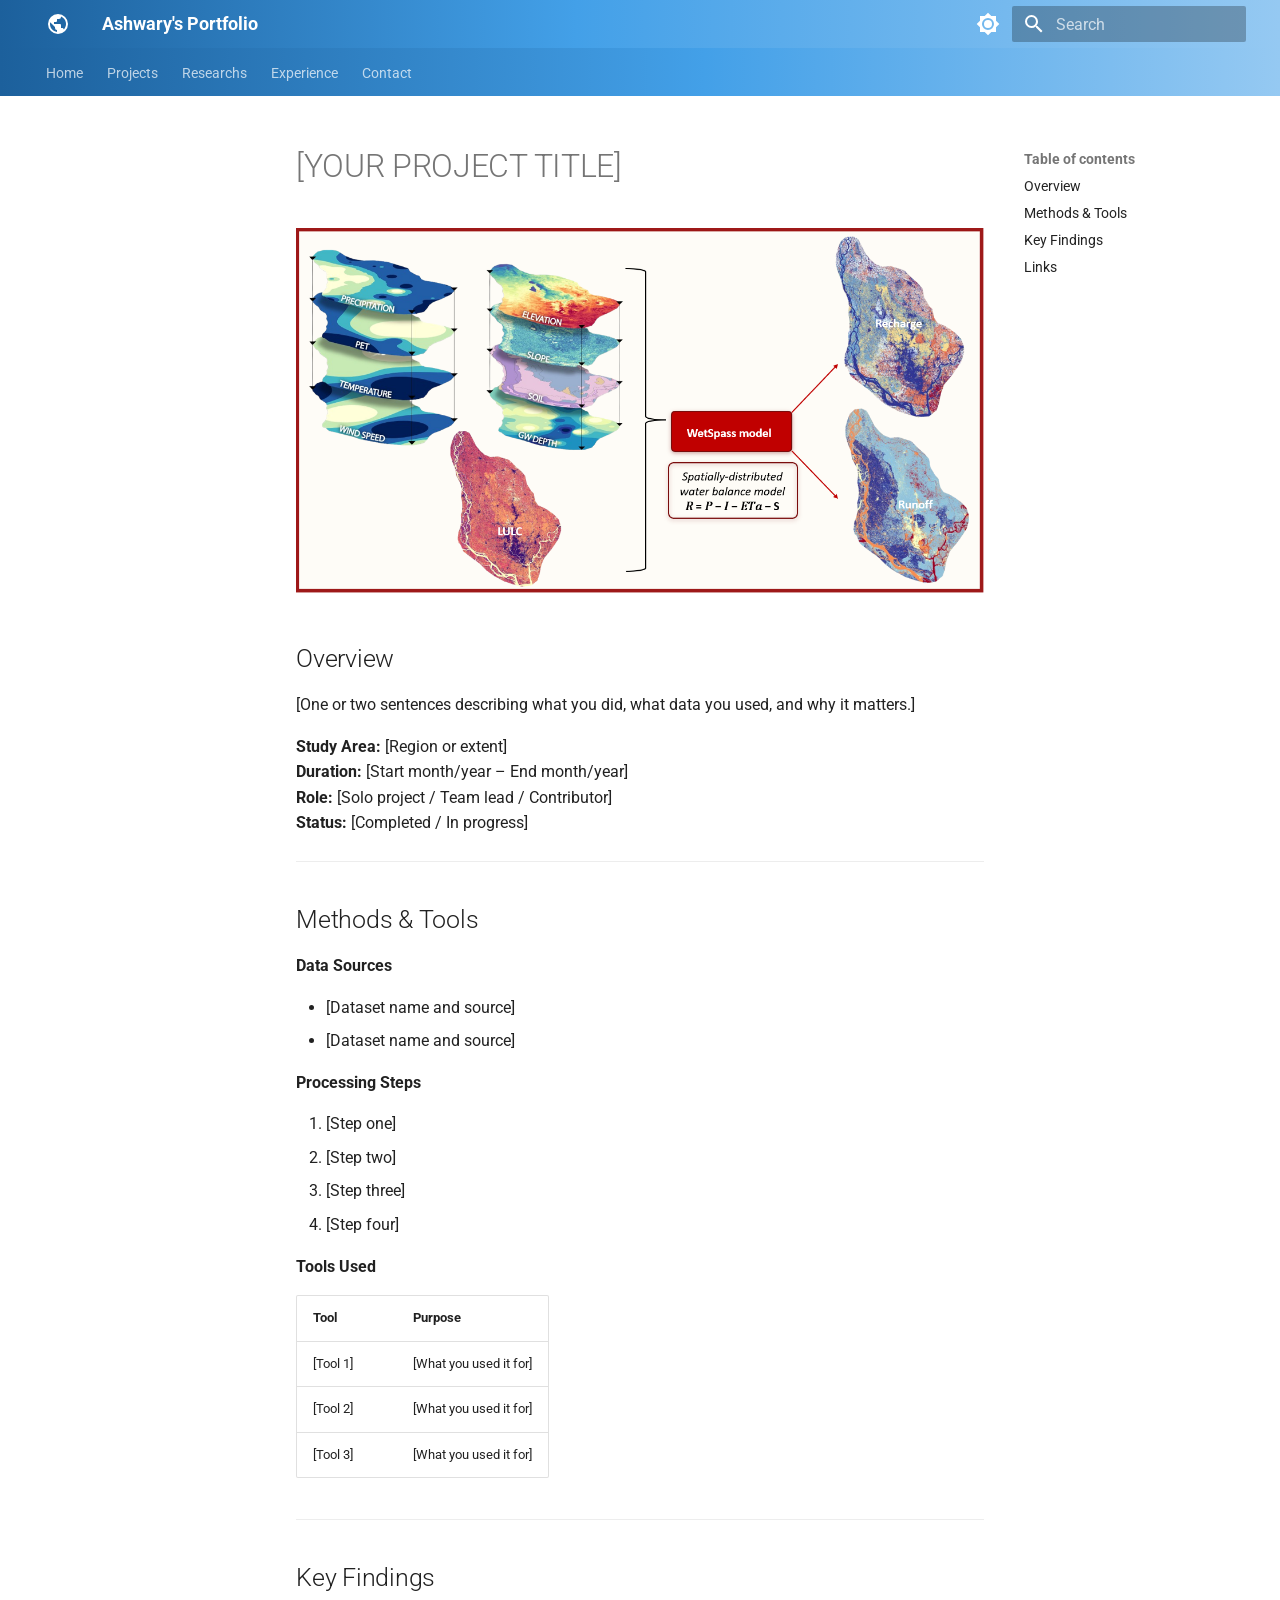
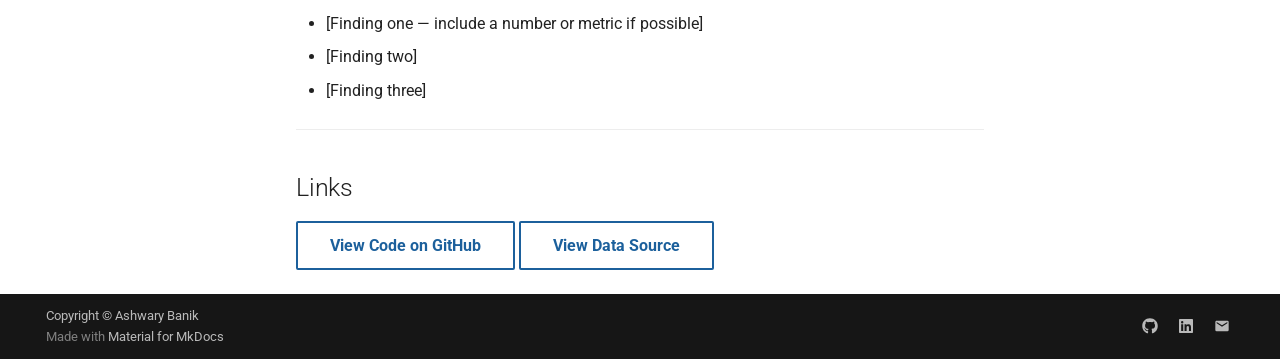
<file: projects/sample-project/index.html>
<!doctype html>
<html lang="en" class="no-js">
  <head>
    
      <meta charset="utf-8">
      <meta name="viewport" content="width=device-width,initial-scale=1">
      
        <meta name="description" content="Portfolio of [Ashwary Banik] — GIS, Remote Sensing, and Spatial Data Science">
      
      
        <meta name="author" content="[Ashwary Banik]">
      
      
      
      
      
        
      
      
      <link rel="icon" href="../../assets/images/favicon.png">
      <meta name="generator" content="mkdocs-1.6.1, mkdocs-material-9.7.7">
    
    
      
        <title>Sample project - Ashwary's Portfolio</title>
      
    
    
      <link rel="stylesheet" href="../../assets/stylesheets/main.ec1eaa64.min.css">
      
        
        <link rel="stylesheet" href="../../assets/stylesheets/palette.ab4e12ef.min.css">
      
      


    
    
      
    
    
      
        
        
        <link rel="preconnect" href="https://fonts.gstatic.com" crossorigin>
        <link rel="stylesheet" href="https://fonts.googleapis.com/css?family=Roboto:300,300i,400,400i,700,700i%7CRoboto+Mono:400,400i,700,700i&display=fallback">
        <style>:root{--md-text-font:"Roboto";--md-code-font:"Roboto Mono"}</style>
      
    
    
      <link rel="stylesheet" href="../../assets/css/extra.css">
    
    <script>__md_scope=new URL("../..",location),__md_hash=e=>[...e].reduce(((e,_)=>(e<<5)-e+_.charCodeAt(0)),0),__md_get=(e,_=localStorage,t=__md_scope)=>JSON.parse(_.getItem(t.pathname+"."+e)),__md_set=(e,_,t=localStorage,a=__md_scope)=>{try{t.setItem(a.pathname+"."+e,JSON.stringify(_))}catch(e){}}</script>
    
      

    
    
  </head>
  
  
    
    
      
    
    
    
    
    <body dir="ltr" data-md-color-scheme="default" data-md-color-primary="indigo" data-md-color-accent="blue">
  
    
    <input class="md-toggle" data-md-toggle="drawer" type="checkbox" id="__drawer" autocomplete="off">
    <input class="md-toggle" data-md-toggle="search" type="checkbox" id="__search" autocomplete="off">
    <label class="md-overlay" for="__drawer"></label>
    <div data-md-component="skip">
      
        
        <a href="#your-project-title" class="md-skip">
          Skip to content
        </a>
      
    </div>
    <div data-md-component="announce">
      
    </div>
    
    
      

<header class="md-header" data-md-component="header">
  <nav class="md-header__inner md-grid" aria-label="Header">
    <a href="../.." title="Ashwary&#39;s Portfolio" class="md-header__button md-logo" aria-label="Ashwary's Portfolio" data-md-component="logo">
      
  
  <svg xmlns="http://www.w3.org/2000/svg" viewBox="0 0 24 24"><path d="M17.9 17.39c-.26-.8-1.01-1.39-1.9-1.39h-1v-3a1 1 0 0 0-1-1H8v-2h2a1 1 0 0 0 1-1V7h2a2 2 0 0 0 2-2v-.41a7.984 7.984 0 0 1 2.9 12.8M11 19.93c-3.95-.49-7-3.85-7-7.93 0-.62.08-1.22.21-1.79L9 15v1a2 2 0 0 0 2 2m1-16A10 10 0 0 0 2 12a10 10 0 0 0 10 10 10 10 0 0 0 10-10A10 10 0 0 0 12 2"/></svg>

    </a>
    <label class="md-header__button md-icon" for="__drawer">
      
      <svg xmlns="http://www.w3.org/2000/svg" viewBox="0 0 24 24"><path d="M3 6h18v2H3zm0 5h18v2H3zm0 5h18v2H3z"/></svg>
    </label>
    <div class="md-header__title" data-md-component="header-title">
      <div class="md-header__ellipsis">
        <div class="md-header__topic">
          <span class="md-ellipsis">
            Ashwary's Portfolio
          </span>
        </div>
        <div class="md-header__topic" data-md-component="header-topic">
          <span class="md-ellipsis">
            
              Sample project
            
          </span>
        </div>
      </div>
    </div>
    
      
        <form class="md-header__option" data-md-component="palette">
  
    
    
    
    <input class="md-option" data-md-color-media="" data-md-color-scheme="default" data-md-color-primary="indigo" data-md-color-accent="blue"  aria-label="Switch to dark mode"  type="radio" name="__palette" id="__palette_0">
    
      <label class="md-header__button md-icon" title="Switch to dark mode" for="__palette_1" hidden>
        <svg xmlns="http://www.w3.org/2000/svg" viewBox="0 0 24 24"><path d="M12 8a4 4 0 0 0-4 4 4 4 0 0 0 4 4 4 4 0 0 0 4-4 4 4 0 0 0-4-4m0 10a6 6 0 0 1-6-6 6 6 0 0 1 6-6 6 6 0 0 1 6 6 6 6 0 0 1-6 6m8-9.31V4h-4.69L12 .69 8.69 4H4v4.69L.69 12 4 15.31V20h4.69L12 23.31 15.31 20H20v-4.69L23.31 12z"/></svg>
      </label>
    
  
    
    
    
    <input class="md-option" data-md-color-media="" data-md-color-scheme="slate" data-md-color-primary="indigo" data-md-color-accent="blue"  aria-label="Switch to light mode"  type="radio" name="__palette" id="__palette_1">
    
      <label class="md-header__button md-icon" title="Switch to light mode" for="__palette_0" hidden>
        <svg xmlns="http://www.w3.org/2000/svg" viewBox="0 0 24 24"><path d="M12 18c-.89 0-1.74-.2-2.5-.55C11.56 16.5 13 14.42 13 12s-1.44-4.5-3.5-5.45C10.26 6.2 11.11 6 12 6a6 6 0 0 1 6 6 6 6 0 0 1-6 6m8-9.31V4h-4.69L12 .69 8.69 4H4v4.69L.69 12 4 15.31V20h4.69L12 23.31 15.31 20H20v-4.69L23.31 12z"/></svg>
      </label>
    
  
</form>
      
    
    
      <script>var palette=__md_get("__palette");if(palette&&palette.color){if("(prefers-color-scheme)"===palette.color.media){var media=matchMedia("(prefers-color-scheme: light)"),input=document.querySelector(media.matches?"[data-md-color-media='(prefers-color-scheme: light)']":"[data-md-color-media='(prefers-color-scheme: dark)']");palette.color.media=input.getAttribute("data-md-color-media"),palette.color.scheme=input.getAttribute("data-md-color-scheme"),palette.color.primary=input.getAttribute("data-md-color-primary"),palette.color.accent=input.getAttribute("data-md-color-accent")}for(var[key,value]of Object.entries(palette.color))document.body.setAttribute("data-md-color-"+key,value)}</script>
    
    
    
      
      
        <label class="md-header__button md-icon" for="__search">
          
          <svg xmlns="http://www.w3.org/2000/svg" viewBox="0 0 24 24"><path d="M9.5 3A6.5 6.5 0 0 1 16 9.5c0 1.61-.59 3.09-1.56 4.23l.27.27h.79l5 5-1.5 1.5-5-5v-.79l-.27-.27A6.52 6.52 0 0 1 9.5 16 6.5 6.5 0 0 1 3 9.5 6.5 6.5 0 0 1 9.5 3m0 2C7 5 5 7 5 9.5S7 14 9.5 14 14 12 14 9.5 12 5 9.5 5"/></svg>
        </label>
        <div class="md-search" data-md-component="search" role="dialog">
  <label class="md-search__overlay" for="__search"></label>
  <div class="md-search__inner" role="search">
    <form class="md-search__form" name="search">
      <input type="text" class="md-search__input" name="query" aria-label="Search" placeholder="Search" autocapitalize="off" autocorrect="off" autocomplete="off" spellcheck="false" data-md-component="search-query" required>
      <label class="md-search__icon md-icon" for="__search">
        
        <svg xmlns="http://www.w3.org/2000/svg" viewBox="0 0 24 24"><path d="M9.5 3A6.5 6.5 0 0 1 16 9.5c0 1.61-.59 3.09-1.56 4.23l.27.27h.79l5 5-1.5 1.5-5-5v-.79l-.27-.27A6.52 6.52 0 0 1 9.5 16 6.5 6.5 0 0 1 3 9.5 6.5 6.5 0 0 1 9.5 3m0 2C7 5 5 7 5 9.5S7 14 9.5 14 14 12 14 9.5 12 5 9.5 5"/></svg>
        
        <svg xmlns="http://www.w3.org/2000/svg" viewBox="0 0 24 24"><path d="M20 11v2H8l5.5 5.5-1.42 1.42L4.16 12l7.92-7.92L13.5 5.5 8 11z"/></svg>
      </label>
      <nav class="md-search__options" aria-label="Search">
        
        <button type="reset" class="md-search__icon md-icon" title="Clear" aria-label="Clear" tabindex="-1">
          
          <svg xmlns="http://www.w3.org/2000/svg" viewBox="0 0 24 24"><path d="M19 6.41 17.59 5 12 10.59 6.41 5 5 6.41 10.59 12 5 17.59 6.41 19 12 13.41 17.59 19 19 17.59 13.41 12z"/></svg>
        </button>
      </nav>
      
    </form>
    <div class="md-search__output">
      <div class="md-search__scrollwrap" tabindex="0" data-md-scrollfix>
        <div class="md-search-result" data-md-component="search-result">
          <div class="md-search-result__meta">
            Initializing search
          </div>
          <ol class="md-search-result__list" role="presentation"></ol>
        </div>
      </div>
    </div>
  </div>
</div>
      
    
    
  </nav>
  
</header>
    
    <div class="md-container" data-md-component="container">
      
      
        
          
            
<nav class="md-tabs" aria-label="Tabs" data-md-component="tabs">
  <div class="md-grid">
    <ul class="md-tabs__list">
      
        
  
  
  
  
    <li class="md-tabs__item">
      <a href="../.." class="md-tabs__link">
        
  
  
    
  
  Home

      </a>
    </li>
  

      
        
  
  
  
  
    
    
      <li class="md-tabs__item">
        <a href="../" class="md-tabs__link">
          
  
  
  Projects

        </a>
      </li>
    
  

      
        
  
  
  
  
    <li class="md-tabs__item">
      <a href="../../publications/" class="md-tabs__link">
        
  
  
    
  
  Researchs

      </a>
    </li>
  

      
        
  
  
  
  
    <li class="md-tabs__item">
      <a href="../../experience/" class="md-tabs__link">
        
  
  
    
  
  Experience

      </a>
    </li>
  

      
        
  
  
  
  
    <li class="md-tabs__item">
      <a href="../../contact/" class="md-tabs__link">
        
  
  
    
  
  Contact

      </a>
    </li>
  

      
    </ul>
  </div>
</nav>
          
        
      
      <main class="md-main" data-md-component="main">
        <div class="md-main__inner md-grid">
          
            
              
              <div class="md-sidebar md-sidebar--primary" data-md-component="sidebar" data-md-type="navigation" >
                <div class="md-sidebar__scrollwrap">
                  <div class="md-sidebar__inner">
                    


  


<nav class="md-nav md-nav--primary md-nav--lifted" aria-label="Navigation" data-md-level="0">
  <label class="md-nav__title" for="__drawer">
    <a href="../.." title="Ashwary&#39;s Portfolio" class="md-nav__button md-logo" aria-label="Ashwary's Portfolio" data-md-component="logo">
      
  
  <svg xmlns="http://www.w3.org/2000/svg" viewBox="0 0 24 24"><path d="M17.9 17.39c-.26-.8-1.01-1.39-1.9-1.39h-1v-3a1 1 0 0 0-1-1H8v-2h2a1 1 0 0 0 1-1V7h2a2 2 0 0 0 2-2v-.41a7.984 7.984 0 0 1 2.9 12.8M11 19.93c-3.95-.49-7-3.85-7-7.93 0-.62.08-1.22.21-1.79L9 15v1a2 2 0 0 0 2 2m1-16A10 10 0 0 0 2 12a10 10 0 0 0 10 10 10 10 0 0 0 10-10A10 10 0 0 0 12 2"/></svg>

    </a>
    Ashwary's Portfolio
  </label>
  
  <ul class="md-nav__list" data-md-scrollfix>
    
      
      
  
  
  
  
    <li class="md-nav__item">
      <a href="../.." class="md-nav__link">
        
  
  
  <span class="md-ellipsis">
    
  
    Home
  

    
  </span>
  
  

      </a>
    </li>
  

    
      
      
  
  
  
  
    
    
    
    
      
      
    
    
    <li class="md-nav__item md-nav__item--nested">
      
        
        
        <input class="md-nav__toggle md-toggle " type="checkbox" id="__nav_2" >
        
          
          <label class="md-nav__link" for="__nav_2" id="__nav_2_label" tabindex="0">
            
  
  
  <span class="md-ellipsis">
    
  
    Projects
  

    
  </span>
  
  

            <span class="md-nav__icon md-icon"></span>
          </label>
        
        <nav class="md-nav" data-md-level="1" aria-labelledby="__nav_2_label" aria-expanded="false">
          <label class="md-nav__title" for="__nav_2">
            <span class="md-nav__icon md-icon"></span>
            
  
    Projects
  

          </label>
          <ul class="md-nav__list" data-md-scrollfix>
            
              
                
  
  
  
  
    <li class="md-nav__item">
      <a href="../" class="md-nav__link">
        
  
  
  <span class="md-ellipsis">
    
  
    All Projects
  

    
  </span>
  
  

      </a>
    </li>
  

              
            
              
                
  
  
  
  
    <li class="md-nav__item">
      <a href="../recharge/" class="md-nav__link">
        
  
  
  <span class="md-ellipsis">
    
  
    Evaluation of Groundwater Sustainability
  

    
  </span>
  
  

      </a>
    </li>
  

              
            
              
                
  
  
  
  
    <li class="md-nav__item">
      <a href="../dwasa/" class="md-nav__link">
        
  
  
  <span class="md-ellipsis">
    
  
    3D Groundwater Flow Modeling of the Dhaka Watershed
  

    
  </span>
  
  

      </a>
    </li>
  

              
            
              
                
  
  
  
  
    <li class="md-nav__item">
      <a href="../gw_stress/" class="md-nav__link">
        
  
  
  <span class="md-ellipsis">
    
  
    Groundwater Stress and Vulnerability Assessment
  

    
  </span>
  
  

      </a>
    </li>
  

              
            
              
                
  
  
  
  
    <li class="md-nav__item">
      <a href="../aquifer/" class="md-nav__link">
        
  
  
  <span class="md-ellipsis">
    
  
    Aquifer Geometry Analysis 
  

    
  </span>
  
  

      </a>
    </li>
  

              
            
          </ul>
        </nav>
      
    </li>
  

    
      
      
  
  
  
  
    <li class="md-nav__item">
      <a href="../../publications/" class="md-nav__link">
        
  
  
  <span class="md-ellipsis">
    
  
    Researchs
  

    
  </span>
  
  

      </a>
    </li>
  

    
      
      
  
  
  
  
    <li class="md-nav__item">
      <a href="../../experience/" class="md-nav__link">
        
  
  
  <span class="md-ellipsis">
    
  
    Experience
  

    
  </span>
  
  

      </a>
    </li>
  

    
      
      
  
  
  
  
    <li class="md-nav__item">
      <a href="../../contact/" class="md-nav__link">
        
  
  
  <span class="md-ellipsis">
    
  
    Contact
  

    
  </span>
  
  

      </a>
    </li>
  

    
  </ul>
</nav>
                  </div>
                </div>
              </div>
            
            
              
              <div class="md-sidebar md-sidebar--secondary" data-md-component="sidebar" data-md-type="toc" >
                <div class="md-sidebar__scrollwrap">
                  <div class="md-sidebar__inner">
                    

<nav class="md-nav md-nav--secondary" aria-label="Table of contents">
  
  
  
    
  
  
    <label class="md-nav__title" for="__toc">
      <span class="md-nav__icon md-icon"></span>
      Table of contents
    </label>
    <ul class="md-nav__list" data-md-component="toc" data-md-scrollfix>
      
        <li class="md-nav__item">
  <a href="#overview" class="md-nav__link">
    <span class="md-ellipsis">
      
        Overview
      
    </span>
  </a>
  
</li>
      
        <li class="md-nav__item">
  <a href="#methods-tools" class="md-nav__link">
    <span class="md-ellipsis">
      
        Methods &amp; Tools
      
    </span>
  </a>
  
</li>
      
        <li class="md-nav__item">
  <a href="#key-findings" class="md-nav__link">
    <span class="md-ellipsis">
      
        Key Findings
      
    </span>
  </a>
  
</li>
      
        <li class="md-nav__item">
  <a href="#links" class="md-nav__link">
    <span class="md-ellipsis">
      
        Links
      
    </span>
  </a>
  
</li>
      
    </ul>
  
</nav>
                  </div>
                </div>
              </div>
            
          
          
            <div class="md-content" data-md-component="content">
              
              <article class="md-content__inner md-typeset">
                
                  



<!--
CHECKLIST FOR THIS PAGE (copy this file for each new project):
- [ ] Replace [YOUR PROJECT TITLE] with your project title
- [ ] Replace the hero image with your own (add to docs/assets/images/)
- [ ] Update the Overview section
- [ ] Update the Methods & Tools section
- [ ] Update the Key Findings section
- [ ] Update the Links section
- [ ] Add a card for this project on docs/projects/index.md
- [ ] Add a nav entry in mkdocs.yml
-->

<h1 id="your-project-title">[YOUR PROJECT TITLE]</h1>
<p><img alt="Project overview image" src="../../assets/images/placeholder-project.png" /></p>
<h2 id="overview">Overview</h2>
<p>[One or two sentences describing what you did, what data you used, and why it matters.]</p>
<p><strong>Study Area:</strong> [Region or extent]<br />
<strong>Duration:</strong> [Start month/year – End month/year]<br />
<strong>Role:</strong> [Solo project / Team lead / Contributor]<br />
<strong>Status:</strong> [Completed / In progress]</p>
<hr />
<h2 id="methods-tools">Methods &amp; Tools</h2>
<p><strong>Data Sources</strong></p>
<ul>
<li>[Dataset name and source]</li>
<li>[Dataset name and source]</li>
</ul>
<p><strong>Processing Steps</strong></p>
<ol>
<li>[Step one]</li>
<li>[Step two]</li>
<li>[Step three]</li>
<li>[Step four]</li>
</ol>
<p><strong>Tools Used</strong></p>
<table>
<thead>
<tr>
<th>Tool</th>
<th>Purpose</th>
</tr>
</thead>
<tbody>
<tr>
<td>[Tool 1]</td>
<td>[What you used it for]</td>
</tr>
<tr>
<td>[Tool 2]</td>
<td>[What you used it for]</td>
</tr>
<tr>
<td>[Tool 3]</td>
<td>[What you used it for]</td>
</tr>
</tbody>
</table>
<hr />
<h2 id="key-findings">Key Findings</h2>
<ul>
<li>[Finding one — include a number or metric if possible]</li>
<li>[Finding two]</li>
<li>[Finding three]</li>
</ul>
<hr />
<h2 id="links">Links</h2>
<p><a class="md-button" href="https://github.com/[YOUR-GITHUB-USERNAME]/[YOUR-REPO-NAME]">View Code on GitHub</a>
<a class="md-button" href="https://example.com">View Data Source</a></p>












                
              </article>
            </div>
          
          
<script>var target=document.getElementById(location.hash.slice(1));target&&target.name&&(target.checked=target.name.startsWith("__tabbed_"))</script>
        </div>
        
          <button type="button" class="md-top md-icon" data-md-component="top" hidden>
  
  <svg xmlns="http://www.w3.org/2000/svg" viewBox="0 0 24 24"><path d="M13 20h-2V8l-5.5 5.5-1.42-1.42L12 4.16l7.92 7.92-1.42 1.42L13 8z"/></svg>
  Back to top
</button>
        
      </main>
      
        <footer class="md-footer">
  
  <div class="md-footer-meta md-typeset">
    <div class="md-footer-meta__inner md-grid">
      <div class="md-copyright">
  
    <div class="md-copyright__highlight">
      Copyright &copy; Ashwary Banik
    </div>
  
  
    Made with
    <a href="https://squidfunk.github.io/mkdocs-material/" target="_blank" rel="noopener">
      Material for MkDocs
    </a>
  
</div>
      
        
<div class="md-social">
  
    
    
    
    
      
      
    
    <a href="https://github.com/AshwaryBanik" target="_blank" rel="noopener" title="github.com" class="md-social__link">
      <svg xmlns="http://www.w3.org/2000/svg" viewBox="0 0 512 512"><!--! Font Awesome Free 7.1.0 by @fontawesome - https://fontawesome.com License - https://fontawesome.com/license/free (Icons: CC BY 4.0, Fonts: SIL OFL 1.1, Code: MIT License) Copyright 2025 Fonticons, Inc.--><path d="M173.9 397.4c0 2-2.3 3.6-5.2 3.6-3.3.3-5.6-1.3-5.6-3.6 0-2 2.3-3.6 5.2-3.6 3-.3 5.6 1.3 5.6 3.6m-31.1-4.5c-.7 2 1.3 4.3 4.3 4.9 2.6 1 5.6 0 6.2-2s-1.3-4.3-4.3-5.2c-2.6-.7-5.5.3-6.2 2.3m44.2-1.7c-2.9.7-4.9 2.6-4.6 4.9.3 2 2.9 3.3 5.9 2.6 2.9-.7 4.9-2.6 4.6-4.6-.3-1.9-3-3.2-5.9-2.9M252.8 8C114.1 8 8 113.3 8 252c0 110.9 69.8 205.8 169.5 239.2 12.8 2.3 17.3-5.6 17.3-12.1 0-6.2-.3-40.4-.3-61.4 0 0-70 15-84.7-29.8 0 0-11.4-29.1-27.8-36.6 0 0-22.9-15.7 1.6-15.4 0 0 24.9 2 38.6 25.8 21.9 38.6 58.6 27.5 72.9 20.9 2.3-16 8.8-27.1 16-33.7-55.9-6.2-112.3-14.3-112.3-110.5 0-27.5 7.6-41.3 23.6-58.9-2.6-6.5-11.1-33.3 2.6-67.9 20.9-6.5 69 27 69 27 20-5.6 41.5-8.5 62.8-8.5s42.8 2.9 62.8 8.5c0 0 48.1-33.6 69-27 13.7 34.7 5.2 61.4 2.6 67.9 16 17.7 25.8 31.5 25.8 58.9 0 96.5-58.9 104.2-114.8 110.5 9.2 7.9 17 22.9 17 46.4 0 33.7-.3 75.4-.3 83.6 0 6.5 4.6 14.4 17.3 12.1C436.2 457.8 504 362.9 504 252 504 113.3 391.5 8 252.8 8M105.2 352.9c-1.3 1-1 3.3.7 5.2 1.6 1.6 3.9 2.3 5.2 1 1.3-1 1-3.3-.7-5.2-1.6-1.6-3.9-2.3-5.2-1m-10.8-8.1c-.7 1.3.3 2.9 2.3 3.9 1.6 1 3.6.7 4.3-.7.7-1.3-.3-2.9-2.3-3.9-2-.6-3.6-.3-4.3.7m32.4 35.6c-1.6 1.3-1 4.3 1.3 6.2 2.3 2.3 5.2 2.6 6.5 1 1.3-1.3.7-4.3-1.3-6.2-2.2-2.3-5.2-2.6-6.5-1m-11.4-14.7c-1.6 1-1.6 3.6 0 5.9s4.3 3.3 5.6 2.3c1.6-1.3 1.6-3.9 0-6.2-1.4-2.3-4-3.3-5.6-2"/></svg>
    </a>
  
    
    
    
    
      
      
    
    <a href="https://linkedin.com/in/ashwarybanik/" target="_blank" rel="noopener" title="linkedin.com" class="md-social__link">
      <svg xmlns="http://www.w3.org/2000/svg" viewBox="0 0 448 512"><!--! Font Awesome Free 7.1.0 by @fontawesome - https://fontawesome.com License - https://fontawesome.com/license/free (Icons: CC BY 4.0, Fonts: SIL OFL 1.1, Code: MIT License) Copyright 2025 Fonticons, Inc.--><path d="M416 32H31.9C14.3 32 0 46.5 0 64.3v383.4C0 465.5 14.3 480 31.9 480H416c17.6 0 32-14.5 32-32.3V64.3c0-17.8-14.4-32.3-32-32.3M135.4 416H69V202.2h66.5V416zM102.2 96a38.5 38.5 0 1 1 0 77 38.5 38.5 0 1 1 0-77m282.1 320h-66.4V312c0-24.8-.5-56.7-34.5-56.7-34.6 0-39.9 27-39.9 54.9V416h-66.4V202.2h63.7v29.2h.9c8.9-16.8 30.6-34.5 62.9-34.5 67.2 0 79.7 44.3 79.7 101.9z"/></svg>
    </a>
  
    
    
    
    
    <a href="mailto:ashwarybanik@gmail.com" target="_blank" rel="noopener" title="" class="md-social__link">
      <svg xmlns="http://www.w3.org/2000/svg" viewBox="0 0 24 24"><path d="m20 8-8 5-8-5V6l8 5 8-5m0-2H4c-1.11 0-2 .89-2 2v12a2 2 0 0 0 2 2h16a2 2 0 0 0 2-2V6a2 2 0 0 0-2-2"/></svg>
    </a>
  
</div>
      
    </div>
  </div>
</footer>
      
    </div>
    <div class="md-dialog" data-md-component="dialog">
      <div class="md-dialog__inner md-typeset"></div>
    </div>
    
    
    
      
      
      <script id="__config" type="application/json">{"annotate": null, "base": "../..", "features": ["navigation.tabs", "navigation.top", "content.code.copy"], "search": "../../assets/javascripts/workers/search.2c215733.min.js", "tags": null, "translations": {"clipboard.copied": "Copied to clipboard", "clipboard.copy": "Copy to clipboard", "search.result.more.one": "1 more on this page", "search.result.more.other": "# more on this page", "search.result.none": "No matching documents", "search.result.one": "1 matching document", "search.result.other": "# matching documents", "search.result.placeholder": "Type to start searching", "search.result.term.missing": "Missing", "select.version": "Select version"}, "version": null}</script>
    
    
      <script src="../../assets/javascripts/bundle.d7400e89.min.js"></script>
      
    
  </body>
</html>
</file>
<file: assets/css/extra.css>
/* Profile photo on the Home page */

.profile-photo {

  border-radius: 50%;

  width: 160px;

  height: 160px;

  object-fit: cover;

  display: block;

  margin: 0 auto 0.75rem auto;

}

/* Hero section on the Home page */

.hero {

  text-align: center;

  padding: 1rem 1rem 1.25rem 1rem;

  background: linear-gradient(135deg, #e8f4f8 0%, #f0f7ff 50%, #e8f0fe 100%);

  border-radius: 8px;

}

.hero h1 {

  margin-top: 0.25rem;

  margin-bottom: 0.25rem;

}

.hero p {

  margin-top: 0;

  margin-bottom: 0.25rem;

}

.hero + hr {

  margin-top: 0.5rem;

}

/* About Me section on the Home page */

.about-section {

  display: flex;

  gap: 2rem;

  align-items: center;

}

.about-text {

  flex: 1;

}

.about-image {

  flex: 0 0 auto;

}

.about-image img {

  width: 400px;

  border-radius: 8px;

  display: block;

}

@media (max-width: 600px) {

  .about-section {

    flex-direction: column;

  }

  .about-image img {

    width: 100%;

  }

}

/* Timeline on the Experience page */

.timeline {

  padding-left: 1.75rem;

  border-left: 3px solid var(--md-primary-fg-color--light);

}

.timeline-entry {

  position: relative;

  margin-bottom: 1.75rem;

}

.timeline-entry::before {

  content: '';

  position: absolute;

  left: -2.2rem;

  top: 0.45rem;

  width: 0.9rem;

  height: 0.9rem;

  border-radius: 50%;

  background-color: var(--md-primary-fg-color);

  border: 2px solid var(--md-default-bg-color);

}

.timeline-entry h3 {

  margin-top: 0;

}

/* Skills grid cards on the Home page */

.md-typeset .grid.cards > ul > li {

  background-color: #f0f7ff;

}

/* Project cards on the Projects gallery page */


.project-card {

  display: block;

  border: 1px solid var(--md-default-fg-color--lightest);

  border-radius: 8px;

  padding: 1rem;

  background-color: #f0f7ff;

  text-decoration: none;

  color: inherit;

  cursor: pointer;

  transition:

    transform 0.25s ease,

    box-shadow 0.25s ease,

    background-color 0.25s ease;

}

.project-card:hover {

  transform: translateY(-6px) scale(1.02);

  box-shadow: 0 10px 24px rgba(0, 0, 0, 0.18);

  background-color: #e6f2ff;

}

.project-card img {

  width: 100%;

  height: 200px;

  object-fit: cover;

  border-radius: 4px;

  margin-bottom: 0.75rem;

  transition: transform 0.25s ease;

}

.project-card:hover img {

  transform: scale(1.03);

}

.project-card:hover h3 {

  color: var(--md-primary-fg-color);

}

.coursework-grid {

  display: grid;

  grid-template-columns: repeat(4, minmax(0, 1fr));

  gap: 0.8rem;

  align-items: start;

  margin-top: 1rem;

}

.coursework-grid > details {

  margin: 0 !important;

  width: 100%;

}

/* Tablet */

@media screen and (max-width: 900px) {

  .coursework-grid {

    grid-template-columns: repeat(2, minmax(0, 1fr));

  }

}

/* Mobile */

@media screen and (max-width: 600px) {

  .coursework-grid {

    grid-template-columns: 1fr;

  }

}



.project-slider {

  position: relative;

  max-width: 900px;

  margin: 1.5rem auto 0;

  overflow: hidden;

  border-radius: 12px;

}

.project-slide {

  display: none;

}

.project-slide img {

  width: 100%;

  height: 480px;

  object-fit: cover;

  display: block;

  border-radius: 12px;

}

/* Previous and next buttons */

.slider-prev,

.slider-next {

  position: absolute;

  top: 50%;

  transform: translateY(-50%);

  border: none;

  padding: 14px 17px;

  cursor: pointer;

  font-size: 22px;

  border-radius: 6px;

  background: rgba(0, 0, 0, 0.45);

  color: white;

}

.slider-prev {

  left: 15px;

}

.slider-next {

  right: 15px;

}

.slider-prev:hover,

.slider-next:hover {

  background: rgba(0, 0, 0, 0.75);

}

/* Navigation dots */

.slider-dots {

  text-align: center;

  margin-top: 10px;

}

.slider-dot {

  display: inline-block;

  width: 9px;

  height: 9px;

  margin: 0 4px;

  border-radius: 50%;

  background: #bdbdbd;

  cursor: pointer;

}

.slider-dot.active {

  background: var(--md-primary-fg-color);

}

/* Mobile */

@media screen and (max-width: 600px) {

  .project-slide img {

    height: 260px;

  }

}

body {

  background: var(--md-default-bg-color);

}



/* Hero section on the Home page */

.hero {

  text-align: center;

  padding: 1rem 1rem 1.25rem 1rem;

  background:

    linear-gradient(135deg, 

      rgba(232,244,248,0.50) 0%,

      rgba(240,247,255,0.50) 50%, 

      rgba(232,240,254,0.50) 100%),

    url('../images/hero-image.png') center / cover no-repeat;

  border-radius: 8px;

}






/* =========================================================
   CUSTOM LIGHT / DARK THEME
   ========================================================= */


/* -------------------------
   LIGHT THEME
   ------------------------- */

[data-md-color-scheme="default"] {

  --md-primary-fg-color: #1C609C;
  --md-primary-fg-color--light: #43A0E8;
  --md-primary-fg-color--dark: #1C609C;

  --md-accent-fg-color: #43A0E8;

  --md-default-bg-color: #FFFFFF;
}


/* Main light background */

[data-md-color-scheme="default"] .md-main {

  background: #FFFFFF;
}


/* Light header */

[data-md-color-scheme="default"] .md-header {

  background:
    linear-gradient(
      90deg,
      #1C609C 0%,
      #43A0E8 45%,
      #95C9F2 100%
    );
}


/* Light navigation tabs */

[data-md-color-scheme="default"] .md-tabs {

  background:
    linear-gradient(
      90deg,
      #1C609C 0%,
      #43A0E8 55%,
      #95C9F2 100%
    );
}



/* -------------------------
   DARK / NIGHT THEME
   ------------------------- */

[data-md-color-scheme="slate"] {

  --md-primary-fg-color: #172A47;
  --md-primary-fg-color--light: #3F5C7F;
  --md-primary-fg-color--dark: #0D0821;

  --md-accent-fg-color: #95C9F2;

  --md-default-bg-color: #0D0821;
}


/* Main night background */

[data-md-color-scheme="slate"] .md-main {

  background: rgba(23, 42, 71, 0.55);
}


/* Night header */

[data-md-color-scheme="slate"] .md-header {

  background:
    linear-gradient(
      90deg,
      #0D0821 0%,
      #161A30 25%,
      #172A47 50%,
      #1F3A5B 75%,
      #3F5C7F 100%
    );
}


/* Night navigation tabs */

[data-md-color-scheme="slate"] .md-tabs {

  background:
    linear-gradient(
      90deg,
      #0D0821 0%,
      #161A30 25%,
      #172A47 50%,
      #1F3A5B 75%,
      #3F5C7F 100%
    );
}



/* =========================================================
   NIGHT MODE: PROJECT CARDS
   ========================================================= */

[data-md-color-scheme="slate"] .project-card {
  background: #1a2530;
  color: #c9d7df;
}

[data-md-color-scheme="slate"] .project-card p,
[data-md-color-scheme="slate"] .project-card li,
[data-md-color-scheme="slate"] .project-card code {
  color: #c9d7df;
}

[data-md-color-scheme="slate"] .project-card h1,
[data-md-color-scheme="slate"] .project-card h2,
[data-md-color-scheme="slate"] .project-card h3,
[data-md-color-scheme="slate"] .project-card h4 {
  color: #c9d7df;
}

/* Keep project title/link slightly blue if you prefer */
[data-md-color-scheme="slate"] .project-card a {
  color: #95C9F2;
}

[data-md-color-scheme="slate"] .project-card:hover {
  background: #1a2530;
}


/* =========================================================
   NIGHT MODE: SKILLS CARDS
   ========================================================= */

[data-md-color-scheme="slate"] .md-typeset .grid.cards > ul > li {
  background: #1a2530;
  color: #c9d7df;
}

[data-md-color-scheme="slate"] .md-typeset .grid.cards > ul > li p,
[data-md-color-scheme="slate"] .md-typeset .grid.cards > ul > li li,
[data-md-color-scheme="slate"] .md-typeset .grid.cards > ul > li strong {
  color: #c9d7df;
}

[data-md-color-scheme="slate"] .md-typeset .grid.cards > ul > li h2,
[data-md-color-scheme="slate"] .md-typeset .grid.cards > ul > li h3 {
  color: #c9d7df;
}


/* =========================
   NIGHT MODE: HERO TEXT
   ========================= */

[data-md-color-scheme="slate"] .hero {
  color: #1a2530;
}

[data-md-color-scheme="slate"] .hero h1,
[data-md-color-scheme="slate"] .hero h2,
[data-md-color-scheme="slate"] .hero h3,
[data-md-color-scheme="slate"] .hero p,
[data-md-color-scheme="slate"] .hero strong,
[data-md-color-scheme="slate"] .hero span {
  color: #1a2530;
}

/* =========================================================
   HOME: RESEARCH WORK
   ========================================================= */

.home-research {
  --home-title: #172A47;
  --home-text: #45566B;
  --home-link: #1C609C;
  --home-tag-bg: #EAF3FB;
  --home-rule: #DFE8F0;
  --home-shadow: 0 12px 30px rgba(23, 42, 71, 0.10);
  margin-top: 1.5rem;
}

[data-md-color-scheme="slate"] .home-research {
  --home-title: #F0F8FF;
  --home-text: #D0DDEA;
  --home-link: #95C9F2;
  --home-tag-bg: #1F3A5B;
  --home-rule: #30465F;
  --home-shadow: 0 12px 30px rgba(0, 0, 0, 0.25);
}

.md-typeset .home-project {
  display: grid;
  grid-template-columns: minmax(0, 0.95fr) minmax(0, 1.05fr);
  gap: clamp(1.25rem, 3vw, 2.75rem);
  align-items: center;
  padding: 2rem 0;
  border-top: 1px solid var(--home-rule);
  color: var(--home-text);
  text-decoration: none;
  -webkit-tap-highlight-color: transparent;
}

/* Alternate the image and text on desktop. */
.md-typeset .home-project:nth-child(even) {
  grid-template-columns: minmax(0, 1.05fr) minmax(0, 0.95fr);
}

.home-project:nth-child(even) .home-project-image {
  grid-column: 2;
  grid-row: 1;
}

.home-project:nth-child(even) .home-project-content {
  grid-column: 1;
  grid-row: 1;
}

.home-project-image {
  min-width: 0;
  overflow: hidden;
  border: 1px solid var(--home-rule);
  border-radius: 12px;
  background: #FFFFFF;
  box-shadow: var(--home-shadow);
  transition: transform 0.2s ease;
}

/* Keep maps and figure legends visible without cropping. */
.md-typeset .home-project-image img {
  display: block;
  width: 100%;
  height: auto;
  margin: 0;
}

.home-project-content {
  min-width: 0;
  overflow-wrap: break-word;
}

.home-project-label {
  display: inline-block;
  margin-bottom: 0.7rem;
  padding: 0.25rem 0.6rem;
  border-radius: 20px;
  background: var(--home-tag-bg);
  color: var(--home-link);
  font-size: 0.58rem;
  font-weight: 700;
  line-height: 1.5;
  letter-spacing: 0.06em;
  text-transform: uppercase;
}

.md-typeset .home-project h3 {
  margin: 0 0 0.7rem;
  color: var(--home-title);
  font-size: clamp(1.05rem, 1.8vw, 1.35rem);
  font-weight: 700;
  line-height: 1.3;
  transition: color 0.2s ease;
}

.md-typeset .home-project p {
  margin: 0 0 0.65rem;
  color: var(--home-text);
  font-size: 0.8rem;
  line-height: 1.75;
}

.home-project-tags {
  display: flex;
  flex-wrap: wrap;
  gap: 0.4rem;
  margin-top: 1rem;
}

.home-project-tags > span {
  padding: 0.25rem 0.6rem;
  border-radius: 20px;
  background: var(--home-tag-bg);
  color: var(--home-text);
  font-size: 0.62rem;
  line-height: 1.5;
}

.home-project-link {
  display: inline-flex;
  align-items: center;
  gap: 0.35rem;
  margin-top: 1rem;
  color: var(--home-link);
  font-size: 0.75rem;
  font-weight: 700;
}

.md-typeset .home-project:hover h3,
.md-typeset .home-project:focus-visible h3 {
  color: var(--home-link);
}

.home-project:hover .home-project-link,
.home-project:focus-visible .home-project-link {
  text-decoration: underline;
  text-underline-offset: 0.2em;
}

.md-typeset .home-project:focus-visible {
  outline: 3px solid var(--home-link);
  outline-offset: 6px;
  border-radius: 4px;
}

@media (hover: hover) and (prefers-reduced-motion: no-preference) {
  .home-project:hover .home-project-image {
    transform: translateY(-4px);
  }
}

/* Stack every project image above its text on smaller screens. */
@media screen and (max-width: 760px) {
  .md-typeset .home-project,
  .md-typeset .home-project:nth-child(even) {
    grid-template-columns: minmax(0, 1fr);
    gap: 1.2rem;
    padding: 1.5rem 0;
  }

  .home-project:nth-child(even) .home-project-image,
  .home-project:nth-child(even) .home-project-content {
    grid-column: auto;
    grid-row: auto;
  }
}

@media (prefers-reduced-motion: reduce) {
  .home-project-image,
  .md-typeset .home-project h3 {
    transition: none;
  }
}



/* About Me: body text */
.md-typeset .about-text,
.md-typeset .about-text :is(p, li) {
  font-family: var(--md-text-font-family, sans-serif);
  font-size: 0.8rem;
  font-weight: 400;
  line-height: 1.75;
  color: var(--home-text);
}

/* About Me: headings */
.md-typeset #about-me,
.md-typeset .about-text :is(h1, h2, h3, h4, h5, h6) {
  font-family: var(--md-text-font-family, sans-serif);
  font-size: clamp(1.05rem, 1.8vw, 1.35rem);
  font-weight: 700;
  line-height: 1.3;
  color: var(--home-title);
}

/* About Me: links */
.md-typeset .about-text a {
  color: var(--home-link);
}
</file>
<file: assets/stylesheets/main.ec1eaa64.min.css>
@charset "UTF-8";html{-webkit-text-size-adjust:none;-moz-text-size-adjust:none;text-size-adjust:none;box-sizing:border-box}*,:after,:before{box-sizing:inherit}@media (prefers-reduced-motion){*,:after,:before{transition:none!important}}body{margin:0}a,button,input,label{-webkit-tap-highlight-color:transparent}a{color:inherit;text-decoration:none}hr{border:0;box-sizing:initial;display:block;height:.05rem;overflow:visible;padding:0}small{font-size:80%}sub,sup{line-height:1em}img{border-style:none}table{border-collapse:initial;border-spacing:0}td,th{font-weight:400;vertical-align:top}button{background:#0000;border:0;font-family:inherit;font-size:inherit;margin:0;padding:0}input{border:0;outline:none}:root{--md-primary-fg-color:#4051b5;--md-primary-fg-color--light:#5d6cc0;--md-primary-fg-color--dark:#303fa1;--md-primary-bg-color:#fff;--md-primary-bg-color--light:#ffffffb3;--md-accent-fg-color:#526cfe;--md-accent-fg-color--transparent:#526cfe1a;--md-accent-bg-color:#fff;--md-accent-bg-color--light:#ffffffb3}[data-md-color-scheme=default]{color-scheme:light}[data-md-color-scheme=default] img[src$="#gh-dark-mode-only"],[data-md-color-scheme=default] img[src$="#only-dark"]{display:none}:root,[data-md-color-scheme=default]{--md-hue:225deg;--md-default-fg-color:#000000de;--md-default-fg-color--light:#0000008a;--md-default-fg-color--lighter:#00000052;--md-default-fg-color--lightest:#00000012;--md-default-bg-color:#fff;--md-default-bg-color--light:#ffffffb3;--md-default-bg-color--lighter:#ffffff4d;--md-default-bg-color--lightest:#ffffff1f;--md-code-fg-color:#36464e;--md-code-bg-color:#f5f5f5;--md-code-bg-color--light:#f5f5f5b3;--md-code-bg-color--lighter:#f5f5f54d;--md-code-hl-color:#4287ff;--md-code-hl-color--light:#4287ff1a;--md-code-hl-number-color:#d52a2a;--md-code-hl-special-color:#db1457;--md-code-hl-function-color:#a846b9;--md-code-hl-constant-color:#6e59d9;--md-code-hl-keyword-color:#3f6ec6;--md-code-hl-string-color:#1c7d4d;--md-code-hl-name-color:var(--md-code-fg-color);--md-code-hl-operator-color:var(--md-default-fg-color--light);--md-code-hl-punctuation-color:var(--md-default-fg-color--light);--md-code-hl-comment-color:var(--md-default-fg-color--light);--md-code-hl-generic-color:var(--md-default-fg-color--light);--md-code-hl-variable-color:var(--md-default-fg-color--light);--md-typeset-color:var(--md-default-fg-color);--md-typeset-a-color:var(--md-primary-fg-color);--md-typeset-del-color:#f5503d26;--md-typeset-ins-color:#0bd57026;--md-typeset-kbd-color:#fafafa;--md-typeset-kbd-accent-color:#fff;--md-typeset-kbd-border-color:#b8b8b8;--md-typeset-mark-color:#ffff0080;--md-typeset-table-color:#0000001f;--md-typeset-table-color--light:rgba(0,0,0,.035);--md-admonition-fg-color:var(--md-default-fg-color);--md-admonition-bg-color:var(--md-default-bg-color);--md-warning-fg-color:#000000de;--md-warning-bg-color:#ff9;--md-footer-fg-color:#fff;--md-footer-fg-color--light:#ffffffb3;--md-footer-fg-color--lighter:#ffffff73;--md-footer-bg-color:#000000de;--md-footer-bg-color--dark:#00000052;--md-shadow-z1:0 0.2rem 0.5rem #0000000d,0 0 0.05rem #0000001a;--md-shadow-z2:0 0.2rem 0.5rem #0000001a,0 0 0.05rem #00000040;--md-shadow-z3:0 0.2rem 0.5rem #0003,0 0 0.05rem #00000059}.md-icon svg{fill:currentcolor;display:block;height:1.2rem;width:1.2rem}body{-webkit-font-smoothing:antialiased;-moz-osx-font-smoothing:grayscale;--md-text-font-family:var(--md-text-font,_),-apple-system,BlinkMacSystemFont,Helvetica,Arial,sans-serif;--md-code-font-family:var(--md-code-font,_),SFMono-Regular,Consolas,Menlo,monospace}aside,body,input{font-feature-settings:"kern","liga";color:var(--md-typeset-color);font-family:var(--md-text-font-family)}code,kbd,pre{font-feature-settings:"kern";font-family:var(--md-code-font-family)}:root{--md-typeset-table-sort-icon:url('data:image/svg+xml;charset=utf-8,<svg xmlns="http://www.w3.org/2000/svg" viewBox="0 0 24 24"><path d="m18 21-4-4h3V7h-3l4-4 4 4h-3v10h3M2 19v-2h10v2M2 13v-2h7v2M2 7V5h4v2z"/></svg>');--md-typeset-table-sort-icon--asc:url('data:image/svg+xml;charset=utf-8,<svg xmlns="http://www.w3.org/2000/svg" viewBox="0 0 24 24"><path d="M19 17h3l-4 4-4-4h3V3h2M2 17h10v2H2M6 5v2H2V5m0 6h7v2H2z"/></svg>');--md-typeset-table-sort-icon--desc:url('data:image/svg+xml;charset=utf-8,<svg xmlns="http://www.w3.org/2000/svg" viewBox="0 0 24 24"><path d="M19 7h3l-4-4-4 4h3v14h2M2 17h10v2H2M6 5v2H2V5m0 6h7v2H2z"/></svg>')}.md-typeset{-webkit-print-color-adjust:exact;color-adjust:exact;font-size:.8rem;line-height:1.6;overflow-wrap:break-word}@media print{.md-typeset{font-size:.68rem}}.md-typeset blockquote,.md-typeset dl,.md-typeset figure,.md-typeset ol,.md-typeset pre,.md-typeset ul{margin-bottom:1em;margin-top:1em}.md-typeset h1{color:var(--md-default-fg-color--light);font-size:2em;line-height:1.3;margin:0 0 1.25em}.md-typeset h1,.md-typeset h2{font-weight:300;letter-spacing:-.01em}.md-typeset h2{font-size:1.5625em;line-height:1.4;margin:1.6em 0 .64em}.md-typeset h3{font-size:1.25em;font-weight:400;letter-spacing:-.01em;line-height:1.5;margin:1.6em 0 .8em}.md-typeset h2+h3{margin-top:.8em}.md-typeset h4{font-weight:700;letter-spacing:-.01em;margin:1em 0}.md-typeset h5,.md-typeset h6{color:var(--md-default-fg-color--light);font-size:.8em;font-weight:700;letter-spacing:-.01em;margin:1.25em 0}.md-typeset h5{text-transform:uppercase}.md-typeset h5 code{text-transform:none}.md-typeset hr{border-bottom:.05rem solid var(--md-default-fg-color--lightest);display:flow-root;margin:1.5em 0}.md-typeset a{color:var(--md-typeset-a-color);word-break:break-word}.md-typeset a,.md-typeset a:before{transition:color 125ms}.md-typeset a:focus,.md-typeset a:hover{color:var(--md-accent-fg-color)}.md-typeset a:focus code,.md-typeset a:hover code{background-color:var(--md-accent-fg-color--transparent);color:var(--md-accent-fg-color)}.md-typeset a code{color:var(--md-typeset-a-color)}.md-typeset a.focus-visible{outline-color:var(--md-accent-fg-color);outline-offset:.2rem}.md-typeset code,.md-typeset kbd,.md-typeset pre{color:var(--md-code-fg-color);direction:ltr;font-variant-ligatures:none;transition:background-color 125ms}@media print{.md-typeset code,.md-typeset kbd,.md-typeset pre{white-space:pre-wrap}}.md-typeset code{background-color:var(--md-code-bg-color);border-radius:.1rem;-webkit-box-decoration-break:clone;box-decoration-break:clone;font-size:.85em;padding:0 .2941176471em;transition:color 125ms,background-color 125ms;word-break:break-word}.md-typeset code:not(.focus-visible){-webkit-tap-highlight-color:transparent;outline:none}.md-typeset pre{display:flow-root;line-height:1.4;position:relative}.md-typeset pre>code{-webkit-box-decoration-break:slice;box-decoration-break:slice;box-shadow:none;display:block;margin:0;outline-color:var(--md-accent-fg-color);overflow:auto;padding:.7720588235em 1.1764705882em;scrollbar-color:var(--md-default-fg-color--lighter) #0000;scrollbar-width:thin;touch-action:auto;word-break:normal}.md-typeset pre>code:hover{scrollbar-color:var(--md-accent-fg-color) #0000}.md-typeset pre>code::-webkit-scrollbar{height:.2rem;width:.2rem}.md-typeset pre>code::-webkit-scrollbar-thumb{background-color:var(--md-default-fg-color--lighter)}.md-typeset pre>code::-webkit-scrollbar-thumb:hover{background-color:var(--md-accent-fg-color)}.md-typeset kbd{background-color:var(--md-typeset-kbd-color);border-radius:.1rem;box-shadow:0 .1rem 0 .05rem var(--md-typeset-kbd-border-color),0 .1rem 0 var(--md-typeset-kbd-border-color),0 -.1rem .2rem var(--md-typeset-kbd-accent-color) inset;color:var(--md-default-fg-color);display:inline-block;font-size:.75em;padding:0 .6666666667em;vertical-align:text-top;word-break:break-word}.md-typeset mark{background-color:var(--md-typeset-mark-color);-webkit-box-decoration-break:clone;box-decoration-break:clone;color:inherit;word-break:break-word}.md-typeset abbr{cursor:help;text-decoration:none}.md-typeset [data-preview],.md-typeset abbr{border-bottom:.05rem dotted var(--md-default-fg-color--light)}.md-typeset small{opacity:.75}[dir=ltr] .md-typeset sub,[dir=ltr] .md-typeset sup{margin-left:.078125em}[dir=rtl] .md-typeset sub,[dir=rtl] .md-typeset sup{margin-right:.078125em}[dir=ltr] .md-typeset blockquote{padding-left:.6rem}[dir=rtl] .md-typeset blockquote{padding-right:.6rem}[dir=ltr] .md-typeset blockquote{border-left:.2rem solid var(--md-default-fg-color--lighter)}[dir=rtl] .md-typeset blockquote{border-right:.2rem solid var(--md-default-fg-color--lighter)}.md-typeset blockquote{color:var(--md-default-fg-color--light);margin-left:0;margin-right:0}.md-typeset ul{list-style-type:disc}.md-typeset ul[type]{list-style-type:revert-layer}[dir=ltr] .md-typeset ol,[dir=ltr] .md-typeset ul{margin-left:.625em}[dir=rtl] .md-typeset ol,[dir=rtl] .md-typeset ul{margin-right:.625em}.md-typeset ol,.md-typeset ul{padding:0}.md-typeset ol:not([hidden]),.md-typeset ul:not([hidden]){display:flow-root}.md-typeset ol ol,.md-typeset ul ol{list-style-type:lower-alpha}.md-typeset ol ol ol,.md-typeset ul ol ol{list-style-type:lower-roman}.md-typeset ol ol ol ol,.md-typeset ul ol ol ol{list-style-type:upper-alpha}.md-typeset ol ol ol ol ol,.md-typeset ul ol ol ol ol{list-style-type:upper-roman}.md-typeset ol[type],.md-typeset ul[type]{list-style-type:revert-layer}[dir=ltr] .md-typeset ol li,[dir=ltr] .md-typeset ul li{margin-left:1.25em}[dir=rtl] .md-typeset ol li,[dir=rtl] .md-typeset ul li{margin-right:1.25em}.md-typeset ol li,.md-typeset ul li{margin-bottom:.5em}.md-typeset ol li blockquote,.md-typeset ol li p,.md-typeset ul li blockquote,.md-typeset ul li p{margin:.5em 0}.md-typeset ol li:last-child,.md-typeset ul li:last-child{margin-bottom:0}[dir=ltr] .md-typeset ol li ol,[dir=ltr] .md-typeset ol li ul,[dir=ltr] .md-typeset ul li ol,[dir=ltr] .md-typeset ul li ul{margin-left:.625em}[dir=rtl] .md-typeset ol li ol,[dir=rtl] .md-typeset ol li ul,[dir=rtl] .md-typeset ul li ol,[dir=rtl] .md-typeset ul li ul{margin-right:.625em}.md-typeset ol li ol,.md-typeset ol li ul,.md-typeset ul li ol,.md-typeset ul li ul{margin-bottom:.5em;margin-top:.5em}[dir=ltr] .md-typeset dd{margin-left:1.875em}[dir=rtl] .md-typeset dd{margin-right:1.875em}.md-typeset dd{margin-bottom:1.5em;margin-top:1em}.md-typeset img,.md-typeset svg,.md-typeset video{height:auto;max-width:100%}.md-typeset img[align=left]{margin:1em 1em 1em 0}.md-typeset img[align=right]{margin:1em 0 1em 1em}.md-typeset img[align]:only-child{margin-top:0}.md-typeset figure{display:flow-root;margin:1em auto;max-width:100%;text-align:center;width:fit-content}.md-typeset figure img{display:block;margin:0 auto}.md-typeset figcaption{font-style:italic;margin:1em auto;max-width:24rem}.md-typeset iframe{max-width:100%}.md-typeset table:not([class]){background-color:var(--md-default-bg-color);border:.05rem solid var(--md-typeset-table-color);border-radius:.1rem;display:inline-block;font-size:.64rem;max-width:100%;overflow:auto;touch-action:auto}@media print{.md-typeset table:not([class]){display:table}}.md-typeset table:not([class])+*{margin-top:1.5em}.md-typeset table:not([class]) td>:first-child,.md-typeset table:not([class]) th>:first-child{margin-top:0}.md-typeset table:not([class]) td>:last-child,.md-typeset table:not([class]) th>:last-child{margin-bottom:0}.md-typeset table:not([class]) td:not([align]),.md-typeset table:not([class]) th:not([align]){text-align:left}[dir=rtl] .md-typeset table:not([class]) td:not([align]),[dir=rtl] .md-typeset table:not([class]) th:not([align]){text-align:right}.md-typeset table:not([class]) th{font-weight:700;min-width:5rem;padding:.9375em 1.25em;vertical-align:top}.md-typeset table:not([class]) td{border-top:.05rem solid var(--md-typeset-table-color);padding:.9375em 1.25em;vertical-align:top}.md-typeset table:not([class]) tbody tr{transition:background-color 125ms}.md-typeset table:not([class]) tbody tr:hover{background-color:var(--md-typeset-table-color--light);box-shadow:0 .05rem 0 var(--md-default-bg-color) inset}.md-typeset table:not([class]) a{word-break:normal}.md-typeset table th[role=columnheader]{cursor:pointer}[dir=ltr] .md-typeset table th[role=columnheader]:after{margin-left:.5em}[dir=rtl] .md-typeset table th[role=columnheader]:after{margin-right:.5em}.md-typeset table th[role=columnheader]:after{content:"";display:inline-block;height:1.2em;-webkit-mask-image:var(--md-typeset-table-sort-icon);mask-image:var(--md-typeset-table-sort-icon);-webkit-mask-repeat:no-repeat;mask-repeat:no-repeat;-webkit-mask-size:contain;mask-size:contain;transition:background-color 125ms;vertical-align:text-bottom;width:1.2em}.md-typeset table th[role=columnheader]:hover:after{background-color:var(--md-default-fg-color--lighter)}.md-typeset table th[role=columnheader][aria-sort=ascending]:after{background-color:var(--md-default-fg-color--light);-webkit-mask-image:var(--md-typeset-table-sort-icon--asc);mask-image:var(--md-typeset-table-sort-icon--asc)}.md-typeset table th[role=columnheader][aria-sort=descending]:after{background-color:var(--md-default-fg-color--light);-webkit-mask-image:var(--md-typeset-table-sort-icon--desc);mask-image:var(--md-typeset-table-sort-icon--desc)}.md-typeset__scrollwrap{margin:1em -.8rem;overflow-x:auto;touch-action:auto}.md-typeset__table{display:inline-block;margin-bottom:.5em;padding:0 .8rem}@media print{.md-typeset__table{display:block}}html .md-typeset__table table{display:table;margin:0;overflow:hidden;width:100%}@media screen and (max-width:44.984375em){.md-content__inner>pre{margin:1em -.8rem}.md-content__inner>pre code{border-radius:0}}.md-typeset .md-author{border-radius:100%;display:block;flex-shrink:0;height:1.6rem;overflow:hidden;position:relative;transition:color 125ms,transform 125ms;width:1.6rem}.md-typeset .md-author img{display:block}.md-typeset .md-author--more{background:var(--md-default-fg-color--lightest);color:var(--md-default-fg-color--lighter);font-size:.6rem;font-weight:700;line-height:1.6rem;text-align:center}.md-typeset .md-author--long{height:2.4rem;width:2.4rem}.md-typeset a.md-author{transform:scale(1)}.md-typeset a.md-author img{border-radius:100%;filter:grayscale(100%) opacity(75%);transition:filter 125ms}.md-typeset a.md-author:focus,.md-typeset a.md-author:hover{transform:scale(1.1);z-index:1}.md-typeset a.md-author:focus img,.md-typeset a.md-author:hover img{filter:grayscale(0)}.md-banner{background-color:var(--md-footer-bg-color);color:var(--md-footer-fg-color);overflow:auto}@media print{.md-banner{display:none}}.md-banner--warning{background-color:var(--md-warning-bg-color);color:var(--md-warning-fg-color)}.md-banner__inner{font-size:.7rem;margin:.6rem auto;padding:0 .8rem}[dir=ltr] .md-banner__button{float:right}[dir=rtl] .md-banner__button{float:left}.md-banner__button{color:inherit;cursor:pointer;transition:opacity .25s}.no-js .md-banner__button{display:none}.md-banner__button:hover{opacity:.7}html{font-size:125%;height:100%;overflow-x:hidden}@media screen and (min-width:100em){html{font-size:137.5%}}@media screen and (min-width:125em){html{font-size:150%}}body{background-color:var(--md-default-bg-color);display:flex;flex-direction:column;font-size:.5rem;min-height:100%;position:relative;width:100%}@media print{body{display:block}}@media screen and (max-width:59.984375em){body[data-md-scrolllock]{position:fixed}}.md-grid{margin-left:auto;margin-right:auto;max-width:61rem}.md-container{display:flex;flex-direction:column;flex-grow:1}@media print{.md-container{display:block}}.md-main{flex-grow:1}.md-main__inner{display:flex;height:100%;margin-top:1.5rem}.md-ellipsis{overflow:hidden;text-overflow:ellipsis}.md-toggle{display:none}.md-option{height:0;opacity:0;position:absolute;width:0}.md-option:checked+label:not([hidden]){display:block}.md-option.focus-visible+label{outline-color:var(--md-accent-fg-color);outline-style:auto}.md-skip{background-color:var(--md-default-fg-color);border-radius:.1rem;color:var(--md-default-bg-color);font-size:.64rem;margin:.5rem;opacity:0;outline-color:var(--md-accent-fg-color);padding:.3rem .5rem;position:fixed;transform:translateY(.4rem);z-index:-1}.md-skip:focus{opacity:1;transform:translateY(0);transition:transform .25s cubic-bezier(.4,0,.2,1),opacity 175ms 75ms;z-index:10}@page{margin:25mm}:root{--md-clipboard-icon:url('data:image/svg+xml;charset=utf-8,<svg xmlns="http://www.w3.org/2000/svg" viewBox="0 0 24 24"><path d="M19 21H8V7h11m0-2H8a2 2 0 0 0-2 2v14a2 2 0 0 0 2 2h11a2 2 0 0 0 2-2V7a2 2 0 0 0-2-2m-3-4H4a2 2 0 0 0-2 2v14h2V3h12z"/></svg>')}.md-clipboard{border-radius:.1rem;color:var(--md-default-fg-color--lightest);cursor:pointer;height:1.5em;outline-color:var(--md-accent-fg-color);outline-offset:.1rem;transition:color .25s;width:1.5em;z-index:1}@media print{.md-clipboard{display:none}}.md-clipboard:not(.focus-visible){-webkit-tap-highlight-color:transparent;outline:none}:hover>.md-clipboard{color:var(--md-default-fg-color--light)}.md-clipboard:focus,.md-clipboard:hover{color:var(--md-accent-fg-color)}.md-clipboard:after{background-color:currentcolor;content:"";display:block;height:1.125em;margin:0 auto;-webkit-mask-image:var(--md-clipboard-icon);mask-image:var(--md-clipboard-icon);-webkit-mask-position:center;mask-position:center;-webkit-mask-repeat:no-repeat;mask-repeat:no-repeat;-webkit-mask-size:contain;mask-size:contain;width:1.125em}.md-clipboard--inline{cursor:pointer}.md-clipboard--inline code{transition:color .25s,background-color .25s}.md-clipboard--inline:focus code,.md-clipboard--inline:hover code{background-color:var(--md-accent-fg-color--transparent);color:var(--md-accent-fg-color)}:root{--md-code-select-icon:url('data:image/svg+xml;charset=utf-8,<svg xmlns="http://www.w3.org/2000/svg" viewBox="0 0 24 24"><path d="M19 19h-4v2h4c1.1 0 2-.9 2-2v-4h-2m0-12h-4v2h4v4h2V5c0-1.1-.9-2-2-2M5 5h4V3H5c-1.1 0-2 .9-2 2v4h2m0 6H3v4c0 1.1.9 2 2 2h4v-2H5zm2-4h2v2H7zm4 0h2v2h-2zm4 0h2v2h-2zM7 7h2v2H7zm4 0h2v2h-2zm4 0h2v2h-2zm-8 8h2v2H7zm4 0h2v2h-2zm4 0h2v2h-2z"/></svg>');--md-code-copy-icon:url('data:image/svg+xml;charset=utf-8,<svg xmlns="http://www.w3.org/2000/svg" viewBox="0 0 24 24"><path d="M19 21H8V7h11m0-2H8a2 2 0 0 0-2 2v14a2 2 0 0 0 2 2h11a2 2 0 0 0 2-2V7a2 2 0 0 0-2-2m-3-4H4a2 2 0 0 0-2 2v14h2V3h12z"/></svg>')}.md-typeset .md-code__content{display:grid}.md-code__nav{background-color:var(--md-code-bg-color--lighter);border-radius:.1rem;display:flex;gap:.2rem;padding:.2rem;position:absolute;right:.25em;top:.25em;transition:background-color .25s;z-index:1}:hover>.md-code__nav{background-color:var(--md-code-bg-color--light)}.md-code__button{color:var(--md-default-fg-color--lightest);cursor:pointer;display:block;height:1.5em;outline-color:var(--md-accent-fg-color);outline-offset:.1rem;transition:color .25s;width:1.5em}:hover>*>.md-code__button{color:var(--md-default-fg-color--light)}.md-code__button.focus-visible,.md-code__button:hover{color:var(--md-accent-fg-color)}.md-code__button--active{color:var(--md-default-fg-color)!important}.md-code__button:after{background-color:currentcolor;content:"";display:block;height:1.125em;margin:0 auto;-webkit-mask-position:center;mask-position:center;-webkit-mask-repeat:no-repeat;mask-repeat:no-repeat;-webkit-mask-size:contain;mask-size:contain;width:1.125em}.md-code__button[data-md-type=select]:after{-webkit-mask-image:var(--md-code-select-icon);mask-image:var(--md-code-select-icon)}.md-code__button[data-md-type=copy]:after{-webkit-mask-image:var(--md-code-copy-icon);mask-image:var(--md-code-copy-icon)}@keyframes consent{0%{opacity:0;transform:translateY(100%)}to{opacity:1;transform:translateY(0)}}@keyframes overlay{0%{opacity:0}to{opacity:1}}.md-consent__overlay{animation:overlay .25s both;-webkit-backdrop-filter:blur(.1rem);backdrop-filter:blur(.1rem);background-color:#0000008a;height:100%;opacity:1;position:fixed;top:0;width:100%;z-index:5}.md-consent__inner{animation:consent .5s cubic-bezier(.1,.7,.1,1) both;background-color:var(--md-default-bg-color);border:0;border-radius:.1rem;bottom:0;box-shadow:0 0 .2rem #0000001a,0 .2rem .4rem #0003;max-height:100%;overflow:auto;padding:0;position:fixed;width:100%;z-index:5}.md-consent__form{padding:.8rem}.md-consent__settings{display:none;margin:1em 0}input:checked+.md-consent__settings{display:block}.md-consent__controls{margin-bottom:.8rem}.md-typeset .md-consent__controls .md-button{display:inline}@media screen and (max-width:44.984375em){.md-typeset .md-consent__controls .md-button{display:block;margin-top:.4rem;text-align:center;width:100%}}.md-consent label{cursor:pointer}.md-content{flex-grow:1;min-width:0}.md-content__inner{margin:0 .8rem 1.2rem;padding-top:.6rem}@media screen and (min-width:76.25em){[dir=ltr] .md-sidebar--primary:not([hidden])~.md-content>.md-content__inner{margin-left:1.2rem}[dir=ltr] .md-sidebar--secondary:not([hidden])~.md-content>.md-content__inner,[dir=rtl] .md-sidebar--primary:not([hidden])~.md-content>.md-content__inner{margin-right:1.2rem}[dir=rtl] .md-sidebar--secondary:not([hidden])~.md-content>.md-content__inner{margin-left:1.2rem}}.md-content__inner:before{content:"";display:block;height:.4rem}.md-content__inner>:last-child{margin-bottom:0}[dir=ltr] .md-content__button{float:right}[dir=rtl] .md-content__button{float:left}[dir=ltr] .md-content__button{margin-left:.4rem}[dir=rtl] .md-content__button{margin-right:.4rem}.md-content__button{margin:.4rem 0;padding:0}@media print{.md-content__button{display:none}}.md-typeset .md-content__button{color:var(--md-default-fg-color--lighter)}.md-content__button svg{display:inline;vertical-align:top}[dir=rtl] .md-content__button svg{transform:scaleX(-1)}[dir=ltr] .md-dialog{right:.8rem}[dir=rtl] .md-dialog{left:.8rem}.md-dialog{background-color:var(--md-default-fg-color);border-radius:.1rem;bottom:.8rem;box-shadow:var(--md-shadow-z3);min-width:11.1rem;opacity:0;padding:.4rem .6rem;pointer-events:none;position:fixed;transform:translateY(100%);transition:transform 0ms .4s,opacity .4s;z-index:4}@media print{.md-dialog{display:none}}.md-dialog--active{opacity:1;pointer-events:auto;transform:translateY(0);transition:transform .4s cubic-bezier(.075,.85,.175,1),opacity .4s}.md-dialog__inner{color:var(--md-default-bg-color);font-size:.7rem}.md-feedback{margin:2em 0 1em;text-align:center}.md-feedback fieldset{border:none;margin:0;padding:0}.md-feedback__title{font-weight:700;margin:1em auto}.md-feedback__inner{position:relative}.md-feedback__list{display:flex;flex-wrap:wrap;place-content:baseline center;position:relative}.md-feedback__list:hover .md-icon:not(:disabled){color:var(--md-default-fg-color--lighter)}:disabled .md-feedback__list{min-height:1.8rem}.md-feedback__icon{color:var(--md-default-fg-color--light);cursor:pointer;flex-shrink:0;margin:0 .1rem;transition:color 125ms}.md-feedback__icon:not(:disabled).md-icon:hover{color:var(--md-accent-fg-color)}.md-feedback__icon:disabled{color:var(--md-default-fg-color--lightest);pointer-events:none}.md-feedback__note{opacity:0;position:relative;transform:translateY(.4rem);transition:transform .4s cubic-bezier(.1,.7,.1,1),opacity .15s}.md-feedback__note>*{margin:0 auto;max-width:16rem}:disabled .md-feedback__note{opacity:1;transform:translateY(0)}@media print{.md-feedback{display:none}}.md-footer{background-color:var(--md-footer-bg-color);color:var(--md-footer-fg-color)}@media print{.md-footer{display:none}}.md-footer__inner{justify-content:space-between;overflow:auto;padding:.2rem}.md-footer__inner:not([hidden]){display:flex}.md-footer__link{align-items:end;display:flex;flex-grow:0.01;margin-bottom:.4rem;margin-top:1rem;max-width:100%;outline-color:var(--md-accent-fg-color);overflow:hidden;transition:opacity .25s}.md-footer__link:focus,.md-footer__link:hover{opacity:.7}[dir=rtl] .md-footer__link svg{transform:scaleX(-1)}@media screen and (max-width:44.984375em){.md-footer__link--prev{flex-shrink:0}.md-footer__link--prev .md-footer__title{display:none}}[dir=ltr] .md-footer__link--next{margin-left:auto}[dir=rtl] .md-footer__link--next{margin-right:auto}.md-footer__link--next{text-align:right}[dir=rtl] .md-footer__link--next{text-align:left}.md-footer__title{flex-grow:1;font-size:.9rem;margin-bottom:.7rem;max-width:calc(100% - 2.4rem);padding:0 1rem;white-space:nowrap}.md-footer__button{margin:.2rem;padding:.4rem}.md-footer__direction{font-size:.64rem;opacity:.7}.md-footer-meta{background-color:var(--md-footer-bg-color--dark)}.md-footer-meta__inner{display:flex;flex-wrap:wrap;justify-content:space-between;padding:.2rem}html .md-footer-meta.md-typeset a{color:var(--md-footer-fg-color--light)}html .md-footer-meta.md-typeset a:focus,html .md-footer-meta.md-typeset a:hover{color:var(--md-footer-fg-color)}.md-copyright{color:var(--md-footer-fg-color--lighter);font-size:.64rem;margin:auto .6rem;padding:.4rem 0;width:100%}@media screen and (min-width:45em){.md-copyright{width:auto}}.md-copyright__highlight{color:var(--md-footer-fg-color--light)}.md-social{display:inline-flex;gap:.2rem;margin:0 .4rem;padding:.2rem 0 .6rem}@media screen and (min-width:45em){.md-social{padding:.6rem 0}}.md-social__link{display:inline-block;height:1.6rem;text-align:center;width:1.6rem}.md-social__link:before{line-height:1.9}.md-social__link svg{fill:currentcolor;max-height:.8rem;vertical-align:-25%}.md-typeset .md-button{border:.1rem solid;border-radius:.1rem;color:var(--md-primary-fg-color);cursor:pointer;display:inline-block;font-weight:700;padding:.625em 2em;transition:color 125ms,background-color 125ms,border-color 125ms}.md-typeset .md-button--primary{background-color:var(--md-primary-fg-color);border-color:var(--md-primary-fg-color);color:var(--md-primary-bg-color)}.md-typeset .md-button:focus,.md-typeset .md-button:hover{background-color:var(--md-accent-fg-color);border-color:var(--md-accent-fg-color);color:var(--md-accent-bg-color)}[dir=ltr] .md-typeset .md-input{border-top-left-radius:.1rem}[dir=ltr] .md-typeset .md-input,[dir=rtl] .md-typeset .md-input{border-top-right-radius:.1rem}[dir=rtl] .md-typeset .md-input{border-top-left-radius:.1rem}.md-typeset .md-input{border-bottom:.1rem solid var(--md-default-fg-color--lighter);box-shadow:var(--md-shadow-z1);font-size:.8rem;height:1.8rem;padding:0 .6rem;transition:border .25s,box-shadow .25s}.md-typeset .md-input:focus,.md-typeset .md-input:hover{border-bottom-color:var(--md-accent-fg-color);box-shadow:var(--md-shadow-z2)}.md-typeset .md-input--stretch{width:100%}.md-header{background-color:var(--md-primary-fg-color);box-shadow:0 0 .2rem #0000,0 .2rem .4rem #0000;color:var(--md-primary-bg-color);display:block;left:0;position:sticky;right:0;top:0;z-index:4}@media print{.md-header{display:none}}.md-header[hidden]{transform:translateY(-100%);transition:transform .25s cubic-bezier(.8,0,.6,1),box-shadow .25s}.md-header--shadow{box-shadow:0 0 .2rem #0000001a,0 .2rem .4rem #0003;transition:transform .25s cubic-bezier(.1,.7,.1,1),box-shadow .25s}.md-header__inner{align-items:center;display:flex;padding:0 .2rem}.md-header__button{color:currentcolor;cursor:pointer;margin:.2rem;outline-color:var(--md-accent-fg-color);padding:.4rem;position:relative;transition:opacity .25s;vertical-align:middle;z-index:1}.md-header__button:hover{opacity:.7}.md-header__button:not([hidden]){display:inline-block}.md-header__button:not(.focus-visible){-webkit-tap-highlight-color:transparent;outline:none}.md-header__button.md-logo{margin:.2rem;padding:.4rem}@media screen and (max-width:76.234375em){.md-header__button.md-logo{display:none}}.md-header__button.md-logo img,.md-header__button.md-logo svg{fill:currentcolor;display:block;height:1.2rem;width:auto}@media screen and (min-width:60em){.md-header__button[for=__search]{display:none}}.no-js .md-header__button[for=__search]{display:none}[dir=rtl] .md-header__button[for=__search] svg{transform:scaleX(-1)}@media screen and (min-width:76.25em){.md-header__button[for=__drawer]{display:none}}.md-header__topic{display:flex;max-width:100%;position:absolute;transition:transform .4s cubic-bezier(.1,.7,.1,1),opacity .15s;white-space:nowrap}.md-header__topic+.md-header__topic{opacity:0;pointer-events:none;transform:translateX(1.25rem);transition:transform .4s cubic-bezier(1,.7,.1,.1),opacity .15s;z-index:-1}[dir=rtl] .md-header__topic+.md-header__topic{transform:translateX(-1.25rem)}.md-header__topic:first-child{font-weight:700}[dir=ltr] .md-header__title{margin-left:1rem;margin-right:.4rem}[dir=rtl] .md-header__title{margin-left:.4rem;margin-right:1rem}.md-header__title{flex-grow:1;font-size:.9rem;height:2.4rem;line-height:2.4rem}.md-header__title--active .md-header__topic{opacity:0;pointer-events:none;transform:translateX(-1.25rem);transition:transform .4s cubic-bezier(1,.7,.1,.1),opacity .15s;z-index:-1}[dir=rtl] .md-header__title--active .md-header__topic{transform:translateX(1.25rem)}.md-header__title--active .md-header__topic+.md-header__topic{opacity:1;pointer-events:auto;transform:translateX(0);transition:transform .4s cubic-bezier(.1,.7,.1,1),opacity .15s;z-index:0}.md-header__title>.md-header__ellipsis{height:100%;position:relative;width:100%}.md-header__option{display:flex;flex-shrink:0;max-width:100%;transition:max-width 0ms .25s,opacity .25s .25s;white-space:nowrap}[data-md-toggle=search]:checked~.md-header .md-header__option{max-width:0;opacity:0;transition:max-width 0ms,opacity 0ms}.md-header__option>input{bottom:0}.md-header__source{display:none}@media screen and (min-width:60em){[dir=ltr] .md-header__source{margin-left:1rem}[dir=rtl] .md-header__source{margin-right:1rem}.md-header__source{display:block;max-width:11.7rem;width:11.7rem}}@media screen and (min-width:76.25em){[dir=ltr] .md-header__source{margin-left:1.4rem}[dir=rtl] .md-header__source{margin-right:1.4rem}}.md-meta{color:var(--md-default-fg-color--light);font-size:.7rem;line-height:1.3}.md-meta__list{display:inline-flex;flex-wrap:wrap;list-style:none;margin:0;padding:0}.md-meta__item:not(:last-child):after{content:"·";margin-left:.2rem;margin-right:.2rem}.md-meta__link{color:var(--md-typeset-a-color)}.md-meta__link:focus,.md-meta__link:hover{color:var(--md-accent-fg-color)}.md-draft{background-color:#ff1744;border-radius:.125em;color:#fff;display:inline-block;font-weight:700;padding-left:.5714285714em;padding-right:.5714285714em}:root{--md-nav-icon--prev:url('data:image/svg+xml;charset=utf-8,<svg xmlns="http://www.w3.org/2000/svg" viewBox="0 0 24 24"><path d="M20 11v2H8l5.5 5.5-1.42 1.42L4.16 12l7.92-7.92L13.5 5.5 8 11z"/></svg>');--md-nav-icon--next:url('data:image/svg+xml;charset=utf-8,<svg xmlns="http://www.w3.org/2000/svg" viewBox="0 0 24 24"><path d="M8.59 16.58 13.17 12 8.59 7.41 10 6l6 6-6 6z"/></svg>');--md-toc-icon:url('data:image/svg+xml;charset=utf-8,<svg xmlns="http://www.w3.org/2000/svg" viewBox="0 0 24 24"><path d="M3 9h14V7H3zm0 4h14v-2H3zm0 4h14v-2H3zm16 0h2v-2h-2zm0-10v2h2V7zm0 6h2v-2h-2z"/></svg>')}.md-nav{font-size:.7rem;line-height:1.3}.md-nav__title{color:var(--md-default-fg-color--light);display:block;font-weight:700;overflow:hidden;padding:0 .6rem;text-overflow:ellipsis}.md-nav__title .md-nav__button{display:none}.md-nav__title .md-nav__button img{height:100%;width:auto}.md-nav__title .md-nav__button.md-logo img,.md-nav__title .md-nav__button.md-logo svg{fill:currentcolor;display:block;height:2.4rem;max-width:100%;object-fit:contain;width:auto}.md-nav__list{list-style:none;margin:0;padding:0}.md-nav__link{align-items:flex-start;display:flex;gap:.4rem;margin-top:.625em;scroll-snap-align:start;transition:color 125ms}.md-nav__link--passed,.md-nav__link--passed code{color:var(--md-default-fg-color--light)}.md-nav__item .md-nav__link--active,.md-nav__item .md-nav__link--active code{color:var(--md-typeset-a-color)}.md-nav__link .md-ellipsis{position:relative}.md-nav__link .md-ellipsis code{word-break:normal}[dir=ltr] .md-nav__link .md-icon:last-child{margin-left:auto}[dir=rtl] .md-nav__link .md-icon:last-child{margin-right:auto}.md-nav__link .md-typeset{font-size:.7rem;line-height:1.3}.md-nav__link svg{fill:currentcolor;flex-shrink:0;height:1.3em;position:relative}.md-nav__link[for]:focus,.md-nav__link[for]:hover,.md-nav__link[href]:focus,.md-nav__link[href]:hover{color:var(--md-accent-fg-color);cursor:pointer}.md-nav__link[for]:focus code,.md-nav__link[for]:hover code,.md-nav__link[href]:focus code,.md-nav__link[href]:hover code{background-color:var(--md-accent-fg-color--transparent);color:var(--md-accent-fg-color)}.md-nav__link.focus-visible{outline-color:var(--md-accent-fg-color);outline-offset:.2rem}.md-nav--primary .md-nav__link[for=__toc]{display:none}.md-nav--primary .md-nav__link[for=__toc] .md-icon:after{background-color:currentcolor;display:block;height:100%;-webkit-mask-image:var(--md-toc-icon);mask-image:var(--md-toc-icon);width:100%}.md-nav--primary .md-nav__link[for=__toc]~.md-nav{display:none}.md-nav__container>.md-nav__link{margin-top:0}.md-nav__container>.md-nav__link:first-child{flex-grow:1;min-width:0}.md-nav__icon{flex-shrink:0}.md-nav__source{display:none}@media screen and (max-width:76.234375em){.md-nav--primary,.md-nav--primary .md-nav{background-color:var(--md-default-bg-color);display:flex;flex-direction:column;height:100%;left:0;position:absolute;right:0;top:0;z-index:1}.md-nav--primary .md-nav__item,.md-nav--primary .md-nav__title{font-size:.8rem;line-height:1.5}.md-nav--primary .md-nav__title{background-color:var(--md-default-fg-color--lightest);color:var(--md-default-fg-color--light);cursor:pointer;height:5.6rem;line-height:2.4rem;padding:3rem .8rem .2rem;position:relative;white-space:nowrap}[dir=ltr] .md-nav--primary .md-nav__title .md-nav__icon{left:.4rem}[dir=rtl] .md-nav--primary .md-nav__title .md-nav__icon{right:.4rem}.md-nav--primary .md-nav__title .md-nav__icon{display:block;height:1.2rem;margin:.2rem;position:absolute;top:.4rem;width:1.2rem}.md-nav--primary .md-nav__title .md-nav__icon:after{background-color:currentcolor;content:"";display:block;height:100%;-webkit-mask-image:var(--md-nav-icon--prev);mask-image:var(--md-nav-icon--prev);-webkit-mask-position:center;mask-position:center;-webkit-mask-repeat:no-repeat;mask-repeat:no-repeat;-webkit-mask-size:contain;mask-size:contain;width:100%}.md-nav--primary .md-nav__title~.md-nav__list{background-color:var(--md-default-bg-color);box-shadow:0 .05rem 0 var(--md-default-fg-color--lightest) inset;overflow-y:auto;scroll-snap-type:y mandatory;touch-action:pan-y}.md-nav--primary .md-nav__title~.md-nav__list>:first-child{border-top:0}.md-nav--primary .md-nav__title[for=__drawer]{background-color:var(--md-primary-fg-color);color:var(--md-primary-bg-color);font-weight:700}.md-nav--primary .md-nav__title .md-logo{display:block;left:.2rem;margin:.2rem;padding:.4rem;position:absolute;right:.2rem;top:.2rem}.md-nav--primary .md-nav__list{flex:1}.md-nav--primary .md-nav__item{border-top:.05rem solid var(--md-default-fg-color--lightest)}.md-nav--primary .md-nav__item--active>.md-nav__link{color:var(--md-typeset-a-color)}.md-nav--primary .md-nav__item--active>.md-nav__link:focus,.md-nav--primary .md-nav__item--active>.md-nav__link:hover{color:var(--md-accent-fg-color)}.md-nav--primary .md-nav__link{margin-top:0;padding:.6rem .8rem}.md-nav--primary .md-nav__link svg{margin-top:.1em}.md-nav--primary .md-nav__link>.md-nav__link{padding:0}[dir=ltr] .md-nav--primary .md-nav__link .md-nav__icon{margin-right:-.2rem}[dir=rtl] .md-nav--primary .md-nav__link .md-nav__icon{margin-left:-.2rem}.md-nav--primary .md-nav__link .md-nav__icon{font-size:1.2rem;height:1.2rem;width:1.2rem}.md-nav--primary .md-nav__link .md-nav__icon:after{background-color:currentcolor;content:"";display:block;height:100%;-webkit-mask-image:var(--md-nav-icon--next);mask-image:var(--md-nav-icon--next);-webkit-mask-position:center;mask-position:center;-webkit-mask-repeat:no-repeat;mask-repeat:no-repeat;-webkit-mask-size:contain;mask-size:contain;width:100%}[dir=rtl] .md-nav--primary .md-nav__icon:after{transform:scale(-1)}.md-nav--primary .md-nav--secondary .md-nav{background-color:initial;position:static}[dir=ltr] .md-nav--primary .md-nav--secondary .md-nav .md-nav__link{padding-left:1.4rem}[dir=rtl] .md-nav--primary .md-nav--secondary .md-nav .md-nav__link{padding-right:1.4rem}[dir=ltr] .md-nav--primary .md-nav--secondary .md-nav .md-nav .md-nav__link{padding-left:2rem}[dir=rtl] .md-nav--primary .md-nav--secondary .md-nav .md-nav .md-nav__link{padding-right:2rem}[dir=ltr] .md-nav--primary .md-nav--secondary .md-nav .md-nav .md-nav .md-nav__link{padding-left:2.6rem}[dir=rtl] .md-nav--primary .md-nav--secondary .md-nav .md-nav .md-nav .md-nav__link{padding-right:2.6rem}[dir=ltr] .md-nav--primary .md-nav--secondary .md-nav .md-nav .md-nav .md-nav .md-nav__link{padding-left:3.2rem}[dir=rtl] .md-nav--primary .md-nav--secondary .md-nav .md-nav .md-nav .md-nav .md-nav__link{padding-right:3.2rem}.md-nav--secondary{background-color:initial}.md-nav__toggle~.md-nav{display:flex;opacity:0;transform:translateX(100%);transition:transform .25s cubic-bezier(.8,0,.6,1),opacity 125ms 50ms}[dir=rtl] .md-nav__toggle~.md-nav{transform:translateX(-100%)}.md-nav__toggle:checked~.md-nav{opacity:1;transform:translateX(0);transition:transform .25s cubic-bezier(.4,0,.2,1),opacity 125ms 125ms}.md-nav__toggle:checked~.md-nav>.md-nav__list{backface-visibility:hidden}}@media screen and (max-width:59.984375em){.md-nav--primary .md-nav__link[for=__toc]{display:flex}.md-nav--primary .md-nav__link[for=__toc] .md-icon:after{content:""}.md-nav--primary .md-nav__link[for=__toc]+.md-nav__link{display:none}.md-nav--primary .md-nav__link[for=__toc]~.md-nav{display:flex}.md-nav__source{background-color:var(--md-primary-fg-color--dark);color:var(--md-primary-bg-color);display:block;padding:0 .2rem}}@media screen and (min-width:60em) and (max-width:76.234375em){.md-nav--integrated .md-nav__link[for=__toc]{display:flex}.md-nav--integrated .md-nav__link[for=__toc] .md-icon:after{content:""}.md-nav--integrated .md-nav__link[for=__toc]+.md-nav__link{display:none}.md-nav--integrated .md-nav__link[for=__toc]~.md-nav{display:flex}}@media screen and (min-width:60em){.md-nav{margin-bottom:-.4rem}.md-nav--secondary .md-nav__title{background:var(--md-default-bg-color);box-shadow:0 0 .4rem .4rem var(--md-default-bg-color);position:sticky;top:0;z-index:1}.md-nav--secondary .md-nav__title[for=__toc]{scroll-snap-align:start}.md-nav--secondary .md-nav__title .md-nav__icon{display:none}[dir=ltr] .md-nav--secondary .md-nav__list{padding-left:.6rem}[dir=rtl] .md-nav--secondary .md-nav__list{padding-right:.6rem}.md-nav--secondary .md-nav__list{padding-bottom:.4rem}[dir=ltr] .md-nav--secondary .md-nav__item>.md-nav__link{margin-right:.4rem}[dir=rtl] .md-nav--secondary .md-nav__item>.md-nav__link{margin-left:.4rem}}@media screen and (min-width:76.25em){.md-nav{margin-bottom:-.4rem;transition:max-height .25s cubic-bezier(.86,0,.07,1)}.md-nav--primary .md-nav__title{background:var(--md-default-bg-color);box-shadow:0 0 .4rem .4rem var(--md-default-bg-color);position:sticky;top:0;z-index:1}.md-nav--primary .md-nav__title[for=__drawer]{scroll-snap-align:start}.md-nav--primary .md-nav__title .md-nav__icon{display:none}[dir=ltr] .md-nav--primary .md-nav__list{padding-left:.6rem}[dir=rtl] .md-nav--primary .md-nav__list{padding-right:.6rem}.md-nav--primary .md-nav__list{padding-bottom:.4rem}[dir=ltr] .md-nav--primary .md-nav__item>.md-nav__link{margin-right:.4rem}[dir=rtl] .md-nav--primary .md-nav__item>.md-nav__link{margin-left:.4rem}.md-nav__toggle~.md-nav{display:grid;grid-template-rows:minmax(.4rem,0fr);opacity:0;transition:grid-template-rows .25s cubic-bezier(.86,0,.07,1),opacity .25s,visibility 0ms .25s;visibility:collapse}.md-nav__toggle~.md-nav>.md-nav__list{overflow:hidden}.md-nav__toggle.md-toggle--indeterminate~.md-nav,.md-nav__toggle:checked~.md-nav{grid-template-rows:minmax(.4rem,1fr);opacity:1;transition:grid-template-rows .25s cubic-bezier(.86,0,.07,1),opacity .15s .1s,visibility 0ms;visibility:visible}.md-nav__toggle.md-toggle--indeterminate~.md-nav{transition:none}.md-nav__item--nested>.md-nav>.md-nav__title{display:none}.md-nav__item--section{display:block;margin:1.25em 0}.md-nav__item--section:last-child{margin-bottom:0}.md-nav__item--section>.md-nav__link{font-weight:700}.md-nav__item--section>.md-nav__link[for]{color:var(--md-default-fg-color--light)}.md-nav__item--section>.md-nav__link:not(.md-nav__container){pointer-events:none}.md-nav__item--section>.md-nav__link .md-icon,.md-nav__item--section>.md-nav__link>[for]{display:none}[dir=ltr] .md-nav__item--section>.md-nav{margin-left:-.6rem}[dir=rtl] .md-nav__item--section>.md-nav{margin-right:-.6rem}.md-nav__item--section>.md-nav{display:block;opacity:1;visibility:visible}.md-nav__item--section>.md-nav>.md-nav__list>.md-nav__item{padding:0}.md-nav__icon{border-radius:100%;height:.9rem;transition:background-color .25s;width:.9rem}.md-nav__icon:hover{background-color:var(--md-accent-fg-color--transparent)}.md-nav__icon:after{background-color:currentcolor;border-radius:100%;content:"";display:inline-block;height:100%;-webkit-mask-image:var(--md-nav-icon--next);mask-image:var(--md-nav-icon--next);-webkit-mask-position:center;mask-position:center;-webkit-mask-repeat:no-repeat;mask-repeat:no-repeat;-webkit-mask-size:contain;mask-size:contain;transition:transform .25s;vertical-align:-.1rem;width:100%}[dir=rtl] .md-nav__icon:after{transform:rotate(180deg)}.md-nav__item--nested .md-nav__toggle:checked~.md-nav__link .md-nav__icon:after,.md-nav__item--nested .md-toggle--indeterminate~.md-nav__link .md-nav__icon:after{transform:rotate(90deg)}.md-nav--lifted>.md-nav__list>.md-nav__item,.md-nav--lifted>.md-nav__title{display:none}.md-nav--lifted>.md-nav__list>.md-nav__item--active{display:block}.md-nav--lifted>.md-nav__list>.md-nav__item--active>.md-nav__link{background:var(--md-default-bg-color);box-shadow:0 0 .4rem .4rem var(--md-default-bg-color);margin-top:0;position:sticky;top:0;z-index:1}.md-nav--lifted>.md-nav__list>.md-nav__item--active>.md-nav__link:not(.md-nav__container){pointer-events:none}.md-nav--lifted>.md-nav__list>.md-nav__item--active.md-nav__item--section{margin:0}[dir=ltr] .md-nav--lifted>.md-nav__list>.md-nav__item>.md-nav:not(.md-nav--secondary){margin-left:-.6rem}[dir=rtl] .md-nav--lifted>.md-nav__list>.md-nav__item>.md-nav:not(.md-nav--secondary){margin-right:-.6rem}.md-nav--lifted>.md-nav__list>.md-nav__item>[for]{color:var(--md-default-fg-color--light)}.md-nav--lifted .md-nav[data-md-level="1"]{grid-template-rows:minmax(.4rem,1fr);opacity:1;visibility:visible}[dir=ltr] .md-nav--integrated>.md-nav__list>.md-nav__item--active .md-nav--secondary{border-left:.05rem solid var(--md-primary-fg-color)}[dir=rtl] .md-nav--integrated>.md-nav__list>.md-nav__item--active .md-nav--secondary{border-right:.05rem solid var(--md-primary-fg-color)}.md-nav--integrated>.md-nav__list>.md-nav__item--active .md-nav--secondary{display:block;margin-bottom:1.25em;opacity:1;visibility:visible}.md-nav--integrated>.md-nav__list>.md-nav__item--active .md-nav--secondary>.md-nav__list{overflow:visible;padding-bottom:0}.md-nav--integrated>.md-nav__list>.md-nav__item--active .md-nav--secondary>.md-nav__title{display:none}}.md-pagination{font-size:.8rem;font-weight:700;gap:.4rem}.md-pagination,.md-pagination>*{align-items:center;display:flex;justify-content:center}.md-pagination>*{border-radius:.2rem;height:1.8rem;min-width:1.8rem;text-align:center}.md-pagination__current{background-color:var(--md-default-fg-color--lightest);color:var(--md-default-fg-color--light)}.md-pagination__link{transition:color 125ms,background-color 125ms}.md-pagination__link:focus,.md-pagination__link:hover{background-color:var(--md-accent-fg-color--transparent);color:var(--md-accent-fg-color)}.md-pagination__link:focus svg,.md-pagination__link:hover svg{color:var(--md-accent-fg-color)}.md-pagination__link.focus-visible{outline-color:var(--md-accent-fg-color);outline-offset:.2rem}.md-pagination__link svg{fill:currentcolor;color:var(--md-default-fg-color--lighter);display:block;max-height:100%;width:1.2rem}:root{--md-path-icon:url('data:image/svg+xml;charset=utf-8,<svg xmlns="http://www.w3.org/2000/svg" viewBox="0 0 24 24"><path d="M8.59 16.58 13.17 12 8.59 7.41 10 6l6 6-6 6z"/></svg>')}.md-path{font-size:.7rem;margin:0 .8rem;overflow:auto;padding-top:1.2rem}.md-path:not([hidden]){display:block}@media screen and (min-width:76.25em){.md-path{margin:0 1.2rem}}.md-path__list{align-items:center;display:flex;gap:.2rem;list-style:none;margin:0;padding:0}.md-path__item:not(:first-child){display:inline-flex;gap:.2rem;white-space:nowrap}.md-path__item:not(:first-child):before{background-color:var(--md-default-fg-color--lighter);content:"";display:inline;height:.8rem;-webkit-mask-image:var(--md-path-icon);mask-image:var(--md-path-icon);width:.8rem}.md-path__link{align-items:center;color:var(--md-default-fg-color--light);display:flex}.md-path__link:focus,.md-path__link:hover{color:var(--md-accent-fg-color)}:root{--md-post-pin-icon:url('data:image/svg+xml;charset=utf-8,<svg xmlns="http://www.w3.org/2000/svg" viewBox="0 0 24 24"><path d="M16 12V4h1V2H7v2h1v8l-2 2v2h5.2v6h1.6v-6H18v-2z"/></svg>')}.md-post__back{border-bottom:.05rem solid var(--md-default-fg-color--lightest);margin-bottom:1.2rem;padding-bottom:1.2rem}@media screen and (max-width:76.234375em){.md-post__back{display:none}}[dir=rtl] .md-post__back svg{transform:scaleX(-1)}.md-post__authors{display:flex;flex-direction:column;gap:.6rem;margin:0 .6rem 1.2rem}.md-post .md-post__meta a{transition:color 125ms}.md-post .md-post__meta a:focus,.md-post .md-post__meta a:hover{color:var(--md-accent-fg-color)}.md-post__title{color:var(--md-default-fg-color--light);font-weight:700}.md-post--excerpt{margin-bottom:3.2rem}.md-post--excerpt .md-post__header{align-items:center;display:flex;gap:.6rem;min-height:1.6rem}.md-post--excerpt .md-post__authors{align-items:center;display:inline-flex;flex-direction:row;gap:.2rem;margin:0;min-height:2.4rem}[dir=ltr] .md-post--excerpt .md-post__meta .md-meta__list{margin-right:.4rem}[dir=rtl] .md-post--excerpt .md-post__meta .md-meta__list{margin-left:.4rem}.md-post--excerpt .md-post__content>:first-child{--md-scroll-margin:6rem;margin-top:0}.md-post>.md-nav--secondary{margin:1em 0}.md-pin{background:var(--md-default-fg-color--lightest);border-radius:1rem;margin-top:-.05rem;padding:.2rem}.md-pin:after{background-color:currentcolor;content:"";display:block;height:.6rem;margin:0 auto;-webkit-mask-image:var(--md-post-pin-icon);mask-image:var(--md-post-pin-icon);-webkit-mask-position:center;mask-position:center;-webkit-mask-repeat:no-repeat;mask-repeat:no-repeat;-webkit-mask-size:contain;mask-size:contain;width:.6rem}.md-profile{align-items:center;display:flex;font-size:.7rem;gap:.6rem;line-height:1.4;width:100%}.md-profile__description{flex-grow:1}.md-content--post{display:flex}@media screen and (max-width:76.234375em){.md-content--post{flex-flow:column-reverse}}.md-content--post>.md-content__inner{flex-grow:1;min-width:0}@media screen and (min-width:76.25em){[dir=ltr] .md-content--post>.md-content__inner{margin-left:1.2rem}[dir=rtl] .md-content--post>.md-content__inner{margin-right:1.2rem}}@media screen and (max-width:76.234375em){.md-sidebar.md-sidebar--post{padding:0;position:static;width:100%}.md-sidebar.md-sidebar--post .md-sidebar__scrollwrap{overflow:visible}.md-sidebar.md-sidebar--post .md-sidebar__inner{padding:0}.md-sidebar.md-sidebar--post .md-post__meta{margin-left:.6rem;margin-right:.6rem}.md-sidebar.md-sidebar--post .md-nav__item{border:none;display:inline}.md-sidebar.md-sidebar--post .md-nav__list{display:inline-flex;flex-wrap:wrap;gap:.6rem;padding-bottom:.6rem;padding-top:.6rem}.md-sidebar.md-sidebar--post .md-nav__link{padding:0}.md-sidebar.md-sidebar--post .md-nav{height:auto;margin-bottom:0;position:static}}:root{--md-progress-value:0;--md-progress-delay:400ms}.md-progress{background:var(--md-primary-bg-color);height:.075rem;opacity:min(clamp(0,var(--md-progress-value),1),clamp(0,100 - var(--md-progress-value),1));position:fixed;top:0;transform:scaleX(calc(var(--md-progress-value)*1%));transform-origin:left;transition:transform .5s cubic-bezier(.19,1,.22,1),opacity .25s var(--md-progress-delay);width:100%;z-index:4}:root{--md-search-result-icon:url('data:image/svg+xml;charset=utf-8,<svg xmlns="http://www.w3.org/2000/svg" viewBox="0 0 24 24"><path d="M14 2H6a2 2 0 0 0-2 2v16a2 2 0 0 0 2 2h7c-.41-.25-.8-.56-1.14-.9-.33-.33-.61-.7-.86-1.1H6V4h7v5h5v1.18c.71.16 1.39.43 2 .82V8zm6.31 16.9c1.33-2.11.69-4.9-1.4-6.22-2.11-1.33-4.91-.68-6.22 1.4-1.34 2.11-.69 4.89 1.4 6.22 1.46.93 3.32.93 4.79.02L22 23.39 23.39 22zm-3.81.1a2.5 2.5 0 0 1-2.5-2.5 2.5 2.5 0 0 1 2.5-2.5 2.5 2.5 0 0 1 2.5 2.5 2.5 2.5 0 0 1-2.5 2.5"/></svg>')}.md-search{position:relative}@media screen and (min-width:60em){.md-search{padding:.2rem 0}}.no-js .md-search{display:none}.md-search__overlay{opacity:0;z-index:1}@media screen and (max-width:59.984375em){[dir=ltr] .md-search__overlay{left:-2.2rem}[dir=rtl] .md-search__overlay{right:-2.2rem}.md-search__overlay{background-color:var(--md-default-bg-color);border-radius:1rem;height:2rem;overflow:hidden;pointer-events:none;position:absolute;top:-1rem;transform-origin:center;transition:transform .3s .1s,opacity .2s .2s;width:2rem}[data-md-toggle=search]:checked~.md-header .md-search__overlay{opacity:1;transition:transform .4s,opacity .1s}}@media screen and (min-width:60em){[dir=ltr] .md-search__overlay{left:0}[dir=rtl] .md-search__overlay{right:0}.md-search__overlay{background-color:#0000008a;cursor:pointer;height:0;position:fixed;top:0;transition:width 0ms .25s,height 0ms .25s,opacity .25s;width:0}[data-md-toggle=search]:checked~.md-header .md-search__overlay{height:200vh;opacity:1;transition:width 0ms,height 0ms,opacity .25s;width:100%}}@media screen and (max-width:29.984375em){[data-md-toggle=search]:checked~.md-header .md-search__overlay{transform:scale(45)}}@media screen and (min-width:30em) and (max-width:44.984375em){[data-md-toggle=search]:checked~.md-header .md-search__overlay{transform:scale(60)}}@media screen and (min-width:45em) and (max-width:59.984375em){[data-md-toggle=search]:checked~.md-header .md-search__overlay{transform:scale(75)}}.md-search__inner{backface-visibility:hidden}@media screen and (max-width:59.984375em){[dir=ltr] .md-search__inner{left:0}[dir=rtl] .md-search__inner{right:0}.md-search__inner{height:0;opacity:0;overflow:hidden;position:fixed;top:0;transform:translateX(5%);transition:width 0ms .3s,height 0ms .3s,transform .15s cubic-bezier(.4,0,.2,1) .15s,opacity .15s .15s;width:0;z-index:2}[dir=rtl] .md-search__inner{transform:translateX(-5%)}[data-md-toggle=search]:checked~.md-header .md-search__inner{height:100%;opacity:1;transform:translateX(0);transition:width 0ms 0ms,height 0ms 0ms,transform .15s cubic-bezier(.1,.7,.1,1) .15s,opacity .15s .15s;width:100%}}@media screen and (min-width:60em){[dir=ltr] .md-search__inner{float:right}[dir=rtl] .md-search__inner{float:left}.md-search__inner{padding:.1rem 0;position:relative;transition:width .25s cubic-bezier(.1,.7,.1,1);width:11.7rem}}@media screen and (min-width:60em) and (max-width:76.234375em){[data-md-toggle=search]:checked~.md-header .md-search__inner{width:23.4rem}}@media screen and (min-width:76.25em){[data-md-toggle=search]:checked~.md-header .md-search__inner{width:34.4rem}}.md-search__form{background-color:var(--md-default-bg-color);box-shadow:0 0 .6rem #0000;height:2.4rem;position:relative;transition:color .25s,background-color .25s;z-index:2}@media screen and (min-width:60em){.md-search__form{background-color:#00000042;border-radius:.1rem;height:1.8rem}.md-search__form:hover{background-color:#ffffff1f}}[data-md-toggle=search]:checked~.md-header .md-search__form{background-color:var(--md-default-bg-color);border-radius:.1rem .1rem 0 0;box-shadow:0 0 .6rem #00000012;color:var(--md-default-fg-color)}[dir=ltr] .md-search__input{padding-left:3.6rem;padding-right:2.2rem}[dir=rtl] .md-search__input{padding-left:2.2rem;padding-right:3.6rem}.md-search__input{background:#0000;font-size:.9rem;height:100%;position:relative;text-overflow:ellipsis;width:100%;z-index:2}.md-search__input::placeholder{transition:color .25s}.md-search__input::placeholder,.md-search__input~.md-search__icon{color:var(--md-default-fg-color--light)}.md-search__input::-ms-clear{display:none}@media screen and (max-width:59.984375em){.md-search__input{font-size:.9rem;height:2.4rem;width:100%}}@media screen and (min-width:60em){[dir=ltr] .md-search__input{padding-left:2.2rem}[dir=rtl] .md-search__input{padding-right:2.2rem}.md-search__input{color:inherit;font-size:.8rem}.md-search__input::placeholder{color:var(--md-primary-bg-color--light)}.md-search__input+.md-search__icon{color:var(--md-primary-bg-color)}[data-md-toggle=search]:checked~.md-header .md-search__input{text-overflow:clip}[data-md-toggle=search]:checked~.md-header .md-search__input+.md-search__icon{color:var(--md-default-fg-color--light)}[data-md-toggle=search]:checked~.md-header .md-search__input::placeholder{color:#0000}}.md-search__icon{cursor:pointer;display:inline-block;height:1.2rem;transition:color .25s,opacity .25s;width:1.2rem}.md-search__icon:hover{opacity:.7}[dir=ltr] .md-search__icon[for=__search]{left:.5rem}[dir=rtl] .md-search__icon[for=__search]{right:.5rem}.md-search__icon[for=__search]{position:absolute;top:.3rem;z-index:2}[dir=rtl] .md-search__icon[for=__search] svg{transform:scaleX(-1)}@media screen and (max-width:59.984375em){[dir=ltr] .md-search__icon[for=__search]{left:.8rem}[dir=rtl] .md-search__icon[for=__search]{right:.8rem}.md-search__icon[for=__search]{top:.6rem}.md-search__icon[for=__search] svg:first-child{display:none}}@media screen and (min-width:60em){.md-search__icon[for=__search]{pointer-events:none}.md-search__icon[for=__search] svg:last-child{display:none}}[dir=ltr] .md-search__options{right:.5rem}[dir=rtl] .md-search__options{left:.5rem}.md-search__options{pointer-events:none;position:absolute;top:.3rem;z-index:2}@media screen and (max-width:59.984375em){[dir=ltr] .md-search__options{right:.8rem}[dir=rtl] .md-search__options{left:.8rem}.md-search__options{top:.6rem}}[dir=ltr] .md-search__options>.md-icon{margin-left:.2rem}[dir=rtl] .md-search__options>.md-icon{margin-right:.2rem}.md-search__options>.md-icon{color:var(--md-default-fg-color--light);opacity:0;transform:scale(.75);transition:transform .15s cubic-bezier(.1,.7,.1,1),opacity .15s}.md-search__options>.md-icon:not(.focus-visible){-webkit-tap-highlight-color:transparent;outline:none}[data-md-toggle=search]:checked~.md-header .md-search__input:valid~.md-search__options>.md-icon{opacity:1;pointer-events:auto;transform:scale(1)}[data-md-toggle=search]:checked~.md-header .md-search__input:valid~.md-search__options>.md-icon:hover{opacity:.7}[dir=ltr] .md-search__suggest{padding-left:3.6rem;padding-right:2.2rem}[dir=rtl] .md-search__suggest{padding-left:2.2rem;padding-right:3.6rem}.md-search__suggest{align-items:center;color:var(--md-default-fg-color--lighter);display:flex;font-size:.9rem;height:100%;opacity:0;position:absolute;top:0;transition:opacity 50ms;white-space:pre;width:100%}@media screen and (min-width:60em){[dir=ltr] .md-search__suggest{padding-left:2.2rem}[dir=rtl] .md-search__suggest{padding-right:2.2rem}.md-search__suggest{font-size:.8rem}}[data-md-toggle=search]:checked~.md-header .md-search__suggest{opacity:1;transition:opacity .3s .1s}[dir=ltr] .md-search__output{border-bottom-left-radius:.1rem}[dir=ltr] .md-search__output,[dir=rtl] .md-search__output{border-bottom-right-radius:.1rem}[dir=rtl] .md-search__output{border-bottom-left-radius:.1rem}.md-search__output{overflow:hidden;position:absolute;width:100%;z-index:1}@media screen and (max-width:59.984375em){.md-search__output{bottom:0;top:2.4rem}}@media screen and (min-width:60em){.md-search__output{opacity:0;top:1.9rem;transition:opacity .4s}[data-md-toggle=search]:checked~.md-header .md-search__output{box-shadow:var(--md-shadow-z3);opacity:1}}.md-search__scrollwrap{backface-visibility:hidden;background-color:var(--md-default-bg-color);height:100%;overflow-y:auto;touch-action:pan-y}@media (-webkit-max-device-pixel-ratio:1),(max-resolution:1dppx){.md-search__scrollwrap{transform:translateZ(0)}}@media screen and (min-width:60em) and (max-width:76.234375em){.md-search__scrollwrap{width:23.4rem}}@media screen and (min-width:76.25em){.md-search__scrollwrap{width:34.4rem}}@media screen and (min-width:60em){.md-search__scrollwrap{max-height:0;scrollbar-color:var(--md-default-fg-color--lighter) #0000;scrollbar-width:thin}[data-md-toggle=search]:checked~.md-header .md-search__scrollwrap{max-height:75vh}.md-search__scrollwrap:hover{scrollbar-color:var(--md-accent-fg-color) #0000}.md-search__scrollwrap::-webkit-scrollbar{height:.2rem;width:.2rem}.md-search__scrollwrap::-webkit-scrollbar-thumb{background-color:var(--md-default-fg-color--lighter)}.md-search__scrollwrap::-webkit-scrollbar-thumb:hover{background-color:var(--md-accent-fg-color)}}.md-search-result{color:var(--md-default-fg-color);word-break:break-word}.md-search-result__meta{background-color:var(--md-default-fg-color--lightest);color:var(--md-default-fg-color--light);font-size:.64rem;line-height:1.8rem;padding:0 .8rem;scroll-snap-align:start}@media screen and (min-width:60em){[dir=ltr] .md-search-result__meta{padding-left:2.2rem}[dir=rtl] .md-search-result__meta{padding-right:2.2rem}}.md-search-result__list{list-style:none;margin:0;padding:0;-webkit-user-select:none;user-select:none}.md-search-result__item{box-shadow:0 -.05rem var(--md-default-fg-color--lightest)}.md-search-result__item:first-child{box-shadow:none}.md-search-result__link{display:block;outline:none;scroll-snap-align:start;transition:background-color .25s}.md-search-result__link:focus,.md-search-result__link:hover{background-color:var(--md-accent-fg-color--transparent)}.md-search-result__link:last-child p:last-child{margin-bottom:.6rem}.md-search-result__more>summary{cursor:pointer;display:block;outline:none;position:sticky;scroll-snap-align:start;top:0;z-index:1}.md-search-result__more>summary::marker{display:none}.md-search-result__more>summary::-webkit-details-marker{display:none}.md-search-result__more>summary>div{color:var(--md-typeset-a-color);font-size:.64rem;padding:.75em .8rem;transition:color .25s,background-color .25s}@media screen and (min-width:60em){[dir=ltr] .md-search-result__more>summary>div{padding-left:2.2rem}[dir=rtl] .md-search-result__more>summary>div{padding-right:2.2rem}}.md-search-result__more>summary:focus>div,.md-search-result__more>summary:hover>div{background-color:var(--md-accent-fg-color--transparent);color:var(--md-accent-fg-color)}.md-search-result__more[open]>summary{background-color:var(--md-default-bg-color)}.md-search-result__article{overflow:hidden;padding:0 .8rem;position:relative}@media screen and (min-width:60em){[dir=ltr] .md-search-result__article{padding-left:2.2rem}[dir=rtl] .md-search-result__article{padding-right:2.2rem}}[dir=ltr] .md-search-result__icon{left:0}[dir=rtl] .md-search-result__icon{right:0}.md-search-result__icon{color:var(--md-default-fg-color--light);height:1.2rem;margin:.5rem;position:absolute;width:1.2rem}@media screen and (max-width:59.984375em){.md-search-result__icon{display:none}}.md-search-result__icon:after{background-color:currentcolor;content:"";display:inline-block;height:100%;-webkit-mask-image:var(--md-search-result-icon);mask-image:var(--md-search-result-icon);-webkit-mask-position:center;mask-position:center;-webkit-mask-repeat:no-repeat;mask-repeat:no-repeat;-webkit-mask-size:contain;mask-size:contain;width:100%}[dir=rtl] .md-search-result__icon:after{transform:scaleX(-1)}.md-search-result .md-typeset{color:var(--md-default-fg-color--light);font-size:.64rem;line-height:1.6}.md-search-result .md-typeset h1{color:var(--md-default-fg-color);font-size:.8rem;font-weight:400;line-height:1.4;margin:.55rem 0}.md-search-result .md-typeset h1 mark{text-decoration:none}.md-search-result .md-typeset h2{color:var(--md-default-fg-color);font-size:.64rem;font-weight:700;line-height:1.6;margin:.5em 0}.md-search-result .md-typeset h2 mark{text-decoration:none}.md-search-result__terms{color:var(--md-default-fg-color);display:block;font-size:.64rem;font-style:italic;margin:.5em 0}.md-search-result mark{background-color:initial;color:var(--md-accent-fg-color);text-decoration:underline}.md-select{position:relative;z-index:1}.md-select__inner{background-color:var(--md-default-bg-color);border-radius:.1rem;box-shadow:var(--md-shadow-z2);color:var(--md-default-fg-color);left:50%;margin-top:.2rem;max-height:0;opacity:0;position:absolute;top:calc(100% - .2rem);transform:translate3d(-50%,.3rem,0);transition:transform .25s 375ms,opacity .25s .25s,max-height 0ms .5s}.md-select:focus-within .md-select__inner,.md-select:hover .md-select__inner{max-height:10rem;opacity:1;transform:translate3d(-50%,0,0);transition:transform .25s cubic-bezier(.1,.7,.1,1),opacity .25s,max-height 0ms}.md-select__inner:after{border-bottom:.2rem solid #0000;border-bottom-color:var(--md-default-bg-color);border-left:.2rem solid #0000;border-right:.2rem solid #0000;border-top:0;content:"";height:0;left:50%;margin-left:-.2rem;margin-top:-.2rem;position:absolute;top:0;width:0}.md-select__list{border-radius:.1rem;font-size:.8rem;list-style-type:none;margin:0;max-height:inherit;overflow:auto;padding:0}.md-select__item{line-height:1.8rem}[dir=ltr] .md-select__link{padding-left:.6rem;padding-right:1.2rem}[dir=rtl] .md-select__link{padding-left:1.2rem;padding-right:.6rem}.md-select__link{cursor:pointer;display:block;outline:none;scroll-snap-align:start;transition:background-color .25s,color .25s;width:100%}.md-select__link:focus,.md-select__link:hover{color:var(--md-accent-fg-color)}.md-select__link:focus{background-color:var(--md-default-fg-color--lightest)}.md-sidebar{align-self:flex-start;flex-shrink:0;padding:1.2rem 0;position:sticky;top:2.4rem;width:12.1rem}@media print{.md-sidebar{display:none}}@media screen and (max-width:76.234375em){[dir=ltr] .md-sidebar--primary{left:-12.1rem}[dir=rtl] .md-sidebar--primary{right:-12.1rem}.md-sidebar--primary{background-color:var(--md-default-bg-color);display:block;height:100%;position:fixed;top:0;transform:translateX(0);transition:transform .25s cubic-bezier(.4,0,.2,1),box-shadow .25s;width:12.1rem;z-index:5}[data-md-toggle=drawer]:checked~.md-container .md-sidebar--primary{box-shadow:var(--md-shadow-z3);transform:translateX(12.1rem)}[dir=rtl] [data-md-toggle=drawer]:checked~.md-container .md-sidebar--primary{transform:translateX(-12.1rem)}.md-sidebar--primary .md-sidebar__scrollwrap{bottom:0;left:0;margin:0;overflow:hidden;position:absolute;right:0;scroll-snap-type:none;top:0}}@media screen and (min-width:76.25em){.md-sidebar{height:0}.no-js .md-sidebar{height:auto}.md-header--lifted~.md-container .md-sidebar{top:4.8rem}}.md-sidebar--secondary{display:none;order:2}@media screen and (min-width:60em){.md-sidebar--secondary{height:0}.no-js .md-sidebar--secondary{height:auto}.md-sidebar--secondary:not([hidden]){display:block}.md-sidebar--secondary .md-sidebar__scrollwrap{touch-action:pan-y}}.md-sidebar__scrollwrap{backface-visibility:hidden;margin:0 .2rem;overflow-y:auto;scrollbar-color:var(--md-default-fg-color--lighter) #0000}@media screen and (min-width:60em){.md-sidebar__scrollwrap{scrollbar-gutter:stable;scrollbar-width:thin}}.md-sidebar__scrollwrap::-webkit-scrollbar{height:.2rem;width:.2rem}.md-sidebar__scrollwrap:focus-within,.md-sidebar__scrollwrap:hover{scrollbar-color:var(--md-accent-fg-color) #0000}.md-sidebar__scrollwrap:focus-within::-webkit-scrollbar-thumb,.md-sidebar__scrollwrap:hover::-webkit-scrollbar-thumb{background-color:var(--md-default-fg-color--lighter)}.md-sidebar__scrollwrap:focus-within::-webkit-scrollbar-thumb:hover,.md-sidebar__scrollwrap:hover::-webkit-scrollbar-thumb:hover{background-color:var(--md-accent-fg-color)}@supports selector(::-webkit-scrollbar){.md-sidebar__scrollwrap{scrollbar-gutter:auto}[dir=ltr] .md-sidebar__inner{padding-right:calc(100% - 11.5rem)}[dir=rtl] .md-sidebar__inner{padding-left:calc(100% - 11.5rem)}}@media screen and (max-width:76.234375em){.md-overlay{background-color:#0000008a;height:0;opacity:0;position:fixed;top:0;transition:width 0ms .25s,height 0ms .25s,opacity .25s;width:0;z-index:5}[data-md-toggle=drawer]:checked~.md-overlay{height:100%;opacity:1;transition:width 0ms,height 0ms,opacity .25s;width:100%}}@keyframes facts{0%{height:0}to{height:.65rem}}@keyframes fact{0%{opacity:0;transform:translateY(100%)}50%{opacity:0}to{opacity:1;transform:translateY(0)}}:root{--md-source-forks-icon:url('data:image/svg+xml;charset=utf-8,<svg xmlns="http://www.w3.org/2000/svg" viewBox="0 0 16 16"><path d="M5 5.372v.878c0 .414.336.75.75.75h4.5a.75.75 0 0 0 .75-.75v-.878a2.25 2.25 0 1 1 1.5 0v.878a2.25 2.25 0 0 1-2.25 2.25h-1.5v2.128a2.251 2.251 0 1 1-1.5 0V8.5h-1.5A2.25 2.25 0 0 1 3.5 6.25v-.878a2.25 2.25 0 1 1 1.5 0M5 3.25a.75.75 0 1 0-1.5 0 .75.75 0 0 0 1.5 0m6.75.75a.75.75 0 1 0 0-1.5.75.75 0 0 0 0 1.5m-3 8.75a.75.75 0 1 0-1.5 0 .75.75 0 0 0 1.5 0"/></svg>');--md-source-repositories-icon:url('data:image/svg+xml;charset=utf-8,<svg xmlns="http://www.w3.org/2000/svg" viewBox="0 0 16 16"><path d="M2 2.5A2.5 2.5 0 0 1 4.5 0h8.75a.75.75 0 0 1 .75.75v12.5a.75.75 0 0 1-.75.75h-2.5a.75.75 0 0 1 0-1.5h1.75v-2h-8a1 1 0 0 0-.714 1.7.75.75 0 1 1-1.072 1.05A2.5 2.5 0 0 1 2 11.5Zm10.5-1h-8a1 1 0 0 0-1 1v6.708A2.5 2.5 0 0 1 4.5 9h8ZM5 12.25a.25.25 0 0 1 .25-.25h3.5a.25.25 0 0 1 .25.25v3.25a.25.25 0 0 1-.4.2l-1.45-1.087a.25.25 0 0 0-.3 0L5.4 15.7a.25.25 0 0 1-.4-.2Z"/></svg>');--md-source-stars-icon:url('data:image/svg+xml;charset=utf-8,<svg xmlns="http://www.w3.org/2000/svg" viewBox="0 0 16 16"><path d="M8 .25a.75.75 0 0 1 .673.418l1.882 3.815 4.21.612a.75.75 0 0 1 .416 1.279l-3.046 2.97.719 4.192a.751.751 0 0 1-1.088.791L8 12.347l-3.766 1.98a.75.75 0 0 1-1.088-.79l.72-4.194L.818 6.374a.75.75 0 0 1 .416-1.28l4.21-.611L7.327.668A.75.75 0 0 1 8 .25m0 2.445L6.615 5.5a.75.75 0 0 1-.564.41l-3.097.45 2.24 2.184a.75.75 0 0 1 .216.664l-.528 3.084 2.769-1.456a.75.75 0 0 1 .698 0l2.77 1.456-.53-3.084a.75.75 0 0 1 .216-.664l2.24-2.183-3.096-.45a.75.75 0 0 1-.564-.41z"/></svg>');--md-source-version-icon:url('data:image/svg+xml;charset=utf-8,<svg xmlns="http://www.w3.org/2000/svg" viewBox="0 0 16 16"><path d="M1 7.775V2.75C1 1.784 1.784 1 2.75 1h5.025c.464 0 .91.184 1.238.513l6.25 6.25a1.75 1.75 0 0 1 0 2.474l-5.026 5.026a1.75 1.75 0 0 1-2.474 0l-6.25-6.25A1.75 1.75 0 0 1 1 7.775m1.5 0c0 .066.026.13.073.177l6.25 6.25a.25.25 0 0 0 .354 0l5.025-5.025a.25.25 0 0 0 0-.354l-6.25-6.25a.25.25 0 0 0-.177-.073H2.75a.25.25 0 0 0-.25.25ZM6 5a1 1 0 1 1 0 2 1 1 0 0 1 0-2"/></svg>')}.md-source{backface-visibility:hidden;display:block;font-size:.65rem;line-height:1.2;outline-color:var(--md-accent-fg-color);transition:opacity .25s;white-space:nowrap}.md-source:hover{opacity:.7}.md-source__icon{display:inline-block;height:2.4rem;vertical-align:middle;width:2rem}[dir=ltr] .md-source__icon svg{margin-left:.6rem}[dir=rtl] .md-source__icon svg{margin-right:.6rem}.md-source__icon svg{margin-top:.6rem}[dir=ltr] .md-source__icon+.md-source__repository{padding-left:2rem}[dir=rtl] .md-source__icon+.md-source__repository{padding-right:2rem}[dir=ltr] .md-source__icon+.md-source__repository{margin-left:-2rem}[dir=rtl] .md-source__icon+.md-source__repository{margin-right:-2rem}[dir=ltr] .md-source__repository{margin-left:.6rem}[dir=rtl] .md-source__repository{margin-right:.6rem}.md-source__repository{display:inline-block;max-width:calc(100% - 1.2rem);overflow:hidden;text-overflow:ellipsis;vertical-align:middle}.md-source__facts{display:flex;font-size:.55rem;gap:.4rem;list-style-type:none;margin:.1rem 0 0;opacity:.75;overflow:hidden;padding:0;width:100%}.md-source__repository--active .md-source__facts{animation:facts .25s ease-in}.md-source__fact{overflow:hidden;text-overflow:ellipsis}.md-source__repository--active .md-source__fact{animation:fact .4s ease-out}[dir=ltr] .md-source__fact:before{margin-right:.1rem}[dir=rtl] .md-source__fact:before{margin-left:.1rem}.md-source__fact:before{background-color:currentcolor;content:"";display:inline-block;height:.6rem;-webkit-mask-position:center;mask-position:center;-webkit-mask-repeat:no-repeat;mask-repeat:no-repeat;-webkit-mask-size:contain;mask-size:contain;vertical-align:text-top;width:.6rem}.md-source__fact:nth-child(1n+2){flex-shrink:0}.md-source__fact--version:before{-webkit-mask-image:var(--md-source-version-icon);mask-image:var(--md-source-version-icon)}.md-source__fact--stars:before{-webkit-mask-image:var(--md-source-stars-icon);mask-image:var(--md-source-stars-icon)}.md-source__fact--forks:before{-webkit-mask-image:var(--md-source-forks-icon);mask-image:var(--md-source-forks-icon)}.md-source__fact--repositories:before{-webkit-mask-image:var(--md-source-repositories-icon);mask-image:var(--md-source-repositories-icon)}.md-source-file{margin:1em 0}[dir=ltr] .md-source-file__fact{margin-right:.6rem}[dir=rtl] .md-source-file__fact{margin-left:.6rem}.md-source-file__fact{align-items:center;color:var(--md-default-fg-color--light);display:inline-flex;font-size:.68rem;gap:.3rem}.md-source-file__fact .md-icon{flex-shrink:0;margin-bottom:.05rem}[dir=ltr] .md-source-file__fact .md-author{float:left}[dir=rtl] .md-source-file__fact .md-author{float:right}.md-source-file__fact .md-author{margin-right:.2rem}.md-source-file__fact svg{width:.9rem}:root{--md-status:url('data:image/svg+xml;charset=utf-8,<svg xmlns="http://www.w3.org/2000/svg" viewBox="0 0 24 24"><path d="M11 9h2V7h-2m1 13c-4.41 0-8-3.59-8-8s3.59-8 8-8 8 3.59 8 8-3.59 8-8 8m0-18A10 10 0 0 0 2 12a10 10 0 0 0 10 10 10 10 0 0 0 10-10A10 10 0 0 0 12 2m-1 15h2v-6h-2z"/></svg>');--md-status--new:url('data:image/svg+xml;charset=utf-8,<svg xmlns="http://www.w3.org/2000/svg" viewBox="0 0 24 24"><path d="m23 12-2.44-2.78.34-3.68-3.61-.82-1.89-3.18L12 3 8.6 1.54 6.71 4.72l-3.61.81.34 3.68L1 12l2.44 2.78-.34 3.69 3.61.82 1.89 3.18L12 21l3.4 1.46 1.89-3.18 3.61-.82-.34-3.68zm-10 5h-2v-2h2zm0-4h-2V7h2z"/></svg>');--md-status--deprecated:url('data:image/svg+xml;charset=utf-8,<svg xmlns="http://www.w3.org/2000/svg" viewBox="0 0 24 24"><path d="M9 3v1H4v2h1v13a2 2 0 0 0 2 2h10a2 2 0 0 0 2-2V6h1V4h-5V3zm0 5h2v9H9zm4 0h2v9h-2z"/></svg>');--md-status--encrypted:url('data:image/svg+xml;charset=utf-8,<svg xmlns="http://www.w3.org/2000/svg" viewBox="0 0 24 24"><path d="M12 1 3 5v6c0 5.55 3.84 10.74 9 12 5.16-1.26 9-6.45 9-12V5zm0 6c1.4 0 2.8 1.1 2.8 2.5V11c.6 0 1.2.6 1.2 1.3v3.5c0 .6-.6 1.2-1.3 1.2H9.2c-.6 0-1.2-.6-1.2-1.3v-3.5c0-.6.6-1.2 1.2-1.2V9.5C9.2 8.1 10.6 7 12 7m0 1.2c-.8 0-1.5.5-1.5 1.3V11h3V9.5c0-.8-.7-1.3-1.5-1.3"/></svg>')}.md-status:after{background-color:var(--md-default-fg-color--light);content:"";display:inline-block;height:1.125em;-webkit-mask-image:var(--md-status);mask-image:var(--md-status);-webkit-mask-position:center;mask-position:center;-webkit-mask-repeat:no-repeat;mask-repeat:no-repeat;-webkit-mask-size:contain;mask-size:contain;vertical-align:text-bottom;width:1.125em}.md-status:hover:after{background-color:currentcolor}.md-status--new:after{-webkit-mask-image:var(--md-status--new);mask-image:var(--md-status--new)}.md-status--deprecated:after{-webkit-mask-image:var(--md-status--deprecated);mask-image:var(--md-status--deprecated)}.md-status--encrypted:after{-webkit-mask-image:var(--md-status--encrypted);mask-image:var(--md-status--encrypted)}.md-tabs{background-color:var(--md-primary-fg-color);color:var(--md-primary-bg-color);display:block;line-height:1.3;overflow:auto;width:100%;z-index:3}@media print{.md-tabs{display:none}}@media screen and (max-width:76.234375em){.md-tabs{display:none}}.md-tabs[hidden]{pointer-events:none}[dir=ltr] .md-tabs__list{margin-left:.2rem}[dir=rtl] .md-tabs__list{margin-right:.2rem}.md-tabs__list{contain:content;display:flex;list-style:none;margin:0;overflow:auto;padding:0;scrollbar-width:none;white-space:nowrap}.md-tabs__list::-webkit-scrollbar{display:none}.md-tabs__item{height:2.4rem;padding-left:.6rem;padding-right:.6rem}.md-tabs__item--active .md-tabs__link{color:inherit;opacity:1}.md-tabs__link{backface-visibility:hidden;display:flex;font-size:.7rem;margin-top:.8rem;opacity:.7;outline-color:var(--md-accent-fg-color);outline-offset:.2rem;transition:transform .4s cubic-bezier(.1,.7,.1,1),opacity .25s}.md-tabs__link:focus,.md-tabs__link:hover{color:inherit;opacity:1}[dir=ltr] .md-tabs__link svg{margin-right:.4rem}[dir=rtl] .md-tabs__link svg{margin-left:.4rem}.md-tabs__link svg{fill:currentcolor;height:1.3em}.md-tabs__item:nth-child(2) .md-tabs__link{transition-delay:20ms}.md-tabs__item:nth-child(3) .md-tabs__link{transition-delay:40ms}.md-tabs__item:nth-child(4) .md-tabs__link{transition-delay:60ms}.md-tabs__item:nth-child(5) .md-tabs__link{transition-delay:80ms}.md-tabs__item:nth-child(6) .md-tabs__link{transition-delay:.1s}.md-tabs__item:nth-child(7) .md-tabs__link{transition-delay:.12s}.md-tabs__item:nth-child(8) .md-tabs__link{transition-delay:.14s}.md-tabs__item:nth-child(9) .md-tabs__link{transition-delay:.16s}.md-tabs__item:nth-child(10) .md-tabs__link{transition-delay:.18s}.md-tabs__item:nth-child(11) .md-tabs__link{transition-delay:.2s}.md-tabs__item:nth-child(12) .md-tabs__link{transition-delay:.22s}.md-tabs__item:nth-child(13) .md-tabs__link{transition-delay:.24s}.md-tabs__item:nth-child(14) .md-tabs__link{transition-delay:.26s}.md-tabs__item:nth-child(15) .md-tabs__link{transition-delay:.28s}.md-tabs__item:nth-child(16) .md-tabs__link{transition-delay:.3s}.md-tabs[hidden] .md-tabs__link{opacity:0;transform:translateY(50%);transition:transform 0ms .1s,opacity .1s}:root{--md-tag-icon:url('data:image/svg+xml;charset=utf-8,<svg xmlns="http://www.w3.org/2000/svg" viewBox="0 0 24 24"><path d="m5.41 21 .71-4h-4l.35-2h4l1.06-6h-4l.35-2h4l.71-4h2l-.71 4h6l.71-4h2l-.71 4h4l-.35 2h-4l-1.06 6h4l-.35 2h-4l-.71 4h-2l.71-4h-6l-.71 4zM9.53 9l-1.06 6h6l1.06-6z"/></svg>')}.md-typeset .md-tags:not([hidden]){display:inline-flex;flex-wrap:wrap;gap:.5em;margin-bottom:.75em;margin-top:-.125em}.md-typeset .md-tag{align-items:center;background:var(--md-default-fg-color--lightest);border-radius:2.4rem;display:inline-flex;font-size:.64rem;font-size:min(.8em,.64rem);font-weight:700;gap:.5em;letter-spacing:normal;line-height:1.6;padding:.3125em .78125em}.md-typeset .md-tag[href]{-webkit-tap-highlight-color:transparent;color:inherit;outline:none;transition:color 125ms,background-color 125ms}.md-typeset .md-tag[href]:focus,.md-typeset .md-tag[href]:hover{background-color:var(--md-accent-fg-color);color:var(--md-accent-bg-color)}[id]>.md-typeset .md-tag{vertical-align:text-top}.md-typeset .md-tag-shadow{opacity:.5}.md-typeset .md-tag-icon:before{background-color:var(--md-default-fg-color--lighter);content:"";display:inline-block;height:1.2em;-webkit-mask-image:var(--md-tag-icon);mask-image:var(--md-tag-icon);-webkit-mask-position:center;mask-position:center;-webkit-mask-repeat:no-repeat;mask-repeat:no-repeat;-webkit-mask-size:contain;mask-size:contain;transition:background-color 125ms;vertical-align:text-bottom;width:1.2em}.md-typeset .md-tag-icon[href]:focus:before,.md-typeset .md-tag-icon[href]:hover:before{background-color:var(--md-accent-bg-color)}@keyframes pulse{0%{transform:scale(.95)}75%{transform:scale(1)}to{transform:scale(.95)}}:root{--md-annotation-bg-icon:url('data:image/svg+xml;charset=utf-8,<svg xmlns="http://www.w3.org/2000/svg" viewBox="0 0 24 24"><path d="M12 2A10 10 0 0 0 2 12a10 10 0 0 0 10 10 10 10 0 0 0 10-10A10 10 0 0 0 12 2"/></svg>');--md-annotation-icon:url('data:image/svg+xml;charset=utf-8,<svg xmlns="http://www.w3.org/2000/svg" viewBox="0 0 24 24"><path d="M17 13h-4v4h-2v-4H7v-2h4V7h2v4h4m-5-9A10 10 0 0 0 2 12a10 10 0 0 0 10 10 10 10 0 0 0 10-10A10 10 0 0 0 12 2"/></svg>')}.md-tooltip{backface-visibility:hidden;background-color:var(--md-default-bg-color);border-radius:.1rem;box-shadow:var(--md-shadow-z2);color:var(--md-default-fg-color);font-family:var(--md-text-font-family);left:clamp(var(--md-tooltip-0,0rem) + .8rem,var(--md-tooltip-x),100vw + var(--md-tooltip-0,0rem) + .8rem - var(--md-tooltip-width) - 2 * .8rem);max-width:calc(100vw - 1.6rem);opacity:0;position:absolute;top:var(--md-tooltip-y);transform:translateY(-.4rem);transition:transform 0ms .25s,opacity .25s,z-index .25s;width:var(--md-tooltip-width);z-index:0}.md-tooltip--active{opacity:1;transform:translateY(0);transition:transform .25s cubic-bezier(.1,.7,.1,1),opacity .25s,z-index 0ms;z-index:2}.md-tooltip--inline{font-weight:700;-webkit-user-select:none;user-select:none;width:auto}.md-tooltip--inline:not(.md-tooltip--active){transform:translateY(.2rem) scale(.9)}.md-tooltip--inline .md-tooltip__inner{font-size:.5rem;padding:.2rem .4rem}[hidden]+.md-tooltip--inline{display:none}.focus-visible>.md-tooltip,.md-tooltip:target{outline:var(--md-accent-fg-color) auto}.md-tooltip__inner{font-size:.64rem;padding:.8rem}.md-tooltip__inner.md-typeset>:first-child{margin-top:0}.md-tooltip__inner.md-typeset>:last-child{margin-bottom:0}.md-annotation{font-style:normal;font-weight:400;outline:none;text-align:initial;vertical-align:text-bottom;white-space:normal}[dir=rtl] .md-annotation{direction:rtl}code .md-annotation{font-family:var(--md-code-font-family);font-size:inherit}.md-annotation:not([hidden]){display:inline-block;line-height:1.25}.md-annotation__index{border-radius:.01px;cursor:pointer;display:inline-block;margin-left:.4ch;margin-right:.4ch;outline:none;overflow:hidden;position:relative;-webkit-user-select:none;user-select:none;vertical-align:text-top;z-index:0}.md-annotation .md-annotation__index{transition:z-index .25s}@media screen{.md-annotation__index{width:2.2ch}[data-md-visible]>.md-annotation__index{animation:pulse 2s infinite}.md-annotation__index:before{background:var(--md-default-bg-color);-webkit-mask-image:var(--md-annotation-bg-icon);mask-image:var(--md-annotation-bg-icon)}.md-annotation__index:after,.md-annotation__index:before{content:"";height:2.2ch;-webkit-mask-position:center;mask-position:center;-webkit-mask-repeat:no-repeat;mask-repeat:no-repeat;-webkit-mask-size:contain;mask-size:contain;position:absolute;top:-.1ch;width:2.2ch;z-index:-1}.md-annotation__index:after{background-color:var(--md-default-fg-color--lighter);-webkit-mask-image:var(--md-annotation-icon);mask-image:var(--md-annotation-icon);transform:scale(1.0001);transition:background-color .25s,transform .25s}.md-tooltip--active+.md-annotation__index:after{transform:rotate(45deg)}.md-tooltip--active+.md-annotation__index:after,:hover>.md-annotation__index:after{background-color:var(--md-accent-fg-color)}}.md-tooltip--active+.md-annotation__index{animation-play-state:paused;transition-duration:0ms;z-index:2}.md-annotation__index [data-md-annotation-id]{display:inline-block}@media print{.md-annotation__index [data-md-annotation-id]{background:var(--md-default-fg-color--lighter);border-radius:2ch;color:var(--md-default-bg-color);font-weight:700;padding:0 .6ch;white-space:nowrap}.md-annotation__index [data-md-annotation-id]:after{content:attr(data-md-annotation-id)}}.md-typeset .md-annotation-list{counter-reset:annotation;list-style:none!important}.md-typeset .md-annotation-list li{position:relative}[dir=ltr] .md-typeset .md-annotation-list li:before{left:-2.125em}[dir=rtl] .md-typeset .md-annotation-list li:before{right:-2.125em}.md-typeset .md-annotation-list li:before{background:var(--md-default-fg-color--lighter);border-radius:2ch;color:var(--md-default-bg-color);content:counter(annotation);counter-increment:annotation;font-size:.8875em;font-weight:700;height:2ch;line-height:1.25;min-width:2ch;padding:0 .6ch;position:absolute;text-align:center;top:.25em}:root{--md-tooltip-width:20rem;--md-tooltip-tail:0.3rem}.md-tooltip2{backface-visibility:hidden;color:var(--md-default-fg-color);font-family:var(--md-text-font-family);opacity:0;pointer-events:none;position:absolute;top:calc(var(--md-tooltip-host-y) + var(--md-tooltip-y));transform:translateY(-.4rem);transform-origin:calc(var(--md-tooltip-host-x) + var(--md-tooltip-x)) 0;transition:transform 0ms .25s,opacity .25s,z-index .25s;width:100%;z-index:0}.md-tooltip2:before{border-left:var(--md-tooltip-tail) solid #0000;border-right:var(--md-tooltip-tail) solid #0000;content:"";display:block;left:clamp(1.5 * .8rem,var(--md-tooltip-host-x) + var(--md-tooltip-x) - var(--md-tooltip-tail),100vw - 2 * var(--md-tooltip-tail) - 1.5 * .8rem);position:absolute;z-index:1}.md-tooltip2--top:before{border-top:var(--md-tooltip-tail) solid var(--md-default-bg-color);bottom:calc(var(--md-tooltip-tail)*-1 + .025rem);filter:drop-shadow(0 1px 0 hsla(0,0%,0%,.05))}.md-tooltip2--bottom:before{border-bottom:var(--md-tooltip-tail) solid var(--md-default-bg-color);filter:drop-shadow(0 -1px 0 hsla(0,0%,0%,.05));top:calc(var(--md-tooltip-tail)*-1 + .025rem)}.md-tooltip2--active{opacity:1;transform:translateY(0);transition:transform .4s cubic-bezier(0,1,.5,1),opacity .25s,z-index 0ms;z-index:2}.md-tooltip2__inner{scrollbar-gutter:stable;background-color:var(--md-default-bg-color);border-radius:.1rem;box-shadow:var(--md-shadow-z2);left:clamp(.8rem,var(--md-tooltip-host-x) - .8rem,100vw - var(--md-tooltip-width) - .8rem);max-height:40vh;max-width:calc(100vw - 1.6rem);position:relative;scrollbar-width:thin}.md-tooltip2__inner::-webkit-scrollbar{height:.2rem;width:.2rem}.md-tooltip2__inner::-webkit-scrollbar-thumb{background-color:var(--md-default-fg-color--lighter)}.md-tooltip2__inner::-webkit-scrollbar-thumb:hover{background-color:var(--md-accent-fg-color)}[role=dialog]>.md-tooltip2__inner{font-size:.64rem;overflow:auto;padding:0 .8rem;pointer-events:auto;width:var(--md-tooltip-width)}[role=dialog]>.md-tooltip2__inner:after,[role=dialog]>.md-tooltip2__inner:before{content:"";display:block;height:.8rem;position:sticky;width:100%;z-index:10}[role=dialog]>.md-tooltip2__inner:before{background:linear-gradient(var(--md-default-bg-color),#0000 75%);top:0}[role=dialog]>.md-tooltip2__inner:after{background:linear-gradient(#0000,var(--md-default-bg-color) 75%);bottom:0}[role=tooltip]>.md-tooltip2__inner{font-size:.5rem;font-weight:700;left:clamp(.8rem,var(--md-tooltip-host-x) + var(--md-tooltip-x) - var(--md-tooltip-width)/2,100vw - var(--md-tooltip-width) - .8rem);max-width:min(100vw - 2 * .8rem,400px);padding:.2rem .4rem;-webkit-user-select:none;user-select:none;width:fit-content}.md-tooltip2__inner.md-typeset>:first-child{margin-top:0}.md-tooltip2__inner.md-typeset>:last-child{margin-bottom:0}[dir=ltr] .md-top{margin-left:50%}[dir=rtl] .md-top{margin-right:50%}.md-top{background-color:var(--md-default-bg-color);border-radius:1.6rem;box-shadow:var(--md-shadow-z2);color:var(--md-default-fg-color--light);cursor:pointer;display:block;font-size:.7rem;outline:none;padding:.4rem .8rem;position:fixed;top:3.2rem;transform:translate(-50%);transition:color 125ms,background-color 125ms,transform 125ms cubic-bezier(.4,0,.2,1),opacity 125ms;z-index:2}@media print{.md-top{display:none}}[dir=rtl] .md-top{transform:translate(50%)}.md-top[hidden]{opacity:0;pointer-events:none;transform:translate(-50%,.2rem);transition-duration:0ms}[dir=rtl] .md-top[hidden]{transform:translate(50%,.2rem)}.md-top:focus,.md-top:hover{background-color:var(--md-accent-fg-color);color:var(--md-accent-bg-color)}.md-top svg{display:inline-block;vertical-align:-.5em}@keyframes hoverfix{0%{pointer-events:none}}:root{--md-version-icon:url('data:image/svg+xml;charset=utf-8,<svg xmlns="http://www.w3.org/2000/svg" viewBox="0 0 320 512"><!--! Font Awesome Free 7.1.0 by @fontawesome - https://fontawesome.com License - https://fontawesome.com/license/free (Icons: CC BY 4.0, Fonts: SIL OFL 1.1, Code: MIT License) Copyright 2025 Fonticons, Inc.--><path d="M140.3 376.8c12.6 10.2 31.1 9.5 42.8-2.2l128-128c9.2-9.2 11.9-22.9 6.9-34.9S301.4 192 288.5 192h-256c-12.9 0-24.6 7.8-29.6 19.8s-2.2 25.7 7 34.8l128 128z"/></svg>')}.md-version{flex-shrink:0;font-size:.8rem;height:2.4rem}[dir=ltr] .md-version__current{margin-left:1.4rem;margin-right:.4rem}[dir=rtl] .md-version__current{margin-left:.4rem;margin-right:1.4rem}.md-version__current{color:inherit;cursor:pointer;outline:none;position:relative;top:.05rem}[dir=ltr] .md-version__current:after{margin-left:.4rem}[dir=rtl] .md-version__current:after{margin-right:.4rem}.md-version__current:after{background-color:currentcolor;content:"";display:inline-block;height:.6rem;-webkit-mask-image:var(--md-version-icon);mask-image:var(--md-version-icon);-webkit-mask-position:center;mask-position:center;-webkit-mask-repeat:no-repeat;mask-repeat:no-repeat;-webkit-mask-size:contain;mask-size:contain;width:.4rem}.md-version__alias{margin-left:.3rem;opacity:.7}.md-version__list{background-color:var(--md-default-bg-color);border-radius:.1rem;box-shadow:var(--md-shadow-z2);color:var(--md-default-fg-color);list-style-type:none;margin:.2rem .8rem;max-height:0;opacity:0;overflow:auto;padding:0;position:absolute;scroll-snap-type:y mandatory;top:.15rem;transition:max-height 0ms .5s,opacity .25s .25s;z-index:3}.md-version:focus-within .md-version__list,.md-version:hover .md-version__list{max-height:10rem;opacity:1;transition:max-height 0ms,opacity .25s}@media (hover:none),(pointer:coarse){.md-version:hover .md-version__list{animation:hoverfix .25s forwards}.md-version:focus-within .md-version__list{animation:none}}.md-version__item{line-height:1.8rem}[dir=ltr] .md-version__link{padding-left:.6rem;padding-right:1.2rem}[dir=rtl] .md-version__link{padding-left:1.2rem;padding-right:.6rem}.md-version__link{cursor:pointer;display:block;outline:none;scroll-snap-align:start;transition:color .25s,background-color .25s;white-space:nowrap;width:100%}.md-version__link:focus,.md-version__link:hover{color:var(--md-accent-fg-color)}.md-version__link:focus{background-color:var(--md-default-fg-color--lightest)}:root{--md-admonition-icon--note:url('data:image/svg+xml;charset=utf-8,<svg xmlns="http://www.w3.org/2000/svg" viewBox="0 0 24 24"><path d="M12 2C6.47 2 2 6.47 2 12s4.47 10 10 10 10-4.47 10-10S17.53 2 12 2m3.1 5.07c.14 0 .28.05.4.16l1.27 1.27c.23.22.23.57 0 .78l-1 1-2.05-2.05 1-1c.1-.11.24-.16.38-.16m-1.97 1.74 2.06 2.06-6.06 6.06H7.07v-2.06z"/></svg>');--md-admonition-icon--abstract:url('data:image/svg+xml;charset=utf-8,<svg xmlns="http://www.w3.org/2000/svg" viewBox="0 0 24 24"><path d="M17 9H7V7h10m0 6H7v-2h10m-3 6H7v-2h7M12 3a1 1 0 0 1 1 1 1 1 0 0 1-1 1 1 1 0 0 1-1-1 1 1 0 0 1 1-1m7 0h-4.18C14.4 1.84 13.3 1 12 1s-2.4.84-2.82 2H5a2 2 0 0 0-2 2v14a2 2 0 0 0 2 2h14a2 2 0 0 0 2-2V5a2 2 0 0 0-2-2"/></svg>');--md-admonition-icon--info:url('data:image/svg+xml;charset=utf-8,<svg xmlns="http://www.w3.org/2000/svg" viewBox="0 0 24 24"><path d="M13 9h-2V7h2m0 10h-2v-6h2m-1-9A10 10 0 0 0 2 12a10 10 0 0 0 10 10 10 10 0 0 0 10-10A10 10 0 0 0 12 2"/></svg>');--md-admonition-icon--tip:url('data:image/svg+xml;charset=utf-8,<svg xmlns="http://www.w3.org/2000/svg" viewBox="0 0 24 24"><path d="M17.66 11.2c-.23-.3-.51-.56-.77-.82-.67-.6-1.43-1.03-2.07-1.66C13.33 7.26 13 4.85 13.95 3c-.95.23-1.78.75-2.49 1.32-2.59 2.08-3.61 5.75-2.39 8.9.04.1.08.2.08.33 0 .22-.15.42-.35.5-.23.1-.47.04-.66-.12a.6.6 0 0 1-.14-.17c-1.13-1.43-1.31-3.48-.55-5.12C5.78 10 4.87 12.3 5 14.47c.06.5.12 1 .29 1.5.14.6.41 1.2.71 1.73 1.08 1.73 2.95 2.97 4.96 3.22 2.14.27 4.43-.12 6.07-1.6 1.83-1.66 2.47-4.32 1.53-6.6l-.13-.26c-.21-.46-.77-1.26-.77-1.26m-3.16 6.3c-.28.24-.74.5-1.1.6-1.12.4-2.24-.16-2.9-.82 1.19-.28 1.9-1.16 2.11-2.05.17-.8-.15-1.46-.28-2.23-.12-.74-.1-1.37.17-2.06.19.38.39.76.63 1.06.77 1 1.98 1.44 2.24 2.8.04.14.06.28.06.43.03.82-.33 1.72-.93 2.27"/></svg>');--md-admonition-icon--success:url('data:image/svg+xml;charset=utf-8,<svg xmlns="http://www.w3.org/2000/svg" viewBox="0 0 24 24"><path d="M21 7 9 19l-5.5-5.5 1.41-1.41L9 16.17 19.59 5.59z"/></svg>');--md-admonition-icon--question:url('data:image/svg+xml;charset=utf-8,<svg xmlns="http://www.w3.org/2000/svg" viewBox="0 0 24 24"><path d="m15.07 11.25-.9.92C13.45 12.89 13 13.5 13 15h-2v-.5c0-1.11.45-2.11 1.17-2.83l1.24-1.26c.37-.36.59-.86.59-1.41a2 2 0 0 0-2-2 2 2 0 0 0-2 2H8a4 4 0 0 1 4-4 4 4 0 0 1 4 4 3.2 3.2 0 0 1-.93 2.25M13 19h-2v-2h2M12 2A10 10 0 0 0 2 12a10 10 0 0 0 10 10 10 10 0 0 0 10-10c0-5.53-4.5-10-10-10"/></svg>');--md-admonition-icon--warning:url('data:image/svg+xml;charset=utf-8,<svg xmlns="http://www.w3.org/2000/svg" viewBox="0 0 24 24"><path d="M13 14h-2V9h2m0 9h-2v-2h2M1 21h22L12 2z"/></svg>');--md-admonition-icon--failure:url('data:image/svg+xml;charset=utf-8,<svg xmlns="http://www.w3.org/2000/svg" viewBox="0 0 24 24"><path d="M19 6.41 17.59 5 12 10.59 6.41 5 5 6.41 10.59 12 5 17.59 6.41 19 12 13.41 17.59 19 19 17.59 13.41 12z"/></svg>');--md-admonition-icon--danger:url('data:image/svg+xml;charset=utf-8,<svg xmlns="http://www.w3.org/2000/svg" viewBox="0 0 24 24"><path d="m11.5 20 4.86-9.73H13V4l-5 9.73h3.5zM12 2c2.75 0 5.1 1 7.05 2.95S22 9.25 22 12s-1 5.1-2.95 7.05S14.75 22 12 22s-5.1-1-7.05-2.95S2 14.75 2 12s1-5.1 2.95-7.05S9.25 2 12 2"/></svg>');--md-admonition-icon--bug:url('data:image/svg+xml;charset=utf-8,<svg xmlns="http://www.w3.org/2000/svg" viewBox="0 0 24 24"><path d="M11 13h2v1h-2zm10-8v6c0 5.5-3.8 10.7-9 12-5.2-1.3-9-6.5-9-12V5l9-4zm-4 5h-2.2c-.2-.6-.6-1.1-1.1-1.5l1.2-1.2-.7-.7L12.8 8H12c-.2 0-.5 0-.7.1L9.9 6.6l-.8.8 1.2 1.2c-.5.3-.9.8-1.1 1.4H7v1h2v1H7v1h2v1H7v1h2.2c.4 1.2 1.5 2 2.8 2s2.4-.8 2.8-2H17v-1h-2v-1h2v-1h-2v-1h2zm-6 2h2v-1h-2z"/></svg>');--md-admonition-icon--example:url('data:image/svg+xml;charset=utf-8,<svg xmlns="http://www.w3.org/2000/svg" viewBox="0 0 24 24"><path d="M7 2v2h1v14a4 4 0 0 0 4 4 4 4 0 0 0 4-4V4h1V2zm4 14c-.6 0-1-.4-1-1s.4-1 1-1 1 .4 1 1-.4 1-1 1m2-4c-.6 0-1-.4-1-1s.4-1 1-1 1 .4 1 1-.4 1-1 1m1-5h-4V4h4z"/></svg>');--md-admonition-icon--quote:url('data:image/svg+xml;charset=utf-8,<svg xmlns="http://www.w3.org/2000/svg" viewBox="0 0 24 24"><path d="M14 17h3l2-4V7h-6v6h3M6 17h3l2-4V7H5v6h3z"/></svg>')}.md-typeset .admonition,.md-typeset details{background-color:var(--md-admonition-bg-color);border:.075rem solid #448aff;border-radius:.2rem;box-shadow:var(--md-shadow-z1);color:var(--md-admonition-fg-color);display:flow-root;font-size:.64rem;margin:1.5625em 0;padding:0 .6rem;page-break-inside:avoid;transition:box-shadow 125ms}@media print{.md-typeset .admonition,.md-typeset details{box-shadow:none}}.md-typeset .admonition:focus-within,.md-typeset details:focus-within{box-shadow:0 0 0 .2rem #448aff1a}.md-typeset .admonition>*,.md-typeset details>*{box-sizing:border-box}.md-typeset .admonition .admonition,.md-typeset .admonition details,.md-typeset details .admonition,.md-typeset details details{margin-bottom:1em;margin-top:1em}.md-typeset .admonition .md-typeset__scrollwrap,.md-typeset details .md-typeset__scrollwrap{margin:1em -.6rem}.md-typeset .admonition .md-typeset__table,.md-typeset details .md-typeset__table{padding:0 .6rem}.md-typeset .admonition>.tabbed-set:only-child,.md-typeset details>.tabbed-set:only-child{margin-top:0}html .md-typeset .admonition>:last-child,html .md-typeset details>:last-child{margin-bottom:.6rem}[dir=ltr] .md-typeset .admonition-title,[dir=ltr] .md-typeset summary{padding-left:2rem;padding-right:.6rem}[dir=rtl] .md-typeset .admonition-title,[dir=rtl] .md-typeset summary{padding-left:.6rem;padding-right:2rem}[dir=ltr] .md-typeset .admonition-title,[dir=ltr] .md-typeset summary{border-left-width:.2rem}[dir=rtl] .md-typeset .admonition-title,[dir=rtl] .md-typeset summary{border-right-width:.2rem}[dir=ltr] .md-typeset .admonition-title,[dir=ltr] .md-typeset summary{border-top-left-radius:.1rem}[dir=ltr] .md-typeset .admonition-title,[dir=ltr] .md-typeset summary,[dir=rtl] .md-typeset .admonition-title,[dir=rtl] .md-typeset summary{border-top-right-radius:.1rem}[dir=rtl] .md-typeset .admonition-title,[dir=rtl] .md-typeset summary{border-top-left-radius:.1rem}.md-typeset .admonition-title,.md-typeset summary{background-color:#448aff1a;border:none;font-weight:700;margin:0 -.6rem;padding-bottom:.4rem;padding-top:.4rem;position:relative}html .md-typeset .admonition-title:last-child,html .md-typeset summary:last-child{margin-bottom:0}[dir=ltr] .md-typeset .admonition-title:before,[dir=ltr] .md-typeset summary:before{left:.6rem}[dir=rtl] .md-typeset .admonition-title:before,[dir=rtl] .md-typeset summary:before{right:.6rem}.md-typeset .admonition-title:before,.md-typeset summary:before{background-color:#448aff;content:"";height:1rem;-webkit-mask-image:var(--md-admonition-icon--note);mask-image:var(--md-admonition-icon--note);-webkit-mask-position:center;mask-position:center;-webkit-mask-repeat:no-repeat;mask-repeat:no-repeat;-webkit-mask-size:contain;mask-size:contain;position:absolute;top:.625em;width:1rem}.md-typeset .admonition-title code,.md-typeset summary code{box-shadow:0 0 0 .05rem var(--md-default-fg-color--lightest)}.md-typeset .admonition.note,.md-typeset details.note{border-color:#448aff}.md-typeset .admonition.note:focus-within,.md-typeset details.note:focus-within{box-shadow:0 0 0 .2rem #448aff1a}.md-typeset .note>.admonition-title,.md-typeset .note>summary{background-color:#448aff1a}.md-typeset .note>.admonition-title:before,.md-typeset .note>summary:before{background-color:#448aff;-webkit-mask-image:var(--md-admonition-icon--note);mask-image:var(--md-admonition-icon--note)}.md-typeset .note>.admonition-title:after,.md-typeset .note>summary:after{color:#448aff}.md-typeset .admonition.abstract,.md-typeset details.abstract{border-color:#00b0ff}.md-typeset .admonition.abstract:focus-within,.md-typeset details.abstract:focus-within{box-shadow:0 0 0 .2rem #00b0ff1a}.md-typeset .abstract>.admonition-title,.md-typeset .abstract>summary{background-color:#00b0ff1a}.md-typeset .abstract>.admonition-title:before,.md-typeset .abstract>summary:before{background-color:#00b0ff;-webkit-mask-image:var(--md-admonition-icon--abstract);mask-image:var(--md-admonition-icon--abstract)}.md-typeset .abstract>.admonition-title:after,.md-typeset .abstract>summary:after{color:#00b0ff}.md-typeset .admonition.info,.md-typeset details.info{border-color:#00b8d4}.md-typeset .admonition.info:focus-within,.md-typeset details.info:focus-within{box-shadow:0 0 0 .2rem #00b8d41a}.md-typeset .info>.admonition-title,.md-typeset .info>summary{background-color:#00b8d41a}.md-typeset .info>.admonition-title:before,.md-typeset .info>summary:before{background-color:#00b8d4;-webkit-mask-image:var(--md-admonition-icon--info);mask-image:var(--md-admonition-icon--info)}.md-typeset .info>.admonition-title:after,.md-typeset .info>summary:after{color:#00b8d4}.md-typeset .admonition.tip,.md-typeset details.tip{border-color:#00bfa5}.md-typeset .admonition.tip:focus-within,.md-typeset details.tip:focus-within{box-shadow:0 0 0 .2rem #00bfa51a}.md-typeset .tip>.admonition-title,.md-typeset .tip>summary{background-color:#00bfa51a}.md-typeset .tip>.admonition-title:before,.md-typeset .tip>summary:before{background-color:#00bfa5;-webkit-mask-image:var(--md-admonition-icon--tip);mask-image:var(--md-admonition-icon--tip)}.md-typeset .tip>.admonition-title:after,.md-typeset .tip>summary:after{color:#00bfa5}.md-typeset .admonition.success,.md-typeset details.success{border-color:#00c853}.md-typeset .admonition.success:focus-within,.md-typeset details.success:focus-within{box-shadow:0 0 0 .2rem #00c8531a}.md-typeset .success>.admonition-title,.md-typeset .success>summary{background-color:#00c8531a}.md-typeset .success>.admonition-title:before,.md-typeset .success>summary:before{background-color:#00c853;-webkit-mask-image:var(--md-admonition-icon--success);mask-image:var(--md-admonition-icon--success)}.md-typeset .success>.admonition-title:after,.md-typeset .success>summary:after{color:#00c853}.md-typeset .admonition.question,.md-typeset details.question{border-color:#64dd17}.md-typeset .admonition.question:focus-within,.md-typeset details.question:focus-within{box-shadow:0 0 0 .2rem #64dd171a}.md-typeset .question>.admonition-title,.md-typeset .question>summary{background-color:#64dd171a}.md-typeset .question>.admonition-title:before,.md-typeset .question>summary:before{background-color:#64dd17;-webkit-mask-image:var(--md-admonition-icon--question);mask-image:var(--md-admonition-icon--question)}.md-typeset .question>.admonition-title:after,.md-typeset .question>summary:after{color:#64dd17}.md-typeset .admonition.warning,.md-typeset details.warning{border-color:#ff9100}.md-typeset .admonition.warning:focus-within,.md-typeset details.warning:focus-within{box-shadow:0 0 0 .2rem #ff91001a}.md-typeset .warning>.admonition-title,.md-typeset .warning>summary{background-color:#ff91001a}.md-typeset .warning>.admonition-title:before,.md-typeset .warning>summary:before{background-color:#ff9100;-webkit-mask-image:var(--md-admonition-icon--warning);mask-image:var(--md-admonition-icon--warning)}.md-typeset .warning>.admonition-title:after,.md-typeset .warning>summary:after{color:#ff9100}.md-typeset .admonition.failure,.md-typeset details.failure{border-color:#ff5252}.md-typeset .admonition.failure:focus-within,.md-typeset details.failure:focus-within{box-shadow:0 0 0 .2rem #ff52521a}.md-typeset .failure>.admonition-title,.md-typeset .failure>summary{background-color:#ff52521a}.md-typeset .failure>.admonition-title:before,.md-typeset .failure>summary:before{background-color:#ff5252;-webkit-mask-image:var(--md-admonition-icon--failure);mask-image:var(--md-admonition-icon--failure)}.md-typeset .failure>.admonition-title:after,.md-typeset .failure>summary:after{color:#ff5252}.md-typeset .admonition.danger,.md-typeset details.danger{border-color:#ff1744}.md-typeset .admonition.danger:focus-within,.md-typeset details.danger:focus-within{box-shadow:0 0 0 .2rem #ff17441a}.md-typeset .danger>.admonition-title,.md-typeset .danger>summary{background-color:#ff17441a}.md-typeset .danger>.admonition-title:before,.md-typeset .danger>summary:before{background-color:#ff1744;-webkit-mask-image:var(--md-admonition-icon--danger);mask-image:var(--md-admonition-icon--danger)}.md-typeset .danger>.admonition-title:after,.md-typeset .danger>summary:after{color:#ff1744}.md-typeset .admonition.bug,.md-typeset details.bug{border-color:#f50057}.md-typeset .admonition.bug:focus-within,.md-typeset details.bug:focus-within{box-shadow:0 0 0 .2rem #f500571a}.md-typeset .bug>.admonition-title,.md-typeset .bug>summary{background-color:#f500571a}.md-typeset .bug>.admonition-title:before,.md-typeset .bug>summary:before{background-color:#f50057;-webkit-mask-image:var(--md-admonition-icon--bug);mask-image:var(--md-admonition-icon--bug)}.md-typeset .bug>.admonition-title:after,.md-typeset .bug>summary:after{color:#f50057}.md-typeset .admonition.example,.md-typeset details.example{border-color:#7c4dff}.md-typeset .admonition.example:focus-within,.md-typeset details.example:focus-within{box-shadow:0 0 0 .2rem #7c4dff1a}.md-typeset .example>.admonition-title,.md-typeset .example>summary{background-color:#7c4dff1a}.md-typeset .example>.admonition-title:before,.md-typeset .example>summary:before{background-color:#7c4dff;-webkit-mask-image:var(--md-admonition-icon--example);mask-image:var(--md-admonition-icon--example)}.md-typeset .example>.admonition-title:after,.md-typeset .example>summary:after{color:#7c4dff}.md-typeset .admonition.quote,.md-typeset details.quote{border-color:#9e9e9e}.md-typeset .admonition.quote:focus-within,.md-typeset details.quote:focus-within{box-shadow:0 0 0 .2rem #9e9e9e1a}.md-typeset .quote>.admonition-title,.md-typeset .quote>summary{background-color:#9e9e9e1a}.md-typeset .quote>.admonition-title:before,.md-typeset .quote>summary:before{background-color:#9e9e9e;-webkit-mask-image:var(--md-admonition-icon--quote);mask-image:var(--md-admonition-icon--quote)}.md-typeset .quote>.admonition-title:after,.md-typeset .quote>summary:after{color:#9e9e9e}:root{--md-footnotes-icon:url('data:image/svg+xml;charset=utf-8,<svg xmlns="http://www.w3.org/2000/svg" viewBox="0 0 24 24"><path d="M19 7v4H5.83l3.58-3.59L8 6l-6 6 6 6 1.41-1.42L5.83 13H21V7z"/></svg>')}.md-typeset .footnote{color:var(--md-default-fg-color--light);font-size:.64rem}[dir=ltr] .md-typeset .footnote>ol{margin-left:0}[dir=rtl] .md-typeset .footnote>ol{margin-right:0}.md-typeset .footnote>ol>li{transition:color 125ms}.md-typeset .footnote>ol>li:target{color:var(--md-default-fg-color)}.md-typeset .footnote>ol>li:focus-within .footnote-backref{opacity:1;transform:translateX(0);transition:none}.md-typeset .footnote>ol>li:hover .footnote-backref,.md-typeset .footnote>ol>li:target .footnote-backref{opacity:1;transform:translateX(0)}.md-typeset .footnote>ol>li>:first-child{margin-top:0}.md-typeset .footnote-ref{font-size:.75em;font-weight:700}html .md-typeset .footnote-ref{outline-offset:.1rem}.md-typeset [id^="fnref:"]:target>.footnote-ref{outline:auto}.md-typeset .footnote-backref{color:var(--md-typeset-a-color);display:inline-block;font-size:0;opacity:0;transform:translateX(.25rem);transition:color .25s,transform .25s .25s,opacity 125ms .25s;vertical-align:text-bottom}@media print{.md-typeset .footnote-backref{color:var(--md-typeset-a-color);opacity:1;transform:translateX(0)}}[dir=rtl] .md-typeset .footnote-backref{transform:translateX(-.25rem)}.md-typeset .footnote-backref:hover{color:var(--md-accent-fg-color)}.md-typeset .footnote-backref:before{background-color:currentcolor;content:"";display:inline-block;height:.8rem;-webkit-mask-image:var(--md-footnotes-icon);mask-image:var(--md-footnotes-icon);-webkit-mask-position:center;mask-position:center;-webkit-mask-repeat:no-repeat;mask-repeat:no-repeat;-webkit-mask-size:contain;mask-size:contain;width:.8rem}[dir=rtl] .md-typeset .footnote-backref:before{transform:scaleX(-1)}[dir=ltr] .md-typeset .headerlink{margin-left:.5rem}[dir=rtl] .md-typeset .headerlink{margin-right:.5rem}.md-typeset .headerlink{color:var(--md-default-fg-color--lighter);display:inline-block;opacity:0;transition:color .25s,opacity 125ms}@media print{.md-typeset .headerlink{display:none}}.md-typeset .headerlink:focus,.md-typeset :hover>.headerlink,.md-typeset :target>.headerlink{opacity:1;transition:color .25s,opacity 125ms}.md-typeset .headerlink:focus,.md-typeset .headerlink:hover,.md-typeset :target>.headerlink{color:var(--md-accent-fg-color)}.md-typeset :target{--md-scroll-margin:3.6rem;--md-scroll-offset:0rem;scroll-margin-top:calc(var(--md-scroll-margin) - var(--md-scroll-offset))}@media screen and (min-width:76.25em){.md-header--lifted~.md-container .md-typeset :target{--md-scroll-margin:6rem}}.md-typeset h1:target,.md-typeset h2:target,.md-typeset h3:target{--md-scroll-offset:0.2rem}.md-typeset h4:target{--md-scroll-offset:0.15rem}.md-typeset div.arithmatex{overflow:auto}@media screen and (max-width:44.984375em){.md-typeset div.arithmatex{margin:0 -.8rem}.md-typeset div.arithmatex>*{width:min-content}}.md-typeset div.arithmatex>*{margin-left:auto!important;margin-right:auto!important;padding:0 .8rem;touch-action:auto}.md-typeset div.arithmatex>* mjx-container{margin:0!important}.md-typeset div.arithmatex mjx-assistive-mml{height:0}.md-typeset .katex-html svg{max-width:revert}.md-typeset del.critic{background-color:var(--md-typeset-del-color)}.md-typeset del.critic,.md-typeset ins.critic{-webkit-box-decoration-break:clone;box-decoration-break:clone}.md-typeset ins.critic{background-color:var(--md-typeset-ins-color)}.md-typeset .critic.comment{-webkit-box-decoration-break:clone;box-decoration-break:clone;color:var(--md-code-hl-comment-color)}.md-typeset .critic.comment:before{content:"/* "}.md-typeset .critic.comment:after{content:" */"}.md-typeset .critic.block{box-shadow:none;display:block;margin:1em 0;overflow:auto;padding-left:.8rem;padding-right:.8rem}.md-typeset .critic.block>:first-child{margin-top:.5em}.md-typeset .critic.block>:last-child{margin-bottom:.5em}:root{--md-details-icon:url('data:image/svg+xml;charset=utf-8,<svg xmlns="http://www.w3.org/2000/svg" viewBox="0 0 24 24"><path d="M8.59 16.58 13.17 12 8.59 7.41 10 6l6 6-6 6z"/></svg>')}.md-typeset details{display:flow-root;overflow:visible;padding-top:0}.md-typeset details[open]>summary:after{transform:rotate(90deg)}.md-typeset details:not([open]){box-shadow:none;padding-bottom:0}.md-typeset details:not([open])>summary{border-radius:.1rem}[dir=ltr] .md-typeset summary{padding-right:1.8rem}[dir=rtl] .md-typeset summary{padding-left:1.8rem}[dir=ltr] .md-typeset summary{border-top-left-radius:.1rem}[dir=ltr] .md-typeset summary,[dir=rtl] .md-typeset summary{border-top-right-radius:.1rem}[dir=rtl] .md-typeset summary{border-top-left-radius:.1rem}.md-typeset summary{cursor:pointer;display:block;min-height:1rem;overflow:hidden}.md-typeset summary.focus-visible{outline-color:var(--md-accent-fg-color);outline-offset:.2rem}.md-typeset summary:not(.focus-visible){-webkit-tap-highlight-color:transparent;outline:none}[dir=ltr] .md-typeset summary:after{right:.4rem}[dir=rtl] .md-typeset summary:after{left:.4rem}.md-typeset summary:after{background-color:currentcolor;content:"";height:1rem;-webkit-mask-image:var(--md-details-icon);mask-image:var(--md-details-icon);-webkit-mask-position:center;mask-position:center;-webkit-mask-repeat:no-repeat;mask-repeat:no-repeat;-webkit-mask-size:contain;mask-size:contain;position:absolute;top:.625em;transform:rotate(0deg);transition:transform .25s;width:1rem}[dir=rtl] .md-typeset summary:after{transform:rotate(180deg)}.md-typeset summary::marker{display:none}.md-typeset summary::-webkit-details-marker{display:none}.md-typeset .emojione,.md-typeset .gemoji,.md-typeset .twemoji{--md-icon-size:1.125em;display:inline-flex;height:var(--md-icon-size);vertical-align:text-top}.md-typeset .emojione svg,.md-typeset .gemoji svg,.md-typeset .twemoji svg{fill:currentcolor;max-height:100%;width:var(--md-icon-size)}.md-typeset .lg,.md-typeset .xl,.md-typeset .xxl,.md-typeset .xxxl{vertical-align:text-bottom}.md-typeset .middle{vertical-align:middle}.md-typeset .lg{--md-icon-size:1.5em}.md-typeset .xl{--md-icon-size:2.25em}.md-typeset .xxl{--md-icon-size:3em}.md-typeset .xxxl{--md-icon-size:4em}.highlight .o,.highlight .ow{color:var(--md-code-hl-operator-color)}.highlight .p{color:var(--md-code-hl-punctuation-color)}.highlight .cpf,.highlight .l,.highlight .s,.highlight .s1,.highlight .s2,.highlight .sb,.highlight .sc,.highlight .si,.highlight .ss{color:var(--md-code-hl-string-color)}.highlight .cp,.highlight .se,.highlight .sh,.highlight .sr,.highlight .sx{color:var(--md-code-hl-special-color)}.highlight .il,.highlight .m,.highlight .mb,.highlight .mf,.highlight .mh,.highlight .mi,.highlight .mo{color:var(--md-code-hl-number-color)}.highlight .k,.highlight .kd,.highlight .kn,.highlight .kp,.highlight .kr,.highlight .kt{color:var(--md-code-hl-keyword-color)}.highlight .kc,.highlight .n{color:var(--md-code-hl-name-color)}.highlight .bp,.highlight .nb,.highlight .no{color:var(--md-code-hl-constant-color)}.highlight .nc,.highlight .ne,.highlight .nf,.highlight .nn{color:var(--md-code-hl-function-color)}.highlight .nd,.highlight .ni,.highlight .nl,.highlight .nt{color:var(--md-code-hl-keyword-color)}.highlight .c,.highlight .c1,.highlight .ch,.highlight .cm,.highlight .cs,.highlight .sd{color:var(--md-code-hl-comment-color)}.highlight .na,.highlight .nv,.highlight .vc,.highlight .vg,.highlight .vi{color:var(--md-code-hl-variable-color)}.highlight .ge,.highlight .gh,.highlight .go,.highlight .gp,.highlight .gr,.highlight .gs,.highlight .gt,.highlight .gu{color:var(--md-code-hl-generic-color)}.highlight .gd,.highlight .gi{border-radius:.1rem;margin:0 -.125em;padding:0 .125em}.highlight .gd{background-color:var(--md-typeset-del-color)}.highlight .gi{background-color:var(--md-typeset-ins-color)}.highlight .hll{background-color:var(--md-code-hl-color--light);box-shadow:2px 0 0 0 var(--md-code-hl-color) inset;display:block;margin:0 -1.1764705882em;padding:0 1.1764705882em}.highlight span.filename{background-color:var(--md-code-bg-color);border-bottom:.05rem solid var(--md-default-fg-color--lightest);border-top-left-radius:.1rem;border-top-right-radius:.1rem;display:flow-root;font-size:.85em;font-weight:700;margin-top:1em;padding:.6617647059em 1.1764705882em;position:relative}.highlight span.filename+pre{margin-top:0}.highlight span.filename+pre>code{border-top-left-radius:0;border-top-right-radius:0}.highlight [data-linenos]:before{background-color:var(--md-code-bg-color);box-shadow:-.05rem 0 var(--md-default-fg-color--lightest) inset;color:var(--md-default-fg-color--light);content:attr(data-linenos);float:left;left:-1.1764705882em;margin-left:-1.1764705882em;margin-right:1.1764705882em;padding-left:1.1764705882em;position:sticky;-webkit-user-select:none;user-select:none;z-index:3}.highlight code a[id]{position:absolute;visibility:hidden}.highlight code[data-md-copying]{display:initial}.highlight code[data-md-copying] .hll{display:contents}.highlight code[data-md-copying] .md-annotation{display:none}.highlighttable{display:flow-root}.highlighttable tbody,.highlighttable td{display:block;padding:0}.highlighttable tr{display:flex}.highlighttable pre{margin:0}.highlighttable th.filename{flex-grow:1;padding:0;text-align:left}.highlighttable th.filename span.filename{margin-top:0}.highlighttable .linenos{background-color:var(--md-code-bg-color);border-bottom-left-radius:.1rem;border-top-left-radius:.1rem;font-size:.85em;padding:.7720588235em 0 .7720588235em 1.1764705882em;-webkit-user-select:none;user-select:none}.highlighttable .linenodiv{box-shadow:-.05rem 0 var(--md-default-fg-color--lightest) inset}.highlighttable .linenodiv pre{color:var(--md-default-fg-color--light);text-align:right}.highlighttable .linenodiv span[class]{padding-right:.5882352941em}.highlighttable .code{flex:1;min-width:0}.linenodiv a{color:inherit}.md-typeset .highlighttable{direction:ltr;margin:1em 0}.md-typeset .highlighttable>tbody>tr>.code>div>pre>code{border-bottom-left-radius:0;border-top-left-radius:0}.md-typeset .highlight+.result{border:.05rem solid var(--md-code-bg-color);border-bottom-left-radius:.1rem;border-bottom-right-radius:.1rem;border-top-width:.1rem;margin-top:-1.125em;overflow:visible;padding:0 1em}.md-typeset .highlight+.result:after{clear:both;content:"";display:block}@media screen and (max-width:44.984375em){.md-content__inner>.highlight{margin:1em -.8rem}.md-content__inner>.highlight>.filename,.md-content__inner>.highlight>.highlighttable>tbody>tr>.code>div>pre>code,.md-content__inner>.highlight>.highlighttable>tbody>tr>.filename span.filename,.md-content__inner>.highlight>.highlighttable>tbody>tr>.linenos,.md-content__inner>.highlight>pre>code{border-radius:0}.md-content__inner>.highlight+.result{border-left-width:0;border-radius:0;border-right-width:0;margin-left:-.8rem;margin-right:-.8rem}}.md-typeset .keys kbd:after,.md-typeset .keys kbd:before{-moz-osx-font-smoothing:initial;-webkit-font-smoothing:initial;color:inherit;margin:0;position:relative}.md-typeset .keys span{color:var(--md-default-fg-color--light);padding:0 .2em}.md-typeset .keys .key-alt:before,.md-typeset .keys .key-left-alt:before,.md-typeset .keys .key-right-alt:before{content:"⎇";padding-right:.4em}.md-typeset .keys .key-command:before,.md-typeset .keys .key-left-command:before,.md-typeset .keys .key-right-command:before{content:"⌘";padding-right:.4em}.md-typeset .keys .key-control:before,.md-typeset .keys .key-left-control:before,.md-typeset .keys .key-right-control:before{content:"⌃";padding-right:.4em}.md-typeset .keys .key-left-meta:before,.md-typeset .keys .key-meta:before,.md-typeset .keys .key-right-meta:before{content:"◆";padding-right:.4em}.md-typeset .keys .key-left-option:before,.md-typeset .keys .key-option:before,.md-typeset .keys .key-right-option:before{content:"⌥";padding-right:.4em}.md-typeset .keys .key-left-shift:before,.md-typeset .keys .key-right-shift:before,.md-typeset .keys .key-shift:before{content:"⇧";padding-right:.4em}.md-typeset .keys .key-left-super:before,.md-typeset .keys .key-right-super:before,.md-typeset .keys .key-super:before{content:"❖";padding-right:.4em}.md-typeset .keys .key-left-windows:before,.md-typeset .keys .key-right-windows:before,.md-typeset .keys .key-windows:before{content:"⊞";padding-right:.4em}.md-typeset .keys .key-arrow-down:before{content:"↓";padding-right:.4em}.md-typeset .keys .key-arrow-left:before{content:"←";padding-right:.4em}.md-typeset .keys .key-arrow-right:before{content:"→";padding-right:.4em}.md-typeset .keys .key-arrow-up:before{content:"↑";padding-right:.4em}.md-typeset .keys .key-backspace:before{content:"⌫";padding-right:.4em}.md-typeset .keys .key-backtab:before{content:"⇤";padding-right:.4em}.md-typeset .keys .key-caps-lock:before{content:"⇪";padding-right:.4em}.md-typeset .keys .key-clear:before{content:"⌧";padding-right:.4em}.md-typeset .keys .key-context-menu:before{content:"☰";padding-right:.4em}.md-typeset .keys .key-delete:before{content:"⌦";padding-right:.4em}.md-typeset .keys .key-eject:before{content:"⏏";padding-right:.4em}.md-typeset .keys .key-end:before{content:"⤓";padding-right:.4em}.md-typeset .keys .key-escape:before{content:"⎋";padding-right:.4em}.md-typeset .keys .key-home:before{content:"⤒";padding-right:.4em}.md-typeset .keys .key-insert:before{content:"⎀";padding-right:.4em}.md-typeset .keys .key-page-down:before{content:"⇟";padding-right:.4em}.md-typeset .keys .key-page-up:before{content:"⇞";padding-right:.4em}.md-typeset .keys .key-print-screen:before{content:"⎙";padding-right:.4em}.md-typeset .keys .key-tab:after{content:"⇥";padding-left:.4em}.md-typeset .keys .key-num-enter:after{content:"⌤";padding-left:.4em}.md-typeset .keys .key-enter:after{content:"⏎";padding-left:.4em}:root{--md-tabbed-icon--prev:url('data:image/svg+xml;charset=utf-8,<svg xmlns="http://www.w3.org/2000/svg" viewBox="0 0 24 24"><path d="M15.41 16.58 10.83 12l4.58-4.59L14 6l-6 6 6 6z"/></svg>');--md-tabbed-icon--next:url('data:image/svg+xml;charset=utf-8,<svg xmlns="http://www.w3.org/2000/svg" viewBox="0 0 24 24"><path d="M8.59 16.58 13.17 12 8.59 7.41 10 6l6 6-6 6z"/></svg>')}.md-typeset .tabbed-set{border-radius:.1rem;display:flex;flex-flow:column wrap;margin:1em 0;position:relative}.md-typeset .tabbed-set>input{height:0;opacity:0;position:absolute;width:0}.md-typeset .tabbed-set>input:target{--md-scroll-offset:0.625em}.md-typeset .tabbed-set>input.focus-visible~.tabbed-labels:before{background-color:var(--md-accent-fg-color)}.md-typeset .tabbed-labels{-ms-overflow-style:none;box-shadow:0 -.05rem var(--md-default-fg-color--lightest) inset;display:flex;max-width:100%;overflow:auto;scrollbar-width:none}@media print{.md-typeset .tabbed-labels{display:contents}}@media screen{.js .md-typeset .tabbed-labels{position:relative}.js .md-typeset .tabbed-labels:before{background:var(--md-default-fg-color);bottom:0;content:"";display:block;height:2px;left:0;position:absolute;transform:translateX(var(--md-indicator-x));transition:width 225ms,background-color .25s,transform .25s;transition-timing-function:cubic-bezier(.4,0,.2,1);width:var(--md-indicator-width)}}.md-typeset .tabbed-labels::-webkit-scrollbar{display:none}.md-typeset .tabbed-labels>label{border-bottom:.1rem solid #0000;border-radius:.1rem .1rem 0 0;color:var(--md-default-fg-color--light);cursor:pointer;flex-shrink:0;font-size:.64rem;font-weight:700;padding:.78125em 1.25em .625em;scroll-margin-inline-start:1rem;transition:background-color .25s,color .25s;white-space:nowrap;width:auto}@media print{.md-typeset .tabbed-labels>label:first-child{order:1}.md-typeset .tabbed-labels>label:nth-child(2){order:2}.md-typeset .tabbed-labels>label:nth-child(3){order:3}.md-typeset .tabbed-labels>label:nth-child(4){order:4}.md-typeset .tabbed-labels>label:nth-child(5){order:5}.md-typeset .tabbed-labels>label:nth-child(6){order:6}.md-typeset .tabbed-labels>label:nth-child(7){order:7}.md-typeset .tabbed-labels>label:nth-child(8){order:8}.md-typeset .tabbed-labels>label:nth-child(9){order:9}.md-typeset .tabbed-labels>label:nth-child(10){order:10}.md-typeset .tabbed-labels>label:nth-child(11){order:11}.md-typeset .tabbed-labels>label:nth-child(12){order:12}.md-typeset .tabbed-labels>label:nth-child(13){order:13}.md-typeset .tabbed-labels>label:nth-child(14){order:14}.md-typeset .tabbed-labels>label:nth-child(15){order:15}.md-typeset .tabbed-labels>label:nth-child(16){order:16}.md-typeset .tabbed-labels>label:nth-child(17){order:17}.md-typeset .tabbed-labels>label:nth-child(18){order:18}.md-typeset .tabbed-labels>label:nth-child(19){order:19}.md-typeset .tabbed-labels>label:nth-child(20){order:20}}.md-typeset .tabbed-labels>label:hover{color:var(--md-default-fg-color)}.md-typeset .tabbed-labels>label>[href]:first-child{color:inherit}.md-typeset .tabbed-labels--linked>label{padding:0}.md-typeset .tabbed-labels--linked>label>a{display:block;padding:.78125em 1.25em .625em}.md-typeset .tabbed-content{width:100%}@media print{.md-typeset .tabbed-content{display:contents}}.md-typeset .tabbed-block{display:none}@media print{.md-typeset .tabbed-block{display:block}.md-typeset .tabbed-block:first-child{order:1}.md-typeset .tabbed-block:nth-child(2){order:2}.md-typeset .tabbed-block:nth-child(3){order:3}.md-typeset .tabbed-block:nth-child(4){order:4}.md-typeset .tabbed-block:nth-child(5){order:5}.md-typeset .tabbed-block:nth-child(6){order:6}.md-typeset .tabbed-block:nth-child(7){order:7}.md-typeset .tabbed-block:nth-child(8){order:8}.md-typeset .tabbed-block:nth-child(9){order:9}.md-typeset .tabbed-block:nth-child(10){order:10}.md-typeset .tabbed-block:nth-child(11){order:11}.md-typeset .tabbed-block:nth-child(12){order:12}.md-typeset .tabbed-block:nth-child(13){order:13}.md-typeset .tabbed-block:nth-child(14){order:14}.md-typeset .tabbed-block:nth-child(15){order:15}.md-typeset .tabbed-block:nth-child(16){order:16}.md-typeset .tabbed-block:nth-child(17){order:17}.md-typeset .tabbed-block:nth-child(18){order:18}.md-typeset .tabbed-block:nth-child(19){order:19}.md-typeset .tabbed-block:nth-child(20){order:20}}.md-typeset .tabbed-block>.highlight:first-child>pre,.md-typeset .tabbed-block>pre:first-child{margin:0}.md-typeset .tabbed-block>.highlight:first-child>pre>code,.md-typeset .tabbed-block>pre:first-child>code{border-top-left-radius:0;border-top-right-radius:0}.md-typeset .tabbed-block>.highlight:first-child>.filename{border-top-left-radius:0;border-top-right-radius:0;margin:0}.md-typeset .tabbed-block>.highlight:first-child>.highlighttable{margin:0}.md-typeset .tabbed-block>.highlight:first-child>.highlighttable>tbody>tr>.filename span.filename,.md-typeset .tabbed-block>.highlight:first-child>.highlighttable>tbody>tr>.linenos{border-top-left-radius:0;border-top-right-radius:0;margin:0}.md-typeset .tabbed-block>.highlight:first-child>.highlighttable>tbody>tr>.code>div>pre>code{border-top-left-radius:0;border-top-right-radius:0}.md-typeset .tabbed-block>.highlight:first-child+.result{margin-top:-.125em}.md-typeset .tabbed-block>.tabbed-set{margin:0}.md-typeset .tabbed-button{align-self:center;border-radius:100%;color:var(--md-default-fg-color--light);cursor:pointer;display:block;height:.9rem;margin-top:.1rem;pointer-events:auto;transition:background-color .25s;width:.9rem}.md-typeset .tabbed-button:hover{background-color:var(--md-accent-fg-color--transparent);color:var(--md-accent-fg-color)}.md-typeset .tabbed-button:after{background-color:currentcolor;content:"";display:block;height:100%;-webkit-mask-image:var(--md-tabbed-icon--prev);mask-image:var(--md-tabbed-icon--prev);-webkit-mask-position:center;mask-position:center;-webkit-mask-repeat:no-repeat;mask-repeat:no-repeat;-webkit-mask-size:contain;mask-size:contain;transition:background-color .25s,transform .25s;width:100%}.md-typeset .tabbed-control{background:linear-gradient(to right,var(--md-default-bg-color) 60%,#0000);display:flex;height:1.9rem;justify-content:start;pointer-events:none;position:absolute;transition:opacity 125ms;width:1.2rem}[dir=rtl] .md-typeset .tabbed-control{transform:rotate(180deg)}.md-typeset .tabbed-control[hidden]{opacity:0}.md-typeset .tabbed-control--next{background:linear-gradient(to left,var(--md-default-bg-color) 60%,#0000);justify-content:end;right:0}.md-typeset .tabbed-control--next .tabbed-button:after{-webkit-mask-image:var(--md-tabbed-icon--next);mask-image:var(--md-tabbed-icon--next)}@media screen and (max-width:44.984375em){[dir=ltr] .md-content__inner>.tabbed-set .tabbed-labels{padding-left:.8rem}[dir=rtl] .md-content__inner>.tabbed-set .tabbed-labels{padding-right:.8rem}.md-content__inner>.tabbed-set .tabbed-labels{margin:0 -.8rem;max-width:100vw;scroll-padding-inline-start:.8rem}[dir=ltr] .md-content__inner>.tabbed-set .tabbed-labels:after{padding-right:.8rem}[dir=rtl] .md-content__inner>.tabbed-set .tabbed-labels:after{padding-left:.8rem}.md-content__inner>.tabbed-set .tabbed-labels:after{content:""}[dir=ltr] .md-content__inner>.tabbed-set .tabbed-labels~.tabbed-control--prev{padding-left:.8rem}[dir=rtl] .md-content__inner>.tabbed-set .tabbed-labels~.tabbed-control--prev{padding-right:.8rem}[dir=ltr] .md-content__inner>.tabbed-set .tabbed-labels~.tabbed-control--prev{margin-left:-.8rem}[dir=rtl] .md-content__inner>.tabbed-set .tabbed-labels~.tabbed-control--prev{margin-right:-.8rem}.md-content__inner>.tabbed-set .tabbed-labels~.tabbed-control--prev{width:2rem}[dir=ltr] .md-content__inner>.tabbed-set .tabbed-labels~.tabbed-control--next{padding-right:.8rem}[dir=rtl] .md-content__inner>.tabbed-set .tabbed-labels~.tabbed-control--next{padding-left:.8rem}[dir=ltr] .md-content__inner>.tabbed-set .tabbed-labels~.tabbed-control--next{margin-right:-.8rem}[dir=rtl] .md-content__inner>.tabbed-set .tabbed-labels~.tabbed-control--next{margin-left:-.8rem}.md-content__inner>.tabbed-set .tabbed-labels~.tabbed-control--next{width:2rem}}@media screen{.md-typeset .tabbed-set>input:first-child:checked~.tabbed-labels>:first-child,.md-typeset .tabbed-set>input:nth-child(10):checked~.tabbed-labels>:nth-child(10),.md-typeset .tabbed-set>input:nth-child(11):checked~.tabbed-labels>:nth-child(11),.md-typeset .tabbed-set>input:nth-child(12):checked~.tabbed-labels>:nth-child(12),.md-typeset .tabbed-set>input:nth-child(13):checked~.tabbed-labels>:nth-child(13),.md-typeset .tabbed-set>input:nth-child(14):checked~.tabbed-labels>:nth-child(14),.md-typeset .tabbed-set>input:nth-child(15):checked~.tabbed-labels>:nth-child(15),.md-typeset .tabbed-set>input:nth-child(16):checked~.tabbed-labels>:nth-child(16),.md-typeset .tabbed-set>input:nth-child(17):checked~.tabbed-labels>:nth-child(17),.md-typeset .tabbed-set>input:nth-child(18):checked~.tabbed-labels>:nth-child(18),.md-typeset .tabbed-set>input:nth-child(19):checked~.tabbed-labels>:nth-child(19),.md-typeset .tabbed-set>input:nth-child(2):checked~.tabbed-labels>:nth-child(2),.md-typeset .tabbed-set>input:nth-child(20):checked~.tabbed-labels>:nth-child(20),.md-typeset .tabbed-set>input:nth-child(3):checked~.tabbed-labels>:nth-child(3),.md-typeset .tabbed-set>input:nth-child(4):checked~.tabbed-labels>:nth-child(4),.md-typeset .tabbed-set>input:nth-child(5):checked~.tabbed-labels>:nth-child(5),.md-typeset .tabbed-set>input:nth-child(6):checked~.tabbed-labels>:nth-child(6),.md-typeset .tabbed-set>input:nth-child(7):checked~.tabbed-labels>:nth-child(7),.md-typeset .tabbed-set>input:nth-child(8):checked~.tabbed-labels>:nth-child(8),.md-typeset .tabbed-set>input:nth-child(9):checked~.tabbed-labels>:nth-child(9){color:var(--md-default-fg-color)}.md-typeset .no-js .tabbed-set>input:first-child:checked~.tabbed-labels>:first-child,.md-typeset .no-js .tabbed-set>input:nth-child(10):checked~.tabbed-labels>:nth-child(10),.md-typeset .no-js .tabbed-set>input:nth-child(11):checked~.tabbed-labels>:nth-child(11),.md-typeset .no-js .tabbed-set>input:nth-child(12):checked~.tabbed-labels>:nth-child(12),.md-typeset .no-js .tabbed-set>input:nth-child(13):checked~.tabbed-labels>:nth-child(13),.md-typeset .no-js .tabbed-set>input:nth-child(14):checked~.tabbed-labels>:nth-child(14),.md-typeset .no-js .tabbed-set>input:nth-child(15):checked~.tabbed-labels>:nth-child(15),.md-typeset .no-js .tabbed-set>input:nth-child(16):checked~.tabbed-labels>:nth-child(16),.md-typeset .no-js .tabbed-set>input:nth-child(17):checked~.tabbed-labels>:nth-child(17),.md-typeset .no-js .tabbed-set>input:nth-child(18):checked~.tabbed-labels>:nth-child(18),.md-typeset .no-js .tabbed-set>input:nth-child(19):checked~.tabbed-labels>:nth-child(19),.md-typeset .no-js .tabbed-set>input:nth-child(2):checked~.tabbed-labels>:nth-child(2),.md-typeset .no-js .tabbed-set>input:nth-child(20):checked~.tabbed-labels>:nth-child(20),.md-typeset .no-js .tabbed-set>input:nth-child(3):checked~.tabbed-labels>:nth-child(3),.md-typeset .no-js .tabbed-set>input:nth-child(4):checked~.tabbed-labels>:nth-child(4),.md-typeset .no-js .tabbed-set>input:nth-child(5):checked~.tabbed-labels>:nth-child(5),.md-typeset .no-js .tabbed-set>input:nth-child(6):checked~.tabbed-labels>:nth-child(6),.md-typeset .no-js .tabbed-set>input:nth-child(7):checked~.tabbed-labels>:nth-child(7),.md-typeset .no-js .tabbed-set>input:nth-child(8):checked~.tabbed-labels>:nth-child(8),.md-typeset .no-js .tabbed-set>input:nth-child(9):checked~.tabbed-labels>:nth-child(9),.md-typeset [role=dialog] .tabbed-set>input:first-child:checked~.tabbed-labels>:first-child,.md-typeset [role=dialog] .tabbed-set>input:nth-child(10):checked~.tabbed-labels>:nth-child(10),.md-typeset [role=dialog] .tabbed-set>input:nth-child(11):checked~.tabbed-labels>:nth-child(11),.md-typeset [role=dialog] .tabbed-set>input:nth-child(12):checked~.tabbed-labels>:nth-child(12),.md-typeset [role=dialog] .tabbed-set>input:nth-child(13):checked~.tabbed-labels>:nth-child(13),.md-typeset [role=dialog] .tabbed-set>input:nth-child(14):checked~.tabbed-labels>:nth-child(14),.md-typeset [role=dialog] .tabbed-set>input:nth-child(15):checked~.tabbed-labels>:nth-child(15),.md-typeset [role=dialog] .tabbed-set>input:nth-child(16):checked~.tabbed-labels>:nth-child(16),.md-typeset [role=dialog] .tabbed-set>input:nth-child(17):checked~.tabbed-labels>:nth-child(17),.md-typeset [role=dialog] .tabbed-set>input:nth-child(18):checked~.tabbed-labels>:nth-child(18),.md-typeset [role=dialog] .tabbed-set>input:nth-child(19):checked~.tabbed-labels>:nth-child(19),.md-typeset [role=dialog] .tabbed-set>input:nth-child(2):checked~.tabbed-labels>:nth-child(2),.md-typeset [role=dialog] .tabbed-set>input:nth-child(20):checked~.tabbed-labels>:nth-child(20),.md-typeset [role=dialog] .tabbed-set>input:nth-child(3):checked~.tabbed-labels>:nth-child(3),.md-typeset [role=dialog] .tabbed-set>input:nth-child(4):checked~.tabbed-labels>:nth-child(4),.md-typeset [role=dialog] .tabbed-set>input:nth-child(5):checked~.tabbed-labels>:nth-child(5),.md-typeset [role=dialog] .tabbed-set>input:nth-child(6):checked~.tabbed-labels>:nth-child(6),.md-typeset [role=dialog] .tabbed-set>input:nth-child(7):checked~.tabbed-labels>:nth-child(7),.md-typeset [role=dialog] .tabbed-set>input:nth-child(8):checked~.tabbed-labels>:nth-child(8),.md-typeset [role=dialog] .tabbed-set>input:nth-child(9):checked~.tabbed-labels>:nth-child(9),.no-js .md-typeset .tabbed-set>input:first-child:checked~.tabbed-labels>:first-child,.no-js .md-typeset .tabbed-set>input:nth-child(10):checked~.tabbed-labels>:nth-child(10),.no-js .md-typeset .tabbed-set>input:nth-child(11):checked~.tabbed-labels>:nth-child(11),.no-js .md-typeset .tabbed-set>input:nth-child(12):checked~.tabbed-labels>:nth-child(12),.no-js .md-typeset .tabbed-set>input:nth-child(13):checked~.tabbed-labels>:nth-child(13),.no-js .md-typeset .tabbed-set>input:nth-child(14):checked~.tabbed-labels>:nth-child(14),.no-js .md-typeset .tabbed-set>input:nth-child(15):checked~.tabbed-labels>:nth-child(15),.no-js .md-typeset .tabbed-set>input:nth-child(16):checked~.tabbed-labels>:nth-child(16),.no-js .md-typeset .tabbed-set>input:nth-child(17):checked~.tabbed-labels>:nth-child(17),.no-js .md-typeset .tabbed-set>input:nth-child(18):checked~.tabbed-labels>:nth-child(18),.no-js .md-typeset .tabbed-set>input:nth-child(19):checked~.tabbed-labels>:nth-child(19),.no-js .md-typeset .tabbed-set>input:nth-child(2):checked~.tabbed-labels>:nth-child(2),.no-js .md-typeset .tabbed-set>input:nth-child(20):checked~.tabbed-labels>:nth-child(20),.no-js .md-typeset .tabbed-set>input:nth-child(3):checked~.tabbed-labels>:nth-child(3),.no-js .md-typeset .tabbed-set>input:nth-child(4):checked~.tabbed-labels>:nth-child(4),.no-js .md-typeset .tabbed-set>input:nth-child(5):checked~.tabbed-labels>:nth-child(5),.no-js .md-typeset .tabbed-set>input:nth-child(6):checked~.tabbed-labels>:nth-child(6),.no-js .md-typeset .tabbed-set>input:nth-child(7):checked~.tabbed-labels>:nth-child(7),.no-js .md-typeset .tabbed-set>input:nth-child(8):checked~.tabbed-labels>:nth-child(8),.no-js .md-typeset .tabbed-set>input:nth-child(9):checked~.tabbed-labels>:nth-child(9),[role=dialog] .md-typeset .tabbed-set>input:first-child:checked~.tabbed-labels>:first-child,[role=dialog] .md-typeset .tabbed-set>input:nth-child(10):checked~.tabbed-labels>:nth-child(10),[role=dialog] .md-typeset .tabbed-set>input:nth-child(11):checked~.tabbed-labels>:nth-child(11),[role=dialog] .md-typeset .tabbed-set>input:nth-child(12):checked~.tabbed-labels>:nth-child(12),[role=dialog] .md-typeset .tabbed-set>input:nth-child(13):checked~.tabbed-labels>:nth-child(13),[role=dialog] .md-typeset .tabbed-set>input:nth-child(14):checked~.tabbed-labels>:nth-child(14),[role=dialog] .md-typeset .tabbed-set>input:nth-child(15):checked~.tabbed-labels>:nth-child(15),[role=dialog] .md-typeset .tabbed-set>input:nth-child(16):checked~.tabbed-labels>:nth-child(16),[role=dialog] .md-typeset .tabbed-set>input:nth-child(17):checked~.tabbed-labels>:nth-child(17),[role=dialog] .md-typeset .tabbed-set>input:nth-child(18):checked~.tabbed-labels>:nth-child(18),[role=dialog] .md-typeset .tabbed-set>input:nth-child(19):checked~.tabbed-labels>:nth-child(19),[role=dialog] .md-typeset .tabbed-set>input:nth-child(2):checked~.tabbed-labels>:nth-child(2),[role=dialog] .md-typeset .tabbed-set>input:nth-child(20):checked~.tabbed-labels>:nth-child(20),[role=dialog] .md-typeset .tabbed-set>input:nth-child(3):checked~.tabbed-labels>:nth-child(3),[role=dialog] .md-typeset .tabbed-set>input:nth-child(4):checked~.tabbed-labels>:nth-child(4),[role=dialog] .md-typeset .tabbed-set>input:nth-child(5):checked~.tabbed-labels>:nth-child(5),[role=dialog] .md-typeset .tabbed-set>input:nth-child(6):checked~.tabbed-labels>:nth-child(6),[role=dialog] .md-typeset .tabbed-set>input:nth-child(7):checked~.tabbed-labels>:nth-child(7),[role=dialog] .md-typeset .tabbed-set>input:nth-child(8):checked~.tabbed-labels>:nth-child(8),[role=dialog] .md-typeset .tabbed-set>input:nth-child(9):checked~.tabbed-labels>:nth-child(9){border-color:var(--md-default-fg-color)}}.md-typeset .tabbed-set>input:first-child.focus-visible~.tabbed-labels>:first-child,.md-typeset .tabbed-set>input:nth-child(10).focus-visible~.tabbed-labels>:nth-child(10),.md-typeset .tabbed-set>input:nth-child(11).focus-visible~.tabbed-labels>:nth-child(11),.md-typeset .tabbed-set>input:nth-child(12).focus-visible~.tabbed-labels>:nth-child(12),.md-typeset .tabbed-set>input:nth-child(13).focus-visible~.tabbed-labels>:nth-child(13),.md-typeset .tabbed-set>input:nth-child(14).focus-visible~.tabbed-labels>:nth-child(14),.md-typeset .tabbed-set>input:nth-child(15).focus-visible~.tabbed-labels>:nth-child(15),.md-typeset .tabbed-set>input:nth-child(16).focus-visible~.tabbed-labels>:nth-child(16),.md-typeset .tabbed-set>input:nth-child(17).focus-visible~.tabbed-labels>:nth-child(17),.md-typeset .tabbed-set>input:nth-child(18).focus-visible~.tabbed-labels>:nth-child(18),.md-typeset .tabbed-set>input:nth-child(19).focus-visible~.tabbed-labels>:nth-child(19),.md-typeset .tabbed-set>input:nth-child(2).focus-visible~.tabbed-labels>:nth-child(2),.md-typeset .tabbed-set>input:nth-child(20).focus-visible~.tabbed-labels>:nth-child(20),.md-typeset .tabbed-set>input:nth-child(3).focus-visible~.tabbed-labels>:nth-child(3),.md-typeset .tabbed-set>input:nth-child(4).focus-visible~.tabbed-labels>:nth-child(4),.md-typeset .tabbed-set>input:nth-child(5).focus-visible~.tabbed-labels>:nth-child(5),.md-typeset .tabbed-set>input:nth-child(6).focus-visible~.tabbed-labels>:nth-child(6),.md-typeset .tabbed-set>input:nth-child(7).focus-visible~.tabbed-labels>:nth-child(7),.md-typeset .tabbed-set>input:nth-child(8).focus-visible~.tabbed-labels>:nth-child(8),.md-typeset .tabbed-set>input:nth-child(9).focus-visible~.tabbed-labels>:nth-child(9){color:var(--md-accent-fg-color)}.md-typeset .tabbed-set>input:first-child:checked~.tabbed-content>:first-child,.md-typeset .tabbed-set>input:nth-child(10):checked~.tabbed-content>:nth-child(10),.md-typeset .tabbed-set>input:nth-child(11):checked~.tabbed-content>:nth-child(11),.md-typeset .tabbed-set>input:nth-child(12):checked~.tabbed-content>:nth-child(12),.md-typeset .tabbed-set>input:nth-child(13):checked~.tabbed-content>:nth-child(13),.md-typeset .tabbed-set>input:nth-child(14):checked~.tabbed-content>:nth-child(14),.md-typeset .tabbed-set>input:nth-child(15):checked~.tabbed-content>:nth-child(15),.md-typeset .tabbed-set>input:nth-child(16):checked~.tabbed-content>:nth-child(16),.md-typeset .tabbed-set>input:nth-child(17):checked~.tabbed-content>:nth-child(17),.md-typeset .tabbed-set>input:nth-child(18):checked~.tabbed-content>:nth-child(18),.md-typeset .tabbed-set>input:nth-child(19):checked~.tabbed-content>:nth-child(19),.md-typeset .tabbed-set>input:nth-child(2):checked~.tabbed-content>:nth-child(2),.md-typeset .tabbed-set>input:nth-child(20):checked~.tabbed-content>:nth-child(20),.md-typeset .tabbed-set>input:nth-child(3):checked~.tabbed-content>:nth-child(3),.md-typeset .tabbed-set>input:nth-child(4):checked~.tabbed-content>:nth-child(4),.md-typeset .tabbed-set>input:nth-child(5):checked~.tabbed-content>:nth-child(5),.md-typeset .tabbed-set>input:nth-child(6):checked~.tabbed-content>:nth-child(6),.md-typeset .tabbed-set>input:nth-child(7):checked~.tabbed-content>:nth-child(7),.md-typeset .tabbed-set>input:nth-child(8):checked~.tabbed-content>:nth-child(8),.md-typeset .tabbed-set>input:nth-child(9):checked~.tabbed-content>:nth-child(9){display:block}:root{--md-tasklist-icon:url('data:image/svg+xml;charset=utf-8,<svg xmlns="http://www.w3.org/2000/svg" viewBox="0 0 24 24"><path d="M1 12C1 5.925 5.925 1 12 1s11 4.925 11 11-4.925 11-11 11S1 18.075 1 12m16.28-2.72a.75.75 0 0 0-.018-1.042.75.75 0 0 0-1.042-.018l-5.97 5.97-2.47-2.47a.75.75 0 0 0-1.042.018.75.75 0 0 0-.018 1.042l3 3a.75.75 0 0 0 1.06 0Z"/></svg>');--md-tasklist-icon--checked:url('data:image/svg+xml;charset=utf-8,<svg xmlns="http://www.w3.org/2000/svg" viewBox="0 0 24 24"><path d="M1 12C1 5.925 5.925 1 12 1s11 4.925 11 11-4.925 11-11 11S1 18.075 1 12m16.28-2.72a.75.75 0 0 0-.018-1.042.75.75 0 0 0-1.042-.018l-5.97 5.97-2.47-2.47a.75.75 0 0 0-1.042.018.75.75 0 0 0-.018 1.042l3 3a.75.75 0 0 0 1.06 0Z"/></svg>')}.md-typeset .task-list-item{list-style-type:none;position:relative}[dir=ltr] .md-typeset .task-list-item [type=checkbox]{left:-2em}[dir=rtl] .md-typeset .task-list-item [type=checkbox]{right:-2em}.md-typeset .task-list-item [type=checkbox]{position:absolute;top:.45em}.md-typeset .task-list-control [type=checkbox]{opacity:0;z-index:-1}[dir=ltr] .md-typeset .task-list-indicator:before{left:-1.5em}[dir=rtl] .md-typeset .task-list-indicator:before{right:-1.5em}.md-typeset .task-list-indicator:before{background-color:var(--md-default-fg-color--lightest);content:"";height:1.25em;-webkit-mask-image:var(--md-tasklist-icon);mask-image:var(--md-tasklist-icon);-webkit-mask-position:center;mask-position:center;-webkit-mask-repeat:no-repeat;mask-repeat:no-repeat;-webkit-mask-size:contain;mask-size:contain;position:absolute;top:.15em;width:1.25em}.md-typeset [type=checkbox]:checked+.task-list-indicator:before{background-color:#00e676;-webkit-mask-image:var(--md-tasklist-icon--checked);mask-image:var(--md-tasklist-icon--checked)}@media print{.giscus,[id=__comments]{display:none}}:root>*{--md-mermaid-font-family:var(--md-text-font-family),sans-serif;--md-mermaid-edge-color:var(--md-code-fg-color);--md-mermaid-node-bg-color:var(--md-accent-fg-color--transparent);--md-mermaid-node-fg-color:var(--md-accent-fg-color);--md-mermaid-label-bg-color:var(--md-default-bg-color);--md-mermaid-label-fg-color:var(--md-code-fg-color);--md-mermaid-sequence-actor-bg-color:var(--md-mermaid-label-bg-color);--md-mermaid-sequence-actor-fg-color:var(--md-mermaid-label-fg-color);--md-mermaid-sequence-actor-border-color:var(--md-mermaid-node-fg-color);--md-mermaid-sequence-actor-line-color:var(--md-default-fg-color--lighter);--md-mermaid-sequence-actorman-bg-color:var(--md-mermaid-label-bg-color);--md-mermaid-sequence-actorman-line-color:var(--md-mermaid-node-fg-color);--md-mermaid-sequence-box-bg-color:var(--md-mermaid-node-bg-color);--md-mermaid-sequence-box-fg-color:var(--md-mermaid-edge-color);--md-mermaid-sequence-label-bg-color:var(--md-mermaid-node-bg-color);--md-mermaid-sequence-label-fg-color:var(--md-mermaid-node-fg-color);--md-mermaid-sequence-loop-bg-color:var(--md-mermaid-node-bg-color);--md-mermaid-sequence-loop-fg-color:var(--md-mermaid-edge-color);--md-mermaid-sequence-loop-border-color:var(--md-mermaid-node-fg-color);--md-mermaid-sequence-message-fg-color:var(--md-mermaid-edge-color);--md-mermaid-sequence-message-line-color:var(--md-mermaid-edge-color);--md-mermaid-sequence-note-bg-color:var(--md-mermaid-label-bg-color);--md-mermaid-sequence-note-fg-color:var(--md-mermaid-edge-color);--md-mermaid-sequence-note-border-color:var(--md-mermaid-label-fg-color);--md-mermaid-sequence-number-bg-color:var(--md-mermaid-node-fg-color);--md-mermaid-sequence-number-fg-color:var(--md-accent-bg-color)}.mermaid{line-height:normal;margin:1em 0}.md-typeset .grid{grid-gap:.4rem;display:grid;grid-template-columns:repeat(auto-fit,minmax(min(100%,16rem),1fr));margin:1em 0}.md-typeset .grid.cards>ol,.md-typeset .grid.cards>ul{display:contents}.md-typeset .grid.cards>ol>li,.md-typeset .grid.cards>ul>li,.md-typeset .grid>.card{border:.05rem solid var(--md-default-fg-color--lightest);border-radius:.1rem;display:block;margin:0;padding:.8rem;transition:border .25s,box-shadow .25s}.md-typeset .grid.cards>ol>li:focus-within,.md-typeset .grid.cards>ol>li:hover,.md-typeset .grid.cards>ul>li:focus-within,.md-typeset .grid.cards>ul>li:hover,.md-typeset .grid>.card:focus-within,.md-typeset .grid>.card:hover{border-color:#0000;box-shadow:var(--md-shadow-z2)}.md-typeset .grid.cards>ol>li>hr,.md-typeset .grid.cards>ul>li>hr,.md-typeset .grid>.card>hr{margin-bottom:1em;margin-top:1em}.md-typeset .grid.cards>ol>li>:first-child,.md-typeset .grid.cards>ul>li>:first-child,.md-typeset .grid>.card>:first-child{margin-top:0}.md-typeset .grid.cards>ol>li>:last-child,.md-typeset .grid.cards>ul>li>:last-child,.md-typeset .grid>.card>:last-child{margin-bottom:0}.md-typeset .grid>*,.md-typeset .grid>.admonition,.md-typeset .grid>.highlight>*,.md-typeset .grid>.highlighttable,.md-typeset .grid>.md-typeset details,.md-typeset .grid>details,.md-typeset .grid>pre{margin-bottom:0;margin-top:0}.md-typeset .grid>.highlight>pre:only-child,.md-typeset .grid>.highlight>pre>code,.md-typeset .grid>.highlighttable,.md-typeset .grid>.highlighttable>tbody,.md-typeset .grid>.highlighttable>tbody>tr,.md-typeset .grid>.highlighttable>tbody>tr>.code,.md-typeset .grid>.highlighttable>tbody>tr>.code>.highlight,.md-typeset .grid>.highlighttable>tbody>tr>.code>.highlight>pre,.md-typeset .grid>.highlighttable>tbody>tr>.code>.highlight>pre>code{height:100%}.md-typeset .grid>.tabbed-set{margin-bottom:0;margin-top:0}@media screen and (min-width:45em){[dir=ltr] .md-typeset .inline{float:left}[dir=rtl] .md-typeset .inline{float:right}[dir=ltr] .md-typeset .inline{margin-right:.8rem}[dir=rtl] .md-typeset .inline{margin-left:.8rem}.md-typeset .inline{margin-bottom:.8rem;margin-top:0;width:11.7rem}[dir=ltr] .md-typeset .inline.end{float:right}[dir=rtl] .md-typeset .inline.end{float:left}[dir=ltr] .md-typeset .inline.end{margin-left:.8rem;margin-right:0}[dir=rtl] .md-typeset .inline.end{margin-left:0;margin-right:.8rem}}
</file>
<file: assets/stylesheets/palette.ab4e12ef.min.css>
@media screen{[data-md-color-scheme=slate]{--md-default-fg-color:hsla(var(--md-hue),15%,90%,0.82);--md-default-fg-color--light:hsla(var(--md-hue),15%,90%,0.56);--md-default-fg-color--lighter:hsla(var(--md-hue),15%,90%,0.32);--md-default-fg-color--lightest:hsla(var(--md-hue),15%,90%,0.12);--md-default-bg-color:hsla(var(--md-hue),15%,14%,1);--md-default-bg-color--light:hsla(var(--md-hue),15%,14%,0.54);--md-default-bg-color--lighter:hsla(var(--md-hue),15%,14%,0.26);--md-default-bg-color--lightest:hsla(var(--md-hue),15%,14%,0.07);--md-code-fg-color:hsla(var(--md-hue),18%,86%,0.82);--md-code-bg-color:hsla(var(--md-hue),15%,18%,1);--md-code-bg-color--light:hsla(var(--md-hue),15%,18%,0.9);--md-code-bg-color--lighter:hsla(var(--md-hue),15%,18%,0.54);--md-code-hl-color:#2977ff;--md-code-hl-color--light:#2977ff1a;--md-code-hl-number-color:#e6695b;--md-code-hl-special-color:#f06090;--md-code-hl-function-color:#c973d9;--md-code-hl-constant-color:#9383e2;--md-code-hl-keyword-color:#6791e0;--md-code-hl-string-color:#2fb170;--md-code-hl-name-color:var(--md-code-fg-color);--md-code-hl-operator-color:var(--md-default-fg-color--light);--md-code-hl-punctuation-color:var(--md-default-fg-color--light);--md-code-hl-comment-color:var(--md-default-fg-color--light);--md-code-hl-generic-color:var(--md-default-fg-color--light);--md-code-hl-variable-color:var(--md-default-fg-color--light);--md-typeset-color:var(--md-default-fg-color);--md-typeset-a-color:var(--md-primary-fg-color);--md-typeset-kbd-color:hsla(var(--md-hue),15%,90%,0.12);--md-typeset-kbd-accent-color:hsla(var(--md-hue),15%,90%,0.2);--md-typeset-kbd-border-color:hsla(var(--md-hue),15%,14%,1);--md-typeset-mark-color:#4287ff4d;--md-typeset-table-color:hsla(var(--md-hue),15%,95%,0.12);--md-typeset-table-color--light:hsla(var(--md-hue),15%,95%,0.035);--md-admonition-fg-color:var(--md-default-fg-color);--md-admonition-bg-color:var(--md-default-bg-color);--md-footer-bg-color:hsla(var(--md-hue),15%,10%,0.87);--md-footer-bg-color--dark:hsla(var(--md-hue),15%,8%,1);--md-shadow-z1:0 0.2rem 0.5rem #0000000d,0 0 0.05rem #0000001a;--md-shadow-z2:0 0.2rem 0.5rem #00000040,0 0 0.05rem #00000040;--md-shadow-z3:0 0.2rem 0.5rem #0006,0 0 0.05rem #00000059;color-scheme:dark}[data-md-color-scheme=slate] img[src$="#gh-light-mode-only"],[data-md-color-scheme=slate] img[src$="#only-light"]{display:none}[data-md-color-scheme=slate][data-md-color-primary=pink]{--md-typeset-a-color:#ed5487}[data-md-color-scheme=slate][data-md-color-primary=purple]{--md-typeset-a-color:#c46fd3}[data-md-color-scheme=slate][data-md-color-primary=deep-purple]{--md-typeset-a-color:#a47bea}[data-md-color-scheme=slate][data-md-color-primary=indigo]{--md-typeset-a-color:#5488e8}[data-md-color-scheme=slate][data-md-color-primary=teal]{--md-typeset-a-color:#00ccb8}[data-md-color-scheme=slate][data-md-color-primary=green]{--md-typeset-a-color:#71c174}[data-md-color-scheme=slate][data-md-color-primary=deep-orange]{--md-typeset-a-color:#ff764d}[data-md-color-scheme=slate][data-md-color-primary=brown]{--md-typeset-a-color:#c1775c}[data-md-color-scheme=slate][data-md-color-primary=black],[data-md-color-scheme=slate][data-md-color-primary=blue-grey],[data-md-color-scheme=slate][data-md-color-primary=grey],[data-md-color-scheme=slate][data-md-color-primary=white]{--md-typeset-a-color:#5e8bde}[data-md-color-switching] *,[data-md-color-switching] :after,[data-md-color-switching] :before{transition-duration:0ms!important}}[data-md-color-accent=red]{--md-accent-fg-color:#ff1947;--md-accent-fg-color--transparent:#ff19471a;--md-accent-bg-color:#fff;--md-accent-bg-color--light:#ffffffb3}[data-md-color-accent=pink]{--md-accent-fg-color:#f50056;--md-accent-fg-color--transparent:#f500561a;--md-accent-bg-color:#fff;--md-accent-bg-color--light:#ffffffb3}[data-md-color-accent=purple]{--md-accent-fg-color:#df41fb;--md-accent-fg-color--transparent:#df41fb1a;--md-accent-bg-color:#fff;--md-accent-bg-color--light:#ffffffb3}[data-md-color-accent=deep-purple]{--md-accent-fg-color:#7c4dff;--md-accent-fg-color--transparent:#7c4dff1a;--md-accent-bg-color:#fff;--md-accent-bg-color--light:#ffffffb3}[data-md-color-accent=indigo]{--md-accent-fg-color:#526cfe;--md-accent-fg-color--transparent:#526cfe1a;--md-accent-bg-color:#fff;--md-accent-bg-color--light:#ffffffb3}[data-md-color-accent=blue]{--md-accent-fg-color:#4287ff;--md-accent-fg-color--transparent:#4287ff1a;--md-accent-bg-color:#fff;--md-accent-bg-color--light:#ffffffb3}[data-md-color-accent=light-blue]{--md-accent-fg-color:#0091eb;--md-accent-fg-color--transparent:#0091eb1a;--md-accent-bg-color:#fff;--md-accent-bg-color--light:#ffffffb3}[data-md-color-accent=cyan]{--md-accent-fg-color:#00bad6;--md-accent-fg-color--transparent:#00bad61a;--md-accent-bg-color:#fff;--md-accent-bg-color--light:#ffffffb3}[data-md-color-accent=teal]{--md-accent-fg-color:#00bda4;--md-accent-fg-color--transparent:#00bda41a;--md-accent-bg-color:#fff;--md-accent-bg-color--light:#ffffffb3}[data-md-color-accent=green]{--md-accent-fg-color:#00c753;--md-accent-fg-color--transparent:#00c7531a;--md-accent-bg-color:#fff;--md-accent-bg-color--light:#ffffffb3}[data-md-color-accent=light-green]{--md-accent-fg-color:#63de17;--md-accent-fg-color--transparent:#63de171a;--md-accent-bg-color:#fff;--md-accent-bg-color--light:#ffffffb3}[data-md-color-accent=lime]{--md-accent-fg-color:#b0eb00;--md-accent-fg-color--transparent:#b0eb001a;--md-accent-bg-color:#000000de;--md-accent-bg-color--light:#0000008a}[data-md-color-accent=yellow]{--md-accent-fg-color:#ffd500;--md-accent-fg-color--transparent:#ffd5001a;--md-accent-bg-color:#000000de;--md-accent-bg-color--light:#0000008a}[data-md-color-accent=amber]{--md-accent-fg-color:#fa0;--md-accent-fg-color--transparent:#ffaa001a;--md-accent-bg-color:#000000de;--md-accent-bg-color--light:#0000008a}[data-md-color-accent=orange]{--md-accent-fg-color:#ff9100;--md-accent-fg-color--transparent:#ff91001a;--md-accent-bg-color:#000000de;--md-accent-bg-color--light:#0000008a}[data-md-color-accent=deep-orange]{--md-accent-fg-color:#ff6e42;--md-accent-fg-color--transparent:#ff6e421a;--md-accent-bg-color:#fff;--md-accent-bg-color--light:#ffffffb3}[data-md-color-primary=red]{--md-primary-fg-color:#ef5552;--md-primary-fg-color--light:#e57171;--md-primary-fg-color--dark:#e53734;--md-primary-bg-color:#fff;--md-primary-bg-color--light:#ffffffb3}[data-md-color-primary=pink]{--md-primary-fg-color:#e92063;--md-primary-fg-color--light:#ec417a;--md-primary-fg-color--dark:#c3185d;--md-primary-bg-color:#fff;--md-primary-bg-color--light:#ffffffb3}[data-md-color-primary=purple]{--md-primary-fg-color:#ab47bd;--md-primary-fg-color--light:#bb69c9;--md-primary-fg-color--dark:#8c24a8;--md-primary-bg-color:#fff;--md-primary-bg-color--light:#ffffffb3}[data-md-color-primary=deep-purple]{--md-primary-fg-color:#7e56c2;--md-primary-fg-color--light:#9574cd;--md-primary-fg-color--dark:#673ab6;--md-primary-bg-color:#fff;--md-primary-bg-color--light:#ffffffb3}[data-md-color-primary=indigo]{--md-primary-fg-color:#4051b5;--md-primary-fg-color--light:#5d6cc0;--md-primary-fg-color--dark:#303fa1;--md-primary-bg-color:#fff;--md-primary-bg-color--light:#ffffffb3}[data-md-color-primary=blue]{--md-primary-fg-color:#2094f3;--md-primary-fg-color--light:#42a5f5;--md-primary-fg-color--dark:#1975d2;--md-primary-bg-color:#fff;--md-primary-bg-color--light:#ffffffb3}[data-md-color-primary=light-blue]{--md-primary-fg-color:#02a6f2;--md-primary-fg-color--light:#28b5f6;--md-primary-fg-color--dark:#0287cf;--md-primary-bg-color:#fff;--md-primary-bg-color--light:#ffffffb3}[data-md-color-primary=cyan]{--md-primary-fg-color:#00bdd6;--md-primary-fg-color--light:#25c5da;--md-primary-fg-color--dark:#0097a8;--md-primary-bg-color:#fff;--md-primary-bg-color--light:#ffffffb3}[data-md-color-primary=teal]{--md-primary-fg-color:#009485;--md-primary-fg-color--light:#26a699;--md-primary-fg-color--dark:#007a6c;--md-primary-bg-color:#fff;--md-primary-bg-color--light:#ffffffb3}[data-md-color-primary=green]{--md-primary-fg-color:#4cae4f;--md-primary-fg-color--light:#68bb6c;--md-primary-fg-color--dark:#398e3d;--md-primary-bg-color:#fff;--md-primary-bg-color--light:#ffffffb3}[data-md-color-primary=light-green]{--md-primary-fg-color:#8bc34b;--md-primary-fg-color--light:#9ccc66;--md-primary-fg-color--dark:#689f38;--md-primary-bg-color:#fff;--md-primary-bg-color--light:#ffffffb3}[data-md-color-primary=lime]{--md-primary-fg-color:#cbdc38;--md-primary-fg-color--light:#d3e156;--md-primary-fg-color--dark:#b0b52c;--md-primary-bg-color:#000000de;--md-primary-bg-color--light:#0000008a}[data-md-color-primary=yellow]{--md-primary-fg-color:#ffec3d;--md-primary-fg-color--light:#ffee57;--md-primary-fg-color--dark:#fbc02d;--md-primary-bg-color:#000000de;--md-primary-bg-color--light:#0000008a}[data-md-color-primary=amber]{--md-primary-fg-color:#ffc105;--md-primary-fg-color--light:#ffc929;--md-primary-fg-color--dark:#ffa200;--md-primary-bg-color:#000000de;--md-primary-bg-color--light:#0000008a}[data-md-color-primary=orange]{--md-primary-fg-color:#ffa724;--md-primary-fg-color--light:#ffa724;--md-primary-fg-color--dark:#fa8900;--md-primary-bg-color:#000000de;--md-primary-bg-color--light:#0000008a}[data-md-color-primary=deep-orange]{--md-primary-fg-color:#ff6e42;--md-primary-fg-color--light:#ff8a66;--md-primary-fg-color--dark:#f4511f;--md-primary-bg-color:#fff;--md-primary-bg-color--light:#ffffffb3}[data-md-color-primary=brown]{--md-primary-fg-color:#795649;--md-primary-fg-color--light:#8d6e62;--md-primary-fg-color--dark:#5d4037;--md-primary-bg-color:#fff;--md-primary-bg-color--light:#ffffffb3}[data-md-color-primary=grey]{--md-primary-fg-color:#757575;--md-primary-fg-color--light:#9e9e9e;--md-primary-fg-color--dark:#616161;--md-primary-bg-color:#fff;--md-primary-bg-color--light:#ffffffb3;--md-typeset-a-color:#4051b5}[data-md-color-primary=blue-grey]{--md-primary-fg-color:#546d78;--md-primary-fg-color--light:#607c8a;--md-primary-fg-color--dark:#455a63;--md-primary-bg-color:#fff;--md-primary-bg-color--light:#ffffffb3;--md-typeset-a-color:#4051b5}[data-md-color-primary=light-green]:not([data-md-color-scheme=slate]){--md-typeset-a-color:#72ad2e}[data-md-color-primary=lime]:not([data-md-color-scheme=slate]){--md-typeset-a-color:#8b990a}[data-md-color-primary=yellow]:not([data-md-color-scheme=slate]){--md-typeset-a-color:#b8a500}[data-md-color-primary=amber]:not([data-md-color-scheme=slate]){--md-typeset-a-color:#d19d00}[data-md-color-primary=orange]:not([data-md-color-scheme=slate]){--md-typeset-a-color:#e68a00}[data-md-color-primary=white]{--md-primary-fg-color:hsla(var(--md-hue),0%,100%,1);--md-primary-fg-color--light:hsla(var(--md-hue),0%,100%,0.7);--md-primary-fg-color--dark:hsla(var(--md-hue),0%,0%,0.07);--md-primary-bg-color:hsla(var(--md-hue),0%,0%,0.87);--md-primary-bg-color--light:hsla(var(--md-hue),0%,0%,0.54);--md-typeset-a-color:#4051b5}[data-md-color-primary=white] .md-button{color:var(--md-typeset-a-color)}[data-md-color-primary=white] .md-button--primary{background-color:var(--md-typeset-a-color);border-color:var(--md-typeset-a-color);color:hsla(var(--md-hue),0%,100%,1)}@media screen and (min-width:60em){[data-md-color-primary=white] .md-search__form{background-color:hsla(var(--md-hue),0%,0%,.07)}[data-md-color-primary=white] .md-search__form:hover{background-color:hsla(var(--md-hue),0%,0%,.32)}[data-md-color-primary=white] .md-search__input+.md-search__icon{color:hsla(var(--md-hue),0%,0%,.87)}}@media screen and (min-width:76.25em){[data-md-color-primary=white] .md-tabs{border-bottom:.05rem solid #00000012}}[data-md-color-primary=black]{--md-primary-fg-color:hsla(var(--md-hue),15%,9%,1);--md-primary-fg-color--light:hsla(var(--md-hue),15%,9%,0.54);--md-primary-fg-color--dark:hsla(var(--md-hue),15%,9%,1);--md-primary-bg-color:hsla(var(--md-hue),15%,100%,1);--md-primary-bg-color--light:hsla(var(--md-hue),15%,100%,0.7);--md-typeset-a-color:#4051b5}[data-md-color-primary=black] .md-button{color:var(--md-typeset-a-color)}[data-md-color-primary=black] .md-button--primary{background-color:var(--md-typeset-a-color);border-color:var(--md-typeset-a-color);color:hsla(var(--md-hue),0%,100%,1)}[data-md-color-primary=black] .md-header{background-color:hsla(var(--md-hue),15%,9%,1)}@media screen and (max-width:59.984375em){[data-md-color-primary=black] .md-nav__source{background-color:hsla(var(--md-hue),15%,11%,.87)}}@media screen and (max-width:76.234375em){html [data-md-color-primary=black] .md-nav--primary .md-nav__title[for=__drawer]{background-color:hsla(var(--md-hue),15%,9%,1)}}@media screen and (min-width:76.25em){[data-md-color-primary=black] .md-tabs{background-color:hsla(var(--md-hue),15%,9%,1)}}
</file>
